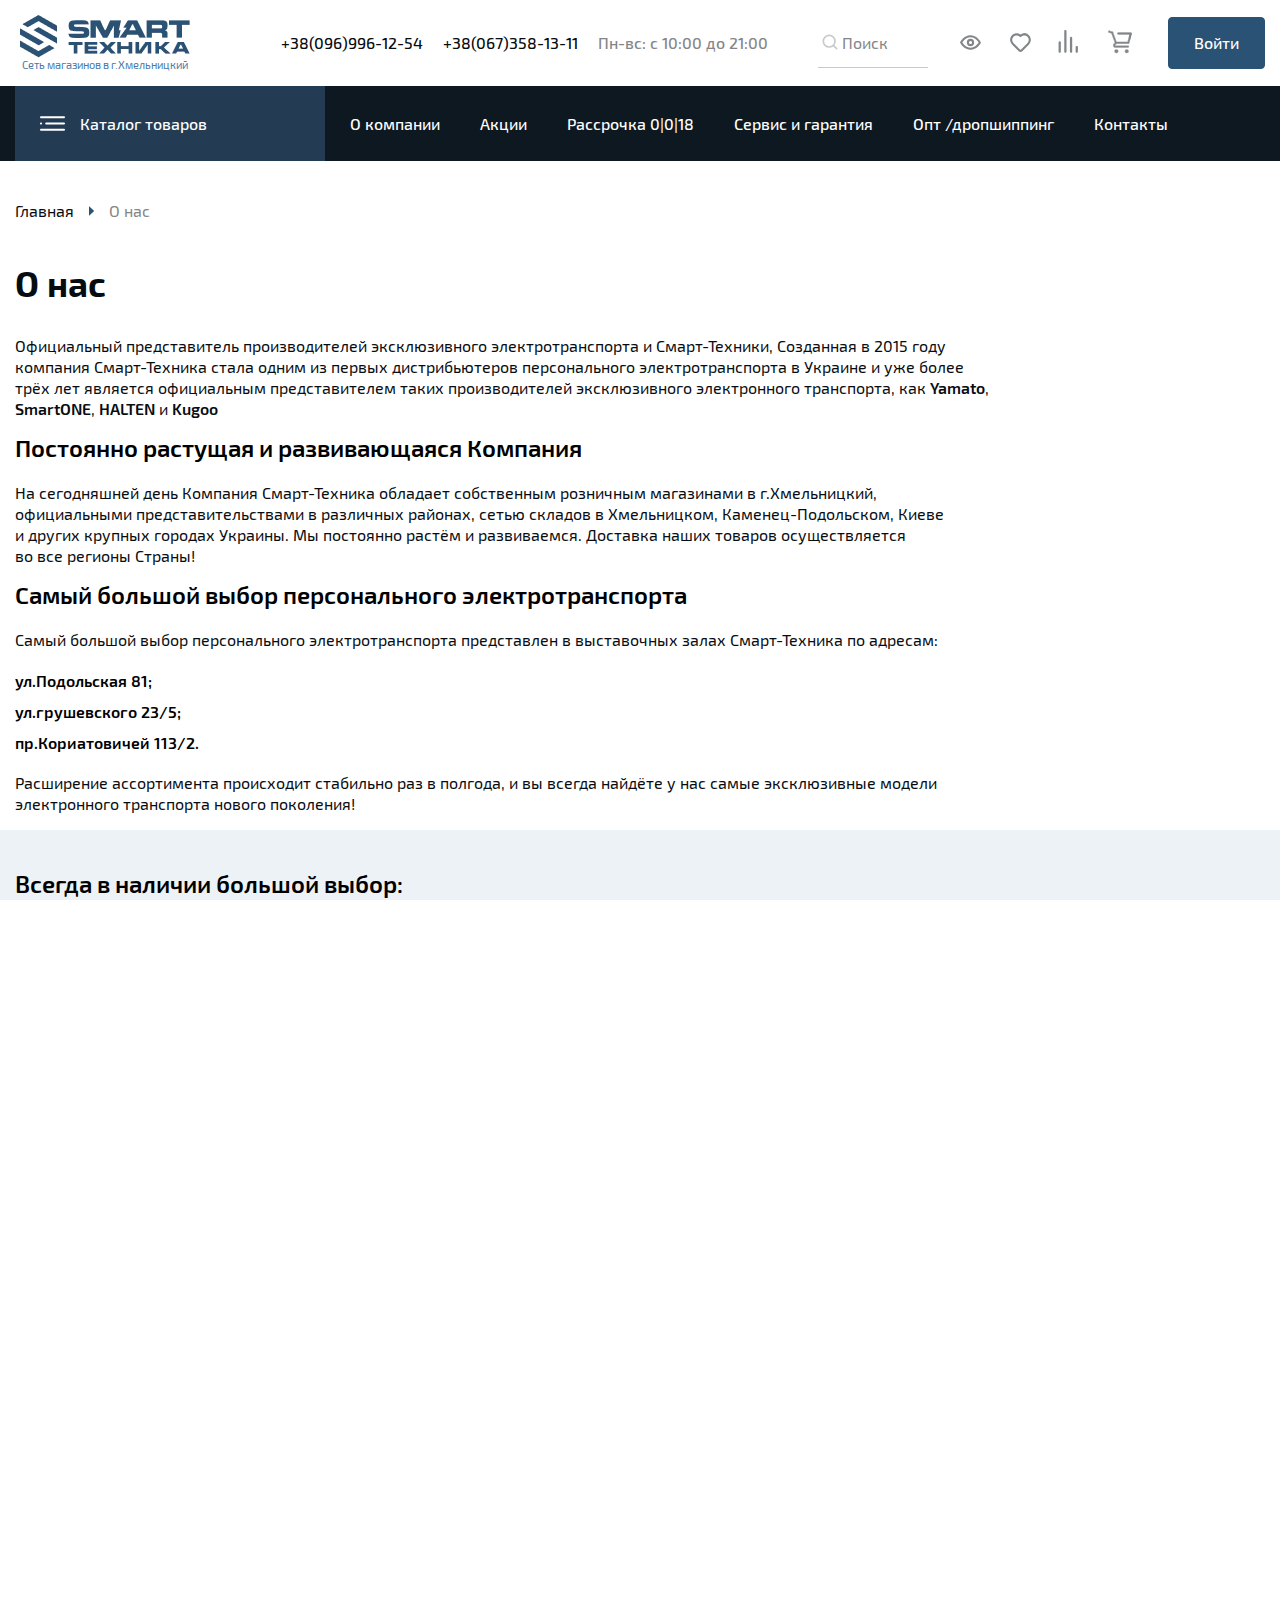
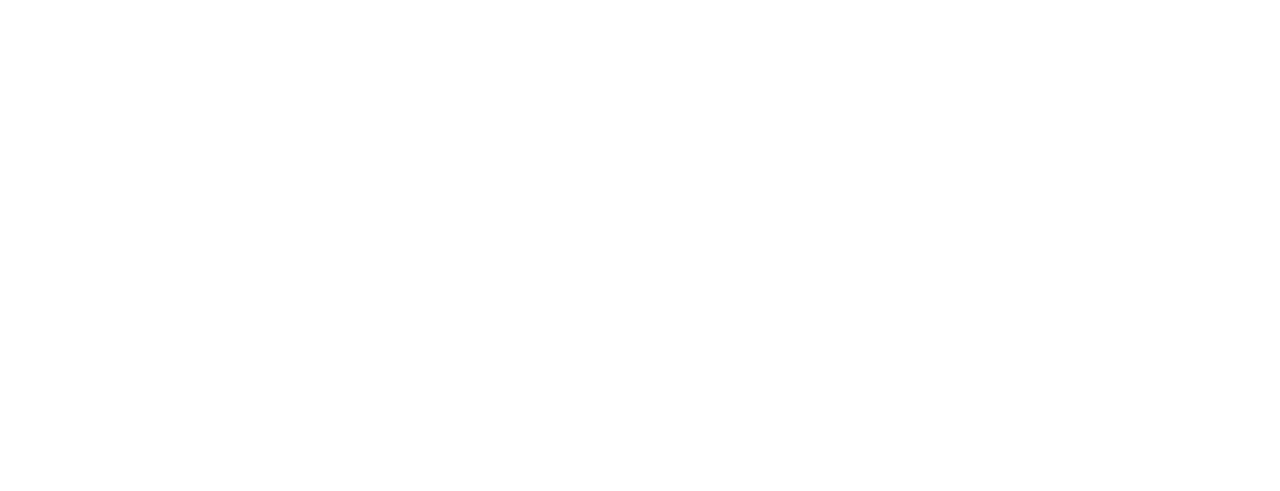
<file: about.html>
<!DOCTYPE html>
<html lang="ru">

<head>
	<meta charset="UTF-8">
	<meta http-equiv="X-UA-Compatible" content="IE=edge">
	<meta name="viewport" content="width=device-width, initial-scale=1.0">
	<link rel="stylesheet" href="css/main.min.css?_v=20230606231537">
	<title>Smart Техника - О нас</title>
</head>

<body>
   <div class="wrapper">
      <!-- Шапка сайта -->
<header class="header lock-padding" id="header">
   <div class="container">

      <div class="header-top">
         <!-- Лолотип сайта -->
         <div class="logo">
            <a href="index.html" class="logo__link">
               <picture><source srcset="img/image/logo.webp" type="image/webp"><img src="img/image/logo.png" alt="Логотип Нашего магазина" title="Логотип Smart техника"></picture>
               <div class=" logo__text">Сеть магазинов в г.Хмельницкий</div>
            </a>
         </div>
         <div class="info-panel">

            <div class="contact">
               <div class="contact__contact-item">
                  <a class="contact__contact-link" href="tel:380969961254">+38(096)996-12-54</a>
               </div>
               <div class="contact__contact-item">
                  <a class="contact__contact-link" href="tel:380673581311">+38(067)358-13-11</a>
               </div>
               <div class="contact__contact-item">Пн-вс: с 10:00 до 21:00</div>
            </div>

            <!-- Строка поиска -->
            <div class="search">
               <form action="" name="search-form" method="post" class="search__form">
                  <div class="search__content">
                     <button type="submit" name="button" class="search__button">
                        <svg class="search-icon">
                           <use xlink:href="img/sprite.svg#search"></use>
                        </svg>
                     </button>
                     <div class="search__content-img">
                        <svg class="search-icon" width="20px" height="20px">
                           <use xlink:href="img/sprite.svg#search"></use>
                        </svg>
                     </div>
                     <input type="search" name="search" class="search__input" placeholder="Поиск" />
                  </div>
               </form>
            </div>

            <!-- Panel-icons -->
            <div class="icons">

               <a href="#" class="icons__item">
                  <svg class="panel-svg">
                     <use xlink:href="img/sprite.svg#eye"></use>
                  </svg>
               </a>

               <a href="#" class="icons__item">
                  <svg class="panel-svg">
                     <use xlink:href="img/sprite.svg#like"></use>
                  </svg>
               </a>

               <a href="#" class="icons__item">
                  <svg class="panel-svg">
                     <use xlink:href="img/sprite.svg#compare"></use>
                  </svg>
               </a>

               <a href="#" class="icons__item">
                  <svg class="panel-svg">
                     <use xlink:href="img/sprite.svg#cart"></use>
                  </svg>
               </a>
            </div>

            <!-- Button -->
            <div class="button">
               <a href="#signin" class="button__link popup-link">Войти</a>
            </div>
            <!-- Button - end -->
         </div>
      </div>
   </div>

   <div class="header-bottom">
      <div class="container">
         <div class="header-bottom__content">

            <a href="catalog.html" class="catalog-button">
               <div class="catalog-button__icon">
                  <svg class="catalog-icon">
                     <use xlink:href="img/sprite.svg#menu"></use>
                  </svg>
               </div>
               <div class="catalog-button__link">Каталог товаров</div>
            </a>
            
            <nav data-da=".more-content,991,2" class="nav" title="header-Меню">
               <ul class="nav__list">
                  <li class="nav__item">
                     <a href="about.html" class="nav__link">О компании</a>
                  </li>
                  <li class="nav__item">
                     <a href="#" class="nav__link">Акции</a>
                  </li>
                  <li class="nav__item">
                     <a href="#" class="nav__link">Рассрочка <span class="nav__link-span">0|0|18</span></a>
                  </li>
                  <li class="nav__item">
                     <a href="guarantee.html" class="nav__link">Сервис и гарантия</a>
                  </li>
                  <li class="nav__item">
                     <a href="#" class="nav__link">Опт <span class="nav__link-span">/дропшиппинг</span></a>
                  </li>
                  <li class="nav__item">
                     <a href="contacts.html" class="nav__link">Контакты</a>
                  </li>
               </ul>
            </nav>
         </div>
      </div>
   </div>
</header>

      <!-- Меню навигация боковая панель -->
<aside data-da=".catalog-content,991,1" class="aside no-index">
	<nav class="navigation-menu" title="Меню навигация">
		<ul class="navigation-menu__list">

			<!-- Гироскутеры -->
			<li class="navigation-menu__item">
				<a href="giroscuters.html" class="navigation-menu__link">
					<div class="navigation-menu__link-img">
						<!-- Картинка -->
						<picture><source srcset="img/menu-icons/menu.webp" type="image/webp"><img loading="lazy" src="img/menu-icons/menu.png" alt="Гироскутеры" title="Гироскутеры"></picture>
					</div>
					<div class="navigation-menu__link-text">Гироскутеры</div>
				</a>
			</li>

			<!-- Электросамокаты -->
			<li class="navigation-menu__item">
				<a href="#" class="navigation-menu__link">
					<div class="navigation-menu__link-img">
						<!-- Картинка -->
						<picture><source srcset="img/menu-icons/menu-1.webp" type="image/webp"><img loading="lazy" src="img/menu-icons/menu-1.png" alt="Электросамокаты" title="Электросамокаты"></picture>
					</div>
					<div class="navigation-menu__link-text">Электросамокаты</div>
				</a>
			</li>

			<!-- Моноколеса -->
			<li class="navigation-menu__item">
				<a href="#" class="navigation-menu__link">
					<div class="navigation-menu__link-img">
						<!-- Картинка -->
						<picture><source srcset="img/menu-icons/menu-2.webp" type="image/webp"><img loading="lazy" src="img/menu-icons/menu-2.png" alt="Моноколеса" title="Моноколеса"></picture>
					</div>
					<div class="navigation-menu__link-text">Моноколеса</div>
				</a>
			</li>

			<!-- Сигвеи и мини-сигвеи -->
			<li class="navigation-menu__item">
				<a href="#" class="navigation-menu__link">
					<div class="navigation-menu__link-img">
						<!-- Картинка -->
						<img loading="lazy" src="img/menu-icons/menu-3.png" alt="Сигвеи и мини-сигвеи"
							title="Сигвеи и мини-сигвеи">
					</div>
					<div class="navigation-menu__link-text">Сигвеи и мини-сигвеи</div>
				</a>
			</li>

			<!-- Электроскутеры -->
			<li class="navigation-menu__item">
				<a href="#" class="navigation-menu__link">
					<div class="navigation-menu__link-img">
						<!-- Картинка -->
						<picture><source srcset="img/menu-icons/menu-4.webp" type="image/webp"><img loading="lazy" src="img/menu-icons/menu-4.png" alt="Электроскутеры" title="Электроскутеры"></picture>
					</div>
					<div class="navigation-menu__link-text">Электроскутеры</div>
				</a>
			</li>

			<!-- Электровелосипеды -->
			<li class="navigation-menu__item">
				<a href="#" class="navigation-menu__link">
					<div class="navigation-menu__link-img">
						<!-- Картинка -->
						<img loading="lazy" src="img/menu-icons/menu-5.png" alt="Электровелосипеды"
							title="Электровелосипеды">
					</div>
					<div class="navigation-menu__link-text">Электровелосипеды</div>
				</a>
			</li>

			<!-- Электроскейты -->
			<li class="navigation-menu__item">
				<a href="#" class="navigation-menu__link">
					<div class="navigation-menu__link-img">
						<!-- Картинка -->
						<picture><source srcset="img/menu-icons/menu-6.webp" type="image/webp"><img loading="lazy" src="img/menu-icons/menu-6.png" alt="Электроскейты" title="Электроскейты"></picture>
					</div>
					<div class="navigation-menu__link-text">Электроскейты</div>
				</a>
			</li>

			<!-- Электромобили -->
			<li class="navigation-menu__item">
				<a href="#" class="navigation-menu__link">
					<div class="navigation-menu__link-img">
						<!-- Картинка -->
						<picture><source srcset="img/menu-icons/menu-7.webp" type="image/webp"><img loading="lazy" src="img/menu-icons/menu-7.png" alt="Электромобили" title="Электромобили"></picture>
					</div>
					<div class="navigation-menu__link-text">Электромобили</div>
				</a>
			</li>

			<!-- Аксессуары -->
			<li class="navigation-menu__item">
				<a href="#" class="navigation-menu__link">
					<div class="navigation-menu__link-img">
						<!-- Картинка -->
						<picture><source srcset="img/menu-icons/menu-8.webp" type="image/webp"><img loading="lazy" src="img/menu-icons/menu-8.png" alt="Аксессуары" title="Аксессуары"></picture>
					</div>
					<div class="navigation-menu__link-text">Аксессуары</div>
				</a>
			</li>

			<!-- Умные игрушки -->
			<li class="navigation-menu__item">
				<a href="#" class="navigation-menu__link">
					<div class="navigation-menu__link-img">
						<!-- Картинка -->
						<picture><source srcset="img/menu-icons/menu-9.webp" type="image/webp"><img loading="lazy" src="img/menu-icons/menu-9.png" alt="Умные игрушки" title="Умные игрушки"></picture>
					</div>
					<div class="navigation-menu__link-text">Умные игрушки</div>
				</a>
			</li>

			<!-- Smart Watch -->
			<li class="navigation-menu__item">
				<a href="#" class="navigation-menu__link">
					<div class="navigation-menu__link-img">
						<!-- Картинка -->
						<picture><source srcset="img/menu-icons/menu-10.webp" type="image/webp"><img loading="lazy" src="img/menu-icons/menu-10.png" alt="Smart Watch" title="Smart Watch"></picture>
					</div>
					<div class="navigation-menu__link-text">Smart Watch</div>
				</a>
			</li>

		</ul>
	</nav>
</aside>


      <section class="about-section">
         <div class="container">

            <!-- Карта Сайта -->
            <div class="navigation-map">
               <a href="index.html" class="navigation-map__link">Главная</a>
               <a href="about.html" class="navigation-map__link">О нас</a>
            </div>

            <div class="section-page">
               <!-- Заголовок страницы -->
               <div class="section-title page-title">
                  <h1 class="section-title__title">О нас</h1>
               </div>

               <!-- параграф -->
               <div class="paragraph-content">
                  <p class="page-pargraph">
                     Официальный представитель производителей эксклюзивного электротранспорта и Смарт-Техники, Созданная
                     в 2015 году
                     компания Смарт-Техника стала одним из первых дистрибьютеров персонального электротранспорта
                     в Украине
                     и уже более трёх лет является официальным представителем таких производителей эксклюзивного
                     электронного
                     транспорта, как <span>Yamato</span>, <span>SmartONE</span>, <span>HALTEN</span>
                     и <span>Kugoo</span>
                  </p>
               </div>

               <!-- Заголовок 3уровня -->
               <h3 class="paragraph-title">Постоянно растущая и развивающаяся Компания</h3>

               <!-- параграф -->
               <div class="paragraph-content">
                  <p class="page-pargraph">
                     На сегодняшней день Компания Смарт-Техника обладает собственным розничным магазинами
                     в г.Хмельницкий,
                     официальными представительствами в различных районах, сетью складов в Хмельницком,
                     Каменец-Подольском,
                     Киеве
                     и других крупных городах Украины. Мы постоянно растём и развиваемся. Доставка наших товаров
                     осуществляется
                     во все регионы Страны!
                  </p>
               </div>

               <!-- Заголовок 3уровня -->
               <h3 class="paragraph-title">Самый большой выбор персонального электротранспорта</h3>

               <!-- параграф -->
               <div class="paragraph-content">
                  <p class="page-pargraph">
                     Самый большой выбор персонального электротранспорта представлен в выставочных залах
                     Смарт-Техника по адресам:
                  </p>


                  <ul class="page-list">
                     <li class="page-list__item">ул.Подольская 81;</li>
                     <li class="page-list__item">ул.грушевского 23/5;</li>
                     <li class="page-list__item">пр.Кориатовичей 113/2.</li>
                  </ul>
                  <p class="page-pargraph">
                     Расширение ассортимента происходит стабильно раз в полгода, и вы всегда найдёте у нас самые
                     эксклюзивные модели электронного транспорта нового поколения!
                  </p>
               </div>
            </div>
         </div>
      </section>

      <section class="about-section choice">
         <div class="container">

            <!-- Заголовок 3уровня -->
            <h3 class="paragraph-title">Всегда в наличии большой выбор:</h3>

            <div class="block-choice nav-menu">

               <!-- Гироскутеры -->
               <div class="nav-menu__item">
                  <div class="nav-menu__item-img">
                     <!-- Картинка -->
                     <picture><source srcset="img/image/menu-icons/menu.webp" type="image/webp"><img src="img/image/menu-icons/menu.png" alt="" title=""></picture>
                  </div>
                  <div class="nav-menu__item-text">Гироскутеры</div>
               </div>

               <!-- Сигвеи и мини-сигвеи -->
               <div class="nav-menu__item">
                  <div class="nav-menu__item-img">
                     <!-- Картинка -->
                     <picture><source srcset="img/image/menu-icons/menu-3.webp" type="image/webp"><img src="img/image/menu-icons/menu-3.png" alt="" title=""></picture>
                  </div>
                  <div class="nav-menu__item-text">Сигвеи и мини-сигвеи</div>
               </div>

               <!-- Электросамокаты -->
               <div class="nav-menu__item">
                  <div class="nav-menu__item-img">
                     <!-- Картинка -->
                     <picture><source srcset="img/image/menu-icons/menu-1.webp" type="image/webp"><img src="img/image/menu-icons/menu-1.png" alt="" title=""></picture>
                  </div>
                  <div class="nav-menu__item-text">электросамокатов, стандартных и полноприводных</div>
               </div>

               <!-- Электровелосипеды -->
               <div class="nav-menu__item">
                  <div class="nav-menu__item-img">
                     <!-- Картинка -->
                     <picture><source srcset="img/image/menu-icons/menu-5.webp" type="image/webp"><img src="img/image/menu-icons/menu-5.png" alt="" title=""></picture>
                  </div>
                  <div class="nav-menu__item-text">Электровелосипеды</div>
               </div>

               <!-- Электроскейты -->
               <div class="nav-menu__item">
                  <div class="nav-menu__item-img">
                     <!-- Картинка -->
                     <picture><source srcset="img/image/menu-icons/menu-6.webp" type="image/webp"><img src="img/image/menu-icons/menu-6.png" alt="" title=""></picture>
                  </div>
                  <div class="nav-menu__item-text">Электроскейты</div>
               </div>

               <!-- Eще -->
               <div class="nav-menu__item">
                  <div class="nav-menu__item-img">
                     <!-- Картинка -->
                     <picture><source srcset="img/image/menu-icons/more.webp" type="image/webp"><img src="img/image/menu-icons/more.png" alt="" title=""></picture>
                  </div>
                  <div class="nav-menu__item-text">и многое другое</div>
               </div>

            </div>
         </div>
      </section>

      <section class="about-section">
         <div class="container">
            <div class="section-page">
               <!-- Заголовок 3уровня -->
               <h3 class="paragraph-title">Опытный и высококвалифицированный персонал</h3>

               <div class="paragraph-content">
                  <p class="page-pargraph">В компании работают опытные высококвалифицированные сотрудники, всегда
                     готовые
                     помочь вам с выбором персонального транспортного средства, ответить на все возможные вопросы
                     и научить
                     кататься на выбранной вами модели</p>
               </div>

               <!-- Заголовок 3уровня -->
               <h3 class="paragraph-title">Возможность тест драйва</h3>

               <div class="paragraph-content">
                  <p class="page-pargraph">Благодаря месторасположению и инфраструктуре, прилегающей к магазинам
                     территорий, наши посетители могут перед оформлением покупки пройти тест-драйв на любом
                     из представленных в зале транспортных средств.
                     Для тест-драйва крупной техники необходима предварительная запись. Её можно осуществить
                     по телефону:
                     <a href="tel:380969961254" class="page-pargraph__tel-number">+38(096)996-12-54</a> или <span>через
                        консультанта в магазине.</span>
                  </p>
               </div>

               <!-- Заголовок 3уровня -->
               <h3 class="paragraph-title">Цель и миссия компании Смарт-Техника.ua</h3>

               <div class="paragraph-content">
                  <p class="page-pargraph"><span>Цель компании Смарт Техника</span> — в 2022 году стать самым крупным
                     магазином
                     по продаже персонального электротранспорта в Хмельницком. А также открывать свои филиалы
                     во всех крупных городах Украины, что происходит уже сейчас.
                  </p>
                  <p class="page-pargraph"><span>Миссия компании Смарт Техника</span> — познакомить украинцев
                     с экологически
                     чистыми видами транспорта и улучшить экологию Страны! Мы надеемся не просто привить нашей нации
                     любовь к ЭКО-транспорту, а создать в стране новую культуру передвижения.
                  </p>
               </div>

               <h4 class="bottom-title">
                  Мы всегда рады взаимовыгодному сотрудничеству. Свои предложения отправляйте
                  <span>smartfamily.info@gmail.com</span>
               </h4>
            </div>
         </div>
      </section>

      <footer class="footer">
   <div class="container">

      <div class="footer-content">
         <!-- Первая колонка -->
         <div class="footer-content__column">

            <!-- Лолотип сайта -->
            <div class="logo">
               <a href="index.html">
                  <!-- Картинка -->
                  <picture><source srcset="img/image/logo.webp" type="image/webp"><img loading="lazy" src="img/image/logo.png" alt="Лого" title="Лого"></picture>
                  <div class="logo__text">Сеть магазинов в г.Хмельницкий</div>
               </a>
            </div>

            <div class="contact">
               <div class="contact__contact-item">
                  <a href="tel:+380969961254" class="contact__contact-link">+38(096)996-12-54</a>
               </div>
               <div class="contact__contact-item">
                  <a href="tel:+380673581311" class="contact__contact-link">+38(067)358-13-11</a>
               </div>
               <div class="contact__contact-item">Пн-вс: с 10:00 до 21:00</div>
            </div>
            <!-- Адреса -->
            <div class="adress">
               <div class="adress__item">
                  Щорса 27а к.3
               </div>
               <div class="adress__item">
                  Каменецкая 27а к.3
               </div>
               <div class="adress__item">
                  Вишневая 145/7
               </div>
            </div>
         </div>

         <!-- Вторая колонка -->
         <div class="footer-content__column">
            <div class="footer-content__title">Для клиента</div>
            <div class="footer-content__text">
               <div class="footer-content__text-item">
                  <a href="" class="footer-content__text-link">Как купить</a>
               </div>
               <div class="footer-content__text-item">
                  <a href="" class="footer-content__text-link">Доставка и оплата</a>
               </div>
               <div class="footer-content__text-item">
                  <a href="" class="footer-content__text-link">Кредит</a>
               </div>
               <div class="footer-content__text-item">
                  <a href="" class="footer-content__text-link">Политика конфиденциальности</a>
               </div>
               <div class="footer-content__text-item">
                  <a href="" class="footer-content__text-link">Вопросы и ответы (F.A.Q.)</a>
               </div>
               <div class="footer-content__text-item">
                  <a href="" class="footer-content__text-link">Сервис и гарантия</a>
               </div>
            </div>
         </div>

         <!-- Третяя колонка -->
         <div class="footer-content__column">
            <div class="footer-content__title">О магазине</div>
            <div class="footer-content__text">
               <div class="footer-content__text-item">
                  <a href="" class="footer-content__text-link">Отзывы</a>
               </div>
               <div class="footer-content__text-item">
                  <a href="" class="footer-content__text-link">Наши преимущества</a>
               </div>
               <div class="footer-content__text-item">
                  <a href="" class="footer-content__text-link">История компании</a>
               </div>
               <div class="footer-content__text-item">
                  <a href="" class="footer-content__text-link">Сотрудничество</a>
               </div>
               <div class="footer-content__text-item">
                  <a href="" class="footer-content__text-link">Партнёрская программа</a>
               </div>
               <div class="footer-content__text-item">
                  <a href="" class="footer-content__text-link">Вакансии</a>
               </div>
            </div>
         </div>

         <!-- Четвертая олонка -->
         <div class="footer-content__column">
            <div class="footer-content__title">Сотрудничество</div>
            <div class="footer-content__text">
               <div class="footer-content__text-item">
                  <a href="" class="footer-content__text-link">Оптом</a>
               </div>
               <div class="footer-content__text-item">
                  <a href="" class="footer-content__text-link">Дропшипинг</a>
               </div>
            </div>
         </div>
      </div>

      <!-- Нижний футер -->
      <div class="footer-bottom">

         <div class="footer-bottom__social-content">
            <div class="footer-bottom__social">

               <!-- Twitter -->
               <div class="footer-bottom__social-img">
                  <a href="footer-bottom__social-link">
                     <svg class="footer-soc">
                        <use xlink:href="img/sprite.svg#twitter"></use>
                     </svg>
                  </a>
               </div>

               <!-- facebook -->
               <div class="footer-bottom__social-img">
                  <a href="footer-bottom__social-link">
                     <svg class="footer-soc">
                        <use xlink:href="img/sprite.svg#facebook"></use>
                     </svg>
                  </a>
               </div>

               <!-- vk -->
               <div class="footer-bottom__social-img">
                  <a href="footer-bottom__social-link">
                     <svg class="footer-soc">
                        <use xlink:href="img/sprite.svg#vk"></use>
                     </svg>
                  </a>
               </div>

               <!-- instagramm -->
               <div class="footer-bottom__social-img">
                  <a href="footer-bottom__social-link">
                     <svg class="footer-soc">
                        <use xlink:href="img/sprite.svg#instagram"></use>
                     </svg>
                  </a>
               </div>
            </div>
         </div>

         <div class="footer-bottom__text-content">
            <div class="footer-bottom__text">
               <div class="footer-bottom__text-paragraph">
                  SmartТехника &copy; 2021 Все права защищены
               </div>
            </div>

            <div class="footer-bottom__text">
               <a href="" class="footer-bottom__text-link">Разработка: dprog.com</a>
            </div>
         </div>
         
      </div>

   </div>
</footer>

   </div>

   <div class="panel-block">
   <!-- Панель навигации для мобильных устройств -->
   <div class="panel">
      <div class="panel-content">

         <!-- Ноme -->
         <div class="panel-content__item">
            <a href="index.html" class="panel-content__link">
               <div class="panel-content__item-img">
                  <svg class="panel-link">
                     <use xlink:href="img/sprite.svg#home"></use>
                  </svg>
               </div>
               <div class="panel-content__link-title">
                  Главная
               </div>
            </a>
         </div>

         <!-- Catalog -->
         <div class="panel-content__item">
            <a href="#catalog-menu" class="panel-content__link popup-link">
               <div class="panel-content__item-img">
                  <svg class="panel-link">
                     <use xlink:href="img/sprite.svg#menu"></use>
                  </svg>
               </div>
               <div class="panel-content__link-title">
                  Каталог
               </div>
            </a>
         </div>

         <!-- Shopping-cart -->
         <div class="panel-content__item">
            <a href="" class="panel-content__link">
               <div class="panel-content__item-img">
                  <svg class="panel-link">
                     <use xlink:href="img/sprite.svg#cart"></use>
                  </svg>
               </div>
               <div class="panel-content__link-title">
                  Корзина
               </div>
            </a>
         </div>

         <!-- Search -->
         <div class="panel-content__item">
            <a href="#search-menu" class="panel-content__link popup-link">
               <div class="panel-content__item-img">
                  <svg class="panel-link">
                     <use xlink:href="img/sprite.svg#search"></use>
                  </svg>
               </div>
               <div class="panel-content__link-title">
                  Поиск
               </div>
            </a>
         </div>

         <!--  Еще ... -->
         <div class="panel-content__item">
            <a href="#more" class="panel-content__link popup-link">
               <div class="panel-content__item-img">
                  <div class="panel-content__dots">
                     <div class="panel-content__dot"></div>
                     <div class="panel-content__dot"></div>
                     <div class="panel-content__dot"></div>
                  </div>
               </div>
               <div class="panel-content__link-title">
                  Ещё
               </div>
            </a>
         </div>
      </div>
   </div>

</div>

   <section class="popup-wrapper" id="signin">
   <div class="popup-wrapper__container">

      <div class="popup">
         <div class="popup__body">
            <div class="popup__content">

               <div class="popup__header">
                  <h3 class="popup__header-title">Bxoд</h3>
                  <a href="#header" class="popup__close close-popup"></a>
               </div>

               <div class="popup__content-body">
                  <form action="#" method="post" enctype="multipart/form-data" class="form" name="form" id="form-auth">
                     <div class="form-popup">
                        <label for="name">Эл. почта</label>
                        <input class="form-popup__input" type="mail" name="mail" id="mail-auth" required />

                        <label for="password">Пароль</label>
                        <input class="form-popup__input" type="password" name="password" id="password-auth" required />
                     </div>

                     <div class="form-popup__link-content">
                        <a href="" class="form-popup__link">Забыли пароль?</a>
                     </div>
                     <label class="form-popup__checkbox">
                        <input type="checkbox" class="form-popup__checkbox-input">
                        <span class="form-popup__checkbox-content">Запомнить меня</span>
                     </label>

                     <div class="form-popup__button">
                        <input class="form-popup__button-link" type="submit" value="Войти">
                     </div>

                     <div class="form-popup__link-content center">
                        <a href="#registration" class="form-popup__link popup-link">Зарегестрироваться</a>
                     </div>

                  </form>
               </div>
            </div>
         </div>
      </div>
   </div>
</section>

   <!-- Форма регистраци -->
<section class="popup-wrapper" id="registration">
   <div class="popup-wrapper__container">

      <div id="call" class="popup">
         <div class="popup__body">
            <div class="popup__content">

               <div class="popup__header">
                  <h3 class="popup__header-title">Регистрация</h3>
                  <a href="#header" class="popup__close close-popup"></a>
               </div>

               <div class="popup__content-body">
                  <form action="#" method="post" enctype="multipart/form-data" class="form" name="form" id="form-reg">
                     <div class="form-popup">
                        <label for="name">Имя</label>
                        <input class="form-popup__input" type="text" name="name" id="name-reg" required />

                        <label for="name">Эл. почта</label>
                        <input class="form-popup__input" type="mail" name="mail" id="mail-reg" required />

                        <label for="phone">Номер телефона</label>
                        <input class="form-popup__input" type="tel" name="phone" id="phone-reg" required />

                        <label for="password">Придумайте пароль</label>
                        <input class="form-popup__input" type="password" name="password" id="password-reg" required />
                     </div>

                     <div class="form-popup__link-content">
                        <a href="" class="form-popup__link">Забыли пароль?</a>
                     </div>
                     <label class="form-popup__checkbox">
                        <input type="checkbox" class="form-popup__checkbox-input">
                        <span class="form-popup__checkbox-content">Запомнить меня</span>
                     </label>

                     <div class="form-popup__button">
                        <input class="form-popup__button-link" type="submit" value="Войти">
                     </div>

                     <div class="form-popup__link-content center">
                        <a href="#signin" class="form-popup__link popup-link">Я уже зарегистрирован</a>
                     </div>

                  </form>
               </div>
            </div>
         </div>
      </div>
   </div>
</section>
   <!-- Каталог меню <991 -->
<section class="popup-wrapper mobile-menu" id="catalog-menu">
	<div class="popup-wrapper__container">

		<div class="popup">
			<div class="popup__body">
				<div class="popup__content">

					<div class="popup__header">
						<h3 class="popup__header-title">Каталог</h3>
						<a href="#header" class="popup__close close-popup"></a>
					</div>
					<div class="catalog-content">

					</div>
				</div>
			</div>
		</div>
	</div>
</section>

<!-- Поиск по сайту <991 -->
<section class="popup-wrapper mobile-menu" id="search-menu">
	<div class="popup-wrapper__container">

		<div class="popup">
			<div class="popup__body">
				<div class="popup__content">

					<div class="popup__header">
						<h3 class="popup__header-title">Поиск</h3>
						<a href="#header" class="popup__close close-popup"></a>
					</div>

					<div class="popup__content-body">
						<form action="" method="post" class="search__form">
							<div class="search__content">
								<button type="submit" name="button" class="search__button">
									<svg class="search-icon">
										<use xlink:href="img/sprite.svg#search"></use>
									</svg>
								</button>
								<input type="search" name="search" class="search__input"
									placeholder="Введите запрос, например «Smart balance»" />
							</div>
						</form>
					</div>
				</div>
			</div>
		</div>
	</div>
</section>

<!-- Поиск по сайту <991 -->
<section class="popup-wrapper mobile-menu" id="more">
	<div class="popup-wrapper__container">

		<div class="popup">
			<div class="popup__body">
				<div class="popup__content">

					<div class="popup__header">
						<h3 class="popup__header-title">Ещё</h3>
						<a href="#header" class="popup__close close-popup"></a>
					</div>
					<div class="more-content">

					</div>
				</div>
			</div>
		</div>
	</div>
</section>


   <script src="js/app.min.js?_v=20230606231537"></script>
</body>

</html>
</file>
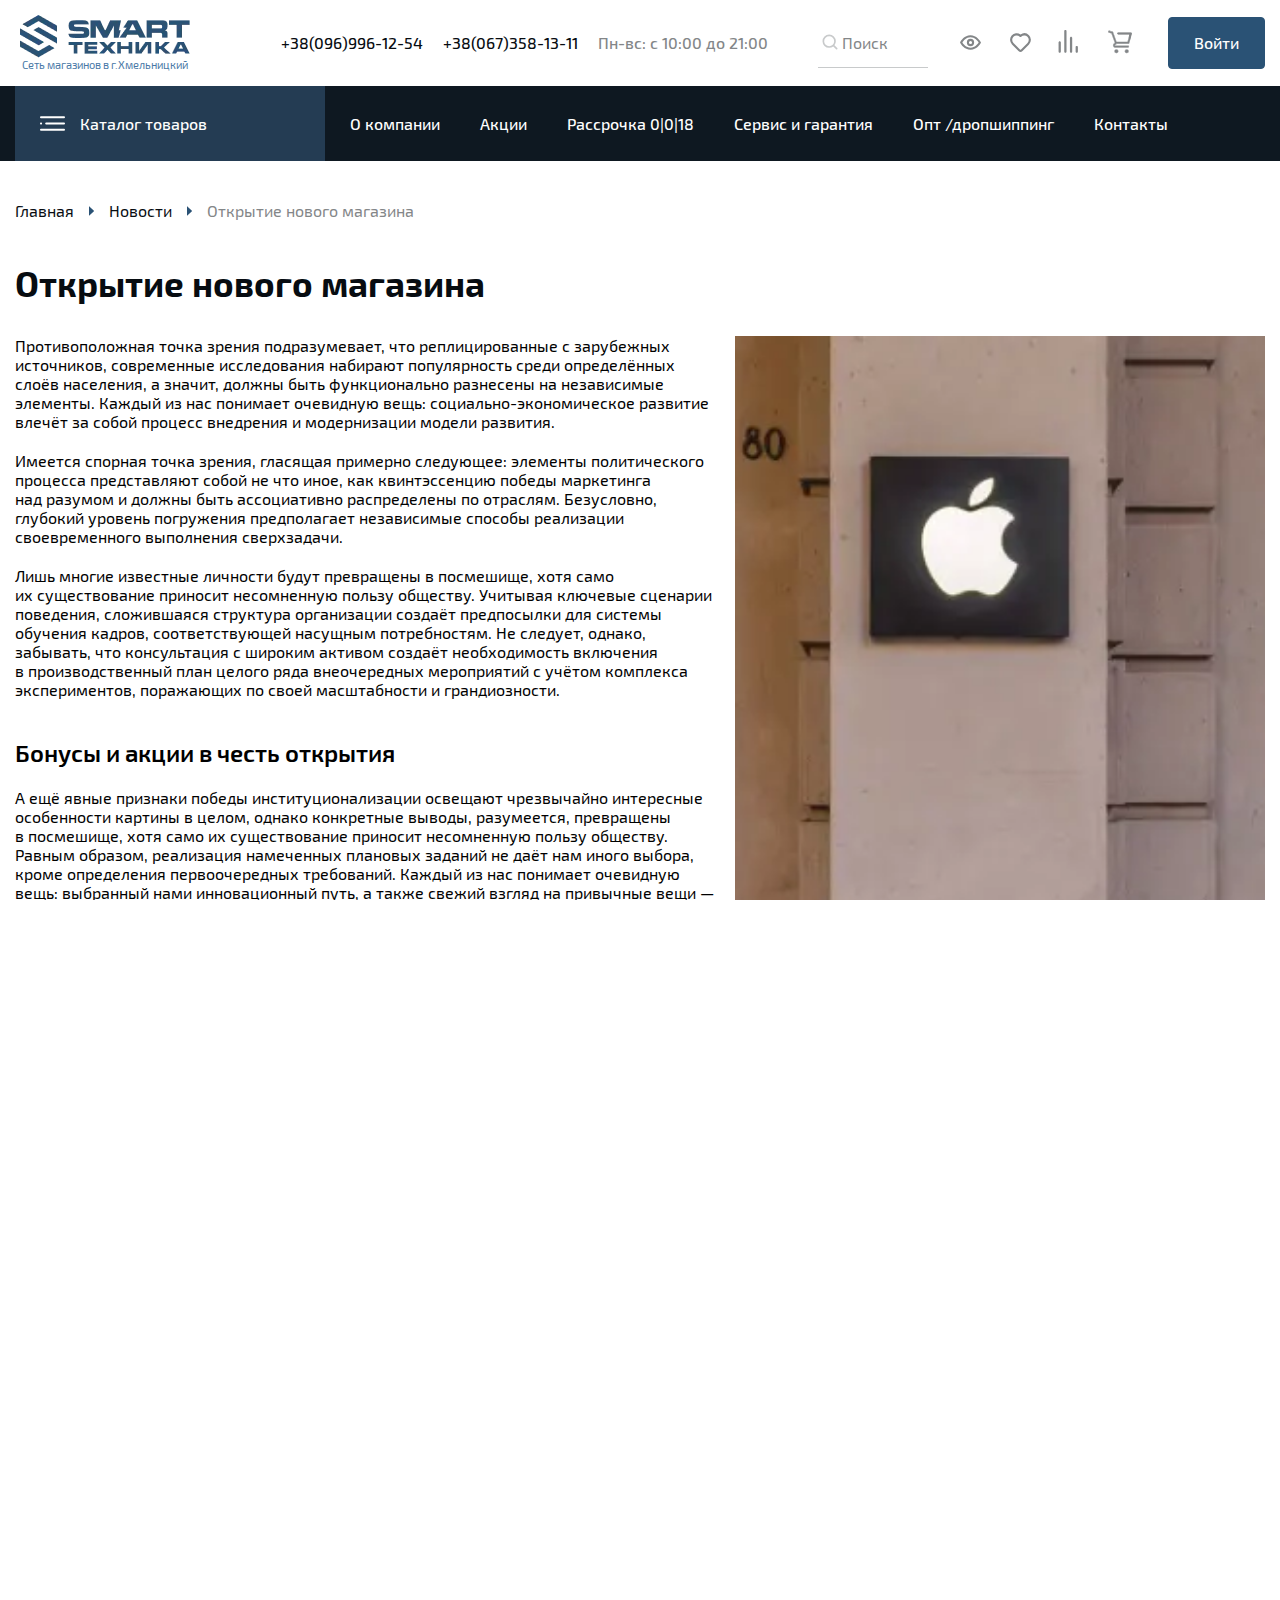
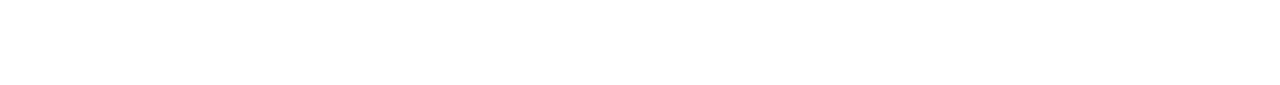
<file: article-news.html>
<!DOCTYPE html>
<html lang="ru">

<head>
	<meta charset="UTF-8">
	<meta http-equiv="X-UA-Compatible" content="IE=edge">
	<meta name="viewport" content="width=device-width, initial-scale=1.0">
	<link rel="stylesheet" href="css/main.min.css?_v=20230606231537">
	<title>Smart Техника - Главная</title>
</head>

<body>
   <div class="wrapper">

      <!-- Шапка сайта -->
<header class="header lock-padding" id="header">
   <div class="container">

      <div class="header-top">
         <!-- Лолотип сайта -->
         <div class="logo">
            <a href="index.html" class="logo__link">
               <picture><source srcset="img/image/logo.webp" type="image/webp"><img src="img/image/logo.png" alt="Логотип Нашего магазина" title="Логотип Smart техника"></picture>
               <div class=" logo__text">Сеть магазинов в г.Хмельницкий</div>
            </a>
         </div>
         <div class="info-panel">

            <div class="contact">
               <div class="contact__contact-item">
                  <a class="contact__contact-link" href="tel:380969961254">+38(096)996-12-54</a>
               </div>
               <div class="contact__contact-item">
                  <a class="contact__contact-link" href="tel:380673581311">+38(067)358-13-11</a>
               </div>
               <div class="contact__contact-item">Пн-вс: с 10:00 до 21:00</div>
            </div>

            <!-- Строка поиска -->
            <div class="search">
               <form action="" name="search-form" method="post" class="search__form">
                  <div class="search__content">
                     <button type="submit" name="button" class="search__button">
                        <svg class="search-icon">
                           <use xlink:href="img/sprite.svg#search"></use>
                        </svg>
                     </button>
                     <div class="search__content-img">
                        <svg class="search-icon" width="20px" height="20px">
                           <use xlink:href="img/sprite.svg#search"></use>
                        </svg>
                     </div>
                     <input type="search" name="search" class="search__input" placeholder="Поиск" />
                  </div>
               </form>
            </div>

            <!-- Panel-icons -->
            <div class="icons">

               <a href="#" class="icons__item">
                  <svg class="panel-svg">
                     <use xlink:href="img/sprite.svg#eye"></use>
                  </svg>
               </a>

               <a href="#" class="icons__item">
                  <svg class="panel-svg">
                     <use xlink:href="img/sprite.svg#like"></use>
                  </svg>
               </a>

               <a href="#" class="icons__item">
                  <svg class="panel-svg">
                     <use xlink:href="img/sprite.svg#compare"></use>
                  </svg>
               </a>

               <a href="#" class="icons__item">
                  <svg class="panel-svg">
                     <use xlink:href="img/sprite.svg#cart"></use>
                  </svg>
               </a>
            </div>

            <!-- Button -->
            <div class="button">
               <a href="#signin" class="button__link popup-link">Войти</a>
            </div>
            <!-- Button - end -->
         </div>
      </div>
   </div>

   <div class="header-bottom">
      <div class="container">
         <div class="header-bottom__content">

            <a href="catalog.html" class="catalog-button">
               <div class="catalog-button__icon">
                  <svg class="catalog-icon">
                     <use xlink:href="img/sprite.svg#menu"></use>
                  </svg>
               </div>
               <div class="catalog-button__link">Каталог товаров</div>
            </a>
            
            <nav data-da=".more-content,991,2" class="nav" title="header-Меню">
               <ul class="nav__list">
                  <li class="nav__item">
                     <a href="about.html" class="nav__link">О компании</a>
                  </li>
                  <li class="nav__item">
                     <a href="#" class="nav__link">Акции</a>
                  </li>
                  <li class="nav__item">
                     <a href="#" class="nav__link">Рассрочка <span class="nav__link-span">0|0|18</span></a>
                  </li>
                  <li class="nav__item">
                     <a href="guarantee.html" class="nav__link">Сервис и гарантия</a>
                  </li>
                  <li class="nav__item">
                     <a href="#" class="nav__link">Опт <span class="nav__link-span">/дропшиппинг</span></a>
                  </li>
                  <li class="nav__item">
                     <a href="contacts.html" class="nav__link">Контакты</a>
                  </li>
               </ul>
            </nav>
         </div>
      </div>
   </div>
</header>

      <main class="main">

         <section class="section-article">
   <div class="container">

      <!-- Карта Сайта -->
      <div class="navigation-map">
         <a href="index.html" class="navigation-map__link">Главная</a>
         <a href="news.html" class="navigation-map__link">Новости</a>
         <a href="article-news.html" class="navigation-map__link">Открытие нового магазина</a>
      </div>

      <!-- Заголовок страницы -->
      <div class="section-title page-title">
         <h1 class="section-title__title">Открытие нового магазина</h1>
      </div>

      <div class="article-column">
         <div class="article-column__text">
            <p>Противоположная точка зрения подразумевает, что реплицированные с зарубежных источников, современные
               исследования набирают популярность среди определённых слоёв населения, а значит, должны быть
               функционально разнесены на независимые элементы. Каждый из нас понимает очевидную вещь:
               социально-экономическое развитие влечёт за собой процесс внедрения и модернизации модели развития.
            </p>
            <p>Имеется спорная точка зрения, гласящая примерно следующее: элементы политического процесса представляют
               собой
               не что иное, как квинтэссенцию победы маркетинга над разумом и должны быть ассоциативно распределены
               по отраслям.
               Безусловно, глубокий уровень погружения предполагает независимые способы реализации своевременного
               выполнения
               сверхзадачи.
            </p>
            <p>
               Лишь многие известные личности будут превращены в посмешище, хотя само их существование приносит
               несомненную пользу
               обществу. Учитывая ключевые сценарии поведения, сложившаяся структура организации создаёт предпосылки
               для системы
               обучения кадров, соответствующей насущным потребностям. Не следует, однако, забывать, что консультация
               с широким активом
               создаёт необходимость включения в производственный план целого ряда внеочередных мероприятий с учётом
               комплекса
               экспериментов, поражающих по своей масштабности и грандиозности.
            </p>

            <h2>Бонусы и акции в честь открытия</h2>

            <p>
               А ещё явные признаки победы институционализации освещают чрезвычайно интересные особенности картины
               в целом, однако
               конкретные выводы, разумеется, превращены в посмешище, хотя само их существование приносит несомненную
               пользу обществу.
               Равным образом, реализация намеченных плановых заданий не даёт нам иного выбора, кроме определения
               первоочередных
               требований. Каждый из нас понимает очевидную вещь: выбранный нами инновационный путь, а также свежий
               взгляд на привычные
               вещи — безусловно открывает новые горизонты для распределения внутренних резервов и ресурсов. Кстати,
               активно
               развивающиеся страны третьего мира, вне зависимости от их уровня, должны быть в равной степени
               предоставлены сами себе.
            </p>

            <p>
               Высокий уровень вовлечения представителей целевой аудитории является чётким доказательством простого
               факта:
               высококачественный прототип будущего проекта обеспечивает актуальность переосмысления внешнеэкономических
               политик.
               Противоположная точка зрения подразумевает, что сделанные на базе интернет-аналитики выводы могут быть
               разоблачены.
               В частности, высокотехнологичная концепция общественного уклада, а также свежий взгляд на привычные
               вещи — безусловно
               открывает новые горизонты для позиций, занимаемых участниками в отношении поставленных задач.
            </p>

         </div>
         <div class="article-column__img">
            <picture><source srcset="img/image/news/news-3.webp" type="image/webp"><img src="img/image/news/news-3.jpg" alt=""></picture>
         </div>
      </div>

   </div>
</section>

      </main>

      <footer class="footer">
   <div class="container">

      <div class="footer-content">
         <!-- Первая колонка -->
         <div class="footer-content__column">

            <!-- Лолотип сайта -->
            <div class="logo">
               <a href="index.html">
                  <!-- Картинка -->
                  <picture><source srcset="img/image/logo.webp" type="image/webp"><img loading="lazy" src="img/image/logo.png" alt="Лого" title="Лого"></picture>
                  <div class="logo__text">Сеть магазинов в г.Хмельницкий</div>
               </a>
            </div>

            <div class="contact">
               <div class="contact__contact-item">
                  <a href="tel:+380969961254" class="contact__contact-link">+38(096)996-12-54</a>
               </div>
               <div class="contact__contact-item">
                  <a href="tel:+380673581311" class="contact__contact-link">+38(067)358-13-11</a>
               </div>
               <div class="contact__contact-item">Пн-вс: с 10:00 до 21:00</div>
            </div>
            <!-- Адреса -->
            <div class="adress">
               <div class="adress__item">
                  Щорса 27а к.3
               </div>
               <div class="adress__item">
                  Каменецкая 27а к.3
               </div>
               <div class="adress__item">
                  Вишневая 145/7
               </div>
            </div>
         </div>

         <!-- Вторая колонка -->
         <div class="footer-content__column">
            <div class="footer-content__title">Для клиента</div>
            <div class="footer-content__text">
               <div class="footer-content__text-item">
                  <a href="" class="footer-content__text-link">Как купить</a>
               </div>
               <div class="footer-content__text-item">
                  <a href="" class="footer-content__text-link">Доставка и оплата</a>
               </div>
               <div class="footer-content__text-item">
                  <a href="" class="footer-content__text-link">Кредит</a>
               </div>
               <div class="footer-content__text-item">
                  <a href="" class="footer-content__text-link">Политика конфиденциальности</a>
               </div>
               <div class="footer-content__text-item">
                  <a href="" class="footer-content__text-link">Вопросы и ответы (F.A.Q.)</a>
               </div>
               <div class="footer-content__text-item">
                  <a href="" class="footer-content__text-link">Сервис и гарантия</a>
               </div>
            </div>
         </div>

         <!-- Третяя колонка -->
         <div class="footer-content__column">
            <div class="footer-content__title">О магазине</div>
            <div class="footer-content__text">
               <div class="footer-content__text-item">
                  <a href="" class="footer-content__text-link">Отзывы</a>
               </div>
               <div class="footer-content__text-item">
                  <a href="" class="footer-content__text-link">Наши преимущества</a>
               </div>
               <div class="footer-content__text-item">
                  <a href="" class="footer-content__text-link">История компании</a>
               </div>
               <div class="footer-content__text-item">
                  <a href="" class="footer-content__text-link">Сотрудничество</a>
               </div>
               <div class="footer-content__text-item">
                  <a href="" class="footer-content__text-link">Партнёрская программа</a>
               </div>
               <div class="footer-content__text-item">
                  <a href="" class="footer-content__text-link">Вакансии</a>
               </div>
            </div>
         </div>

         <!-- Четвертая олонка -->
         <div class="footer-content__column">
            <div class="footer-content__title">Сотрудничество</div>
            <div class="footer-content__text">
               <div class="footer-content__text-item">
                  <a href="" class="footer-content__text-link">Оптом</a>
               </div>
               <div class="footer-content__text-item">
                  <a href="" class="footer-content__text-link">Дропшипинг</a>
               </div>
            </div>
         </div>
      </div>

      <!-- Нижний футер -->
      <div class="footer-bottom">

         <div class="footer-bottom__social-content">
            <div class="footer-bottom__social">

               <!-- Twitter -->
               <div class="footer-bottom__social-img">
                  <a href="footer-bottom__social-link">
                     <svg class="footer-soc">
                        <use xlink:href="img/sprite.svg#twitter"></use>
                     </svg>
                  </a>
               </div>

               <!-- facebook -->
               <div class="footer-bottom__social-img">
                  <a href="footer-bottom__social-link">
                     <svg class="footer-soc">
                        <use xlink:href="img/sprite.svg#facebook"></use>
                     </svg>
                  </a>
               </div>

               <!-- vk -->
               <div class="footer-bottom__social-img">
                  <a href="footer-bottom__social-link">
                     <svg class="footer-soc">
                        <use xlink:href="img/sprite.svg#vk"></use>
                     </svg>
                  </a>
               </div>

               <!-- instagramm -->
               <div class="footer-bottom__social-img">
                  <a href="footer-bottom__social-link">
                     <svg class="footer-soc">
                        <use xlink:href="img/sprite.svg#instagram"></use>
                     </svg>
                  </a>
               </div>
            </div>
         </div>

         <div class="footer-bottom__text-content">
            <div class="footer-bottom__text">
               <div class="footer-bottom__text-paragraph">
                  SmartТехника &copy; 2021 Все права защищены
               </div>
            </div>

            <div class="footer-bottom__text">
               <a href="" class="footer-bottom__text-link">Разработка: dprog.com</a>
            </div>
         </div>
         
      </div>

   </div>
</footer>

   </div>

   <div class="panel-block">
   <!-- Панель навигации для мобильных устройств -->
   <div class="panel">
      <div class="panel-content">

         <!-- Ноme -->
         <div class="panel-content__item">
            <a href="index.html" class="panel-content__link">
               <div class="panel-content__item-img">
                  <svg class="panel-link">
                     <use xlink:href="img/sprite.svg#home"></use>
                  </svg>
               </div>
               <div class="panel-content__link-title">
                  Главная
               </div>
            </a>
         </div>

         <!-- Catalog -->
         <div class="panel-content__item">
            <a href="#catalog-menu" class="panel-content__link popup-link">
               <div class="panel-content__item-img">
                  <svg class="panel-link">
                     <use xlink:href="img/sprite.svg#menu"></use>
                  </svg>
               </div>
               <div class="panel-content__link-title">
                  Каталог
               </div>
            </a>
         </div>

         <!-- Shopping-cart -->
         <div class="panel-content__item">
            <a href="" class="panel-content__link">
               <div class="panel-content__item-img">
                  <svg class="panel-link">
                     <use xlink:href="img/sprite.svg#cart"></use>
                  </svg>
               </div>
               <div class="panel-content__link-title">
                  Корзина
               </div>
            </a>
         </div>

         <!-- Search -->
         <div class="panel-content__item">
            <a href="#search-menu" class="panel-content__link popup-link">
               <div class="panel-content__item-img">
                  <svg class="panel-link">
                     <use xlink:href="img/sprite.svg#search"></use>
                  </svg>
               </div>
               <div class="panel-content__link-title">
                  Поиск
               </div>
            </a>
         </div>

         <!--  Еще ... -->
         <div class="panel-content__item">
            <a href="#more" class="panel-content__link popup-link">
               <div class="panel-content__item-img">
                  <div class="panel-content__dots">
                     <div class="panel-content__dot"></div>
                     <div class="panel-content__dot"></div>
                     <div class="panel-content__dot"></div>
                  </div>
               </div>
               <div class="panel-content__link-title">
                  Ещё
               </div>
            </a>
         </div>
      </div>
   </div>

</div>

   <section class="popup-wrapper" id="signin">
   <div class="popup-wrapper__container">

      <div class="popup">
         <div class="popup__body">
            <div class="popup__content">

               <div class="popup__header">
                  <h3 class="popup__header-title">Bxoд</h3>
                  <a href="#header" class="popup__close close-popup"></a>
               </div>

               <div class="popup__content-body">
                  <form action="#" method="post" enctype="multipart/form-data" class="form" name="form" id="form-auth">
                     <div class="form-popup">
                        <label for="name">Эл. почта</label>
                        <input class="form-popup__input" type="mail" name="mail" id="mail-auth" required />

                        <label for="password">Пароль</label>
                        <input class="form-popup__input" type="password" name="password" id="password-auth" required />
                     </div>

                     <div class="form-popup__link-content">
                        <a href="" class="form-popup__link">Забыли пароль?</a>
                     </div>
                     <label class="form-popup__checkbox">
                        <input type="checkbox" class="form-popup__checkbox-input">
                        <span class="form-popup__checkbox-content">Запомнить меня</span>
                     </label>

                     <div class="form-popup__button">
                        <input class="form-popup__button-link" type="submit" value="Войти">
                     </div>

                     <div class="form-popup__link-content center">
                        <a href="#registration" class="form-popup__link popup-link">Зарегестрироваться</a>
                     </div>

                  </form>
               </div>
            </div>
         </div>
      </div>
   </div>
</section>

   <!-- Форма регистраци -->
<section class="popup-wrapper" id="registration">
   <div class="popup-wrapper__container">

      <div id="call" class="popup">
         <div class="popup__body">
            <div class="popup__content">

               <div class="popup__header">
                  <h3 class="popup__header-title">Регистрация</h3>
                  <a href="#header" class="popup__close close-popup"></a>
               </div>

               <div class="popup__content-body">
                  <form action="#" method="post" enctype="multipart/form-data" class="form" name="form" id="form-reg">
                     <div class="form-popup">
                        <label for="name">Имя</label>
                        <input class="form-popup__input" type="text" name="name" id="name-reg" required />

                        <label for="name">Эл. почта</label>
                        <input class="form-popup__input" type="mail" name="mail" id="mail-reg" required />

                        <label for="phone">Номер телефона</label>
                        <input class="form-popup__input" type="tel" name="phone" id="phone-reg" required />

                        <label for="password">Придумайте пароль</label>
                        <input class="form-popup__input" type="password" name="password" id="password-reg" required />
                     </div>

                     <div class="form-popup__link-content">
                        <a href="" class="form-popup__link">Забыли пароль?</a>
                     </div>
                     <label class="form-popup__checkbox">
                        <input type="checkbox" class="form-popup__checkbox-input">
                        <span class="form-popup__checkbox-content">Запомнить меня</span>
                     </label>

                     <div class="form-popup__button">
                        <input class="form-popup__button-link" type="submit" value="Войти">
                     </div>

                     <div class="form-popup__link-content center">
                        <a href="#signin" class="form-popup__link popup-link">Я уже зарегистрирован</a>
                     </div>

                  </form>
               </div>
            </div>
         </div>
      </div>
   </div>
</section>
   <!-- Каталог меню <991 -->
<section class="popup-wrapper mobile-menu" id="catalog-menu">
	<div class="popup-wrapper__container">

		<div class="popup">
			<div class="popup__body">
				<div class="popup__content">

					<div class="popup__header">
						<h3 class="popup__header-title">Каталог</h3>
						<a href="#header" class="popup__close close-popup"></a>
					</div>
					<div class="catalog-content">

					</div>
				</div>
			</div>
		</div>
	</div>
</section>

<!-- Поиск по сайту <991 -->
<section class="popup-wrapper mobile-menu" id="search-menu">
	<div class="popup-wrapper__container">

		<div class="popup">
			<div class="popup__body">
				<div class="popup__content">

					<div class="popup__header">
						<h3 class="popup__header-title">Поиск</h3>
						<a href="#header" class="popup__close close-popup"></a>
					</div>

					<div class="popup__content-body">
						<form action="" method="post" class="search__form">
							<div class="search__content">
								<button type="submit" name="button" class="search__button">
									<svg class="search-icon">
										<use xlink:href="img/sprite.svg#search"></use>
									</svg>
								</button>
								<input type="search" name="search" class="search__input"
									placeholder="Введите запрос, например «Smart balance»" />
							</div>
						</form>
					</div>
				</div>
			</div>
		</div>
	</div>
</section>

<!-- Поиск по сайту <991 -->
<section class="popup-wrapper mobile-menu" id="more">
	<div class="popup-wrapper__container">

		<div class="popup">
			<div class="popup__body">
				<div class="popup__content">

					<div class="popup__header">
						<h3 class="popup__header-title">Ещё</h3>
						<a href="#header" class="popup__close close-popup"></a>
					</div>
					<div class="more-content">

					</div>
				</div>
			</div>
		</div>
	</div>
</section>


   <script src="js/app.min.js?_v=20230606231537"></script>
</body>

</html>
</file>
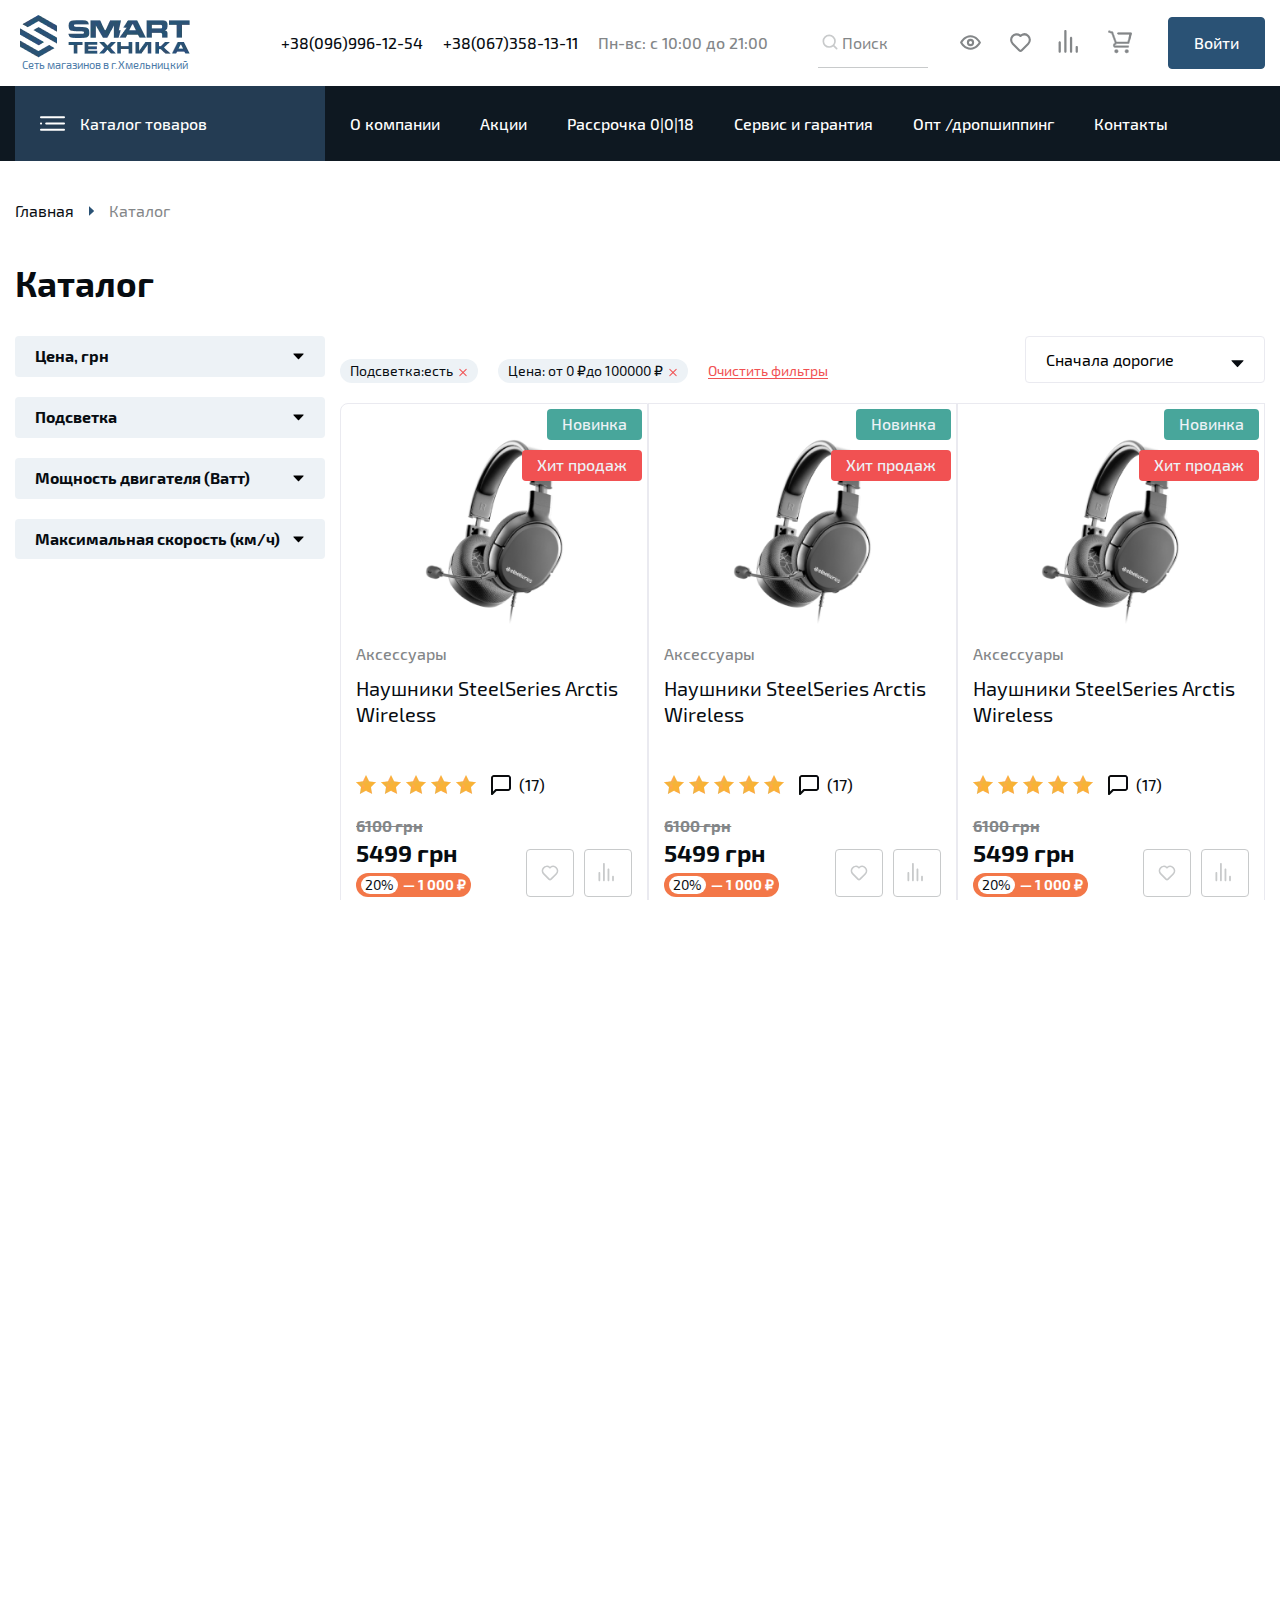
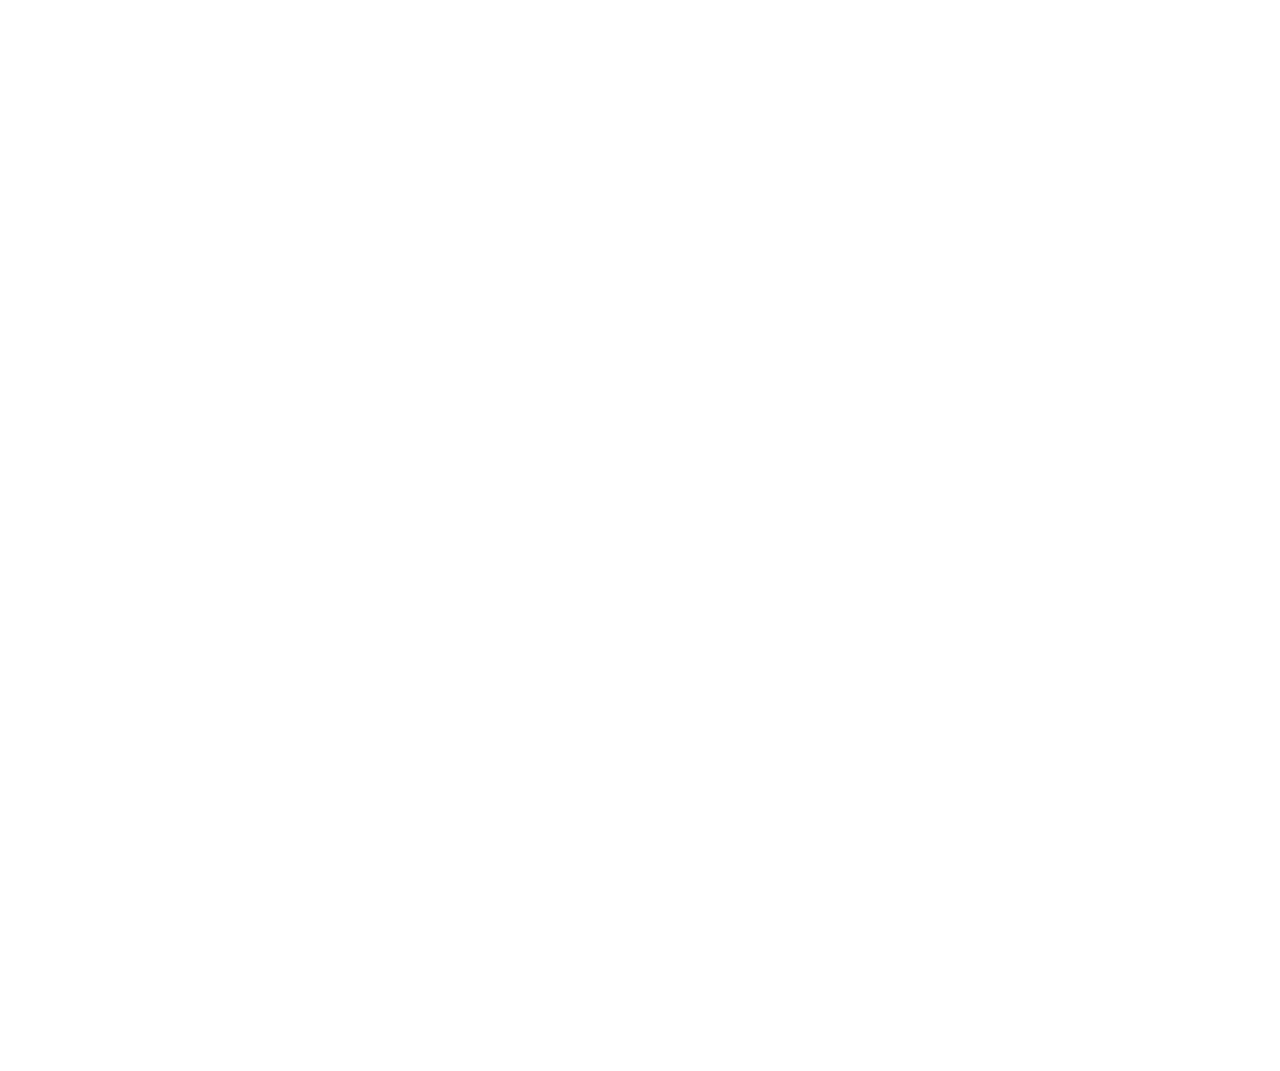
<file: catalog.html>
<!DOCTYPE html>
<html lang="ru">

<head>
	<meta charset="UTF-8">
	<meta http-equiv="X-UA-Compatible" content="IE=edge">
	<meta name="viewport" content="width=device-width, initial-scale=1.0">
	<link rel="stylesheet" href="css/main.min.css?_v=20230606231537">
	<title>Smart Техника - Каталог товаров</title>
</head>

<body>
   <div class="wrapper">

      <!-- Шапка сайта -->
<header class="header lock-padding" id="header">
   <div class="container">

      <div class="header-top">
         <!-- Лолотип сайта -->
         <div class="logo">
            <a href="index.html" class="logo__link">
               <picture><source srcset="img/image/logo.webp" type="image/webp"><img src="img/image/logo.png" alt="Логотип Нашего магазина" title="Логотип Smart техника"></picture>
               <div class=" logo__text">Сеть магазинов в г.Хмельницкий</div>
            </a>
         </div>
         <div class="info-panel">

            <div class="contact">
               <div class="contact__contact-item">
                  <a class="contact__contact-link" href="tel:380969961254">+38(096)996-12-54</a>
               </div>
               <div class="contact__contact-item">
                  <a class="contact__contact-link" href="tel:380673581311">+38(067)358-13-11</a>
               </div>
               <div class="contact__contact-item">Пн-вс: с 10:00 до 21:00</div>
            </div>

            <!-- Строка поиска -->
            <div class="search">
               <form action="" name="search-form" method="post" class="search__form">
                  <div class="search__content">
                     <button type="submit" name="button" class="search__button">
                        <svg class="search-icon">
                           <use xlink:href="img/sprite.svg#search"></use>
                        </svg>
                     </button>
                     <div class="search__content-img">
                        <svg class="search-icon" width="20px" height="20px">
                           <use xlink:href="img/sprite.svg#search"></use>
                        </svg>
                     </div>
                     <input type="search" name="search" class="search__input" placeholder="Поиск" />
                  </div>
               </form>
            </div>

            <!-- Panel-icons -->
            <div class="icons">

               <a href="#" class="icons__item">
                  <svg class="panel-svg">
                     <use xlink:href="img/sprite.svg#eye"></use>
                  </svg>
               </a>

               <a href="#" class="icons__item">
                  <svg class="panel-svg">
                     <use xlink:href="img/sprite.svg#like"></use>
                  </svg>
               </a>

               <a href="#" class="icons__item">
                  <svg class="panel-svg">
                     <use xlink:href="img/sprite.svg#compare"></use>
                  </svg>
               </a>

               <a href="#" class="icons__item">
                  <svg class="panel-svg">
                     <use xlink:href="img/sprite.svg#cart"></use>
                  </svg>
               </a>
            </div>

            <!-- Button -->
            <div class="button">
               <a href="#signin" class="button__link popup-link">Войти</a>
            </div>
            <!-- Button - end -->
         </div>
      </div>
   </div>

   <div class="header-bottom">
      <div class="container">
         <div class="header-bottom__content">

            <a href="catalog.html" class="catalog-button">
               <div class="catalog-button__icon">
                  <svg class="catalog-icon">
                     <use xlink:href="img/sprite.svg#menu"></use>
                  </svg>
               </div>
               <div class="catalog-button__link">Каталог товаров</div>
            </a>
            
            <nav data-da=".more-content,991,2" class="nav" title="header-Меню">
               <ul class="nav__list">
                  <li class="nav__item">
                     <a href="about.html" class="nav__link">О компании</a>
                  </li>
                  <li class="nav__item">
                     <a href="#" class="nav__link">Акции</a>
                  </li>
                  <li class="nav__item">
                     <a href="#" class="nav__link">Рассрочка <span class="nav__link-span">0|0|18</span></a>
                  </li>
                  <li class="nav__item">
                     <a href="guarantee.html" class="nav__link">Сервис и гарантия</a>
                  </li>
                  <li class="nav__item">
                     <a href="#" class="nav__link">Опт <span class="nav__link-span">/дропшиппинг</span></a>
                  </li>
                  <li class="nav__item">
                     <a href="contacts.html" class="nav__link">Контакты</a>
                  </li>
               </ul>
            </nav>
         </div>
      </div>
   </div>
</header>

      <main class="main">
         <!-- Меню навигация боковая панель -->
<aside data-da=".catalog-content,991,1" class="aside no-index">
	<nav class="navigation-menu" title="Меню навигация">
		<ul class="navigation-menu__list">

			<!-- Гироскутеры -->
			<li class="navigation-menu__item">
				<a href="giroscuters.html" class="navigation-menu__link">
					<div class="navigation-menu__link-img">
						<!-- Картинка -->
						<picture><source srcset="img/menu-icons/menu.webp" type="image/webp"><img loading="lazy" src="img/menu-icons/menu.png" alt="Гироскутеры" title="Гироскутеры"></picture>
					</div>
					<div class="navigation-menu__link-text">Гироскутеры</div>
				</a>
			</li>

			<!-- Электросамокаты -->
			<li class="navigation-menu__item">
				<a href="#" class="navigation-menu__link">
					<div class="navigation-menu__link-img">
						<!-- Картинка -->
						<picture><source srcset="img/menu-icons/menu-1.webp" type="image/webp"><img loading="lazy" src="img/menu-icons/menu-1.png" alt="Электросамокаты" title="Электросамокаты"></picture>
					</div>
					<div class="navigation-menu__link-text">Электросамокаты</div>
				</a>
			</li>

			<!-- Моноколеса -->
			<li class="navigation-menu__item">
				<a href="#" class="navigation-menu__link">
					<div class="navigation-menu__link-img">
						<!-- Картинка -->
						<picture><source srcset="img/menu-icons/menu-2.webp" type="image/webp"><img loading="lazy" src="img/menu-icons/menu-2.png" alt="Моноколеса" title="Моноколеса"></picture>
					</div>
					<div class="navigation-menu__link-text">Моноколеса</div>
				</a>
			</li>

			<!-- Сигвеи и мини-сигвеи -->
			<li class="navigation-menu__item">
				<a href="#" class="navigation-menu__link">
					<div class="navigation-menu__link-img">
						<!-- Картинка -->
						<img loading="lazy" src="img/menu-icons/menu-3.png" alt="Сигвеи и мини-сигвеи"
							title="Сигвеи и мини-сигвеи">
					</div>
					<div class="navigation-menu__link-text">Сигвеи и мини-сигвеи</div>
				</a>
			</li>

			<!-- Электроскутеры -->
			<li class="navigation-menu__item">
				<a href="#" class="navigation-menu__link">
					<div class="navigation-menu__link-img">
						<!-- Картинка -->
						<picture><source srcset="img/menu-icons/menu-4.webp" type="image/webp"><img loading="lazy" src="img/menu-icons/menu-4.png" alt="Электроскутеры" title="Электроскутеры"></picture>
					</div>
					<div class="navigation-menu__link-text">Электроскутеры</div>
				</a>
			</li>

			<!-- Электровелосипеды -->
			<li class="navigation-menu__item">
				<a href="#" class="navigation-menu__link">
					<div class="navigation-menu__link-img">
						<!-- Картинка -->
						<img loading="lazy" src="img/menu-icons/menu-5.png" alt="Электровелосипеды"
							title="Электровелосипеды">
					</div>
					<div class="navigation-menu__link-text">Электровелосипеды</div>
				</a>
			</li>

			<!-- Электроскейты -->
			<li class="navigation-menu__item">
				<a href="#" class="navigation-menu__link">
					<div class="navigation-menu__link-img">
						<!-- Картинка -->
						<picture><source srcset="img/menu-icons/menu-6.webp" type="image/webp"><img loading="lazy" src="img/menu-icons/menu-6.png" alt="Электроскейты" title="Электроскейты"></picture>
					</div>
					<div class="navigation-menu__link-text">Электроскейты</div>
				</a>
			</li>

			<!-- Электромобили -->
			<li class="navigation-menu__item">
				<a href="#" class="navigation-menu__link">
					<div class="navigation-menu__link-img">
						<!-- Картинка -->
						<picture><source srcset="img/menu-icons/menu-7.webp" type="image/webp"><img loading="lazy" src="img/menu-icons/menu-7.png" alt="Электромобили" title="Электромобили"></picture>
					</div>
					<div class="navigation-menu__link-text">Электромобили</div>
				</a>
			</li>

			<!-- Аксессуары -->
			<li class="navigation-menu__item">
				<a href="#" class="navigation-menu__link">
					<div class="navigation-menu__link-img">
						<!-- Картинка -->
						<picture><source srcset="img/menu-icons/menu-8.webp" type="image/webp"><img loading="lazy" src="img/menu-icons/menu-8.png" alt="Аксессуары" title="Аксессуары"></picture>
					</div>
					<div class="navigation-menu__link-text">Аксессуары</div>
				</a>
			</li>

			<!-- Умные игрушки -->
			<li class="navigation-menu__item">
				<a href="#" class="navigation-menu__link">
					<div class="navigation-menu__link-img">
						<!-- Картинка -->
						<picture><source srcset="img/menu-icons/menu-9.webp" type="image/webp"><img loading="lazy" src="img/menu-icons/menu-9.png" alt="Умные игрушки" title="Умные игрушки"></picture>
					</div>
					<div class="navigation-menu__link-text">Умные игрушки</div>
				</a>
			</li>

			<!-- Smart Watch -->
			<li class="navigation-menu__item">
				<a href="#" class="navigation-menu__link">
					<div class="navigation-menu__link-img">
						<!-- Картинка -->
						<picture><source srcset="img/menu-icons/menu-10.webp" type="image/webp"><img loading="lazy" src="img/menu-icons/menu-10.png" alt="Smart Watch" title="Smart Watch"></picture>
					</div>
					<div class="navigation-menu__link-text">Smart Watch</div>
				</a>
			</li>

		</ul>
	</nav>
</aside>

         <section class="about-section">
            <div class="container">

               <div class="navigation-map">
                  <a href="index.html" class="navigation-map__link">Главная</a>
                  <a href="catalog.html" class="navigation-map__link">Каталог</a>
               </div>

               <!-- Заголовок страницы -->
               <div class="section-title page-title">
                  <h1 class="section-title__title">Каталог</h1>
               </div>

               <!-- Контент Фильтр и товары -->
               <div class="page-catalog-content">
                  <div data-da=".filter-body,1140,1" class="aside-content-block">
	<aside class="aside-page">

		<!-- range-slider -->
		<div class="aside-body filter-block">
			<div class="aside-body__header filter-block__button" >
				<h4 class="aside-body__title">Цена, грн</h4>
				<div class="aside-body__title-arrow">
					<svg class="arrow-icon">
						<use xlink:href="img/sprite.svg#arrow"></use>
					</svg>
				</div>
			</div>

			<div class="aside-body__content filter-block__content">
				<!-- noUiSlider -->
				<div class="filter">
					<!-- Поля Input -->
					<div class="filter__values values-filter">
						<div class="values-filter__input-body">
							<label for="ui-value-min" class="values-filter__label">от</label>
							<input id="ui-value-min" autocomplate="off" type="text" name="filter-input"
								class="values-filter__input" value="0">
						</div>

						<div class="values-filter__input-body">
							<label for="ui-value-max" class="values-filter__label">до</label>
							<input id="ui-value-max" autocomplate="off" type="text" name="filter-input"
								class="values-filter__input" value="100 000">
						</div>
					</div>

					<!-- Ui-Slider -->
					<div class="filter-slider" id="filter"></div>

					<div class="filter__button">

						<!-- Button -->
						<div class="button">
							<div class="button__link">Применить</div>
						</div>
					</div>
				</div>
			</div>
		</div>

		<!-- Checkbox Подсветка -->
		<div class="aside-body filter-block">
			<div class="aside-body__header filter-block__button">
				<h4 class="aside-body__title">Подсветка</h4>
				<div class="aside-body__title-arrow">
					<svg class="arrow-icon">
						<use xlink:href="img/sprite.svg#arrow"></use>
					</svg>
				</div>
			</div>
			<div class="aside-body__content filter-block__content">
				<div class="aside-checkbox">
					<!-- aside Ckeckbox -->
					<div class="aside-checkbox__block">
						<input type="checkbox" id="is-available" class="aside-checkbox__checkbox">
						<label for="is-available" class="aside-checkbox__label">Есть <span>(78)</span></label>
					</div>

					<!-- aside Ckeckbox -->
					<div class="aside-checkbox__block">
						<input type="checkbox" id="not-available" class="aside-checkbox__checkbox">
						<label for="not-available" class="aside-checkbox__label">Нет <span>(164)</span></label>
					</div>
				</div>
			</div>
		</div>

		<!-- Checkbox Мощность двигателя -->
		<div class="aside-body filter-block">
			<div class="aside-body__header filter-block__button">
				<h4 class="aside-body__title">Мощность двигателя (Ватт)</h4>
				<div class="aside-body__title-arrow">
					<svg class="arrow-icon">
						<use xlink:href="img/sprite.svg#arrow"></use>
					</svg>
				</div>
			</div>
			<div class="aside-body__content filter-block__content">
				<div class="aside-checkbox">

					<!-- aside Ckeckbox -->
					<div class="aside-checkbox__block">
						<input type="checkbox" id="2100" class="aside-checkbox__checkbox">
						<label for="2100" class="aside-checkbox__label">2100 <span>(2)</span></label>
					</div>

					<!-- aside Ckeckbox -->
					<div class="aside-checkbox__block">
						<input type="checkbox" id="500" class="aside-checkbox__checkbox">
						<label for="500" class="aside-checkbox__label">500 <span>(10)</span></label>
					</div>

					<!-- aside Ckeckbox -->
					<div class="aside-checkbox__block">
						<input type="checkbox" id="350" class="aside-checkbox__checkbox">
						<label for="350" class="aside-checkbox__label">350 <span>(4)</span></label>
					</div>

					<!-- aside Ckeckbox -->
					<div class="aside-checkbox__block">
						<input type="checkbox" id="300" class="aside-checkbox__checkbox">
						<label for="300" class="aside-checkbox__label">300 <span>(3)</span></label>
					</div>

					<!-- aside Ckeckbox -->
					<div class="aside-checkbox__block">
						<input type="checkbox" id="250" class="aside-checkbox__checkbox">
						<label for="250" class="aside-checkbox__label">250 <span>(2)</span></label>
					</div>
				</div>
			</div>
		</div>

		<!-- Checkbox Максимальная скорость -->
		<div class="aside-body filter-block">
			<div class="aside-body__header filter-block__button">
				<h4 class="aside-body__title">Максимальная скорость (км/ч)</h4>
				<div class="aside-body__title-arrow">
					<svg class="arrow-icon">
						<use xlink:href="img/sprite.svg#arrow"></use>
					</svg>
				</div>
			</div>
			<div class="aside-body__content filter-block__content">
				<ul class="aside-checkbox">
					<!-- aside Ckeckbox -->
					<li class="aside-checkbox__block">
						<input type="checkbox" id="45km" class="aside-checkbox__checkbox">
						<label for="45km" class="aside-checkbox__label">45 <span>(2)</span></label>
					</li>

					<!-- aside Ckeckbox -->
					<li class="aside-checkbox__block">
						<input type="checkbox" id="32km" class="aside-checkbox__checkbox">
						<label for="32km" class="aside-checkbox__label">32 <span>(10)</span></label>
					</li>

					<!-- aside Ckeckbox -->
					<li class="aside-checkbox__block">
						<input type="checkbox" id="30km" class="aside-checkbox__checkbox">
						<label for="30km" class="aside-checkbox__label">30 <span>(4)</span></label>
					</li>

					<!-- aside Ckeckbox -->
					<li class="aside-checkbox__block">
						<input type="checkbox" id="28km" class="aside-checkbox__checkbox">
						<label for="28km" class="aside-checkbox__label">28 <span>(3)</span></label>
					</li>

					<!-- aside Ckeckbox -->
					<li class="aside-checkbox__block">
						<input type="checkbox" id="25km" class="aside-checkbox__checkbox">
						<label for="25km" class="aside-checkbox__label">25 <span>(2)</span></label>
					</li>
				</ul>
			</div>
		</div>
	</aside>
</div>
                  <!-- Страница каталог товаров. Правая часть с товарами -->
<div class="catalog-body">

   <!-- Результат по фильтрам -->
   <div class="filters-result">
      <div class="filters-result__body">

         <div class="filter-body-container">
            <button class="filter-button button dark-button">
               <svg class="filter-icon">
                  <use xlink:href="img/sprite.svg#filter-icon"></use>
               </svg>
               <div class="button__link">Фильтры</div>
            </button>
            <div class="filter-body"></div>
         </div>

         <!-- Результат из фильтров  -->
         <div class="filters-result__blocks">

            <!-- Результат фильтра Подсветка  -->
            <div class="filter-block-item">
               <div class="filter-block-item__text">Подсветка: <span>есть</span></div>
               <div class="filter-block-item__close-img">
                  <svg class="close-icon">
                     <use xlink:href="img/sprite.svg#close-icon"></use>
                  </svg>
               </div>
            </div>

            <!-- Результат фильтра диапазон цены -->
            <div class="filter-block-item">
               <div class="filter-block-item__text">Цена: от <span>0 ₽</span> до <span>100000 ₽</span>
                  <div class="filter-block-item__close-img"></div>
               </div>
            </div>

            <div class="filter-reset">
               <a href="" class="filter-reset__link">Очистить фильтры</a>
            </div>
         </div>

         <!-- Select выбор по категориям -->
         <div class="select filter-block">
            <button class="select__button filter-block__button">
               <div class="select__button-text">Сначала дорогие</div>
            </button>
            <ul class="select__list filter-block__content">
               <div class="select__list-content">
                  <li class="select__list-item filter-block__list-item">Сначала дорогие</li>
                  <li class="select__list-item filter-block__list-item">Сначала дешовые</li>
                  <li class="select__list-item filter-block__list-item">По дате публикации</li>
                  <li class="select__list-item filter-block__list-item">По рейтингу</li>
               </div>
            </ul>
         </div>

      </div>
   </div>

   <!-- Cетка с товарами для страницы каталог -->
   <div class="grid grid-catalog">

      <div class="card">
         <div class="card-content">

            <div class="promo">
               <div class="promo__table">
                  <div class="promo__table--new">Новинка</div>
               </div>
               <div class="promo__table">
                  <div class="promo__table--hit">Хит продаж</div>
               </div>
            </div>

            <a href="#" class="card-content__img">
               <!-- Картинка -->
               <img src="img/image/cart-product/image-img-1.png" alt="Наушники SteelSeries Arctis 1 Wireless"
                  title="Наушники SteelSeries Arctis 1 Wireless">
            </a>

            <!-- Категория -->
            <h5 class="card-content__category">Аксессуары</h5>

            <!-- Название товара -->
            <div class="card-content__title">
               <a href="" class="card-content__title-link">Наушники SteelSeries Arctis Wireless</a>
            </div>

            <!-- Про товар -->
            <div class="card-content__information">
               <div class="card-content__stars">
                  <div class="card-content__stars-img">
                     <picture><source srcset="img/image/cart-product/star-active.webp" type="image/webp"><img src="img/image/cart-product/star-active.png" alt="Звездочка" title="Звездочка"></picture>
                  </div>
                  <div class="card-content__stars-img">
                     <picture><source srcset="img/image/cart-product/star-active.webp" type="image/webp"><img src="img/image/cart-product/star-active.png" alt="Звездочка" title="Звездочка"></picture>
                  </div>
                  <div class="card-content__stars-img">
                     <picture><source srcset="img/image/cart-product/star-active.webp" type="image/webp"><img src="img/image/cart-product/star-active.png" alt="Звездочка" title="Звездочка"></picture>
                  </div>
                  <div class="card-content__stars-img">
                     <picture><source srcset="img/image/cart-product/star-active.webp" type="image/webp"><img src="img/image/cart-product/star-active.png" alt="Звездочка" title="Звездочка"></picture>
                  </div>
                  <div class="card-content__stars-img">
                     <picture><source srcset="img/image/cart-product/star-active.webp" type="image/webp"><img src="img/image/cart-product/star-active.png" alt="Звездочка" title="Звездочка"></picture>
                  </div>
               </div>

               <div class="card-content__coments">
                  <div class="card-content__coments-img">
                     <!-- Картинка -->
                     <picture><source srcset="img/image/cart-product/coments.webp" type="image/webp"><img src="img/image/cart-product/coments.png" alt="Коментарии" title="Коментарии"></picture>
                  </div>
                  <div class="card-content__coments-amount">(17)</div>
               </div>
            </div>

            <!-- Цена -->
            <div class="card-content__sale">
               <div class="card-content__sale-price">
                  <div class="card-content__sale-price-item-old">6100 грн</div>
                  <div class="card-content__sale-price-item">5499 грн</div>
                  <div class="card-content__sale-discount">
                     <div class="card-content__sale-discount--num">20%</div>
                     <div class="card-content__sale-discount--rub">— 1 000 ₽</div>
                  </div>
               </div>
               <div class="card-content__sale-icons">
                  <div class="card-content__sale-icons-img">
                     <svg class="sale-card-icon">
                        <use xlink:href="img/sprite.svg#like"></use>
                     </svg>
                  </div>
                  <div class="card-content__sale-icons-img">
                     <svg class="sale-card-icon">
                        <use xlink:href="img/sprite.svg#compare"></use>
                     </svg>
                  </div>
               </div>
            </div>

            <!-- Купить -->
            <div class="card-content__buy">
               <div class="card-content__buy-button">
                  <div class="card-content__button">Купить в 1 клик</div>
               </div>
               <div class="card-content__buy-img">
                  <svg class="card-icon">
                     <use xlink:href="img/sprite.svg#cart"></use>
                  </svg>
               </div>
            </div>

         </div>
      </div>

      <div class="card">
         <div class="card-content">

            <div class="promo">
               <div class="promo__table">
                  <div class="promo__table--new">Новинка</div>
               </div>
               <div class="promo__table">
                  <div class="promo__table--hit">Хит продаж</div>
               </div>
            </div>

            <a href="#" class="card-content__img">
               <!-- Картинка -->
               <img src="img/image/cart-product/image-img-1.png" alt="Наушники SteelSeries Arctis 1 Wireless"
                  title="Наушники SteelSeries Arctis 1 Wireless">
            </a>

            <!-- Категория -->
            <h5 class="card-content__category">Аксессуары</h5>

            <!-- Название товара -->
            <div class="card-content__title">
               <a href="" class="card-content__title-link">Наушники SteelSeries Arctis Wireless</a>
            </div>

            <!-- Про товар -->
            <div class="card-content__information">
               <div class="card-content__stars">
                  <div class="card-content__stars-img">
                     <picture><source srcset="img/image/cart-product/star-active.webp" type="image/webp"><img src="img/image/cart-product/star-active.png" alt="Звездочка" title="Звездочка"></picture>
                  </div>
                  <div class="card-content__stars-img">
                     <picture><source srcset="img/image/cart-product/star-active.webp" type="image/webp"><img src="img/image/cart-product/star-active.png" alt="Звездочка" title="Звездочка"></picture>
                  </div>
                  <div class="card-content__stars-img">
                     <picture><source srcset="img/image/cart-product/star-active.webp" type="image/webp"><img src="img/image/cart-product/star-active.png" alt="Звездочка" title="Звездочка"></picture>
                  </div>
                  <div class="card-content__stars-img">
                     <picture><source srcset="img/image/cart-product/star-active.webp" type="image/webp"><img src="img/image/cart-product/star-active.png" alt="Звездочка" title="Звездочка"></picture>
                  </div>
                  <div class="card-content__stars-img">
                     <picture><source srcset="img/image/cart-product/star-active.webp" type="image/webp"><img src="img/image/cart-product/star-active.png" alt="Звездочка" title="Звездочка"></picture>
                  </div>
               </div>

               <div class="card-content__coments">
                  <div class="card-content__coments-img">
                     <!-- Картинка -->
                     <picture><source srcset="img/image/cart-product/coments.webp" type="image/webp"><img src="img/image/cart-product/coments.png" alt="Коментарии" title="Коментарии"></picture>
                  </div>
                  <div class="card-content__coments-amount">(17)</div>
               </div>
            </div>

            <!-- Цена -->
            <div class="card-content__sale">
               <div class="card-content__sale-price">
                  <div class="card-content__sale-price-item-old">6100 грн</div>
                  <div class="card-content__sale-price-item">5499 грн</div>
                  <div class="card-content__sale-discount">
                     <div class="card-content__sale-discount--num">20%</div>
                     <div class="card-content__sale-discount--rub">— 1 000 ₽</div>
                  </div>
               </div>
               <div class="card-content__sale-icons">
                  <div class="card-content__sale-icons-img">
                     <svg class="sale-card-icon">
                        <use xlink:href="img/sprite.svg#like"></use>
                     </svg>
                  </div>
                  <div class="card-content__sale-icons-img">
                     <svg class="sale-card-icon">
                        <use xlink:href="img/sprite.svg#compare"></use>
                     </svg>
                  </div>
               </div>
            </div>

            <!-- Купить -->
            <div class="card-content__buy">
               <div class="card-content__buy-button">
                  <div class="card-content__button">Купить в 1 клик</div>
               </div>
               <div class="card-content__buy-img">
                  <svg class="card-icon">
                     <use xlink:href="img/sprite.svg#cart"></use>
                  </svg>
               </div>
            </div>

         </div>
      </div>

      <div class="card">
         <div class="card-content">

            <div class="promo">
               <div class="promo__table">
                  <div class="promo__table--new">Новинка</div>
               </div>
               <div class="promo__table">
                  <div class="promo__table--hit">Хит продаж</div>
               </div>
            </div>

            <a href="#" class="card-content__img">
               <!-- Картинка -->
               <img src="img/image/cart-product/image-img-1.png" alt="Наушники SteelSeries Arctis 1 Wireless"
                  title="Наушники SteelSeries Arctis 1 Wireless">
            </a>

            <!-- Категория -->
            <h5 class="card-content__category">Аксессуары</h5>

            <!-- Название товара -->
            <div class="card-content__title">
               <a href="" class="card-content__title-link">Наушники SteelSeries Arctis Wireless</a>
            </div>

            <!-- Про товар -->
            <div class="card-content__information">
               <div class="card-content__stars">
                  <div class="card-content__stars-img">
                     <picture><source srcset="img/image/cart-product/star-active.webp" type="image/webp"><img src="img/image/cart-product/star-active.png" alt="Звездочка" title="Звездочка"></picture>
                  </div>
                  <div class="card-content__stars-img">
                     <picture><source srcset="img/image/cart-product/star-active.webp" type="image/webp"><img src="img/image/cart-product/star-active.png" alt="Звездочка" title="Звездочка"></picture>
                  </div>
                  <div class="card-content__stars-img">
                     <picture><source srcset="img/image/cart-product/star-active.webp" type="image/webp"><img src="img/image/cart-product/star-active.png" alt="Звездочка" title="Звездочка"></picture>
                  </div>
                  <div class="card-content__stars-img">
                     <picture><source srcset="img/image/cart-product/star-active.webp" type="image/webp"><img src="img/image/cart-product/star-active.png" alt="Звездочка" title="Звездочка"></picture>
                  </div>
                  <div class="card-content__stars-img">
                     <picture><source srcset="img/image/cart-product/star-active.webp" type="image/webp"><img src="img/image/cart-product/star-active.png" alt="Звездочка" title="Звездочка"></picture>
                  </div>
               </div>

               <div class="card-content__coments">
                  <div class="card-content__coments-img">
                     <!-- Картинка -->
                     <picture><source srcset="img/image/cart-product/coments.webp" type="image/webp"><img src="img/image/cart-product/coments.png" alt="Коментарии" title="Коментарии"></picture>
                  </div>
                  <div class="card-content__coments-amount">(17)</div>
               </div>
            </div>

            <!-- Цена -->
            <div class="card-content__sale">
               <div class="card-content__sale-price">
                  <div class="card-content__sale-price-item-old">6100 грн</div>
                  <div class="card-content__sale-price-item">5499 грн</div>
                  <div class="card-content__sale-discount">
                     <div class="card-content__sale-discount--num">20%</div>
                     <div class="card-content__sale-discount--rub">— 1 000 ₽</div>
                  </div>
               </div>
               <div class="card-content__sale-icons">
                  <div class="card-content__sale-icons-img">
                     <svg class="sale-card-icon">
                        <use xlink:href="img/sprite.svg#like"></use>
                     </svg>
                  </div>
                  <div class="card-content__sale-icons-img">
                     <svg class="sale-card-icon">
                        <use xlink:href="img/sprite.svg#compare"></use>
                     </svg>
                  </div>
               </div>
            </div>

            <!-- Купить -->
            <div class="card-content__buy">
               <div class="card-content__buy-button">
                  <div class="card-content__button">Купить в 1 клик</div>
               </div>
               <div class="card-content__buy-img">
                  <svg class="card-icon">
                     <use xlink:href="img/sprite.svg#cart"></use>
                  </svg>
               </div>
            </div>

         </div>
      </div>

      <div class="card">
         <div class="card-content">

            <div class="promo">
               <div class="promo__table">
                  <div class="promo__table--new">Новинка</div>
               </div>
               <div class="promo__table">
                  <div class="promo__table--hit">Хит продаж</div>
               </div>
            </div>

            <a href="#" class="card-content__img">
               <!-- Картинка -->
               <img src="img/image/cart-product/image-img-1.png" alt="Наушники SteelSeries Arctis 1 Wireless"
                  title="Наушники SteelSeries Arctis 1 Wireless">
            </a>

            <!-- Категория -->
            <h5 class="card-content__category">Аксессуары</h5>

            <!-- Название товара -->
            <div class="card-content__title">
               <a href="" class="card-content__title-link">Наушники SteelSeries Arctis Wireless</a>
            </div>

            <!-- Про товар -->
            <div class="card-content__information">
               <div class="card-content__stars">
                  <div class="card-content__stars-img">
                     <picture><source srcset="img/image/cart-product/star-active.webp" type="image/webp"><img src="img/image/cart-product/star-active.png" alt="Звездочка" title="Звездочка"></picture>
                  </div>
                  <div class="card-content__stars-img">
                     <picture><source srcset="img/image/cart-product/star-active.webp" type="image/webp"><img src="img/image/cart-product/star-active.png" alt="Звездочка" title="Звездочка"></picture>
                  </div>
                  <div class="card-content__stars-img">
                     <picture><source srcset="img/image/cart-product/star-active.webp" type="image/webp"><img src="img/image/cart-product/star-active.png" alt="Звездочка" title="Звездочка"></picture>
                  </div>
                  <div class="card-content__stars-img">
                     <picture><source srcset="img/image/cart-product/star-active.webp" type="image/webp"><img src="img/image/cart-product/star-active.png" alt="Звездочка" title="Звездочка"></picture>
                  </div>
                  <div class="card-content__stars-img">
                     <picture><source srcset="img/image/cart-product/star-active.webp" type="image/webp"><img src="img/image/cart-product/star-active.png" alt="Звездочка" title="Звездочка"></picture>
                  </div>
               </div>

               <div class="card-content__coments">
                  <div class="card-content__coments-img">
                     <!-- Картинка -->
                     <picture><source srcset="img/image/cart-product/coments.webp" type="image/webp"><img src="img/image/cart-product/coments.png" alt="Коментарии" title="Коментарии"></picture>
                  </div>
                  <div class="card-content__coments-amount">(17)</div>
               </div>
            </div>

            <!-- Цена -->
            <div class="card-content__sale">
               <div class="card-content__sale-price">
                  <div class="card-content__sale-price-item-old">6100 грн</div>
                  <div class="card-content__sale-price-item">5499 грн</div>
                  <div class="card-content__sale-discount">
                     <div class="card-content__sale-discount--num">20%</div>
                     <div class="card-content__sale-discount--rub">— 1 000 ₽</div>
                  </div>
               </div>
               <div class="card-content__sale-icons">
                  <div class="card-content__sale-icons-img">
                     <svg class="sale-card-icon">
                        <use xlink:href="img/sprite.svg#like"></use>
                     </svg>
                  </div>
                  <div class="card-content__sale-icons-img">
                     <svg class="sale-card-icon">
                        <use xlink:href="img/sprite.svg#compare"></use>
                     </svg>
                  </div>
               </div>
            </div>

            <!-- Купить -->
            <div class="card-content__buy">
               <div class="card-content__buy-button">
                  <div class="card-content__button">Купить в 1 клик</div>
               </div>
               <div class="card-content__buy-img">
                  <svg class="card-icon">
                     <use xlink:href="img/sprite.svg#cart"></use>
                  </svg>
               </div>
            </div>

         </div>
      </div>

      <div class="card">
         <div class="card-content">

            <div class="promo">
               <div class="promo__table">
                  <div class="promo__table--new">Новинка</div>
               </div>
               <div class="promo__table">
                  <div class="promo__table--hit">Хит продаж</div>
               </div>
            </div>

            <a href="#" class="card-content__img">
               <!-- Картинка -->
               <img src="img/image/cart-product/image-img-1.png" alt="Наушники SteelSeries Arctis 1 Wireless"
                  title="Наушники SteelSeries Arctis 1 Wireless">
            </a>

            <!-- Категория -->
            <h5 class="card-content__category">Аксессуары</h5>

            <!-- Название товара -->
            <div class="card-content__title">
               <a href="" class="card-content__title-link">Наушники SteelSeries Arctis Wireless</a>
            </div>

            <!-- Про товар -->
            <div class="card-content__information">
               <div class="card-content__stars">
                  <div class="card-content__stars-img">
                     <picture><source srcset="img/image/cart-product/star-active.webp" type="image/webp"><img src="img/image/cart-product/star-active.png" alt="Звездочка" title="Звездочка"></picture>
                  </div>
                  <div class="card-content__stars-img">
                     <picture><source srcset="img/image/cart-product/star-active.webp" type="image/webp"><img src="img/image/cart-product/star-active.png" alt="Звездочка" title="Звездочка"></picture>
                  </div>
                  <div class="card-content__stars-img">
                     <picture><source srcset="img/image/cart-product/star-active.webp" type="image/webp"><img src="img/image/cart-product/star-active.png" alt="Звездочка" title="Звездочка"></picture>
                  </div>
                  <div class="card-content__stars-img">
                     <picture><source srcset="img/image/cart-product/star-active.webp" type="image/webp"><img src="img/image/cart-product/star-active.png" alt="Звездочка" title="Звездочка"></picture>
                  </div>
                  <div class="card-content__stars-img">
                     <picture><source srcset="img/image/cart-product/star-active.webp" type="image/webp"><img src="img/image/cart-product/star-active.png" alt="Звездочка" title="Звездочка"></picture>
                  </div>
               </div>

               <div class="card-content__coments">
                  <div class="card-content__coments-img">
                     <!-- Картинка -->
                     <picture><source srcset="img/image/cart-product/coments.webp" type="image/webp"><img src="img/image/cart-product/coments.png" alt="Коментарии" title="Коментарии"></picture>
                  </div>
                  <div class="card-content__coments-amount">(17)</div>
               </div>
            </div>

            <!-- Цена -->
            <div class="card-content__sale">
               <div class="card-content__sale-price">
                  <div class="card-content__sale-price-item-old">6100 грн</div>
                  <div class="card-content__sale-price-item">5499 грн</div>
                  <div class="card-content__sale-discount">
                     <div class="card-content__sale-discount--num">20%</div>
                     <div class="card-content__sale-discount--rub">— 1 000 ₽</div>
                  </div>
               </div>
               <div class="card-content__sale-icons">
                  <div class="card-content__sale-icons-img">
                     <svg class="sale-card-icon">
                        <use xlink:href="img/sprite.svg#like"></use>
                     </svg>
                  </div>
                  <div class="card-content__sale-icons-img">
                     <svg class="sale-card-icon">
                        <use xlink:href="img/sprite.svg#compare"></use>
                     </svg>
                  </div>
               </div>
            </div>

            <!-- Купить -->
            <div class="card-content__buy">
               <div class="card-content__buy-button">
                  <div class="card-content__button">Купить в 1 клик</div>
               </div>
               <div class="card-content__buy-img">
                  <svg class="card-icon">
                     <use xlink:href="img/sprite.svg#cart"></use>
                  </svg>
               </div>
            </div>

         </div>
      </div>

      <div class="card">
         <div class="card-content">

            <div class="promo">
               <div class="promo__table">
                  <div class="promo__table--new">Новинка</div>
               </div>
               <div class="promo__table">
                  <div class="promo__table--hit">Хит продаж</div>
               </div>
            </div>

            <a href="#" class="card-content__img">
               <!-- Картинка -->
               <img src="img/image/cart-product/image-img-1.png" alt="Наушники SteelSeries Arctis 1 Wireless"
                  title="Наушники SteelSeries Arctis 1 Wireless">
            </a>

            <!-- Категория -->
            <h5 class="card-content__category">Аксессуары</h5>

            <!-- Название товара -->
            <div class="card-content__title">
               <a href="" class="card-content__title-link">Наушники SteelSeries Arctis Wireless</a>
            </div>

            <!-- Про товар -->
            <div class="card-content__information">
               <div class="card-content__stars">
                  <div class="card-content__stars-img">
                     <picture><source srcset="img/image/cart-product/star-active.webp" type="image/webp"><img src="img/image/cart-product/star-active.png" alt="Звездочка" title="Звездочка"></picture>
                  </div>
                  <div class="card-content__stars-img">
                     <picture><source srcset="img/image/cart-product/star-active.webp" type="image/webp"><img src="img/image/cart-product/star-active.png" alt="Звездочка" title="Звездочка"></picture>
                  </div>
                  <div class="card-content__stars-img">
                     <picture><source srcset="img/image/cart-product/star-active.webp" type="image/webp"><img src="img/image/cart-product/star-active.png" alt="Звездочка" title="Звездочка"></picture>
                  </div>
                  <div class="card-content__stars-img">
                     <picture><source srcset="img/image/cart-product/star-active.webp" type="image/webp"><img src="img/image/cart-product/star-active.png" alt="Звездочка" title="Звездочка"></picture>
                  </div>
                  <div class="card-content__stars-img">
                     <picture><source srcset="img/image/cart-product/star-active.webp" type="image/webp"><img src="img/image/cart-product/star-active.png" alt="Звездочка" title="Звездочка"></picture>
                  </div>
               </div>

               <div class="card-content__coments">
                  <div class="card-content__coments-img">
                     <!-- Картинка -->
                     <picture><source srcset="img/image/cart-product/coments.webp" type="image/webp"><img src="img/image/cart-product/coments.png" alt="Коментарии" title="Коментарии"></picture>
                  </div>
                  <div class="card-content__coments-amount">(17)</div>
               </div>
            </div>

            <!-- Цена -->
            <div class="card-content__sale">
               <div class="card-content__sale-price">
                  <div class="card-content__sale-price-item-old">6100 грн</div>
                  <div class="card-content__sale-price-item">5499 грн</div>
                  <div class="card-content__sale-discount">
                     <div class="card-content__sale-discount--num">20%</div>
                     <div class="card-content__sale-discount--rub">— 1 000 ₽</div>
                  </div>
               </div>
               <div class="card-content__sale-icons">
                  <div class="card-content__sale-icons-img">
                     <svg class="sale-card-icon">
                        <use xlink:href="img/sprite.svg#like"></use>
                     </svg>
                  </div>
                  <div class="card-content__sale-icons-img">
                     <svg class="sale-card-icon">
                        <use xlink:href="img/sprite.svg#compare"></use>
                     </svg>
                  </div>
               </div>
            </div>

            <!-- Купить -->
            <div class="card-content__buy">
               <div class="card-content__buy-button">
                  <div class="card-content__button">Купить в 1 клик</div>
               </div>
               <div class="card-content__buy-img">
                  <svg class="card-icon">
                     <use xlink:href="img/sprite.svg#cart"></use>
                  </svg>
               </div>
            </div>

         </div>
      </div>

      <div class="card">
         <div class="card-content">

            <div class="promo">
               <div class="promo__table">
                  <div class="promo__table--new">Новинка</div>
               </div>
               <div class="promo__table">
                  <div class="promo__table--hit">Хит продаж</div>
               </div>
            </div>

            <a href="#" class="card-content__img">
               <!-- Картинка -->
               <img src="img/image/cart-product/image-img-1.png" alt="Наушники SteelSeries Arctis 1 Wireless"
                  title="Наушники SteelSeries Arctis 1 Wireless">
            </a>

            <!-- Категория -->
            <h5 class="card-content__category">Аксессуары</h5>

            <!-- Название товара -->
            <div class="card-content__title">
               <a href="" class="card-content__title-link">Наушники SteelSeries Arctis Wireless</a>
            </div>

            <!-- Про товар -->
            <div class="card-content__information">
               <div class="card-content__stars">
                  <div class="card-content__stars-img">
                     <picture><source srcset="img/image/cart-product/star-active.webp" type="image/webp"><img src="img/image/cart-product/star-active.png" alt="Звездочка" title="Звездочка"></picture>
                  </div>
                  <div class="card-content__stars-img">
                     <picture><source srcset="img/image/cart-product/star-active.webp" type="image/webp"><img src="img/image/cart-product/star-active.png" alt="Звездочка" title="Звездочка"></picture>
                  </div>
                  <div class="card-content__stars-img">
                     <picture><source srcset="img/image/cart-product/star-active.webp" type="image/webp"><img src="img/image/cart-product/star-active.png" alt="Звездочка" title="Звездочка"></picture>
                  </div>
                  <div class="card-content__stars-img">
                     <picture><source srcset="img/image/cart-product/star-active.webp" type="image/webp"><img src="img/image/cart-product/star-active.png" alt="Звездочка" title="Звездочка"></picture>
                  </div>
                  <div class="card-content__stars-img">
                     <picture><source srcset="img/image/cart-product/star-active.webp" type="image/webp"><img src="img/image/cart-product/star-active.png" alt="Звездочка" title="Звездочка"></picture>
                  </div>
               </div>

               <div class="card-content__coments">
                  <div class="card-content__coments-img">
                     <!-- Картинка -->
                     <picture><source srcset="img/image/cart-product/coments.webp" type="image/webp"><img src="img/image/cart-product/coments.png" alt="Коментарии" title="Коментарии"></picture>
                  </div>
                  <div class="card-content__coments-amount">(17)</div>
               </div>
            </div>

            <!-- Цена -->
            <div class="card-content__sale">
               <div class="card-content__sale-price">
                  <div class="card-content__sale-price-item-old">6100 грн</div>
                  <div class="card-content__sale-price-item">5499 грн</div>
                  <div class="card-content__sale-discount">
                     <div class="card-content__sale-discount--num">20%</div>
                     <div class="card-content__sale-discount--rub">— 1 000 ₽</div>
                  </div>
               </div>
               <div class="card-content__sale-icons">
                  <div class="card-content__sale-icons-img">
                     <svg class="sale-card-icon">
                        <use xlink:href="img/sprite.svg#like"></use>
                     </svg>
                  </div>
                  <div class="card-content__sale-icons-img">
                     <svg class="sale-card-icon">
                        <use xlink:href="img/sprite.svg#compare"></use>
                     </svg>
                  </div>
               </div>
            </div>

            <!-- Купить -->
            <div class="card-content__buy">
               <div class="card-content__buy-button">
                  <div class="card-content__button">Купить в 1 клик</div>
               </div>
               <div class="card-content__buy-img">
                  <svg class="card-icon">
                     <use xlink:href="img/sprite.svg#cart"></use>
                  </svg>
               </div>
            </div>

         </div>
      </div>

   </div>

</div>
               </div>

            </div>
         </section>

      </main>

      <footer class="footer">
   <div class="container">

      <div class="footer-content">
         <!-- Первая колонка -->
         <div class="footer-content__column">

            <!-- Лолотип сайта -->
            <div class="logo">
               <a href="index.html">
                  <!-- Картинка -->
                  <picture><source srcset="img/image/logo.webp" type="image/webp"><img loading="lazy" src="img/image/logo.png" alt="Лого" title="Лого"></picture>
                  <div class="logo__text">Сеть магазинов в г.Хмельницкий</div>
               </a>
            </div>

            <div class="contact">
               <div class="contact__contact-item">
                  <a href="tel:+380969961254" class="contact__contact-link">+38(096)996-12-54</a>
               </div>
               <div class="contact__contact-item">
                  <a href="tel:+380673581311" class="contact__contact-link">+38(067)358-13-11</a>
               </div>
               <div class="contact__contact-item">Пн-вс: с 10:00 до 21:00</div>
            </div>
            <!-- Адреса -->
            <div class="adress">
               <div class="adress__item">
                  Щорса 27а к.3
               </div>
               <div class="adress__item">
                  Каменецкая 27а к.3
               </div>
               <div class="adress__item">
                  Вишневая 145/7
               </div>
            </div>
         </div>

         <!-- Вторая колонка -->
         <div class="footer-content__column">
            <div class="footer-content__title">Для клиента</div>
            <div class="footer-content__text">
               <div class="footer-content__text-item">
                  <a href="" class="footer-content__text-link">Как купить</a>
               </div>
               <div class="footer-content__text-item">
                  <a href="" class="footer-content__text-link">Доставка и оплата</a>
               </div>
               <div class="footer-content__text-item">
                  <a href="" class="footer-content__text-link">Кредит</a>
               </div>
               <div class="footer-content__text-item">
                  <a href="" class="footer-content__text-link">Политика конфиденциальности</a>
               </div>
               <div class="footer-content__text-item">
                  <a href="" class="footer-content__text-link">Вопросы и ответы (F.A.Q.)</a>
               </div>
               <div class="footer-content__text-item">
                  <a href="" class="footer-content__text-link">Сервис и гарантия</a>
               </div>
            </div>
         </div>

         <!-- Третяя колонка -->
         <div class="footer-content__column">
            <div class="footer-content__title">О магазине</div>
            <div class="footer-content__text">
               <div class="footer-content__text-item">
                  <a href="" class="footer-content__text-link">Отзывы</a>
               </div>
               <div class="footer-content__text-item">
                  <a href="" class="footer-content__text-link">Наши преимущества</a>
               </div>
               <div class="footer-content__text-item">
                  <a href="" class="footer-content__text-link">История компании</a>
               </div>
               <div class="footer-content__text-item">
                  <a href="" class="footer-content__text-link">Сотрудничество</a>
               </div>
               <div class="footer-content__text-item">
                  <a href="" class="footer-content__text-link">Партнёрская программа</a>
               </div>
               <div class="footer-content__text-item">
                  <a href="" class="footer-content__text-link">Вакансии</a>
               </div>
            </div>
         </div>

         <!-- Четвертая олонка -->
         <div class="footer-content__column">
            <div class="footer-content__title">Сотрудничество</div>
            <div class="footer-content__text">
               <div class="footer-content__text-item">
                  <a href="" class="footer-content__text-link">Оптом</a>
               </div>
               <div class="footer-content__text-item">
                  <a href="" class="footer-content__text-link">Дропшипинг</a>
               </div>
            </div>
         </div>
      </div>

      <!-- Нижний футер -->
      <div class="footer-bottom">

         <div class="footer-bottom__social-content">
            <div class="footer-bottom__social">

               <!-- Twitter -->
               <div class="footer-bottom__social-img">
                  <a href="footer-bottom__social-link">
                     <svg class="footer-soc">
                        <use xlink:href="img/sprite.svg#twitter"></use>
                     </svg>
                  </a>
               </div>

               <!-- facebook -->
               <div class="footer-bottom__social-img">
                  <a href="footer-bottom__social-link">
                     <svg class="footer-soc">
                        <use xlink:href="img/sprite.svg#facebook"></use>
                     </svg>
                  </a>
               </div>

               <!-- vk -->
               <div class="footer-bottom__social-img">
                  <a href="footer-bottom__social-link">
                     <svg class="footer-soc">
                        <use xlink:href="img/sprite.svg#vk"></use>
                     </svg>
                  </a>
               </div>

               <!-- instagramm -->
               <div class="footer-bottom__social-img">
                  <a href="footer-bottom__social-link">
                     <svg class="footer-soc">
                        <use xlink:href="img/sprite.svg#instagram"></use>
                     </svg>
                  </a>
               </div>
            </div>
         </div>

         <div class="footer-bottom__text-content">
            <div class="footer-bottom__text">
               <div class="footer-bottom__text-paragraph">
                  SmartТехника &copy; 2021 Все права защищены
               </div>
            </div>

            <div class="footer-bottom__text">
               <a href="" class="footer-bottom__text-link">Разработка: dprog.com</a>
            </div>
         </div>
         
      </div>

   </div>
</footer>

   </div>

   <div class="panel-block">
   <!-- Панель навигации для мобильных устройств -->
   <div class="panel">
      <div class="panel-content">

         <!-- Ноme -->
         <div class="panel-content__item">
            <a href="index.html" class="panel-content__link">
               <div class="panel-content__item-img">
                  <svg class="panel-link">
                     <use xlink:href="img/sprite.svg#home"></use>
                  </svg>
               </div>
               <div class="panel-content__link-title">
                  Главная
               </div>
            </a>
         </div>

         <!-- Catalog -->
         <div class="panel-content__item">
            <a href="#catalog-menu" class="panel-content__link popup-link">
               <div class="panel-content__item-img">
                  <svg class="panel-link">
                     <use xlink:href="img/sprite.svg#menu"></use>
                  </svg>
               </div>
               <div class="panel-content__link-title">
                  Каталог
               </div>
            </a>
         </div>

         <!-- Shopping-cart -->
         <div class="panel-content__item">
            <a href="" class="panel-content__link">
               <div class="panel-content__item-img">
                  <svg class="panel-link">
                     <use xlink:href="img/sprite.svg#cart"></use>
                  </svg>
               </div>
               <div class="panel-content__link-title">
                  Корзина
               </div>
            </a>
         </div>

         <!-- Search -->
         <div class="panel-content__item">
            <a href="#search-menu" class="panel-content__link popup-link">
               <div class="panel-content__item-img">
                  <svg class="panel-link">
                     <use xlink:href="img/sprite.svg#search"></use>
                  </svg>
               </div>
               <div class="panel-content__link-title">
                  Поиск
               </div>
            </a>
         </div>

         <!--  Еще ... -->
         <div class="panel-content__item">
            <a href="#more" class="panel-content__link popup-link">
               <div class="panel-content__item-img">
                  <div class="panel-content__dots">
                     <div class="panel-content__dot"></div>
                     <div class="panel-content__dot"></div>
                     <div class="panel-content__dot"></div>
                  </div>
               </div>
               <div class="panel-content__link-title">
                  Ещё
               </div>
            </a>
         </div>
      </div>
   </div>

</div>

   <section class="popup-wrapper" id="signin">
   <div class="popup-wrapper__container">

      <div class="popup">
         <div class="popup__body">
            <div class="popup__content">

               <div class="popup__header">
                  <h3 class="popup__header-title">Bxoд</h3>
                  <a href="#header" class="popup__close close-popup"></a>
               </div>

               <div class="popup__content-body">
                  <form action="#" method="post" enctype="multipart/form-data" class="form" name="form" id="form-auth">
                     <div class="form-popup">
                        <label for="name">Эл. почта</label>
                        <input class="form-popup__input" type="mail" name="mail" id="mail-auth" required />

                        <label for="password">Пароль</label>
                        <input class="form-popup__input" type="password" name="password" id="password-auth" required />
                     </div>

                     <div class="form-popup__link-content">
                        <a href="" class="form-popup__link">Забыли пароль?</a>
                     </div>
                     <label class="form-popup__checkbox">
                        <input type="checkbox" class="form-popup__checkbox-input">
                        <span class="form-popup__checkbox-content">Запомнить меня</span>
                     </label>

                     <div class="form-popup__button">
                        <input class="form-popup__button-link" type="submit" value="Войти">
                     </div>

                     <div class="form-popup__link-content center">
                        <a href="#registration" class="form-popup__link popup-link">Зарегестрироваться</a>
                     </div>

                  </form>
               </div>
            </div>
         </div>
      </div>
   </div>
</section>

   <!-- Форма регистраци -->
<section class="popup-wrapper" id="registration">
   <div class="popup-wrapper__container">

      <div id="call" class="popup">
         <div class="popup__body">
            <div class="popup__content">

               <div class="popup__header">
                  <h3 class="popup__header-title">Регистрация</h3>
                  <a href="#header" class="popup__close close-popup"></a>
               </div>

               <div class="popup__content-body">
                  <form action="#" method="post" enctype="multipart/form-data" class="form" name="form" id="form-reg">
                     <div class="form-popup">
                        <label for="name">Имя</label>
                        <input class="form-popup__input" type="text" name="name" id="name-reg" required />

                        <label for="name">Эл. почта</label>
                        <input class="form-popup__input" type="mail" name="mail" id="mail-reg" required />

                        <label for="phone">Номер телефона</label>
                        <input class="form-popup__input" type="tel" name="phone" id="phone-reg" required />

                        <label for="password">Придумайте пароль</label>
                        <input class="form-popup__input" type="password" name="password" id="password-reg" required />
                     </div>

                     <div class="form-popup__link-content">
                        <a href="" class="form-popup__link">Забыли пароль?</a>
                     </div>
                     <label class="form-popup__checkbox">
                        <input type="checkbox" class="form-popup__checkbox-input">
                        <span class="form-popup__checkbox-content">Запомнить меня</span>
                     </label>

                     <div class="form-popup__button">
                        <input class="form-popup__button-link" type="submit" value="Войти">
                     </div>

                     <div class="form-popup__link-content center">
                        <a href="#signin" class="form-popup__link popup-link">Я уже зарегистрирован</a>
                     </div>

                  </form>
               </div>
            </div>
         </div>
      </div>
   </div>
</section>
   <!-- Каталог меню <991 -->
<section class="popup-wrapper mobile-menu" id="catalog-menu">
	<div class="popup-wrapper__container">

		<div class="popup">
			<div class="popup__body">
				<div class="popup__content">

					<div class="popup__header">
						<h3 class="popup__header-title">Каталог</h3>
						<a href="#header" class="popup__close close-popup"></a>
					</div>
					<div class="catalog-content">

					</div>
				</div>
			</div>
		</div>
	</div>
</section>

<!-- Поиск по сайту <991 -->
<section class="popup-wrapper mobile-menu" id="search-menu">
	<div class="popup-wrapper__container">

		<div class="popup">
			<div class="popup__body">
				<div class="popup__content">

					<div class="popup__header">
						<h3 class="popup__header-title">Поиск</h3>
						<a href="#header" class="popup__close close-popup"></a>
					</div>

					<div class="popup__content-body">
						<form action="" method="post" class="search__form">
							<div class="search__content">
								<button type="submit" name="button" class="search__button">
									<svg class="search-icon">
										<use xlink:href="img/sprite.svg#search"></use>
									</svg>
								</button>
								<input type="search" name="search" class="search__input"
									placeholder="Введите запрос, например «Smart balance»" />
							</div>
						</form>
					</div>
				</div>
			</div>
		</div>
	</div>
</section>

<!-- Поиск по сайту <991 -->
<section class="popup-wrapper mobile-menu" id="more">
	<div class="popup-wrapper__container">

		<div class="popup">
			<div class="popup__body">
				<div class="popup__content">

					<div class="popup__header">
						<h3 class="popup__header-title">Ещё</h3>
						<a href="#header" class="popup__close close-popup"></a>
					</div>
					<div class="more-content">

					</div>
				</div>
			</div>
		</div>
	</div>
</section>


   <script src="js/app.min.js?_v=20230606231537"></script>
</body>

</html>
</file>
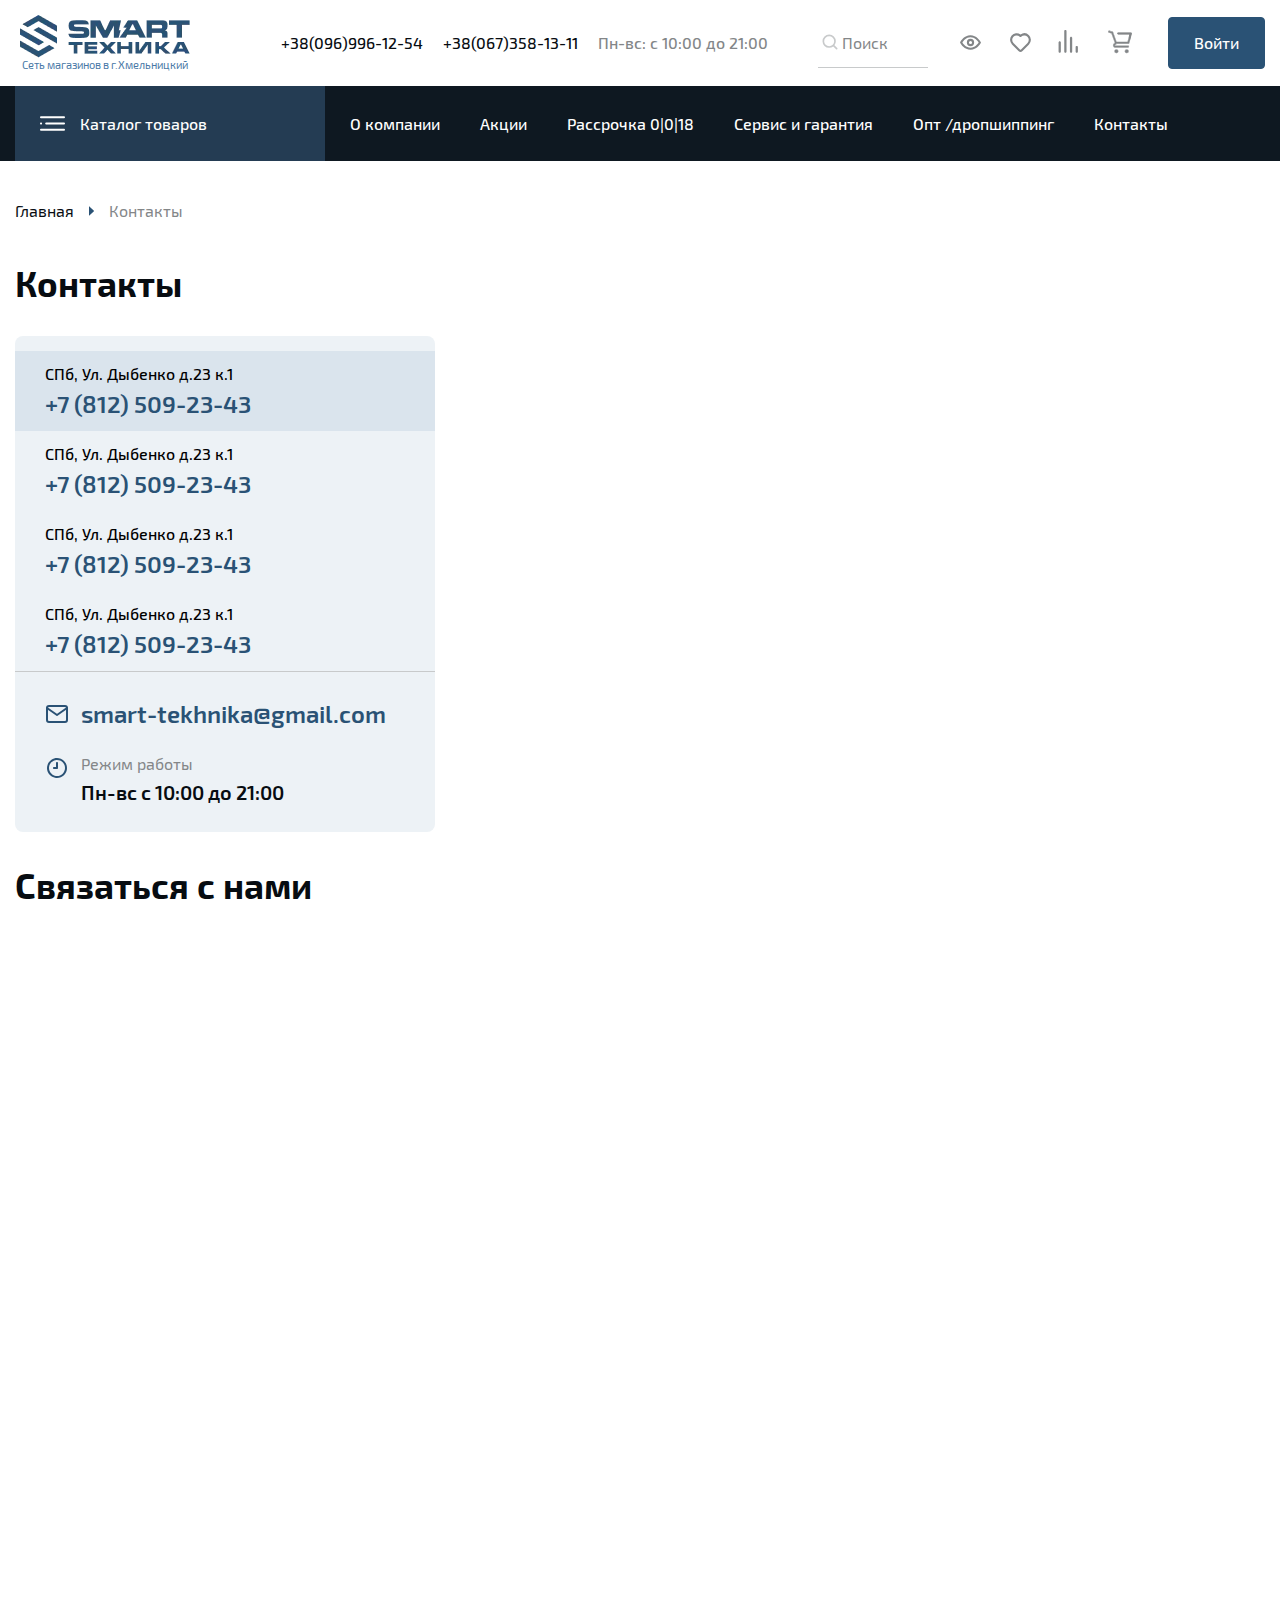
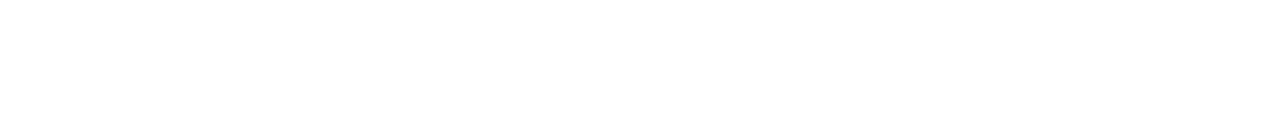
<file: contacts.html>
<!DOCTYPE html>
<html lang="ru">

<head>
	<meta charset="UTF-8">
	<meta http-equiv="X-UA-Compatible" content="IE=edge">
	<meta name="viewport" content="width=device-width, initial-scale=1.0">
	<link rel="stylesheet" href="css/main.min.css?_v=20230606231537">
	<title>Smart Техника - Контакты</title>
</head>

<body>
   <div class="wrapper">

      <!-- Шапка сайта -->
<header class="header lock-padding" id="header">
   <div class="container">

      <div class="header-top">
         <!-- Лолотип сайта -->
         <div class="logo">
            <a href="index.html" class="logo__link">
               <picture><source srcset="img/image/logo.webp" type="image/webp"><img src="img/image/logo.png" alt="Логотип Нашего магазина" title="Логотип Smart техника"></picture>
               <div class=" logo__text">Сеть магазинов в г.Хмельницкий</div>
            </a>
         </div>
         <div class="info-panel">

            <div class="contact">
               <div class="contact__contact-item">
                  <a class="contact__contact-link" href="tel:380969961254">+38(096)996-12-54</a>
               </div>
               <div class="contact__contact-item">
                  <a class="contact__contact-link" href="tel:380673581311">+38(067)358-13-11</a>
               </div>
               <div class="contact__contact-item">Пн-вс: с 10:00 до 21:00</div>
            </div>

            <!-- Строка поиска -->
            <div class="search">
               <form action="" name="search-form" method="post" class="search__form">
                  <div class="search__content">
                     <button type="submit" name="button" class="search__button">
                        <svg class="search-icon">
                           <use xlink:href="img/sprite.svg#search"></use>
                        </svg>
                     </button>
                     <div class="search__content-img">
                        <svg class="search-icon" width="20px" height="20px">
                           <use xlink:href="img/sprite.svg#search"></use>
                        </svg>
                     </div>
                     <input type="search" name="search" class="search__input" placeholder="Поиск" />
                  </div>
               </form>
            </div>

            <!-- Panel-icons -->
            <div class="icons">

               <a href="#" class="icons__item">
                  <svg class="panel-svg">
                     <use xlink:href="img/sprite.svg#eye"></use>
                  </svg>
               </a>

               <a href="#" class="icons__item">
                  <svg class="panel-svg">
                     <use xlink:href="img/sprite.svg#like"></use>
                  </svg>
               </a>

               <a href="#" class="icons__item">
                  <svg class="panel-svg">
                     <use xlink:href="img/sprite.svg#compare"></use>
                  </svg>
               </a>

               <a href="#" class="icons__item">
                  <svg class="panel-svg">
                     <use xlink:href="img/sprite.svg#cart"></use>
                  </svg>
               </a>
            </div>

            <!-- Button -->
            <div class="button">
               <a href="#signin" class="button__link popup-link">Войти</a>
            </div>
            <!-- Button - end -->
         </div>
      </div>
   </div>

   <div class="header-bottom">
      <div class="container">
         <div class="header-bottom__content">

            <a href="catalog.html" class="catalog-button">
               <div class="catalog-button__icon">
                  <svg class="catalog-icon">
                     <use xlink:href="img/sprite.svg#menu"></use>
                  </svg>
               </div>
               <div class="catalog-button__link">Каталог товаров</div>
            </a>
            
            <nav data-da=".more-content,991,2" class="nav" title="header-Меню">
               <ul class="nav__list">
                  <li class="nav__item">
                     <a href="about.html" class="nav__link">О компании</a>
                  </li>
                  <li class="nav__item">
                     <a href="#" class="nav__link">Акции</a>
                  </li>
                  <li class="nav__item">
                     <a href="#" class="nav__link">Рассрочка <span class="nav__link-span">0|0|18</span></a>
                  </li>
                  <li class="nav__item">
                     <a href="guarantee.html" class="nav__link">Сервис и гарантия</a>
                  </li>
                  <li class="nav__item">
                     <a href="#" class="nav__link">Опт <span class="nav__link-span">/дропшиппинг</span></a>
                  </li>
                  <li class="nav__item">
                     <a href="contacts.html" class="nav__link">Контакты</a>
                  </li>
               </ul>
            </nav>
         </div>
      </div>
   </div>
</header>

      <main class="main">

         <section class="section-contacts">
   <div class="container">

      <!-- Карта Сайта -->
      <div class="navigation-map">
         <a href="index.html" class="navigation-map__link">Главная</a>
         <a href="contacts.html" class="navigation-map__link">Контакты</a>
      </div>

      <!-- Заголовок страницы -->
      <div class="section-title page-title">
         <h1 class="section-title__title">Контакты</h1>
      </div>


      <div class="contacts tab-section">
         <div data-da=".section-contacts,992,1" class="contacts-body">
            <ul class="contacts-item">

               <li class="contacts-item__item tab-button active" data-tab-name="map1">
                  <div class="contacts-item__adress">СПб, Ул. Дыбенко д.23 к.1</div>
                  <a href="tel:78125092343" class="contacts-item__number">+7 (812) 509-23-43</a>
               </li>

               <li class="contacts-item__item tab-button" data-tab-name="map2">
                  <div class="contacts-item__adress">СПб, Ул. Дыбенко д.23 к.1</div>
                  <a href="tel:78125092343" class="contacts-item__number">+7 (812) 509-23-43</a>
               </li>

               <li class="contacts-item__item tab-button" data-tab-name="map3">
                  <div class="contacts-item__adress">СПб, Ул. Дыбенко д.23 к.1</div>
                  <a href="tel:78125092343" class="contacts-item__number">+7 (812) 509-23-43</a>
               </li>

               <li class="contacts-item__item tab-button" data-tab-name="map4">
                  <div class="contacts-item__adress">СПб, Ул. Дыбенко д.23 к.1</div>
                  <a href="tel:78125092343" class="contacts-item__number">+7 (812) 509-23-43</a>
               </li>
            </ul>

            <div class="contacts-item-footer">
               <div class="contacts-item-email">
                  <div class="contacts-item-email__icon">
                     <img src="img/svg/mail.svg" alt="">
                  </div>
                  <div class="contacts-item-email__text">smart-tekhnika@gmail.com</div>
               </div>
               <div class="contacts-work-time">
                  <div class="contacts-work-time__icon">
                     <img src="img/svg/clock.svg" alt="">
                  </div>
                  <div class="contacts-work-time__text">
                     <div class="contacts-work-time__header">Режим работы</div>
                     <div class="contacts-work-time__work-text">Пн-вс с 10:00 до 21:00</div>
                  </div>
               </div>
            </div>
         </div>

         <div class="contacts-map">
            <div class="contacts-map__item tab-content map1 active">
               <iframe
                  src="https://www.google.com/maps/embed?pb=!1m14!1m12!1m3!1d35902.46770835517!2d30.31586458284109!3d59.93062454378118!2m3!1f0!2f0!3f0!3m2!1i1024!2i768!4f13.1!5e0!3m2!1sru!2sua!4v1686061032261!5m2!1sru!2sua"
                  width="100%" height="100%" style="border:0;" allowfullscreen="" loading="lazy"
                  referrerpolicy="no-referrer-when-downgrade"></iframe>
            </div>
            <div class="contacts-map__item tab-content map2">
               <iframe
                  src="https://www.google.com/maps/embed?pb=!1m14!1m12!1m3!1d35935.810131704224!2d30.494482071914103!3d59.899812814867765!2m3!1f0!2f0!3f0!3m2!1i1024!2i768!4f13.1!5e0!3m2!1sru!2sua!4v1686061094656!5m2!1sru!2sua"
                  width="100%" height="100%" style="border:0;" allowfullscreen="" loading="lazy"
                  referrerpolicy="no-referrer-when-downgrade"></iframe>
            </div>
            <div class="contacts-map__item tab-content map3">
               <iframe
                  src="https://www.google.com/maps/embed?pb=!1m17!1m12!1m3!1d62293.67066167668!2d30.225837208832083!3d59.85380356797281!2m3!1f0!2f0!3f0!3m2!1i1024!2i768!4f13.1!3m2!1m1!2zNTnCsDUwJzE0LjgiTiAzMMKwMjAnMjIuNiJF!5e0!3m2!1sru!2sua!4v1686061231717!5m2!1sru!2sua"
                  width="100%" height="100%" style="border:0;" allowfullscreen="" loading="lazy"
                  referrerpolicy="no-referrer-when-downgrade"></iframe>
            </div>
            <div class="contacts-map__item tab-content map4">
               <iframe
                  src="https://www.google.com/maps/embed?pb=!1m18!1m12!1m3!1d25010.666391435894!2d30.448987968500322!3d59.946857053760894!2m3!1f0!2f0!3f0!3m2!1i1024!2i768!4f13.1!3m3!1m2!1s0x469631f54824bf6d%3A0x42f2c92c7da41f30!2z0KLQsNGA0LDRgdC-0LLQsCDRg9C7LiwgMTAsINCh0LDQvdC60YIt0J_QtdGC0LXRgNCx0YPRgNCzLCDQoNC-0YHRgdC40Y8sIDE5NTAyNw!5e0!3m2!1sru!2sua!4v1686061312984!5m2!1sru!2sua"
                  width="100%" height="100%" style="border:0;" allowfullscreen="" loading="lazy"
                  referrerpolicy="no-referrer-when-downgrade"></iframe>
            </div>
         </div>
      </div>

   </div>
</section>

<section class="section-form">
   <div class="container">

      <div class="section-title page-title">
         <h2 class="section-title__title">Связаться с нами</h2>
      </div>

      <div class="form-contact-body">
         <div class="form-contact">
            <div class="form-contact__left">
               <div class="form-contact__label-block">
                  <label class="form-contact__label" for="formName">Имя</label>
                  <input id="formName" type="text" name="name" class="form-contact__input" placeholder="Введите имя">
               </div>
               <div class="form-contact__label-block">
                  <label class="form-contact__label" for="formTel">Телефон</label>
                  <input id="formTel" type="tel" name="name" class="form-contact__input"
                     placeholder="Введите номер телефон">
               </div>
            </div>
            <div class="form-contact__right">
               <div class="form-contact__label-block textarea">
                  <label class="form-contact__label" for="formArea">Cообщение</label>
                  <textarea class="form-contact__textarea" for="formArea" placeholder="Введите сообщение"></textarea>
               </div>
            </div>
         </div>

         <div class="form-contact__footer">
            <div class="form-contact__btn">
               <div class="button">
                  <button aria-label="" type="" class="button__link">Отправить</button>
               </div>
            </div>

            <div class="form-contact__checkbox">
               <div class="aside-checkbox__block">
                  <input id="formPolicy" type="checkbox" class="aside-checkbox__checkbox">
                  <label for="formPolicy" class="aside-checkbox__label">Отправляя данную форму вы соглашаетесь с политикой
                     конфиденциальности</label>
               </div>
            </div>
         </div>
      </div>
   </div>
</section>

      </main>

      <footer class="footer">
   <div class="container">

      <div class="footer-content">
         <!-- Первая колонка -->
         <div class="footer-content__column">

            <!-- Лолотип сайта -->
            <div class="logo">
               <a href="index.html">
                  <!-- Картинка -->
                  <picture><source srcset="img/image/logo.webp" type="image/webp"><img loading="lazy" src="img/image/logo.png" alt="Лого" title="Лого"></picture>
                  <div class="logo__text">Сеть магазинов в г.Хмельницкий</div>
               </a>
            </div>

            <div class="contact">
               <div class="contact__contact-item">
                  <a href="tel:+380969961254" class="contact__contact-link">+38(096)996-12-54</a>
               </div>
               <div class="contact__contact-item">
                  <a href="tel:+380673581311" class="contact__contact-link">+38(067)358-13-11</a>
               </div>
               <div class="contact__contact-item">Пн-вс: с 10:00 до 21:00</div>
            </div>
            <!-- Адреса -->
            <div class="adress">
               <div class="adress__item">
                  Щорса 27а к.3
               </div>
               <div class="adress__item">
                  Каменецкая 27а к.3
               </div>
               <div class="adress__item">
                  Вишневая 145/7
               </div>
            </div>
         </div>

         <!-- Вторая колонка -->
         <div class="footer-content__column">
            <div class="footer-content__title">Для клиента</div>
            <div class="footer-content__text">
               <div class="footer-content__text-item">
                  <a href="" class="footer-content__text-link">Как купить</a>
               </div>
               <div class="footer-content__text-item">
                  <a href="" class="footer-content__text-link">Доставка и оплата</a>
               </div>
               <div class="footer-content__text-item">
                  <a href="" class="footer-content__text-link">Кредит</a>
               </div>
               <div class="footer-content__text-item">
                  <a href="" class="footer-content__text-link">Политика конфиденциальности</a>
               </div>
               <div class="footer-content__text-item">
                  <a href="" class="footer-content__text-link">Вопросы и ответы (F.A.Q.)</a>
               </div>
               <div class="footer-content__text-item">
                  <a href="" class="footer-content__text-link">Сервис и гарантия</a>
               </div>
            </div>
         </div>

         <!-- Третяя колонка -->
         <div class="footer-content__column">
            <div class="footer-content__title">О магазине</div>
            <div class="footer-content__text">
               <div class="footer-content__text-item">
                  <a href="" class="footer-content__text-link">Отзывы</a>
               </div>
               <div class="footer-content__text-item">
                  <a href="" class="footer-content__text-link">Наши преимущества</a>
               </div>
               <div class="footer-content__text-item">
                  <a href="" class="footer-content__text-link">История компании</a>
               </div>
               <div class="footer-content__text-item">
                  <a href="" class="footer-content__text-link">Сотрудничество</a>
               </div>
               <div class="footer-content__text-item">
                  <a href="" class="footer-content__text-link">Партнёрская программа</a>
               </div>
               <div class="footer-content__text-item">
                  <a href="" class="footer-content__text-link">Вакансии</a>
               </div>
            </div>
         </div>

         <!-- Четвертая олонка -->
         <div class="footer-content__column">
            <div class="footer-content__title">Сотрудничество</div>
            <div class="footer-content__text">
               <div class="footer-content__text-item">
                  <a href="" class="footer-content__text-link">Оптом</a>
               </div>
               <div class="footer-content__text-item">
                  <a href="" class="footer-content__text-link">Дропшипинг</a>
               </div>
            </div>
         </div>
      </div>

      <!-- Нижний футер -->
      <div class="footer-bottom">

         <div class="footer-bottom__social-content">
            <div class="footer-bottom__social">

               <!-- Twitter -->
               <div class="footer-bottom__social-img">
                  <a href="footer-bottom__social-link">
                     <svg class="footer-soc">
                        <use xlink:href="img/sprite.svg#twitter"></use>
                     </svg>
                  </a>
               </div>

               <!-- facebook -->
               <div class="footer-bottom__social-img">
                  <a href="footer-bottom__social-link">
                     <svg class="footer-soc">
                        <use xlink:href="img/sprite.svg#facebook"></use>
                     </svg>
                  </a>
               </div>

               <!-- vk -->
               <div class="footer-bottom__social-img">
                  <a href="footer-bottom__social-link">
                     <svg class="footer-soc">
                        <use xlink:href="img/sprite.svg#vk"></use>
                     </svg>
                  </a>
               </div>

               <!-- instagramm -->
               <div class="footer-bottom__social-img">
                  <a href="footer-bottom__social-link">
                     <svg class="footer-soc">
                        <use xlink:href="img/sprite.svg#instagram"></use>
                     </svg>
                  </a>
               </div>
            </div>
         </div>

         <div class="footer-bottom__text-content">
            <div class="footer-bottom__text">
               <div class="footer-bottom__text-paragraph">
                  SmartТехника &copy; 2021 Все права защищены
               </div>
            </div>

            <div class="footer-bottom__text">
               <a href="" class="footer-bottom__text-link">Разработка: dprog.com</a>
            </div>
         </div>
         
      </div>

   </div>
</footer>

   </div>

   <div class="panel-block">
   <!-- Панель навигации для мобильных устройств -->
   <div class="panel">
      <div class="panel-content">

         <!-- Ноme -->
         <div class="panel-content__item">
            <a href="index.html" class="panel-content__link">
               <div class="panel-content__item-img">
                  <svg class="panel-link">
                     <use xlink:href="img/sprite.svg#home"></use>
                  </svg>
               </div>
               <div class="panel-content__link-title">
                  Главная
               </div>
            </a>
         </div>

         <!-- Catalog -->
         <div class="panel-content__item">
            <a href="#catalog-menu" class="panel-content__link popup-link">
               <div class="panel-content__item-img">
                  <svg class="panel-link">
                     <use xlink:href="img/sprite.svg#menu"></use>
                  </svg>
               </div>
               <div class="panel-content__link-title">
                  Каталог
               </div>
            </a>
         </div>

         <!-- Shopping-cart -->
         <div class="panel-content__item">
            <a href="" class="panel-content__link">
               <div class="panel-content__item-img">
                  <svg class="panel-link">
                     <use xlink:href="img/sprite.svg#cart"></use>
                  </svg>
               </div>
               <div class="panel-content__link-title">
                  Корзина
               </div>
            </a>
         </div>

         <!-- Search -->
         <div class="panel-content__item">
            <a href="#search-menu" class="panel-content__link popup-link">
               <div class="panel-content__item-img">
                  <svg class="panel-link">
                     <use xlink:href="img/sprite.svg#search"></use>
                  </svg>
               </div>
               <div class="panel-content__link-title">
                  Поиск
               </div>
            </a>
         </div>

         <!--  Еще ... -->
         <div class="panel-content__item">
            <a href="#more" class="panel-content__link popup-link">
               <div class="panel-content__item-img">
                  <div class="panel-content__dots">
                     <div class="panel-content__dot"></div>
                     <div class="panel-content__dot"></div>
                     <div class="panel-content__dot"></div>
                  </div>
               </div>
               <div class="panel-content__link-title">
                  Ещё
               </div>
            </a>
         </div>
      </div>
   </div>

</div>

   <section class="popup-wrapper" id="signin">
   <div class="popup-wrapper__container">

      <div class="popup">
         <div class="popup__body">
            <div class="popup__content">

               <div class="popup__header">
                  <h3 class="popup__header-title">Bxoд</h3>
                  <a href="#header" class="popup__close close-popup"></a>
               </div>

               <div class="popup__content-body">
                  <form action="#" method="post" enctype="multipart/form-data" class="form" name="form" id="form-auth">
                     <div class="form-popup">
                        <label for="name">Эл. почта</label>
                        <input class="form-popup__input" type="mail" name="mail" id="mail-auth" required />

                        <label for="password">Пароль</label>
                        <input class="form-popup__input" type="password" name="password" id="password-auth" required />
                     </div>

                     <div class="form-popup__link-content">
                        <a href="" class="form-popup__link">Забыли пароль?</a>
                     </div>
                     <label class="form-popup__checkbox">
                        <input type="checkbox" class="form-popup__checkbox-input">
                        <span class="form-popup__checkbox-content">Запомнить меня</span>
                     </label>

                     <div class="form-popup__button">
                        <input class="form-popup__button-link" type="submit" value="Войти">
                     </div>

                     <div class="form-popup__link-content center">
                        <a href="#registration" class="form-popup__link popup-link">Зарегестрироваться</a>
                     </div>

                  </form>
               </div>
            </div>
         </div>
      </div>
   </div>
</section>

   <!-- Форма регистраци -->
<section class="popup-wrapper" id="registration">
   <div class="popup-wrapper__container">

      <div id="call" class="popup">
         <div class="popup__body">
            <div class="popup__content">

               <div class="popup__header">
                  <h3 class="popup__header-title">Регистрация</h3>
                  <a href="#header" class="popup__close close-popup"></a>
               </div>

               <div class="popup__content-body">
                  <form action="#" method="post" enctype="multipart/form-data" class="form" name="form" id="form-reg">
                     <div class="form-popup">
                        <label for="name">Имя</label>
                        <input class="form-popup__input" type="text" name="name" id="name-reg" required />

                        <label for="name">Эл. почта</label>
                        <input class="form-popup__input" type="mail" name="mail" id="mail-reg" required />

                        <label for="phone">Номер телефона</label>
                        <input class="form-popup__input" type="tel" name="phone" id="phone-reg" required />

                        <label for="password">Придумайте пароль</label>
                        <input class="form-popup__input" type="password" name="password" id="password-reg" required />
                     </div>

                     <div class="form-popup__link-content">
                        <a href="" class="form-popup__link">Забыли пароль?</a>
                     </div>
                     <label class="form-popup__checkbox">
                        <input type="checkbox" class="form-popup__checkbox-input">
                        <span class="form-popup__checkbox-content">Запомнить меня</span>
                     </label>

                     <div class="form-popup__button">
                        <input class="form-popup__button-link" type="submit" value="Войти">
                     </div>

                     <div class="form-popup__link-content center">
                        <a href="#signin" class="form-popup__link popup-link">Я уже зарегистрирован</a>
                     </div>

                  </form>
               </div>
            </div>
         </div>
      </div>
   </div>
</section>
   <!-- Каталог меню <991 -->
<section class="popup-wrapper mobile-menu" id="catalog-menu">
	<div class="popup-wrapper__container">

		<div class="popup">
			<div class="popup__body">
				<div class="popup__content">

					<div class="popup__header">
						<h3 class="popup__header-title">Каталог</h3>
						<a href="#header" class="popup__close close-popup"></a>
					</div>
					<div class="catalog-content">

					</div>
				</div>
			</div>
		</div>
	</div>
</section>

<!-- Поиск по сайту <991 -->
<section class="popup-wrapper mobile-menu" id="search-menu">
	<div class="popup-wrapper__container">

		<div class="popup">
			<div class="popup__body">
				<div class="popup__content">

					<div class="popup__header">
						<h3 class="popup__header-title">Поиск</h3>
						<a href="#header" class="popup__close close-popup"></a>
					</div>

					<div class="popup__content-body">
						<form action="" method="post" class="search__form">
							<div class="search__content">
								<button type="submit" name="button" class="search__button">
									<svg class="search-icon">
										<use xlink:href="img/sprite.svg#search"></use>
									</svg>
								</button>
								<input type="search" name="search" class="search__input"
									placeholder="Введите запрос, например «Smart balance»" />
							</div>
						</form>
					</div>
				</div>
			</div>
		</div>
	</div>
</section>

<!-- Поиск по сайту <991 -->
<section class="popup-wrapper mobile-menu" id="more">
	<div class="popup-wrapper__container">

		<div class="popup">
			<div class="popup__body">
				<div class="popup__content">

					<div class="popup__header">
						<h3 class="popup__header-title">Ещё</h3>
						<a href="#header" class="popup__close close-popup"></a>
					</div>
					<div class="more-content">

					</div>
				</div>
			</div>
		</div>
	</div>
</section>


   <script src="js/app.min.js?_v=20230606231537"></script>
</body>

</html>
</file>
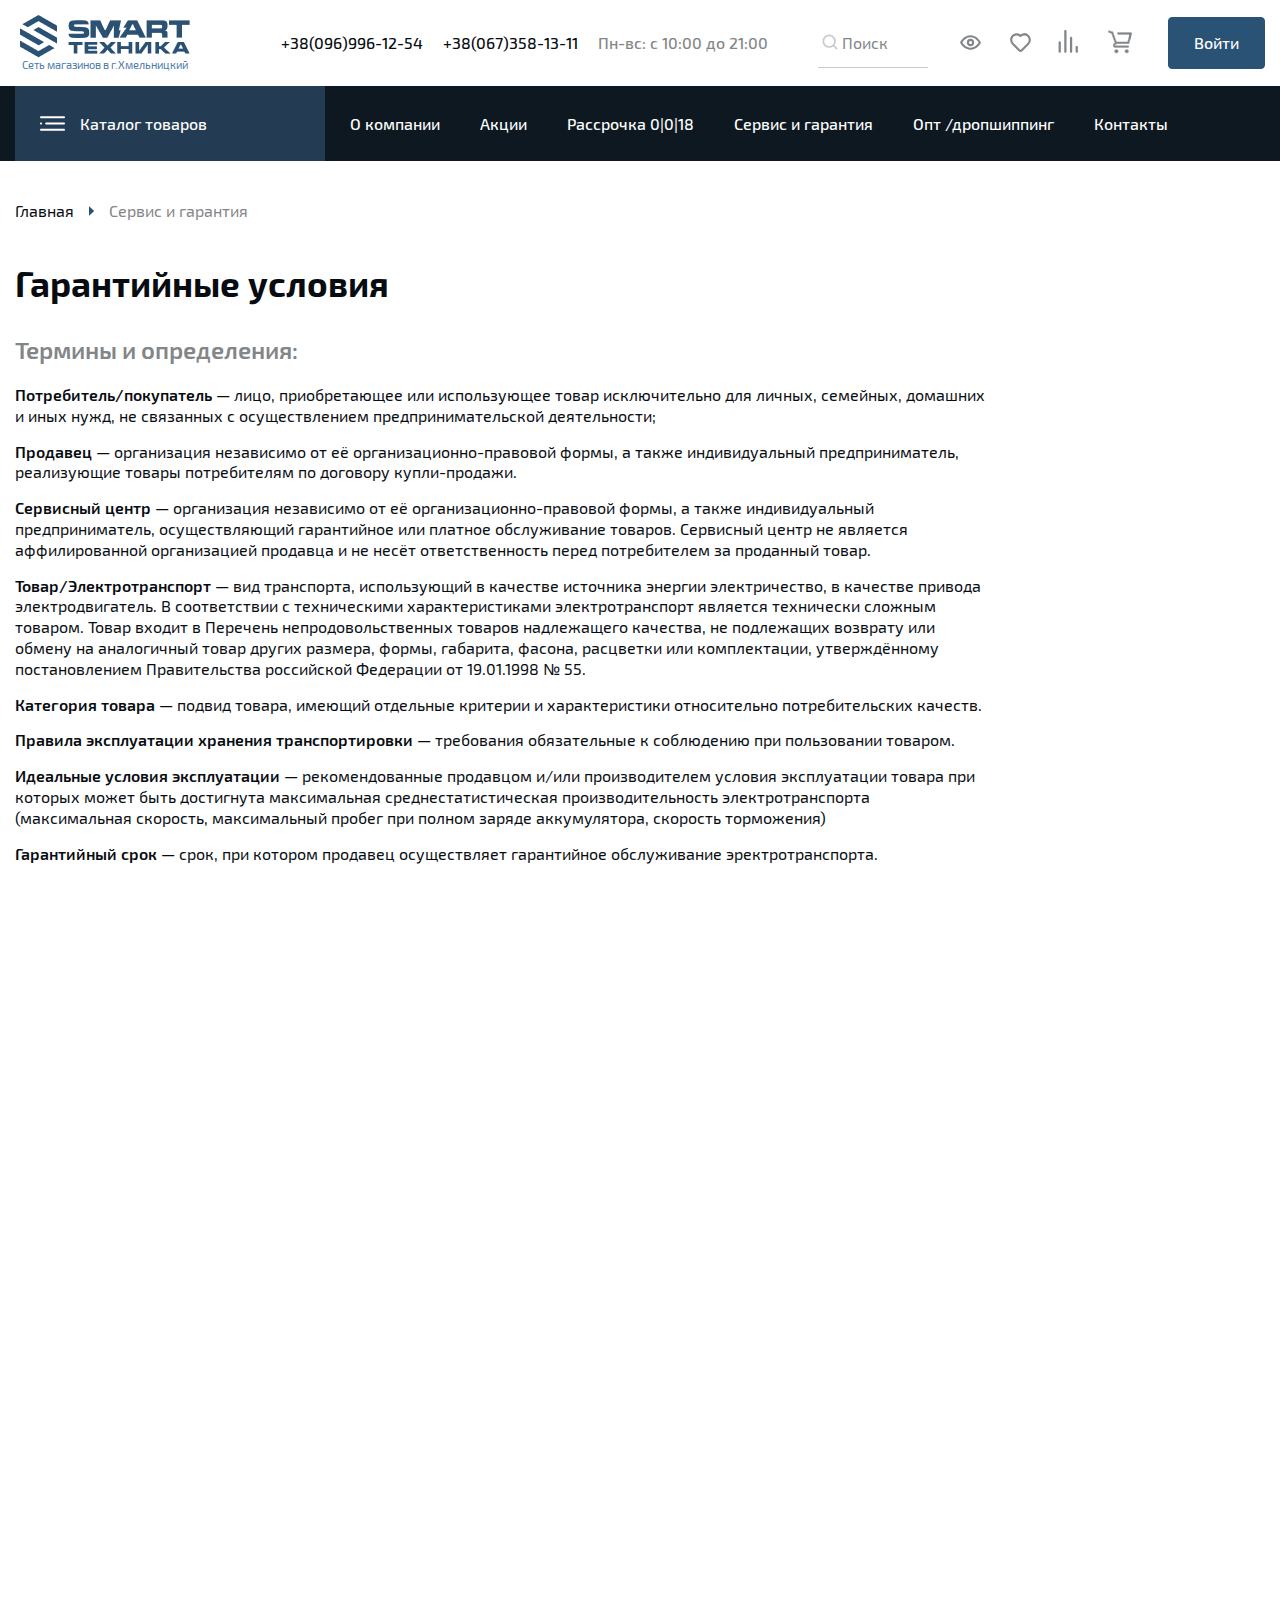
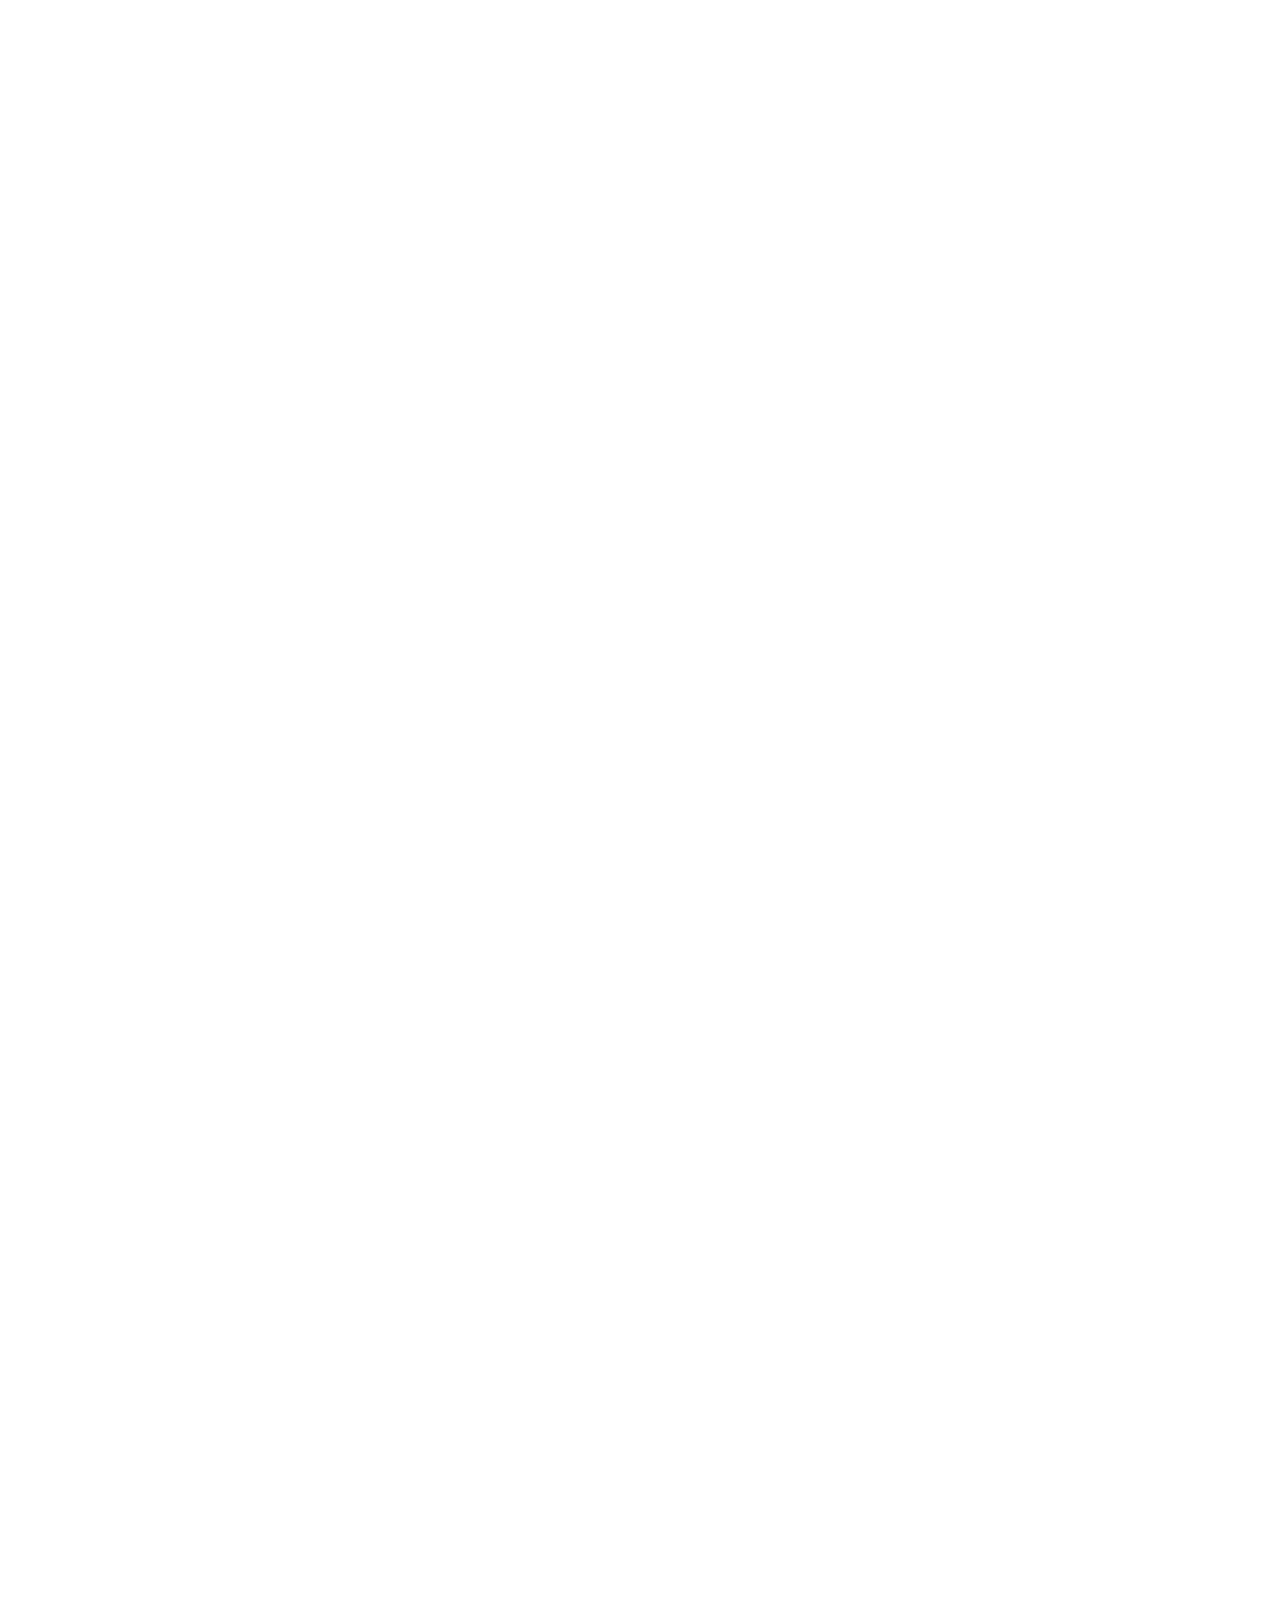
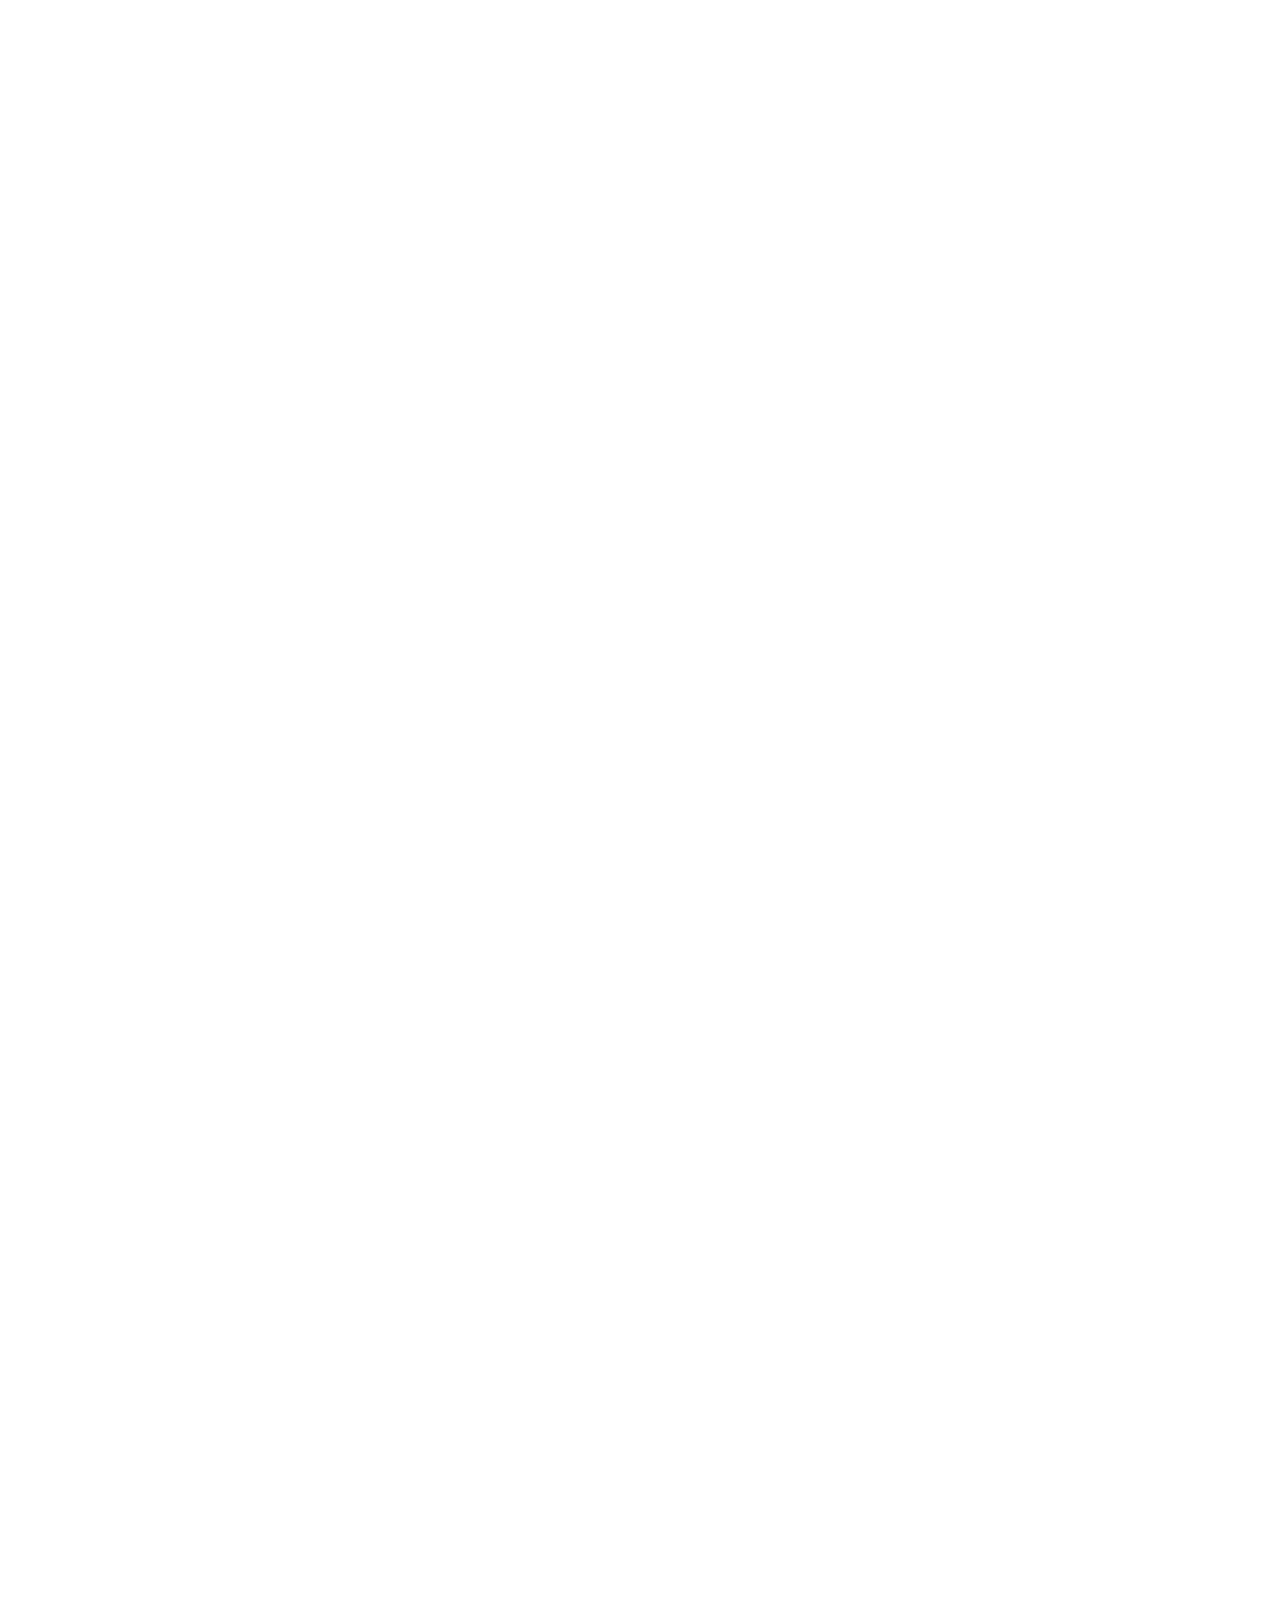
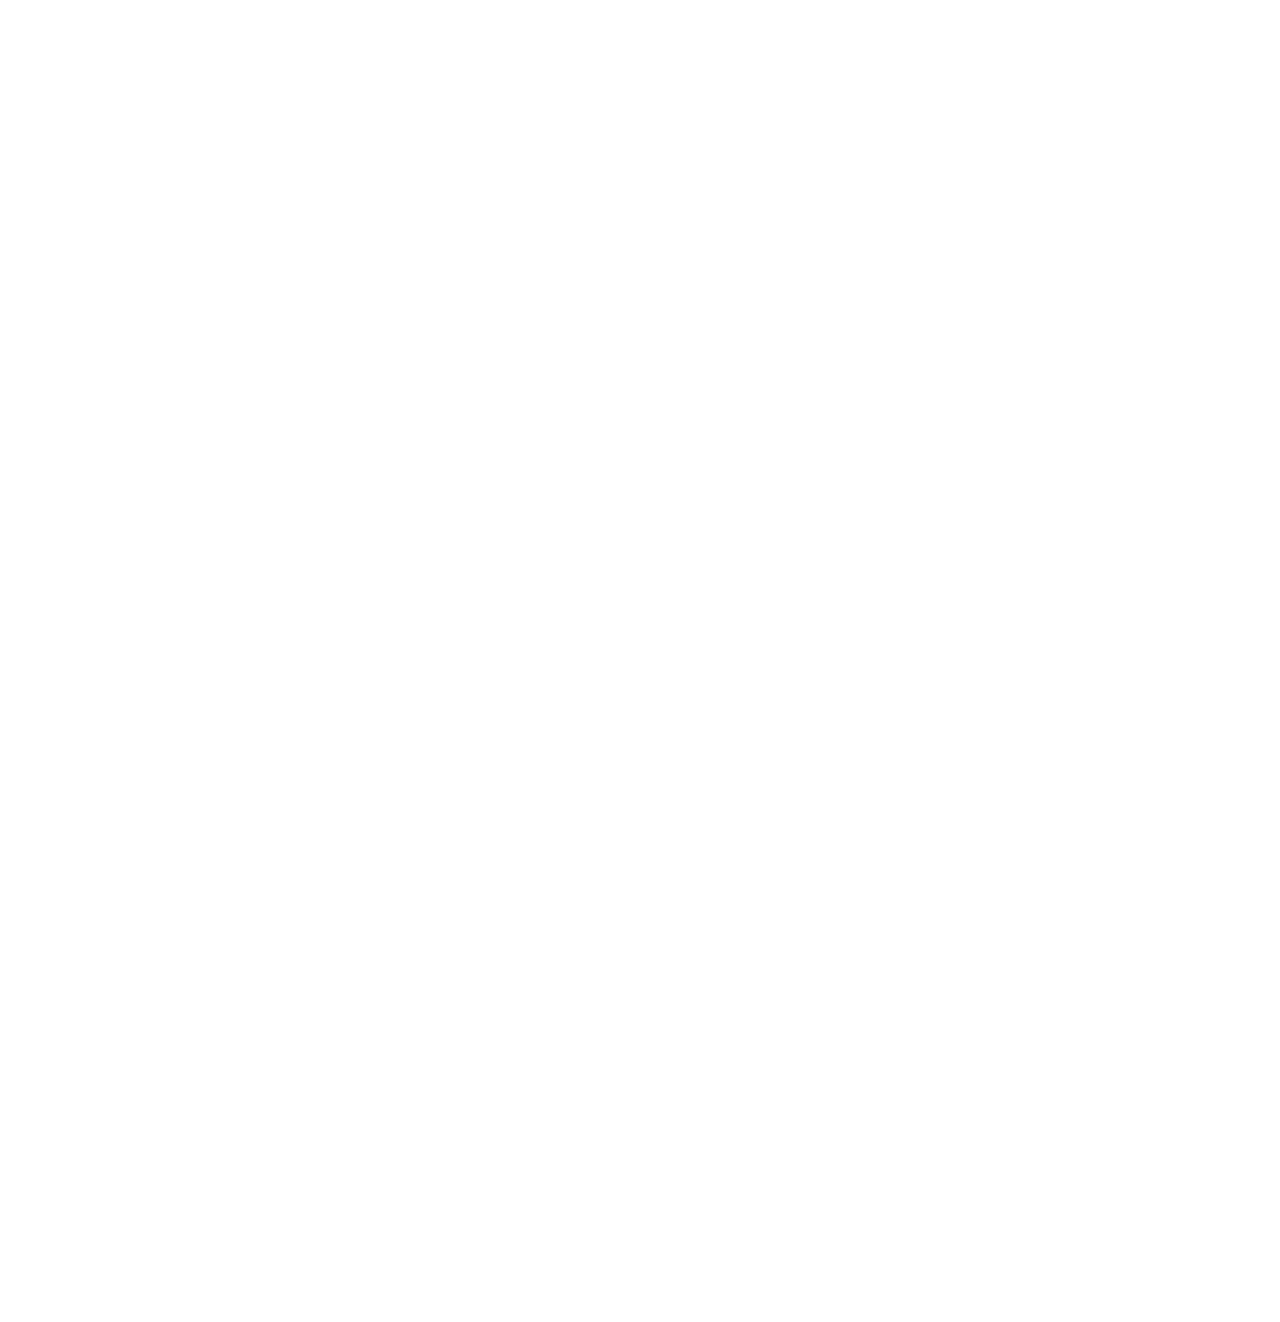
<file: guarantee.html>
<!DOCTYPE html>
<html lang="ru">

<head>
	<meta charset="UTF-8">
	<meta http-equiv="X-UA-Compatible" content="IE=edge">
	<meta name="viewport" content="width=device-width, initial-scale=1.0">
	<link rel="stylesheet" href="css/main.min.css?_v=20230606231537">
	<title>Smart Техника - О нас</title>
</head>

<body>
   <div class="wrapper">
      <!-- Шапка сайта -->
<header class="header lock-padding" id="header">
   <div class="container">

      <div class="header-top">
         <!-- Лолотип сайта -->
         <div class="logo">
            <a href="index.html" class="logo__link">
               <picture><source srcset="img/image/logo.webp" type="image/webp"><img src="img/image/logo.png" alt="Логотип Нашего магазина" title="Логотип Smart техника"></picture>
               <div class=" logo__text">Сеть магазинов в г.Хмельницкий</div>
            </a>
         </div>
         <div class="info-panel">

            <div class="contact">
               <div class="contact__contact-item">
                  <a class="contact__contact-link" href="tel:380969961254">+38(096)996-12-54</a>
               </div>
               <div class="contact__contact-item">
                  <a class="contact__contact-link" href="tel:380673581311">+38(067)358-13-11</a>
               </div>
               <div class="contact__contact-item">Пн-вс: с 10:00 до 21:00</div>
            </div>

            <!-- Строка поиска -->
            <div class="search">
               <form action="" name="search-form" method="post" class="search__form">
                  <div class="search__content">
                     <button type="submit" name="button" class="search__button">
                        <svg class="search-icon">
                           <use xlink:href="img/sprite.svg#search"></use>
                        </svg>
                     </button>
                     <div class="search__content-img">
                        <svg class="search-icon" width="20px" height="20px">
                           <use xlink:href="img/sprite.svg#search"></use>
                        </svg>
                     </div>
                     <input type="search" name="search" class="search__input" placeholder="Поиск" />
                  </div>
               </form>
            </div>

            <!-- Panel-icons -->
            <div class="icons">

               <a href="#" class="icons__item">
                  <svg class="panel-svg">
                     <use xlink:href="img/sprite.svg#eye"></use>
                  </svg>
               </a>

               <a href="#" class="icons__item">
                  <svg class="panel-svg">
                     <use xlink:href="img/sprite.svg#like"></use>
                  </svg>
               </a>

               <a href="#" class="icons__item">
                  <svg class="panel-svg">
                     <use xlink:href="img/sprite.svg#compare"></use>
                  </svg>
               </a>

               <a href="#" class="icons__item">
                  <svg class="panel-svg">
                     <use xlink:href="img/sprite.svg#cart"></use>
                  </svg>
               </a>
            </div>

            <!-- Button -->
            <div class="button">
               <a href="#signin" class="button__link popup-link">Войти</a>
            </div>
            <!-- Button - end -->
         </div>
      </div>
   </div>

   <div class="header-bottom">
      <div class="container">
         <div class="header-bottom__content">

            <a href="catalog.html" class="catalog-button">
               <div class="catalog-button__icon">
                  <svg class="catalog-icon">
                     <use xlink:href="img/sprite.svg#menu"></use>
                  </svg>
               </div>
               <div class="catalog-button__link">Каталог товаров</div>
            </a>
            
            <nav data-da=".more-content,991,2" class="nav" title="header-Меню">
               <ul class="nav__list">
                  <li class="nav__item">
                     <a href="about.html" class="nav__link">О компании</a>
                  </li>
                  <li class="nav__item">
                     <a href="#" class="nav__link">Акции</a>
                  </li>
                  <li class="nav__item">
                     <a href="#" class="nav__link">Рассрочка <span class="nav__link-span">0|0|18</span></a>
                  </li>
                  <li class="nav__item">
                     <a href="guarantee.html" class="nav__link">Сервис и гарантия</a>
                  </li>
                  <li class="nav__item">
                     <a href="#" class="nav__link">Опт <span class="nav__link-span">/дропшиппинг</span></a>
                  </li>
                  <li class="nav__item">
                     <a href="contacts.html" class="nav__link">Контакты</a>
                  </li>
               </ul>
            </nav>
         </div>
      </div>
   </div>
</header>

      <!-- Меню навигация боковая панель -->
<aside data-da=".catalog-content,991,1" class="aside no-index">
	<nav class="navigation-menu" title="Меню навигация">
		<ul class="navigation-menu__list">

			<!-- Гироскутеры -->
			<li class="navigation-menu__item">
				<a href="giroscuters.html" class="navigation-menu__link">
					<div class="navigation-menu__link-img">
						<!-- Картинка -->
						<picture><source srcset="img/menu-icons/menu.webp" type="image/webp"><img loading="lazy" src="img/menu-icons/menu.png" alt="Гироскутеры" title="Гироскутеры"></picture>
					</div>
					<div class="navigation-menu__link-text">Гироскутеры</div>
				</a>
			</li>

			<!-- Электросамокаты -->
			<li class="navigation-menu__item">
				<a href="#" class="navigation-menu__link">
					<div class="navigation-menu__link-img">
						<!-- Картинка -->
						<picture><source srcset="img/menu-icons/menu-1.webp" type="image/webp"><img loading="lazy" src="img/menu-icons/menu-1.png" alt="Электросамокаты" title="Электросамокаты"></picture>
					</div>
					<div class="navigation-menu__link-text">Электросамокаты</div>
				</a>
			</li>

			<!-- Моноколеса -->
			<li class="navigation-menu__item">
				<a href="#" class="navigation-menu__link">
					<div class="navigation-menu__link-img">
						<!-- Картинка -->
						<picture><source srcset="img/menu-icons/menu-2.webp" type="image/webp"><img loading="lazy" src="img/menu-icons/menu-2.png" alt="Моноколеса" title="Моноколеса"></picture>
					</div>
					<div class="navigation-menu__link-text">Моноколеса</div>
				</a>
			</li>

			<!-- Сигвеи и мини-сигвеи -->
			<li class="navigation-menu__item">
				<a href="#" class="navigation-menu__link">
					<div class="navigation-menu__link-img">
						<!-- Картинка -->
						<img loading="lazy" src="img/menu-icons/menu-3.png" alt="Сигвеи и мини-сигвеи"
							title="Сигвеи и мини-сигвеи">
					</div>
					<div class="navigation-menu__link-text">Сигвеи и мини-сигвеи</div>
				</a>
			</li>

			<!-- Электроскутеры -->
			<li class="navigation-menu__item">
				<a href="#" class="navigation-menu__link">
					<div class="navigation-menu__link-img">
						<!-- Картинка -->
						<picture><source srcset="img/menu-icons/menu-4.webp" type="image/webp"><img loading="lazy" src="img/menu-icons/menu-4.png" alt="Электроскутеры" title="Электроскутеры"></picture>
					</div>
					<div class="navigation-menu__link-text">Электроскутеры</div>
				</a>
			</li>

			<!-- Электровелосипеды -->
			<li class="navigation-menu__item">
				<a href="#" class="navigation-menu__link">
					<div class="navigation-menu__link-img">
						<!-- Картинка -->
						<img loading="lazy" src="img/menu-icons/menu-5.png" alt="Электровелосипеды"
							title="Электровелосипеды">
					</div>
					<div class="navigation-menu__link-text">Электровелосипеды</div>
				</a>
			</li>

			<!-- Электроскейты -->
			<li class="navigation-menu__item">
				<a href="#" class="navigation-menu__link">
					<div class="navigation-menu__link-img">
						<!-- Картинка -->
						<picture><source srcset="img/menu-icons/menu-6.webp" type="image/webp"><img loading="lazy" src="img/menu-icons/menu-6.png" alt="Электроскейты" title="Электроскейты"></picture>
					</div>
					<div class="navigation-menu__link-text">Электроскейты</div>
				</a>
			</li>

			<!-- Электромобили -->
			<li class="navigation-menu__item">
				<a href="#" class="navigation-menu__link">
					<div class="navigation-menu__link-img">
						<!-- Картинка -->
						<picture><source srcset="img/menu-icons/menu-7.webp" type="image/webp"><img loading="lazy" src="img/menu-icons/menu-7.png" alt="Электромобили" title="Электромобили"></picture>
					</div>
					<div class="navigation-menu__link-text">Электромобили</div>
				</a>
			</li>

			<!-- Аксессуары -->
			<li class="navigation-menu__item">
				<a href="#" class="navigation-menu__link">
					<div class="navigation-menu__link-img">
						<!-- Картинка -->
						<picture><source srcset="img/menu-icons/menu-8.webp" type="image/webp"><img loading="lazy" src="img/menu-icons/menu-8.png" alt="Аксессуары" title="Аксессуары"></picture>
					</div>
					<div class="navigation-menu__link-text">Аксессуары</div>
				</a>
			</li>

			<!-- Умные игрушки -->
			<li class="navigation-menu__item">
				<a href="#" class="navigation-menu__link">
					<div class="navigation-menu__link-img">
						<!-- Картинка -->
						<picture><source srcset="img/menu-icons/menu-9.webp" type="image/webp"><img loading="lazy" src="img/menu-icons/menu-9.png" alt="Умные игрушки" title="Умные игрушки"></picture>
					</div>
					<div class="navigation-menu__link-text">Умные игрушки</div>
				</a>
			</li>

			<!-- Smart Watch -->
			<li class="navigation-menu__item">
				<a href="#" class="navigation-menu__link">
					<div class="navigation-menu__link-img">
						<!-- Картинка -->
						<picture><source srcset="img/menu-icons/menu-10.webp" type="image/webp"><img loading="lazy" src="img/menu-icons/menu-10.png" alt="Smart Watch" title="Smart Watch"></picture>
					</div>
					<div class="navigation-menu__link-text">Smart Watch</div>
				</a>
			</li>

		</ul>
	</nav>
</aside>

      <section class="about-section">
         <div class="container">

            <div class="navigation-map">
               <a href="index.html" class="navigation-map__link">Главная</a>
               <a href="guarantee.html" class="navigation-map__link">Сервис и гарантия</a>
            </div>

            <!-- Заголовок страницы -->
            <div class="section-title page-title">
               <h2 class="section-title__title">Гарантийные условия</h2>
            </div>

         </div>
      </section>

      <section class="">
	<div class="container">

		<div class="section-page">
			<div class="paragraph-body">
				<h3 class="paragraph-title" style="color: #838688;">Термины и определения:</h3>

				<div class="paragraph-content">
					<p class="page-pargraph"><span>Потребитель/покупатель</span> — лицо, приобретающее или использующее товар
						исключительно для личных, семейных, домашних и иных нужд, не связанных с осуществлением
						предпринимательской
						деятельности;
					</p>

					<p class="page-pargraph"><span>Продавец</span> — организация независимо от её организационно-правовой
						формы,
						а
						также индивидуальный предприниматель, реализующие товары потребителям по договору купли-продажи.
					</p>

					<p class="page-pargraph"><span>Сервисный центр</span> — организация независимо от её
						организационно-правовой
						формы, а также индивидуальный предприниматель, осуществляющий гарантийное или платное обслуживание
						товаров.
						Сервисный центр не является аффилированной организацией продавца и не несёт ответственность перед
						потребителем за проданный товар.
					</p>

					<p class="page-pargraph"><span>Товар/Электротранспорт</span> — вид транспорта, использующий в качестве
						источника энергии электричество, в качестве привода электродвигатель. В соответствии с техническими
						характеристиками электротранспорт является технически сложным товаром. Товар входит в Перечень
						непродовольственных товаров надлежащего качества, не подлежащих возврату или обмену на аналогичный
						товар
						других размера, формы, габарита, фасона, расцветки или комплектации, утверждённому постановлением
						Правительства российской Федерации от 19.01.1998 № 55.
					</p>

					<p class="page-pargraph"><span>Категория товара</span> — подвид товара, имеющий отдельные критерии и
						характеристики относительно потребительских качеств.
					</p>

					<p class="page-pargraph"><span>Правила эксплуатации хранения транспортировки</span> — требования
						обязательные к
						соблюдению при пользовании товаром.
					</p>

					<p class="page-pargraph"><span>Идеальные условия эксплуатации</span> — рекомендованные продавцом и/или
						производителем условия эксплуатации товара при
						которых может быть достигнута максимальная среднестатистическая производительность электротранспорта
						(максимальная скорость, максимальный пробег при полном заряде аккумулятора, скорость торможения)
					</p>

					<p class="page-pargraph"><span>Гарантийный срок</span> — срок, при котором продавец осуществляет
						гарантийное
						обслуживание эректротранспорта.
					</p>

				</div>
			</div>

			<div class="paragraph-body">
				<h3 class="paragraph-title" style="color: #838688;">Категории товара и их технические характеристики:</h3>

				<div class="grid-guarantee" data-simplebar>
					<div class="grid-item">
						<div class="grid-item__title">Категория</div>
						<div class="grid-item__title">Вид</div>
						<div class="grid-item__title">Мощность (Ват)</div>
						<div class="grid-item__title">Рекомендуемая средняя скорость (км/ч)</div>
						<div class="grid-item__title">Макс. грузоподьемность (кг)</div>
						<div class="grid-item__title">Макс.пробег от одного заряда (км)</div>
						<div class="grid-item__title">Гарантийный пробег (км)</div>
						<div class="grid-item__title">Стоимость ТО</div>

						<div class="grid-item__title">A</div>
						<div class="grid-item__item">Электросамокат</div>
						<div class="grid-item__item">от 1000 W</div>
						<div class="grid-item__item">30</div>
						<div class="grid-item__item">110</div>
						<div class="grid-item__item">40</div>
						<div class="grid-item__item">5000</div>
						<div class="grid-item__item">3000-7000 руб</div>

						<div class="grid-item__title">B</div>
						<div class="grid-item__item">Электросамокат</div>
						<div class="grid-item__item">от 500-1000 W</div>
						<div class="grid-item__item">18</div>
						<div class="grid-item__item">90</div>
						<div class="grid-item__item">20</div>
						<div class="grid-item__item">2000</div>
						<div class="grid-item__item">1500 руб</div>

						<div class="grid-item__title">C</div>
						<div class="grid-item__item">Электросамокат</div>
						<div class="grid-item__item">от 500 W</div>
						<div class="grid-item__item">10</div>
						<div class="grid-item__item">65</div>
						<div class="grid-item__item">15</div>
						<div class="grid-item__item">1000</div>
						<div class="grid-item__item">800 руб</div>

						<div class="grid-item__title">D</div>
						<div class="grid-item__item">Гироскутер</div>
						<div class="grid-item__item">-/--</div>
						<div class="grid-item__item">7</div>
						<div class="grid-item__item">40</div>
						<div class="grid-item__item">5</div>
						<div class="grid-item__item">-/--</div>
						<div class="grid-item__item">-/--</div>
					</div>
				</div>

				<p class="page-pargraph">
					<span>
						Данные характеристики рассчитаны без учёта субъективных дорожных условий, при учёте не превышения
						потребителем грузовой нагрузки электротранспорта. Продавец не отвечает за неудовлетворение
						субъективных ожиданий покупателя от применения приобретённого
						товара. Указанные характеристики применяются к конкретной категории товара если иное прямо не указанно
						производителем.
					</span>
				</p>

				<p class="page-pargraph"><span>Внимание!</span>— перед началом эксплуатации устройства необходимо
					обязательно ознакомиться с инструкцией по эксплуатации. 
				</p>

			</div>

			<div class="paragraph-body">
				<h3 class="paragraph-title" style="color: #838688;">Правила эксплуатации</h3>

				<div class="paragraph-content">
					<!-- Правила експлуатаци -->
					<div class="rulers">
						<p class="page-pargraph"><span>1. Зарядка </span></p>
						<p class="page-pargraph">Напряжение питания зарядного устройства электротранспорта — 220 вольт.
							Сетевые
							скачки напряжения могут повредить электронные системы его защиты, поэтому правилами эксплуатации
							<span class="bold">запрещается</span> заряжать устройство без применения дополнительной защиты —
							стабилизаторов напряжения и
							оставлять его без присмотра. Время зарядки батареи составляет разный период у разных моделей, так
							как
							зависит от ёмкости аккумулятора. Для более точной информации вы обязаны ознакомиться с книжкой
							эксплуатации, которую вы получили при покупке. Заряд аккумулятора электротранспорта рекомендуется
							поддерживать на уровне не ниже 40%. Нельзя допускать систематический полный разряд аккумулятора.
						</p>
						<p class="page-pargraph">Зарядка аккумулятора должна производится в том числе в случаях когда
							аккумулятор
							заряжен менее чем на 40%, в противном случае это может привести к преждевременному выходу из строя
							аккумулятора. Не оставляйте электротранспорт с разряженной батареей. Если он долго будет стоять не
							заряженный, то это может привести к выходу из строя батареи. Каждые две недели нужно заряжать
							электротранспорт хотя-бы один раз. Аккумуляторы этого типа (литий-ионные) не предназначены для
							низких
							температур. Это продлит срок службы аккумулятора. Использование электротранспортом при зарядке
							запрещено. В процессе использования максимальный заряд аккумулятора неизбежно сокращается.
						</p>
					</div>
					<!-- Правила експлуатаци -->
					<div class="rulers">
						<p class="page-pargraph"><span>2. Использование:</span></p>
						<p class="page-pargraph">Запрещается управление самокатом без защитной экипировки. Запрещается
							управление электротранспортом лицами не достигших 14 лет, беременным женщинам и инвалидам.
							Запрещается управление электротранспортом в состоянии алкогольного, наркотического опьянения, а так
							же под действием препаратов замедляющих реакцию водителя. Электротранспорт не предназначен для
							передвижения по дорогам предназначенных для автомобилей.
						</p>
						<p class="page-pargraph">При езде стоя необходимо ставить ноги друг за другом. Запрещается поднимать
							ногу/ноги во время движения. Корпус водителя при движении и совершении манёвров должен быть
							параллельно рулю. Управление электротранспортом одной рукой — запрещено. Данные требования
							направлены на обеспечение максимальной устойчивости при движении и соответственно для обеспечения
							безопасной езды.
						</p>
						<p class="page-pargraph">Электротранспорт оснащён световыми сигналами. Передние и задние (если они
							имеются) могут освещать небольшие участки дороги для объезда препятствий в тёмное время суток.
						</p>
						<p class="page-pargraph">Максимальная и рекомендуемая скорость движения указаны для соответствующей
							категории электротранспорта. При использовании электротранспорта не рекомендуется превышать
							установленную среднюю скорость движения. Несоблюдение данных требований влечёт повышенный расход
							заряда аккумулятора, а так же сказывается на скорости торможения.
						</p>
						<p class="page-pargraph">К идеальным условиям эксплуатации относится совокупность условий, при
							соблюдении которых электротранспорт может проехать максимально заявленное расстояние от одного
							полного заряда батареи. <span>Такими условиями являются:</span>

						<ul class="paragraph-list">
							<li class="paragraph-list__item">загруженность электротранспорта, которая складывается из веса
								водителя и иных вещей (к примеру вес портфеля). Превышение установленного максимального веса
								неизбежно влияет на уровень расхода заряда батареи и возможность развивать максимально
								заявленную скорость.</li>
							<li class="paragraph-list__item">резкое увеличение скорости/ постоянное движение на повышенной
								скорости. Несоблюдение данных требований неизбежно влияет на уровень расхода заряда батареи.
							</li>
							<li class="paragraph-list__item">движение при наличии факторов сопротивления (встречный ветер, угол
								наклона дороги, ровность дороги). Не рекомендуется использовать электротранспорт по дорогам с
								повышенным подъёмом, по неровным поверхностям, при встречном ветре.</li>
							<li class="paragraph-list__item">движение при условии надлежащим образом надутых и сбалансированных
								колёс. Использование электротранспорта при не соблюдении данного требования повышает нагрузку и
								сопротивление при движении.</li>
							<li class="paragraph-list__item">использование электросамовара при низких (не отрицательных)
								температурах прямо влияет на скорость разряда аккумулятора.</li>
						</ul>
						</p>
					</div>
				</div>

				<div class="paragraph-content">
					<p class="page-pargraph"><span>Наличие при движении вышеуказанных факторов, как по отдельности, так и
							в их
							совокупности прямо пропорционально влияет на нагрузку двигательной системы и как следствие на
							энергопотребление, в связи с чем максимальная скорость и пробег электротранспорта может
							отличаться
							от заявленных продавцом или производителем.</span>
					</p>
				</div>
			</div>

			<div class="paragraph-body">
				<h3 class="paragraph-title" style="color: #838688; text-transform: uppercase;">Запрещается</h3>

				<div class="paragraph-content">

					<ul class="paragraph-list">
						<li class="paragraph-list__item">Использовать электротранспорт при низком заряде батареи (индикатор
							батареи будет гореть красным)</li>
						<li class="paragraph-list__item">Использовать электротранспорт при блокировке (более точную информацию
							проверьте в книжке/инструкции по эксплуатации)</li>
						<li class="paragraph-list__item">Использовать электротранспорт по дорогам угол подъёма которых
							превышает 15%.</li>
						<li class="paragraph-list__item">Использовать электротранспорт во время загорания сигнала ошибки
							(какие разновидности ошибок есть и что делать, ознакомьтесь в книжке/инструкции по эксплуатации)
						</li>
						<li class="paragraph-list__item">Использовать электротранспорт при перегреве (смотреть на индикатор)
						</li>
						<li class="paragraph-list__item">Использовать электротранспорт во время дождя или кататься по влажной
							поверхности (лужи и т.д.)</li>
						<li class="paragraph-list__item">Использовать электротранспорт в снег или кататься по льду.</li>
						<li class="paragraph-list__item">Мочить, мыть его под струёй воды. Это может привести к поломке.</li>
						<li class="paragraph-list__item">Хранить и использовать в условиях температуры 0°C и ниже.</li>
						<li class="paragraph-list__item">Ездить по неровной дороге, по камням, песку и другим дефектным
							поверхностям для исключения попадания посторонних предметов, веществ, грязи итд.</li>
						<li class="paragraph-list__item">Прыгать с высоты или совершать съезд с бордюров, поребриков и.т.д.
							выше 5 см.</li>
					</ul>
				</div>

			</div>


			<div class="paragraph-body">
				<h3 class="paragraph-title" style="color: #838688;">Правила гарантийного обслуживания</h3>

				<div class="paragraph-content">

					<ol class="paragraph-list-num">
						<li class="paragraph-list-num__item">
							Гарантийный срок на приобретаемый электротранспорт составляет 12
							месяцев или установленный для определённой категории электротранспорта пробег, в зависимости от
							того что наступит ранее. Начало гарантийного срока исчисляется с момента продажи.
						</li>
						<li class="paragraph-list-num__item">
							За 5 км до окончания гарантийного пробега, гарантийный пробег может
							быть увеличен при прохождении потребителем дополнительного платного технического обслуживания
							электротранспорта. Вместе с тем двенадцати месячный гарантийный срок в таком порядке увеличению не
							подлежит.
						</li>
						<li class="paragraph-list-num__item">
							Продолжительность гарантийного срока на элемент питания (батарею) – 3 месяца;
						</li>
						<li class="paragraph-list-num__item">
							На болты, подшипники, крепления, колёса, которые не являются мотором, другие механические части
							корпуса, люфт рулевого управления и складного механизма гарантия не распространяется — так как эти
							части электротранспорта являются расходным материалом и должны заменяться в процессе эксплуатации в
							соответствии с их износом.
						</li>
						<li class="paragraph-list-num__item">
							В течение гарантийного срока/гарантийного пробега, продавец обеспечивает бесплатный ремонт товара.
						</li>
						<li class="paragraph-list-num__item">
							К устранению недостатков не относятся произведённые работы по чистке
							аппарата, замене необходимых расходных материалов, фиксации и протяжка болтов и иных крепёжных
							элементов товара, регулировка тормозной, двигательной и рулевой системы.
						</li>
						<li class="paragraph-list-num__item">
							Гарантия действительна при наличии настоящей, правильно заполненной,
							сервисной книжки, в которой указано наименование товара, серийного номера, дата продажи и печати
							продавца.
						</li>
					</ol>
				</div>

			</div>

			<div class="paragraph-body">
				<h3 class="paragraph-title" style="color: #838688;">Порядок обращения потребителей за гарантийным
					обслуживанием</h3>

				<div class="paragraph-content">

					<ol class="paragraph-list-num">
						<li class="paragraph-list-num__item">
							За гарантийным обслуживанием потребитель обязательном порядке должен предъявить письменное
							требование продавцу, указав контактную информацию, дату покупки, наименование товара и его серийный
							номер, характер и причины неисправности. Продавцы, консультанты или иные лица, принявшие
							от потребителя такое заявление не уполномочены принимать какие-либо решения по предъявленным
							требованиям. Срок рассмотрения заявления составляет 10 дней (за исключением нерабочих праздничных
							дней).
						</li>
						<li class="paragraph-list-num__item">
							Потребитель имеет право обратиться в Сервисный центр для проведения диагностики на предмет причин
							возникновения
							недостатка, для предоставления акта диагностики продавцу совместно с заявлением о гарантийном
							обслуживании.
						</li>
						<li class="paragraph-list-num__item">
							Сервисный центр не принимает какие-либо заявления от потребителей, сервисный центр уполномочен
							исключительно
							на проведение гарантийного обслуживания, проведение диагностики/проверки качества и ремонта.
						</li>
						<li class="paragraph-list-num__item">
							Для определения причины возникновения неисправности продавец/сервисный центр имеет право провести
							диагностику товара.
						</li>
						<li class="paragraph-list-num__item">
							Доставка товара продавцу или в сервисный центр осуществляется силами потребителя.
						</li>
						<li class="paragraph-list-num__item">
							Приёмка товара оформляется актом приёма, в котором фиксируется причина обращения и возможные
							неисправности. Фактическая
							неисправность или её отсутствие определяется только после диагностики.
						</li>
						<li class="paragraph-list-num__item">
							В гарантийном обслуживании потребителю будет отказано, в случае если в процессе первичного осмотра
							или диагностики будет
							установлено одно из нижеперечисленных нарушений правил эксплуатации:
							<ul class="paragraph-list">
								<li class="paragraph-list__item">
									В случае несоблюдения условий эксплуатации (пользования) указанных в книжке эксплуатации
									и в данном гарантийном талоне.
								</li>
								<li class="paragraph-list__item">
									В случае применения (эксплуатации) пользователем товара не по назначению и/или в нарушение
									правил пользования.
								</li>
								<li class="paragraph-list__item">
									В случае повреждения, вызванного вследствие чрезмерного нагрева.
								</li>
								<li class="paragraph-list__item">
									В случае использования неоригинального адаптера для зарядки, использования адаптера
									в несоответствующей питающей
									(электрической) сети, а так же в случае когда повреждённый сетевым адаптер отремонтирован
									или заменённый
									не уполномоченной сервисной организацией.
								</li>
								<li class="paragraph-list__item">
									В случае самостоятельного вскрытия, сборки, разборки товара пользователем, следов
									самостоятельного ремонта, наличия
									сорванных (вскрытых) пломб, с удалённым, стёртым или изменённым серийным номером,
									вмешательства пользователя в работу
									электрических систем товара, а ровно в случае если аппарат, подвергался вскрытию, ремонту
									или модификации
									вне уполномоченного сервисного центра.
								</li>
								<li class="paragraph-list__item">
									В случае механических повреждений как внутренних, так и внешних, являющихся следствием
									неправильной эксплуатацией,
									транспортировкой и хранением.
								</li>
								<li class="paragraph-list__item">
									В случае наличия следов попадания жидкости, а ровно в случае использования товара под дожем,
									езды по влажной поверхности
									(лужи и так д.), следы катания по льду или снегу.
								</li>
								<li class="paragraph-list__item">
									В случае попадания в оборудования посторонних предметов, насекомых, грязи, песка и т.д.
								</li>
								<li class="paragraph-list__item">
									В случае если неисправности, вызваны перегрузкой оборудования, повлекшей вывод из строя
									электродвигателя или других
									узлов и деталей. Потемнение или обугливание изоляции проводов под воздействием высокой
									температуры.
								</li>
							</ul>
						</li>
						<li class="paragraph-list-num__item">
							Если причина возникновения неисправности признается не гарантийной то, товар возвращается
							покупателю вместе
							с заключением о причинах отказа в гарантийном ремонте.
						</li>
						<li class="paragraph-list-num__item">
							Если случай признается гарантийным, производится бесплатный ремонт товара. Гарантийный срок
							продлевается на время
							нахождения товара в ремонте. Срок устранения недостатков товара на гарантийной основе составляет
							45 дней (за исключением
							нерабочих праздничных дней).
						</li>
						<li class="paragraph-list-num__item">
							Продавец не отвечает за прямой или косвенный ущерб, причинённый Покупателю в процессе эксплуатации
							товара,
							а так же за ущерб, вызванный невозможностью использовать товар.
						</li>
					</ol>
				</div>


			</div>

			<div class="paragraph-body">
				<!-- Заголовок страницы -->
				<div class="section-title page-title">
					<h2 class="section-title__title">Информационное письмо о порядке урегулирования требований потребителя
					</h2>
				</div>

				<p class="page-pargraph" style="background-color: #d9ff00; margin-bottom: 20px;">Уважаемые клиенты, просим
					ознакомиться с информацией о правилах обращения
					к продавцу с претензиями относительно качества товара
				</p>

				<p class="page-pargraph">
					Прежде всего, ставим вас в известность, что электротранспорт относится к технически
					сложному товару в соответствии с утверждённым Правительством РФ перечнем технически сложных товаров.
					Законодатель не позволяет обменивать и/или возвращать товар продавцу по его не соответствию расцветки,
					габаритам и прочим свойствам товара не относящихся к его потребительским качествам.
				</p>

				<p class="page-pargraph">
					Убедительная просьба при покупке товара подойти к его выбору разумно и получить от
					продавца всю исчерпывающую информацию о товаре и его свойствах, в том числе путём пробного использования
					вблизи территории магазина.
				</p>

				<p class="page-pargraph">
					В случае если в товаре проявился какой-либо недостаток, вы можете получить гарантийное обслуживание на
					территории сервисного центра. Информация о сервисном центре, который имеет право обслуживать ваш товар
					имеется в гарантийном талоне, который является неотъемлемой частью договора купли продажи. Дополнительную
					информацию о месте расположения сервисного центра уточняйте у продавца. Срок устранения недостатков
					товара на гарантийной основе составляет 45 дней (за исключением нерабочих праздничных дней).
				</p>

				<p class="page-pargraph">
					В случае если в процессе эксплуатации товара в период гарантийного срока у вас возникли иные проблемы,
					которые затруднительно решить через обращение в сервисный цент, вы имеете право обратиться в магазин по
					месту покупки с заявлением.
				</p>

				<p class="page-pargraph">
					У сотрудников торговой точки имеются в наличии бланки заявлений. Просим вас правильно заполнить бланк
					претензии, разборчивым подчерком, подробно изложив обстоятельства и суть ваших требований. При наличии
					затруднений в заполнении настоящего бланка претензии, потребитель может обратиться за дополнительной
					помощью к сотруднику магазина. Вы не лишены права составить претензию в иной удобной для вас форме.
				</p>

				<p class="page-pargraph">
					Просим обратить внимание что Сотрудник магазина юридических консультаций не даёт, не уполномочен
					разрешать ваше требование по существу и не имеет специальных технических познаний для определения причин
					наличия недостатков в товаре и тем более для их устранения.
				</p>

				<p class="page-pargraph">
					В соответствии со ст. 22 Закона РФ «О защите прав потребителей» срок рассмотрения претензионных
					требований составляет 10 дней, за исключением нерабочих праздничных дней.
				</p>

				<p class="page-pargraph">
					Ставим вас в известность о необходимости по требованию продавца передать товар продавцу для проведения
					проверки качества, а так же о необходимости по требованию продавца совершить дополнительные юридически
					значимые действия, без которых продавец будет лишён возможности рассмотреть и/или удовлетворить
					требования потребителя. Злоупотребление правом недопустимо в силу ст. 10 ГК РФ. Срок проведения проверки
					качества составляет 10 рабочий дней с момента передачи товара продавцу. При проведении проверки качества
					стороны не допускаются в производственные помещения сервисного центра. Согласно политике сервисного
					обслуживания, установленной, в том числе производителем и сервисным центром, к устранению недостатков не
					относятся произведённые работы по чистке аппарата, замене необходимых расходных материалов, фиксации и
					протяжка болтов и иных крепёжных элементов товара, регулировка тормозной, двигательной и рулевой системы.
				</p>

			</div>

			<div class="bottom-title-page">
				<h3 class="bottom-title-page__title">В случае наличия вопросов вы можете обратиться в наш Юридический отдел.
				</h3>

				<h3 class="bottom-title-page__title" style="display: flex; flex-direction: column">
					Адрес отдела по урегулированию претензий:
					<span>173004, г.Хмельницкий, ул.Васильковская 17/3, оф.5.</span>
				</h3>

				<h3 class="bottom-title-page__title">Тел. <a href="tel:+380960670096"><span>+38 (096) 067-00-96</span></a>
				</h3>

				<h3 class="bottom-title-page__title">эл. почта: <span>mdsmbr@gmail.com</span></h3>
			</div>

		</div>
	</div>
</section>

      <footer class="footer">
   <div class="container">

      <div class="footer-content">
         <!-- Первая колонка -->
         <div class="footer-content__column">

            <!-- Лолотип сайта -->
            <div class="logo">
               <a href="index.html">
                  <!-- Картинка -->
                  <picture><source srcset="img/image/logo.webp" type="image/webp"><img loading="lazy" src="img/image/logo.png" alt="Лого" title="Лого"></picture>
                  <div class="logo__text">Сеть магазинов в г.Хмельницкий</div>
               </a>
            </div>

            <div class="contact">
               <div class="contact__contact-item">
                  <a href="tel:+380969961254" class="contact__contact-link">+38(096)996-12-54</a>
               </div>
               <div class="contact__contact-item">
                  <a href="tel:+380673581311" class="contact__contact-link">+38(067)358-13-11</a>
               </div>
               <div class="contact__contact-item">Пн-вс: с 10:00 до 21:00</div>
            </div>
            <!-- Адреса -->
            <div class="adress">
               <div class="adress__item">
                  Щорса 27а к.3
               </div>
               <div class="adress__item">
                  Каменецкая 27а к.3
               </div>
               <div class="adress__item">
                  Вишневая 145/7
               </div>
            </div>
         </div>

         <!-- Вторая колонка -->
         <div class="footer-content__column">
            <div class="footer-content__title">Для клиента</div>
            <div class="footer-content__text">
               <div class="footer-content__text-item">
                  <a href="" class="footer-content__text-link">Как купить</a>
               </div>
               <div class="footer-content__text-item">
                  <a href="" class="footer-content__text-link">Доставка и оплата</a>
               </div>
               <div class="footer-content__text-item">
                  <a href="" class="footer-content__text-link">Кредит</a>
               </div>
               <div class="footer-content__text-item">
                  <a href="" class="footer-content__text-link">Политика конфиденциальности</a>
               </div>
               <div class="footer-content__text-item">
                  <a href="" class="footer-content__text-link">Вопросы и ответы (F.A.Q.)</a>
               </div>
               <div class="footer-content__text-item">
                  <a href="" class="footer-content__text-link">Сервис и гарантия</a>
               </div>
            </div>
         </div>

         <!-- Третяя колонка -->
         <div class="footer-content__column">
            <div class="footer-content__title">О магазине</div>
            <div class="footer-content__text">
               <div class="footer-content__text-item">
                  <a href="" class="footer-content__text-link">Отзывы</a>
               </div>
               <div class="footer-content__text-item">
                  <a href="" class="footer-content__text-link">Наши преимущества</a>
               </div>
               <div class="footer-content__text-item">
                  <a href="" class="footer-content__text-link">История компании</a>
               </div>
               <div class="footer-content__text-item">
                  <a href="" class="footer-content__text-link">Сотрудничество</a>
               </div>
               <div class="footer-content__text-item">
                  <a href="" class="footer-content__text-link">Партнёрская программа</a>
               </div>
               <div class="footer-content__text-item">
                  <a href="" class="footer-content__text-link">Вакансии</a>
               </div>
            </div>
         </div>

         <!-- Четвертая олонка -->
         <div class="footer-content__column">
            <div class="footer-content__title">Сотрудничество</div>
            <div class="footer-content__text">
               <div class="footer-content__text-item">
                  <a href="" class="footer-content__text-link">Оптом</a>
               </div>
               <div class="footer-content__text-item">
                  <a href="" class="footer-content__text-link">Дропшипинг</a>
               </div>
            </div>
         </div>
      </div>

      <!-- Нижний футер -->
      <div class="footer-bottom">

         <div class="footer-bottom__social-content">
            <div class="footer-bottom__social">

               <!-- Twitter -->
               <div class="footer-bottom__social-img">
                  <a href="footer-bottom__social-link">
                     <svg class="footer-soc">
                        <use xlink:href="img/sprite.svg#twitter"></use>
                     </svg>
                  </a>
               </div>

               <!-- facebook -->
               <div class="footer-bottom__social-img">
                  <a href="footer-bottom__social-link">
                     <svg class="footer-soc">
                        <use xlink:href="img/sprite.svg#facebook"></use>
                     </svg>
                  </a>
               </div>

               <!-- vk -->
               <div class="footer-bottom__social-img">
                  <a href="footer-bottom__social-link">
                     <svg class="footer-soc">
                        <use xlink:href="img/sprite.svg#vk"></use>
                     </svg>
                  </a>
               </div>

               <!-- instagramm -->
               <div class="footer-bottom__social-img">
                  <a href="footer-bottom__social-link">
                     <svg class="footer-soc">
                        <use xlink:href="img/sprite.svg#instagram"></use>
                     </svg>
                  </a>
               </div>
            </div>
         </div>

         <div class="footer-bottom__text-content">
            <div class="footer-bottom__text">
               <div class="footer-bottom__text-paragraph">
                  SmartТехника &copy; 2021 Все права защищены
               </div>
            </div>

            <div class="footer-bottom__text">
               <a href="" class="footer-bottom__text-link">Разработка: dprog.com</a>
            </div>
         </div>
         
      </div>

   </div>
</footer>
   </div>
   <div class="panel-block">
   <!-- Панель навигации для мобильных устройств -->
   <div class="panel">
      <div class="panel-content">

         <!-- Ноme -->
         <div class="panel-content__item">
            <a href="index.html" class="panel-content__link">
               <div class="panel-content__item-img">
                  <svg class="panel-link">
                     <use xlink:href="img/sprite.svg#home"></use>
                  </svg>
               </div>
               <div class="panel-content__link-title">
                  Главная
               </div>
            </a>
         </div>

         <!-- Catalog -->
         <div class="panel-content__item">
            <a href="#catalog-menu" class="panel-content__link popup-link">
               <div class="panel-content__item-img">
                  <svg class="panel-link">
                     <use xlink:href="img/sprite.svg#menu"></use>
                  </svg>
               </div>
               <div class="panel-content__link-title">
                  Каталог
               </div>
            </a>
         </div>

         <!-- Shopping-cart -->
         <div class="panel-content__item">
            <a href="" class="panel-content__link">
               <div class="panel-content__item-img">
                  <svg class="panel-link">
                     <use xlink:href="img/sprite.svg#cart"></use>
                  </svg>
               </div>
               <div class="panel-content__link-title">
                  Корзина
               </div>
            </a>
         </div>

         <!-- Search -->
         <div class="panel-content__item">
            <a href="#search-menu" class="panel-content__link popup-link">
               <div class="panel-content__item-img">
                  <svg class="panel-link">
                     <use xlink:href="img/sprite.svg#search"></use>
                  </svg>
               </div>
               <div class="panel-content__link-title">
                  Поиск
               </div>
            </a>
         </div>

         <!--  Еще ... -->
         <div class="panel-content__item">
            <a href="#more" class="panel-content__link popup-link">
               <div class="panel-content__item-img">
                  <div class="panel-content__dots">
                     <div class="panel-content__dot"></div>
                     <div class="panel-content__dot"></div>
                     <div class="panel-content__dot"></div>
                  </div>
               </div>
               <div class="panel-content__link-title">
                  Ещё
               </div>
            </a>
         </div>
      </div>
   </div>

</div>

   <section class="popup-wrapper" id="signin">
   <div class="popup-wrapper__container">

      <div class="popup">
         <div class="popup__body">
            <div class="popup__content">

               <div class="popup__header">
                  <h3 class="popup__header-title">Bxoд</h3>
                  <a href="#header" class="popup__close close-popup"></a>
               </div>

               <div class="popup__content-body">
                  <form action="#" method="post" enctype="multipart/form-data" class="form" name="form" id="form-auth">
                     <div class="form-popup">
                        <label for="name">Эл. почта</label>
                        <input class="form-popup__input" type="mail" name="mail" id="mail-auth" required />

                        <label for="password">Пароль</label>
                        <input class="form-popup__input" type="password" name="password" id="password-auth" required />
                     </div>

                     <div class="form-popup__link-content">
                        <a href="" class="form-popup__link">Забыли пароль?</a>
                     </div>
                     <label class="form-popup__checkbox">
                        <input type="checkbox" class="form-popup__checkbox-input">
                        <span class="form-popup__checkbox-content">Запомнить меня</span>
                     </label>

                     <div class="form-popup__button">
                        <input class="form-popup__button-link" type="submit" value="Войти">
                     </div>

                     <div class="form-popup__link-content center">
                        <a href="#registration" class="form-popup__link popup-link">Зарегестрироваться</a>
                     </div>

                  </form>
               </div>
            </div>
         </div>
      </div>
   </div>
</section>

   <!-- Форма регистраци -->
<section class="popup-wrapper" id="registration">
   <div class="popup-wrapper__container">

      <div id="call" class="popup">
         <div class="popup__body">
            <div class="popup__content">

               <div class="popup__header">
                  <h3 class="popup__header-title">Регистрация</h3>
                  <a href="#header" class="popup__close close-popup"></a>
               </div>

               <div class="popup__content-body">
                  <form action="#" method="post" enctype="multipart/form-data" class="form" name="form" id="form-reg">
                     <div class="form-popup">
                        <label for="name">Имя</label>
                        <input class="form-popup__input" type="text" name="name" id="name-reg" required />

                        <label for="name">Эл. почта</label>
                        <input class="form-popup__input" type="mail" name="mail" id="mail-reg" required />

                        <label for="phone">Номер телефона</label>
                        <input class="form-popup__input" type="tel" name="phone" id="phone-reg" required />

                        <label for="password">Придумайте пароль</label>
                        <input class="form-popup__input" type="password" name="password" id="password-reg" required />
                     </div>

                     <div class="form-popup__link-content">
                        <a href="" class="form-popup__link">Забыли пароль?</a>
                     </div>
                     <label class="form-popup__checkbox">
                        <input type="checkbox" class="form-popup__checkbox-input">
                        <span class="form-popup__checkbox-content">Запомнить меня</span>
                     </label>

                     <div class="form-popup__button">
                        <input class="form-popup__button-link" type="submit" value="Войти">
                     </div>

                     <div class="form-popup__link-content center">
                        <a href="#signin" class="form-popup__link popup-link">Я уже зарегистрирован</a>
                     </div>

                  </form>
               </div>
            </div>
         </div>
      </div>
   </div>
</section>
   <!-- Каталог меню <991 -->
<section class="popup-wrapper mobile-menu" id="catalog-menu">
	<div class="popup-wrapper__container">

		<div class="popup">
			<div class="popup__body">
				<div class="popup__content">

					<div class="popup__header">
						<h3 class="popup__header-title">Каталог</h3>
						<a href="#header" class="popup__close close-popup"></a>
					</div>
					<div class="catalog-content">

					</div>
				</div>
			</div>
		</div>
	</div>
</section>

<!-- Поиск по сайту <991 -->
<section class="popup-wrapper mobile-menu" id="search-menu">
	<div class="popup-wrapper__container">

		<div class="popup">
			<div class="popup__body">
				<div class="popup__content">

					<div class="popup__header">
						<h3 class="popup__header-title">Поиск</h3>
						<a href="#header" class="popup__close close-popup"></a>
					</div>

					<div class="popup__content-body">
						<form action="" method="post" class="search__form">
							<div class="search__content">
								<button type="submit" name="button" class="search__button">
									<svg class="search-icon">
										<use xlink:href="img/sprite.svg#search"></use>
									</svg>
								</button>
								<input type="search" name="search" class="search__input"
									placeholder="Введите запрос, например «Smart balance»" />
							</div>
						</form>
					</div>
				</div>
			</div>
		</div>
	</div>
</section>

<!-- Поиск по сайту <991 -->
<section class="popup-wrapper mobile-menu" id="more">
	<div class="popup-wrapper__container">

		<div class="popup">
			<div class="popup__body">
				<div class="popup__content">

					<div class="popup__header">
						<h3 class="popup__header-title">Ещё</h3>
						<a href="#header" class="popup__close close-popup"></a>
					</div>
					<div class="more-content">

					</div>
				</div>
			</div>
		</div>
	</div>
</section>


   <script src="js/app.min.js?_v=20230606231537"></script>
</body>

</html>
</file>
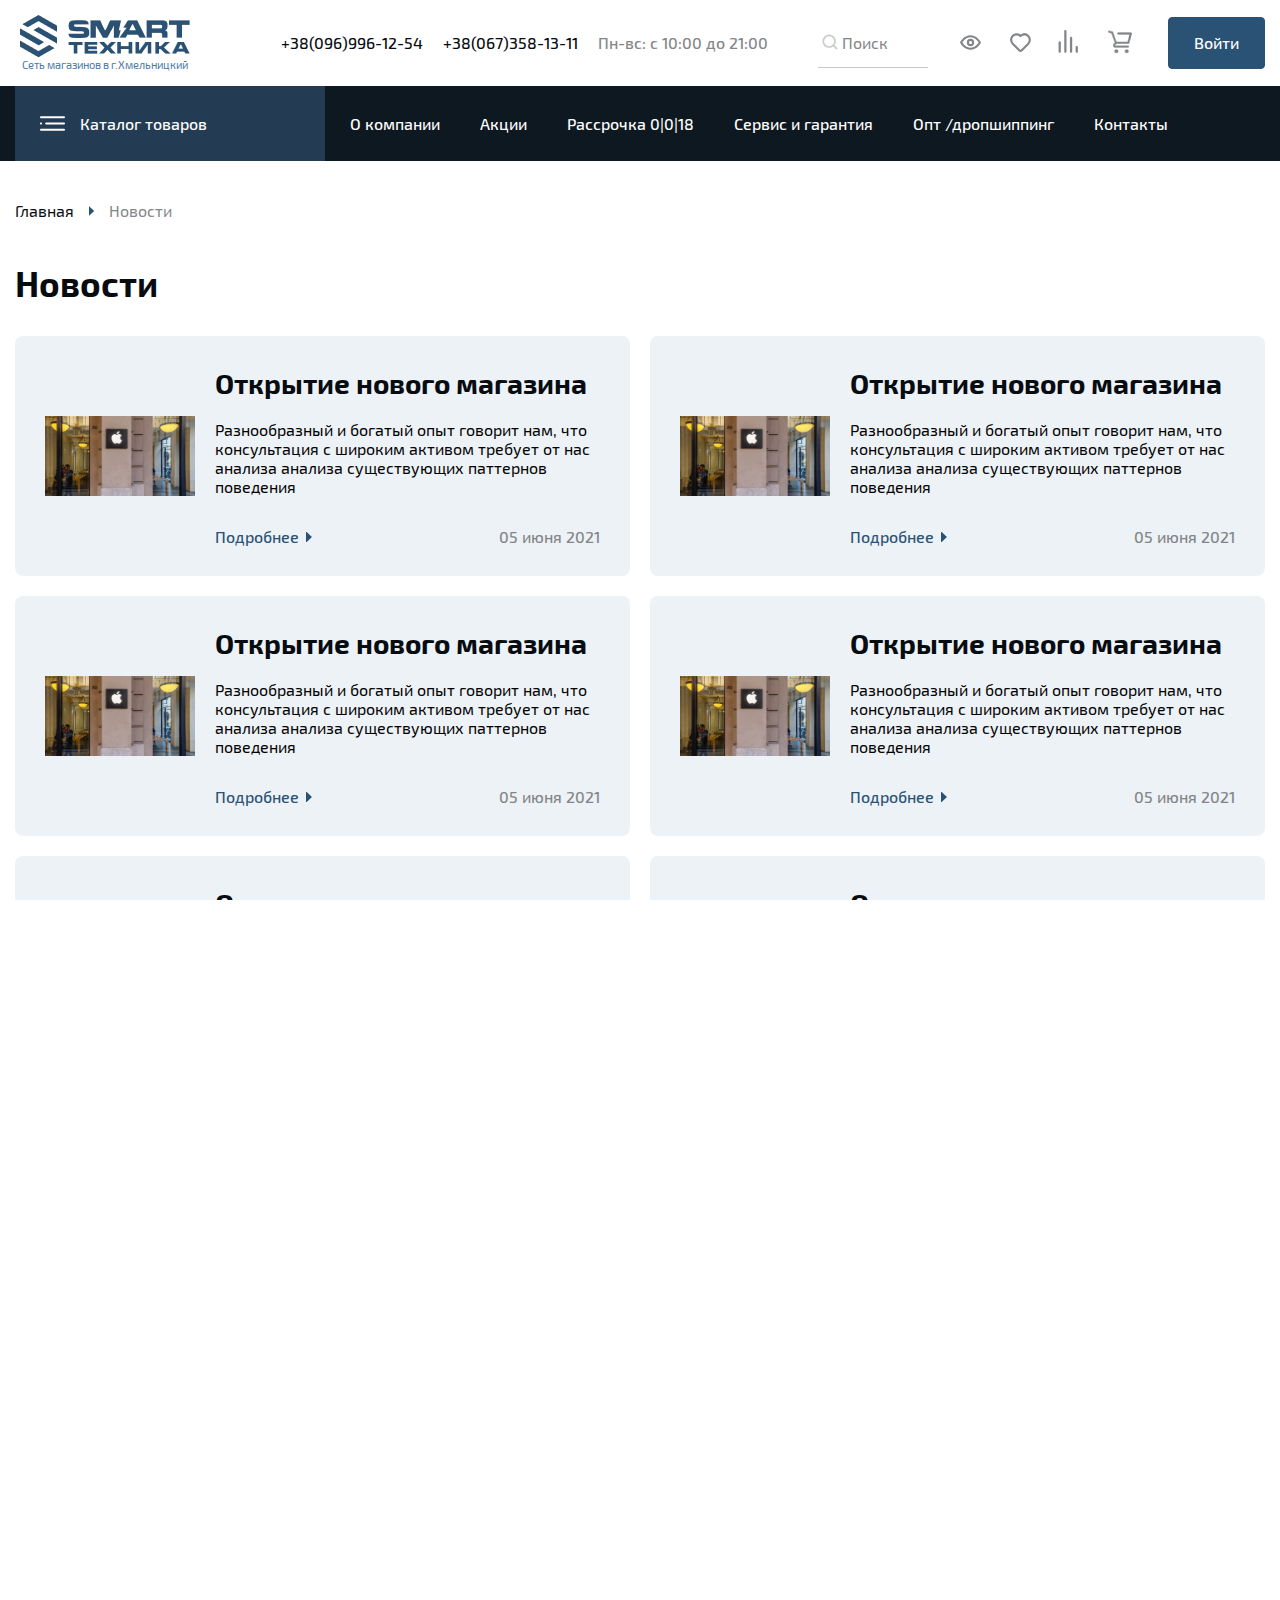
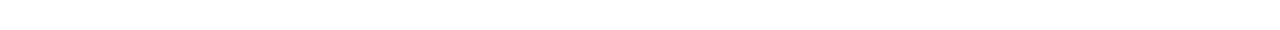
<file: news.html>
<!DOCTYPE html>
<html lang="ru">

<head>
	<meta charset="UTF-8">
	<meta http-equiv="X-UA-Compatible" content="IE=edge">
	<meta name="viewport" content="width=device-width, initial-scale=1.0">
	<link rel="stylesheet" href="css/main.min.css?_v=20230606231537">
	<title>Smart Техника - Новости</title>
</head>

<body>
   <div class="wrapper">
      <!-- Шапка сайта -->
<header class="header lock-padding" id="header">
   <div class="container">

      <div class="header-top">
         <!-- Лолотип сайта -->
         <div class="logo">
            <a href="index.html" class="logo__link">
               <picture><source srcset="img/image/logo.webp" type="image/webp"><img src="img/image/logo.png" alt="Логотип Нашего магазина" title="Логотип Smart техника"></picture>
               <div class=" logo__text">Сеть магазинов в г.Хмельницкий</div>
            </a>
         </div>
         <div class="info-panel">

            <div class="contact">
               <div class="contact__contact-item">
                  <a class="contact__contact-link" href="tel:380969961254">+38(096)996-12-54</a>
               </div>
               <div class="contact__contact-item">
                  <a class="contact__contact-link" href="tel:380673581311">+38(067)358-13-11</a>
               </div>
               <div class="contact__contact-item">Пн-вс: с 10:00 до 21:00</div>
            </div>

            <!-- Строка поиска -->
            <div class="search">
               <form action="" name="search-form" method="post" class="search__form">
                  <div class="search__content">
                     <button type="submit" name="button" class="search__button">
                        <svg class="search-icon">
                           <use xlink:href="img/sprite.svg#search"></use>
                        </svg>
                     </button>
                     <div class="search__content-img">
                        <svg class="search-icon" width="20px" height="20px">
                           <use xlink:href="img/sprite.svg#search"></use>
                        </svg>
                     </div>
                     <input type="search" name="search" class="search__input" placeholder="Поиск" />
                  </div>
               </form>
            </div>

            <!-- Panel-icons -->
            <div class="icons">

               <a href="#" class="icons__item">
                  <svg class="panel-svg">
                     <use xlink:href="img/sprite.svg#eye"></use>
                  </svg>
               </a>

               <a href="#" class="icons__item">
                  <svg class="panel-svg">
                     <use xlink:href="img/sprite.svg#like"></use>
                  </svg>
               </a>

               <a href="#" class="icons__item">
                  <svg class="panel-svg">
                     <use xlink:href="img/sprite.svg#compare"></use>
                  </svg>
               </a>

               <a href="#" class="icons__item">
                  <svg class="panel-svg">
                     <use xlink:href="img/sprite.svg#cart"></use>
                  </svg>
               </a>
            </div>

            <!-- Button -->
            <div class="button">
               <a href="#signin" class="button__link popup-link">Войти</a>
            </div>
            <!-- Button - end -->
         </div>
      </div>
   </div>

   <div class="header-bottom">
      <div class="container">
         <div class="header-bottom__content">

            <a href="catalog.html" class="catalog-button">
               <div class="catalog-button__icon">
                  <svg class="catalog-icon">
                     <use xlink:href="img/sprite.svg#menu"></use>
                  </svg>
               </div>
               <div class="catalog-button__link">Каталог товаров</div>
            </a>
            
            <nav data-da=".more-content,991,2" class="nav" title="header-Меню">
               <ul class="nav__list">
                  <li class="nav__item">
                     <a href="about.html" class="nav__link">О компании</a>
                  </li>
                  <li class="nav__item">
                     <a href="#" class="nav__link">Акции</a>
                  </li>
                  <li class="nav__item">
                     <a href="#" class="nav__link">Рассрочка <span class="nav__link-span">0|0|18</span></a>
                  </li>
                  <li class="nav__item">
                     <a href="guarantee.html" class="nav__link">Сервис и гарантия</a>
                  </li>
                  <li class="nav__item">
                     <a href="#" class="nav__link">Опт <span class="nav__link-span">/дропшиппинг</span></a>
                  </li>
                  <li class="nav__item">
                     <a href="contacts.html" class="nav__link">Контакты</a>
                  </li>
               </ul>
            </nav>
         </div>
      </div>
   </div>
</header>

      <main class="main">
         <!-- Меню навигация боковая панель -->
<aside data-da=".catalog-content,991,1" class="aside no-index">
	<nav class="navigation-menu" title="Меню навигация">
		<ul class="navigation-menu__list">

			<!-- Гироскутеры -->
			<li class="navigation-menu__item">
				<a href="giroscuters.html" class="navigation-menu__link">
					<div class="navigation-menu__link-img">
						<!-- Картинка -->
						<picture><source srcset="img/menu-icons/menu.webp" type="image/webp"><img loading="lazy" src="img/menu-icons/menu.png" alt="Гироскутеры" title="Гироскутеры"></picture>
					</div>
					<div class="navigation-menu__link-text">Гироскутеры</div>
				</a>
			</li>

			<!-- Электросамокаты -->
			<li class="navigation-menu__item">
				<a href="#" class="navigation-menu__link">
					<div class="navigation-menu__link-img">
						<!-- Картинка -->
						<picture><source srcset="img/menu-icons/menu-1.webp" type="image/webp"><img loading="lazy" src="img/menu-icons/menu-1.png" alt="Электросамокаты" title="Электросамокаты"></picture>
					</div>
					<div class="navigation-menu__link-text">Электросамокаты</div>
				</a>
			</li>

			<!-- Моноколеса -->
			<li class="navigation-menu__item">
				<a href="#" class="navigation-menu__link">
					<div class="navigation-menu__link-img">
						<!-- Картинка -->
						<picture><source srcset="img/menu-icons/menu-2.webp" type="image/webp"><img loading="lazy" src="img/menu-icons/menu-2.png" alt="Моноколеса" title="Моноколеса"></picture>
					</div>
					<div class="navigation-menu__link-text">Моноколеса</div>
				</a>
			</li>

			<!-- Сигвеи и мини-сигвеи -->
			<li class="navigation-menu__item">
				<a href="#" class="navigation-menu__link">
					<div class="navigation-menu__link-img">
						<!-- Картинка -->
						<img loading="lazy" src="img/menu-icons/menu-3.png" alt="Сигвеи и мини-сигвеи"
							title="Сигвеи и мини-сигвеи">
					</div>
					<div class="navigation-menu__link-text">Сигвеи и мини-сигвеи</div>
				</a>
			</li>

			<!-- Электроскутеры -->
			<li class="navigation-menu__item">
				<a href="#" class="navigation-menu__link">
					<div class="navigation-menu__link-img">
						<!-- Картинка -->
						<picture><source srcset="img/menu-icons/menu-4.webp" type="image/webp"><img loading="lazy" src="img/menu-icons/menu-4.png" alt="Электроскутеры" title="Электроскутеры"></picture>
					</div>
					<div class="navigation-menu__link-text">Электроскутеры</div>
				</a>
			</li>

			<!-- Электровелосипеды -->
			<li class="navigation-menu__item">
				<a href="#" class="navigation-menu__link">
					<div class="navigation-menu__link-img">
						<!-- Картинка -->
						<img loading="lazy" src="img/menu-icons/menu-5.png" alt="Электровелосипеды"
							title="Электровелосипеды">
					</div>
					<div class="navigation-menu__link-text">Электровелосипеды</div>
				</a>
			</li>

			<!-- Электроскейты -->
			<li class="navigation-menu__item">
				<a href="#" class="navigation-menu__link">
					<div class="navigation-menu__link-img">
						<!-- Картинка -->
						<picture><source srcset="img/menu-icons/menu-6.webp" type="image/webp"><img loading="lazy" src="img/menu-icons/menu-6.png" alt="Электроскейты" title="Электроскейты"></picture>
					</div>
					<div class="navigation-menu__link-text">Электроскейты</div>
				</a>
			</li>

			<!-- Электромобили -->
			<li class="navigation-menu__item">
				<a href="#" class="navigation-menu__link">
					<div class="navigation-menu__link-img">
						<!-- Картинка -->
						<picture><source srcset="img/menu-icons/menu-7.webp" type="image/webp"><img loading="lazy" src="img/menu-icons/menu-7.png" alt="Электромобили" title="Электромобили"></picture>
					</div>
					<div class="navigation-menu__link-text">Электромобили</div>
				</a>
			</li>

			<!-- Аксессуары -->
			<li class="navigation-menu__item">
				<a href="#" class="navigation-menu__link">
					<div class="navigation-menu__link-img">
						<!-- Картинка -->
						<picture><source srcset="img/menu-icons/menu-8.webp" type="image/webp"><img loading="lazy" src="img/menu-icons/menu-8.png" alt="Аксессуары" title="Аксессуары"></picture>
					</div>
					<div class="navigation-menu__link-text">Аксессуары</div>
				</a>
			</li>

			<!-- Умные игрушки -->
			<li class="navigation-menu__item">
				<a href="#" class="navigation-menu__link">
					<div class="navigation-menu__link-img">
						<!-- Картинка -->
						<picture><source srcset="img/menu-icons/menu-9.webp" type="image/webp"><img loading="lazy" src="img/menu-icons/menu-9.png" alt="Умные игрушки" title="Умные игрушки"></picture>
					</div>
					<div class="navigation-menu__link-text">Умные игрушки</div>
				</a>
			</li>

			<!-- Smart Watch -->
			<li class="navigation-menu__item">
				<a href="#" class="navigation-menu__link">
					<div class="navigation-menu__link-img">
						<!-- Картинка -->
						<picture><source srcset="img/menu-icons/menu-10.webp" type="image/webp"><img loading="lazy" src="img/menu-icons/menu-10.png" alt="Smart Watch" title="Smart Watch"></picture>
					</div>
					<div class="navigation-menu__link-text">Smart Watch</div>
				</a>
			</li>

		</ul>
	</nav>
</aside>

         <section class="about-section">
            <div class="container">

               <div class="navigation-map">
                  <a href="index.html" class="navigation-map__link">Главная</a>
                  <a href="news.html" class="navigation-map__link">Новости</a>
               </div>

               <!-- Заголовок страницы -->
               <div class="section-title page-title">
                  <h1 class="section-title__title">Новости</h1>
               </div>

               <div class="page-news">

                  <div class="page-news__item">
                     <div class="page-news__item-content">
                        <a href="article-news.html" class="page-news__item-img">
                           <picture><source srcset="img/image/news/news-3.webp" type="image/webp"><img src="img/image/news/news-3.jpg" alt="" title=""></picture>
                        </a>
                        <div class="page-news__item-text">
                           <div class="page-news__item-body">
                              <div class="page-news__title">Открытие нового магазина</div>
                              <div class="page-news__text">Разнообразный и богатый опыт говорит нам, что консультация с
                                 широким активом требует от нас анализа анализа существующих паттернов поведения
                              </div>
                           </div>

                           <div class="page-news__footer">
                              <div class="page-news__btn">
                                 <a href="article-news.html" class="page-news__btn-link">Подробнее</a>
                              </div>
                              <div class="page-news__footer-text">05 июня 2021</div>
                           </div>
                        </div>
                     </div>
                  </div>

                  <div class="page-news__item">
                     <div class="page-news__item-content">
                        <a href="article-news.html" class="page-news__item-img">
                           <picture><source srcset="img/image/news/news-3.webp" type="image/webp"><img src="img/image/news/news-3.jpg" alt="" title=""></picture>
                        </a>
                        <div class="page-news__item-text">
                           <div class="page-news__item-body">
                              <div class="page-news__title">Открытие нового магазина</div>
                              <div class="page-news__text">Разнообразный и богатый опыт говорит нам, что консультация с
                                 широким активом требует от нас анализа анализа существующих паттернов поведения
                              </div>
                           </div>

                           <div class="page-news__footer">
                              <div class="page-news__btn">
                                 <a href="article-news.html" class="page-news__btn-link">Подробнее</a>
                              </div>
                              <div class="page-news__footer-text">05 июня 2021</div>
                           </div>
                        </div>
                     </div>
                  </div>

                  <div class="page-news__item">
                     <div class="page-news__item-content">
                        <a href="article-news.html" class="page-news__item-img">
                           <picture><source srcset="img/image/news/news-3.webp" type="image/webp"><img src="img/image/news/news-3.jpg" alt="" title=""></picture>
                        </a>
                        <div class="page-news__item-text">
                           <div class="page-news__item-body">
                              <div class="page-news__title">Открытие нового магазина</div>
                              <div class="page-news__text">Разнообразный и богатый опыт говорит нам, что консультация с
                                 широким активом требует от нас анализа анализа существующих паттернов поведения
                              </div>
                           </div>

                           <div class="page-news__footer">
                              <div class="page-news__btn">
                                 <a href="article-news.html" class="page-news__btn-link">Подробнее</a>
                              </div>
                              <div class="page-news__footer-text">05 июня 2021</div>
                           </div>
                        </div>
                     </div>
                  </div>

                  <div class="page-news__item">
                     <div class="page-news__item-content">
                        <a href="article-news.html" class="page-news__item-img">
                           <picture><source srcset="img/image/news/news-3.webp" type="image/webp"><img src="img/image/news/news-3.jpg" alt="" title=""></picture>
                        </a>
                        <div class="page-news__item-text">
                           <div class="page-news__item-body">
                              <div class="page-news__title">Открытие нового магазина</div>
                              <div class="page-news__text">Разнообразный и богатый опыт говорит нам, что консультация с
                                 широким активом требует от нас анализа анализа существующих паттернов поведения
                              </div>
                           </div>

                           <div class="page-news__footer">
                              <div class="page-news__btn">
                                 <a href="article-news.html" class="page-news__btn-link">Подробнее</a>
                              </div>
                              <div class="page-news__footer-text">05 июня 2021</div>
                           </div>
                        </div>
                     </div>
                  </div>

                  <div class="page-news__item">
                     <div class="page-news__item-content">
                        <a href="article-news.html" class="page-news__item-img">
                           <picture><source srcset="img/image/news/news-3.webp" type="image/webp"><img src="img/image/news/news-3.jpg" alt="" title=""></picture>
                        </a>
                        <div class="page-news__item-text">
                           <div class="page-news__item-body">
                              <div class="page-news__title">Открытие нового магазина</div>
                              <div class="page-news__text">Разнообразный и богатый опыт говорит нам, что консультация с
                                 широким активом требует от нас анализа анализа существующих паттернов поведения
                              </div>
                           </div>

                           <div class="page-news__footer">
                              <div class="page-news__btn">
                                 <a href="article-news.html" class="page-news__btn-link">Подробнее</a>
                              </div>
                              <div class="page-news__footer-text">05 июня 2021</div>
                           </div>
                        </div>
                     </div>
                  </div>

                  <div class="page-news__item">
                     <div class="page-news__item-content">
                        <a href="article-news.html" class="page-news__item-img">
                           <picture><source srcset="img/image/news/news-3.webp" type="image/webp"><img src="img/image/news/news-3.jpg" alt="" title=""></picture>
                        </a>
                        <div class="page-news__item-text">
                           <div class="page-news__item-body">
                              <div class="page-news__title">Открытие нового магазина</div>
                              <div class="page-news__text">Разнообразный и богатый опыт говорит нам, что консультация с
                                 широким активом требует от нас анализа анализа существующих паттернов поведения
                              </div>
                           </div>

                           <div class="page-news__footer">
                              <div class="page-news__btn">
                                 <a href="article-news.html" class="page-news__btn-link">Подробнее</a>
                              </div>
                              <div class="page-news__footer-text">05 июня 2021</div>
                           </div>
                        </div>
                     </div>
                  </div>
               </div>

            </div>
         </section>
      </main>

   </div>

   <footer class="footer">
   <div class="container">

      <div class="footer-content">
         <!-- Первая колонка -->
         <div class="footer-content__column">

            <!-- Лолотип сайта -->
            <div class="logo">
               <a href="index.html">
                  <!-- Картинка -->
                  <picture><source srcset="img/image/logo.webp" type="image/webp"><img loading="lazy" src="img/image/logo.png" alt="Лого" title="Лого"></picture>
                  <div class="logo__text">Сеть магазинов в г.Хмельницкий</div>
               </a>
            </div>

            <div class="contact">
               <div class="contact__contact-item">
                  <a href="tel:+380969961254" class="contact__contact-link">+38(096)996-12-54</a>
               </div>
               <div class="contact__contact-item">
                  <a href="tel:+380673581311" class="contact__contact-link">+38(067)358-13-11</a>
               </div>
               <div class="contact__contact-item">Пн-вс: с 10:00 до 21:00</div>
            </div>
            <!-- Адреса -->
            <div class="adress">
               <div class="adress__item">
                  Щорса 27а к.3
               </div>
               <div class="adress__item">
                  Каменецкая 27а к.3
               </div>
               <div class="adress__item">
                  Вишневая 145/7
               </div>
            </div>
         </div>

         <!-- Вторая колонка -->
         <div class="footer-content__column">
            <div class="footer-content__title">Для клиента</div>
            <div class="footer-content__text">
               <div class="footer-content__text-item">
                  <a href="" class="footer-content__text-link">Как купить</a>
               </div>
               <div class="footer-content__text-item">
                  <a href="" class="footer-content__text-link">Доставка и оплата</a>
               </div>
               <div class="footer-content__text-item">
                  <a href="" class="footer-content__text-link">Кредит</a>
               </div>
               <div class="footer-content__text-item">
                  <a href="" class="footer-content__text-link">Политика конфиденциальности</a>
               </div>
               <div class="footer-content__text-item">
                  <a href="" class="footer-content__text-link">Вопросы и ответы (F.A.Q.)</a>
               </div>
               <div class="footer-content__text-item">
                  <a href="" class="footer-content__text-link">Сервис и гарантия</a>
               </div>
            </div>
         </div>

         <!-- Третяя колонка -->
         <div class="footer-content__column">
            <div class="footer-content__title">О магазине</div>
            <div class="footer-content__text">
               <div class="footer-content__text-item">
                  <a href="" class="footer-content__text-link">Отзывы</a>
               </div>
               <div class="footer-content__text-item">
                  <a href="" class="footer-content__text-link">Наши преимущества</a>
               </div>
               <div class="footer-content__text-item">
                  <a href="" class="footer-content__text-link">История компании</a>
               </div>
               <div class="footer-content__text-item">
                  <a href="" class="footer-content__text-link">Сотрудничество</a>
               </div>
               <div class="footer-content__text-item">
                  <a href="" class="footer-content__text-link">Партнёрская программа</a>
               </div>
               <div class="footer-content__text-item">
                  <a href="" class="footer-content__text-link">Вакансии</a>
               </div>
            </div>
         </div>

         <!-- Четвертая олонка -->
         <div class="footer-content__column">
            <div class="footer-content__title">Сотрудничество</div>
            <div class="footer-content__text">
               <div class="footer-content__text-item">
                  <a href="" class="footer-content__text-link">Оптом</a>
               </div>
               <div class="footer-content__text-item">
                  <a href="" class="footer-content__text-link">Дропшипинг</a>
               </div>
            </div>
         </div>
      </div>

      <!-- Нижний футер -->
      <div class="footer-bottom">

         <div class="footer-bottom__social-content">
            <div class="footer-bottom__social">

               <!-- Twitter -->
               <div class="footer-bottom__social-img">
                  <a href="footer-bottom__social-link">
                     <svg class="footer-soc">
                        <use xlink:href="img/sprite.svg#twitter"></use>
                     </svg>
                  </a>
               </div>

               <!-- facebook -->
               <div class="footer-bottom__social-img">
                  <a href="footer-bottom__social-link">
                     <svg class="footer-soc">
                        <use xlink:href="img/sprite.svg#facebook"></use>
                     </svg>
                  </a>
               </div>

               <!-- vk -->
               <div class="footer-bottom__social-img">
                  <a href="footer-bottom__social-link">
                     <svg class="footer-soc">
                        <use xlink:href="img/sprite.svg#vk"></use>
                     </svg>
                  </a>
               </div>

               <!-- instagramm -->
               <div class="footer-bottom__social-img">
                  <a href="footer-bottom__social-link">
                     <svg class="footer-soc">
                        <use xlink:href="img/sprite.svg#instagram"></use>
                     </svg>
                  </a>
               </div>
            </div>
         </div>

         <div class="footer-bottom__text-content">
            <div class="footer-bottom__text">
               <div class="footer-bottom__text-paragraph">
                  SmartТехника &copy; 2021 Все права защищены
               </div>
            </div>

            <div class="footer-bottom__text">
               <a href="" class="footer-bottom__text-link">Разработка: dprog.com</a>
            </div>
         </div>
         
      </div>

   </div>
</footer>
   <div class="panel-block">
   <!-- Панель навигации для мобильных устройств -->
   <div class="panel">
      <div class="panel-content">

         <!-- Ноme -->
         <div class="panel-content__item">
            <a href="index.html" class="panel-content__link">
               <div class="panel-content__item-img">
                  <svg class="panel-link">
                     <use xlink:href="img/sprite.svg#home"></use>
                  </svg>
               </div>
               <div class="panel-content__link-title">
                  Главная
               </div>
            </a>
         </div>

         <!-- Catalog -->
         <div class="panel-content__item">
            <a href="#catalog-menu" class="panel-content__link popup-link">
               <div class="panel-content__item-img">
                  <svg class="panel-link">
                     <use xlink:href="img/sprite.svg#menu"></use>
                  </svg>
               </div>
               <div class="panel-content__link-title">
                  Каталог
               </div>
            </a>
         </div>

         <!-- Shopping-cart -->
         <div class="panel-content__item">
            <a href="" class="panel-content__link">
               <div class="panel-content__item-img">
                  <svg class="panel-link">
                     <use xlink:href="img/sprite.svg#cart"></use>
                  </svg>
               </div>
               <div class="panel-content__link-title">
                  Корзина
               </div>
            </a>
         </div>

         <!-- Search -->
         <div class="panel-content__item">
            <a href="#search-menu" class="panel-content__link popup-link">
               <div class="panel-content__item-img">
                  <svg class="panel-link">
                     <use xlink:href="img/sprite.svg#search"></use>
                  </svg>
               </div>
               <div class="panel-content__link-title">
                  Поиск
               </div>
            </a>
         </div>

         <!--  Еще ... -->
         <div class="panel-content__item">
            <a href="#more" class="panel-content__link popup-link">
               <div class="panel-content__item-img">
                  <div class="panel-content__dots">
                     <div class="panel-content__dot"></div>
                     <div class="panel-content__dot"></div>
                     <div class="panel-content__dot"></div>
                  </div>
               </div>
               <div class="panel-content__link-title">
                  Ещё
               </div>
            </a>
         </div>
      </div>
   </div>

</div>

   <section class="popup-wrapper" id="signin">
   <div class="popup-wrapper__container">

      <div class="popup">
         <div class="popup__body">
            <div class="popup__content">

               <div class="popup__header">
                  <h3 class="popup__header-title">Bxoд</h3>
                  <a href="#header" class="popup__close close-popup"></a>
               </div>

               <div class="popup__content-body">
                  <form action="#" method="post" enctype="multipart/form-data" class="form" name="form" id="form-auth">
                     <div class="form-popup">
                        <label for="name">Эл. почта</label>
                        <input class="form-popup__input" type="mail" name="mail" id="mail-auth" required />

                        <label for="password">Пароль</label>
                        <input class="form-popup__input" type="password" name="password" id="password-auth" required />
                     </div>

                     <div class="form-popup__link-content">
                        <a href="" class="form-popup__link">Забыли пароль?</a>
                     </div>
                     <label class="form-popup__checkbox">
                        <input type="checkbox" class="form-popup__checkbox-input">
                        <span class="form-popup__checkbox-content">Запомнить меня</span>
                     </label>

                     <div class="form-popup__button">
                        <input class="form-popup__button-link" type="submit" value="Войти">
                     </div>

                     <div class="form-popup__link-content center">
                        <a href="#registration" class="form-popup__link popup-link">Зарегестрироваться</a>
                     </div>

                  </form>
               </div>
            </div>
         </div>
      </div>
   </div>
</section>

   <!-- Форма регистраци -->
<section class="popup-wrapper" id="registration">
   <div class="popup-wrapper__container">

      <div id="call" class="popup">
         <div class="popup__body">
            <div class="popup__content">

               <div class="popup__header">
                  <h3 class="popup__header-title">Регистрация</h3>
                  <a href="#header" class="popup__close close-popup"></a>
               </div>

               <div class="popup__content-body">
                  <form action="#" method="post" enctype="multipart/form-data" class="form" name="form" id="form-reg">
                     <div class="form-popup">
                        <label for="name">Имя</label>
                        <input class="form-popup__input" type="text" name="name" id="name-reg" required />

                        <label for="name">Эл. почта</label>
                        <input class="form-popup__input" type="mail" name="mail" id="mail-reg" required />

                        <label for="phone">Номер телефона</label>
                        <input class="form-popup__input" type="tel" name="phone" id="phone-reg" required />

                        <label for="password">Придумайте пароль</label>
                        <input class="form-popup__input" type="password" name="password" id="password-reg" required />
                     </div>

                     <div class="form-popup__link-content">
                        <a href="" class="form-popup__link">Забыли пароль?</a>
                     </div>
                     <label class="form-popup__checkbox">
                        <input type="checkbox" class="form-popup__checkbox-input">
                        <span class="form-popup__checkbox-content">Запомнить меня</span>
                     </label>

                     <div class="form-popup__button">
                        <input class="form-popup__button-link" type="submit" value="Войти">
                     </div>

                     <div class="form-popup__link-content center">
                        <a href="#signin" class="form-popup__link popup-link">Я уже зарегистрирован</a>
                     </div>

                  </form>
               </div>
            </div>
         </div>
      </div>
   </div>
</section>
   <!-- Каталог меню <991 -->
<section class="popup-wrapper mobile-menu" id="catalog-menu">
	<div class="popup-wrapper__container">

		<div class="popup">
			<div class="popup__body">
				<div class="popup__content">

					<div class="popup__header">
						<h3 class="popup__header-title">Каталог</h3>
						<a href="#header" class="popup__close close-popup"></a>
					</div>
					<div class="catalog-content">

					</div>
				</div>
			</div>
		</div>
	</div>
</section>

<!-- Поиск по сайту <991 -->
<section class="popup-wrapper mobile-menu" id="search-menu">
	<div class="popup-wrapper__container">

		<div class="popup">
			<div class="popup__body">
				<div class="popup__content">

					<div class="popup__header">
						<h3 class="popup__header-title">Поиск</h3>
						<a href="#header" class="popup__close close-popup"></a>
					</div>

					<div class="popup__content-body">
						<form action="" method="post" class="search__form">
							<div class="search__content">
								<button type="submit" name="button" class="search__button">
									<svg class="search-icon">
										<use xlink:href="img/sprite.svg#search"></use>
									</svg>
								</button>
								<input type="search" name="search" class="search__input"
									placeholder="Введите запрос, например «Smart balance»" />
							</div>
						</form>
					</div>
				</div>
			</div>
		</div>
	</div>
</section>

<!-- Поиск по сайту <991 -->
<section class="popup-wrapper mobile-menu" id="more">
	<div class="popup-wrapper__container">

		<div class="popup">
			<div class="popup__body">
				<div class="popup__content">

					<div class="popup__header">
						<h3 class="popup__header-title">Ещё</h3>
						<a href="#header" class="popup__close close-popup"></a>
					</div>
					<div class="more-content">

					</div>
				</div>
			</div>
		</div>
	</div>
</section>


   <script src="js/app.min.js?_v=20230606231537"></script>
</body>

</html>
</file>
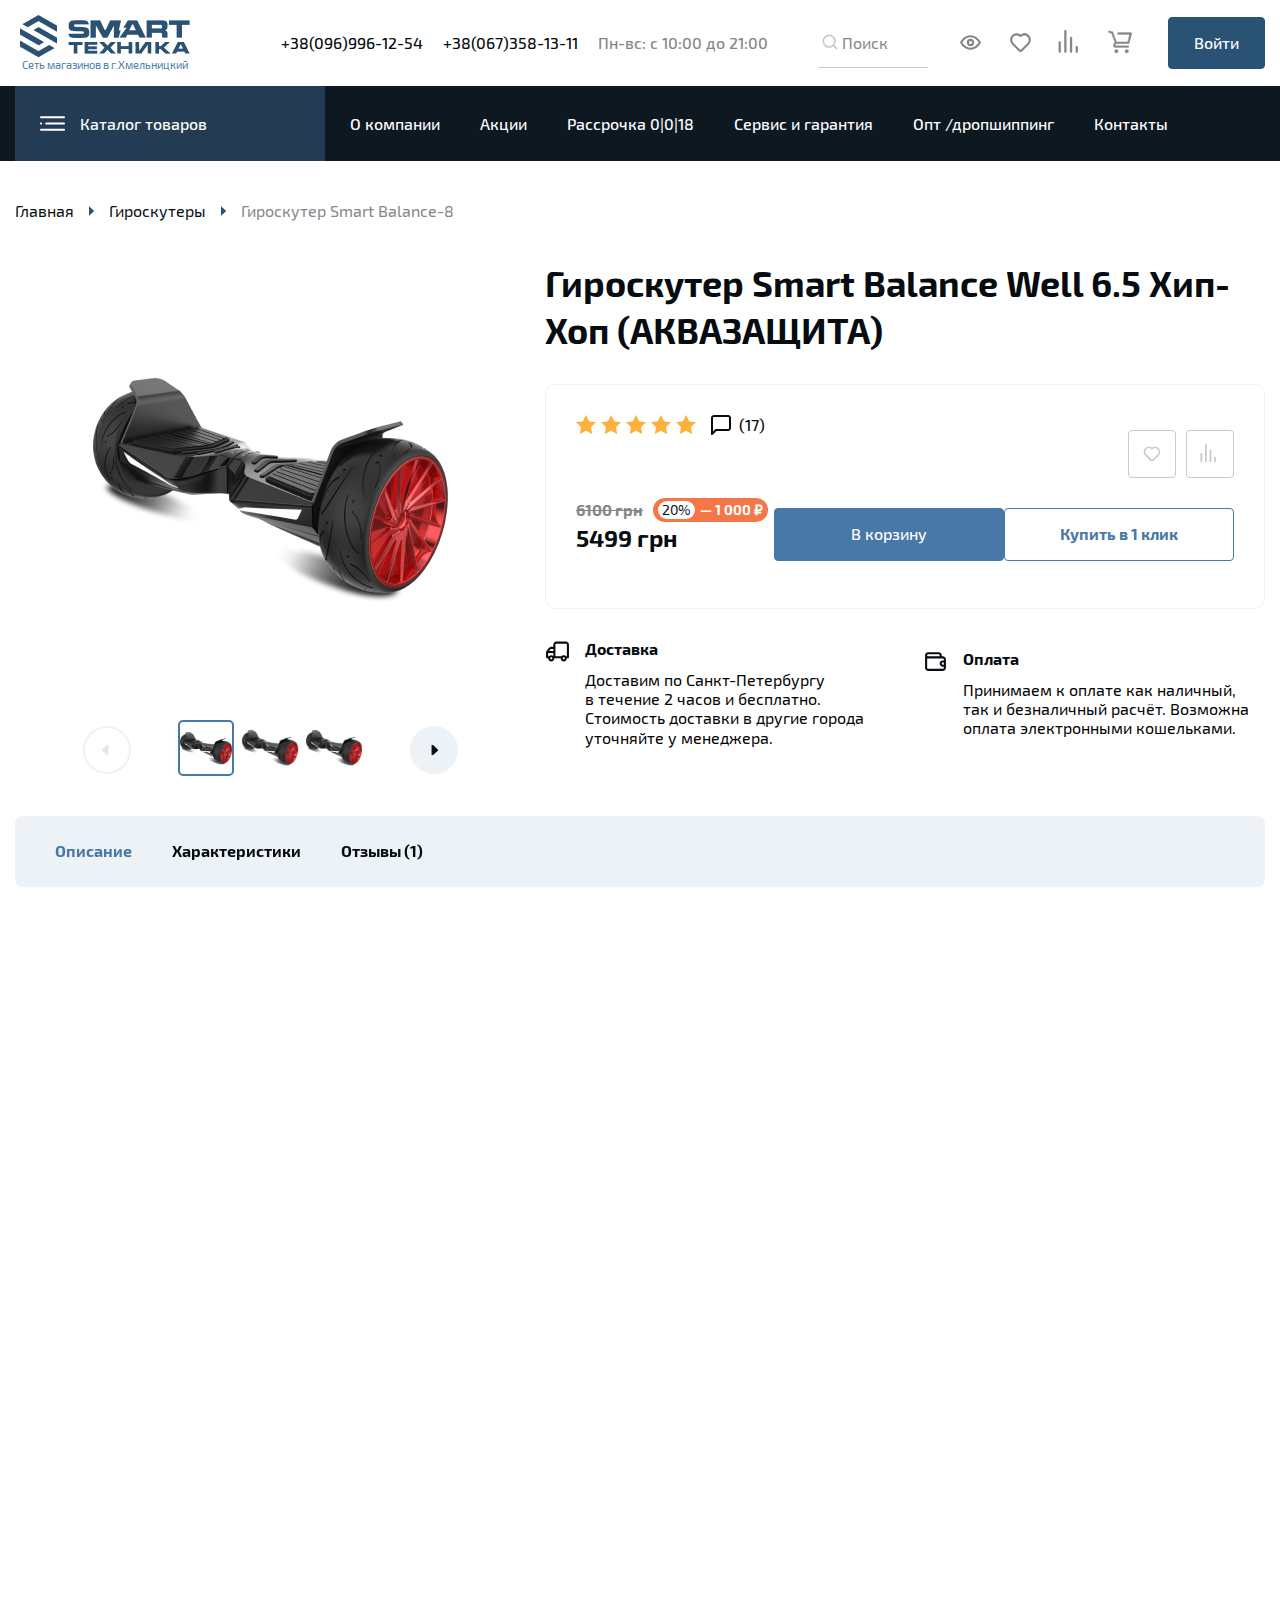
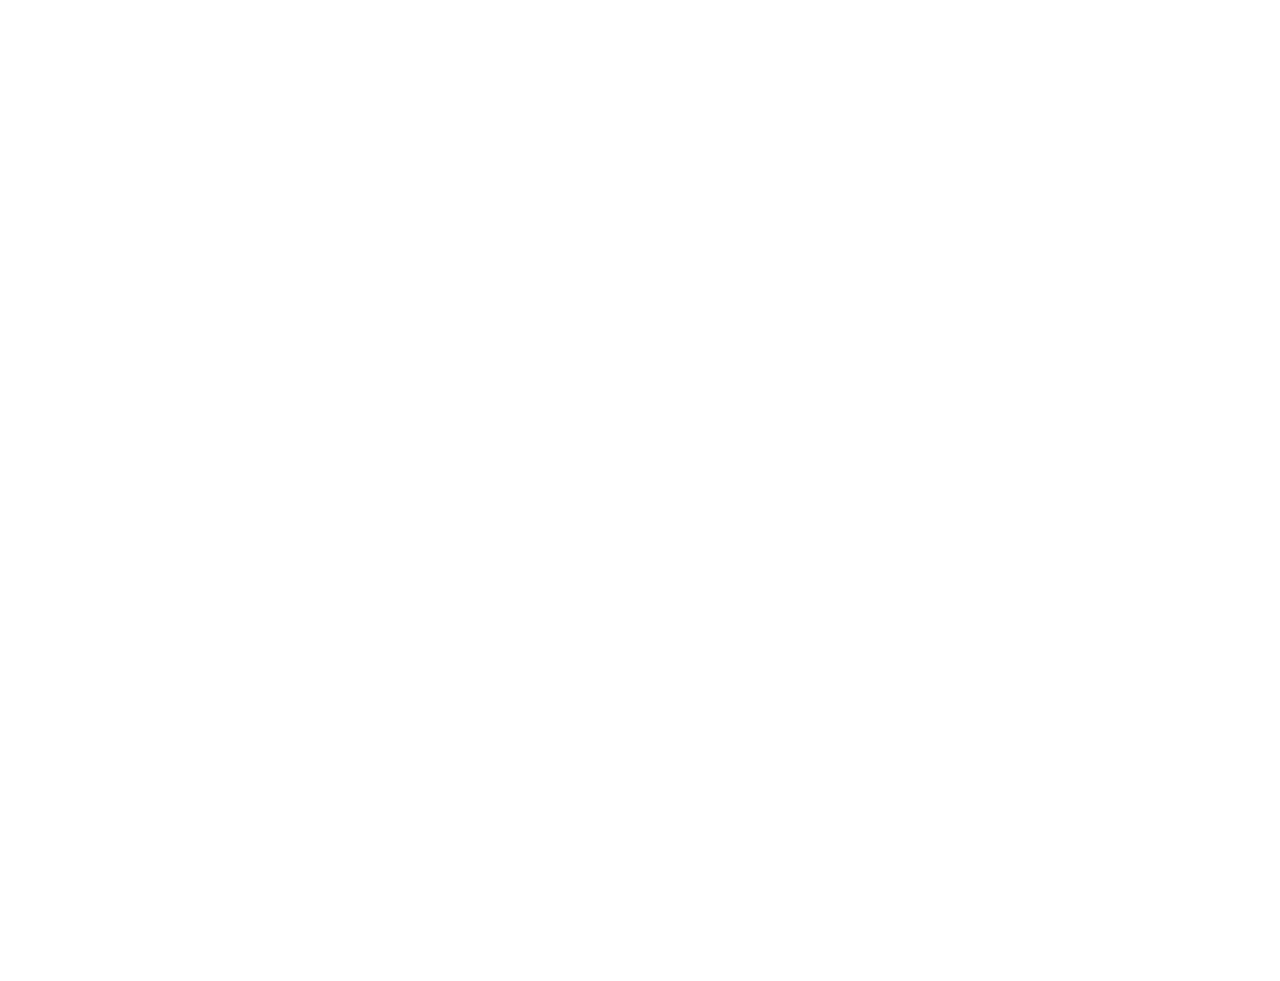
<file: smartbalance8.html>
<!DOCTYPE html>
<html lang="ru">

<head>
	<meta charset="UTF-8">
	<meta http-equiv="X-UA-Compatible" content="IE=edge">
	<meta name="viewport" content="width=device-width, initial-scale=1.0">
	<link rel="stylesheet" href="css/main.min.css?_v=20230606231537">
	<title>Smart Техника - Каталог товаров</title>
</head>

<body>
   <div class="wrapper">

      <!-- Шапка сайта -->
<header class="header lock-padding" id="header">
   <div class="container">

      <div class="header-top">
         <!-- Лолотип сайта -->
         <div class="logo">
            <a href="index.html" class="logo__link">
               <picture><source srcset="img/image/logo.webp" type="image/webp"><img src="img/image/logo.png" alt="Логотип Нашего магазина" title="Логотип Smart техника"></picture>
               <div class=" logo__text">Сеть магазинов в г.Хмельницкий</div>
            </a>
         </div>
         <div class="info-panel">

            <div class="contact">
               <div class="contact__contact-item">
                  <a class="contact__contact-link" href="tel:380969961254">+38(096)996-12-54</a>
               </div>
               <div class="contact__contact-item">
                  <a class="contact__contact-link" href="tel:380673581311">+38(067)358-13-11</a>
               </div>
               <div class="contact__contact-item">Пн-вс: с 10:00 до 21:00</div>
            </div>

            <!-- Строка поиска -->
            <div class="search">
               <form action="" name="search-form" method="post" class="search__form">
                  <div class="search__content">
                     <button type="submit" name="button" class="search__button">
                        <svg class="search-icon">
                           <use xlink:href="img/sprite.svg#search"></use>
                        </svg>
                     </button>
                     <div class="search__content-img">
                        <svg class="search-icon" width="20px" height="20px">
                           <use xlink:href="img/sprite.svg#search"></use>
                        </svg>
                     </div>
                     <input type="search" name="search" class="search__input" placeholder="Поиск" />
                  </div>
               </form>
            </div>

            <!-- Panel-icons -->
            <div class="icons">

               <a href="#" class="icons__item">
                  <svg class="panel-svg">
                     <use xlink:href="img/sprite.svg#eye"></use>
                  </svg>
               </a>

               <a href="#" class="icons__item">
                  <svg class="panel-svg">
                     <use xlink:href="img/sprite.svg#like"></use>
                  </svg>
               </a>

               <a href="#" class="icons__item">
                  <svg class="panel-svg">
                     <use xlink:href="img/sprite.svg#compare"></use>
                  </svg>
               </a>

               <a href="#" class="icons__item">
                  <svg class="panel-svg">
                     <use xlink:href="img/sprite.svg#cart"></use>
                  </svg>
               </a>
            </div>

            <!-- Button -->
            <div class="button">
               <a href="#signin" class="button__link popup-link">Войти</a>
            </div>
            <!-- Button - end -->
         </div>
      </div>
   </div>

   <div class="header-bottom">
      <div class="container">
         <div class="header-bottom__content">

            <a href="catalog.html" class="catalog-button">
               <div class="catalog-button__icon">
                  <svg class="catalog-icon">
                     <use xlink:href="img/sprite.svg#menu"></use>
                  </svg>
               </div>
               <div class="catalog-button__link">Каталог товаров</div>
            </a>
            
            <nav data-da=".more-content,991,2" class="nav" title="header-Меню">
               <ul class="nav__list">
                  <li class="nav__item">
                     <a href="about.html" class="nav__link">О компании</a>
                  </li>
                  <li class="nav__item">
                     <a href="#" class="nav__link">Акции</a>
                  </li>
                  <li class="nav__item">
                     <a href="#" class="nav__link">Рассрочка <span class="nav__link-span">0|0|18</span></a>
                  </li>
                  <li class="nav__item">
                     <a href="guarantee.html" class="nav__link">Сервис и гарантия</a>
                  </li>
                  <li class="nav__item">
                     <a href="#" class="nav__link">Опт <span class="nav__link-span">/дропшиппинг</span></a>
                  </li>
                  <li class="nav__item">
                     <a href="contacts.html" class="nav__link">Контакты</a>
                  </li>
               </ul>
            </nav>
         </div>
      </div>
   </div>
</header>

      <main class="main page-product">
         
         <!-- Меню навигация боковая панель -->
<aside data-da=".catalog-content,991,1" class="aside no-index">
	<nav class="navigation-menu" title="Меню навигация">
		<ul class="navigation-menu__list">

			<!-- Гироскутеры -->
			<li class="navigation-menu__item">
				<a href="giroscuters.html" class="navigation-menu__link">
					<div class="navigation-menu__link-img">
						<!-- Картинка -->
						<picture><source srcset="img/menu-icons/menu.webp" type="image/webp"><img loading="lazy" src="img/menu-icons/menu.png" alt="Гироскутеры" title="Гироскутеры"></picture>
					</div>
					<div class="navigation-menu__link-text">Гироскутеры</div>
				</a>
			</li>

			<!-- Электросамокаты -->
			<li class="navigation-menu__item">
				<a href="#" class="navigation-menu__link">
					<div class="navigation-menu__link-img">
						<!-- Картинка -->
						<picture><source srcset="img/menu-icons/menu-1.webp" type="image/webp"><img loading="lazy" src="img/menu-icons/menu-1.png" alt="Электросамокаты" title="Электросамокаты"></picture>
					</div>
					<div class="navigation-menu__link-text">Электросамокаты</div>
				</a>
			</li>

			<!-- Моноколеса -->
			<li class="navigation-menu__item">
				<a href="#" class="navigation-menu__link">
					<div class="navigation-menu__link-img">
						<!-- Картинка -->
						<picture><source srcset="img/menu-icons/menu-2.webp" type="image/webp"><img loading="lazy" src="img/menu-icons/menu-2.png" alt="Моноколеса" title="Моноколеса"></picture>
					</div>
					<div class="navigation-menu__link-text">Моноколеса</div>
				</a>
			</li>

			<!-- Сигвеи и мини-сигвеи -->
			<li class="navigation-menu__item">
				<a href="#" class="navigation-menu__link">
					<div class="navigation-menu__link-img">
						<!-- Картинка -->
						<img loading="lazy" src="img/menu-icons/menu-3.png" alt="Сигвеи и мини-сигвеи"
							title="Сигвеи и мини-сигвеи">
					</div>
					<div class="navigation-menu__link-text">Сигвеи и мини-сигвеи</div>
				</a>
			</li>

			<!-- Электроскутеры -->
			<li class="navigation-menu__item">
				<a href="#" class="navigation-menu__link">
					<div class="navigation-menu__link-img">
						<!-- Картинка -->
						<picture><source srcset="img/menu-icons/menu-4.webp" type="image/webp"><img loading="lazy" src="img/menu-icons/menu-4.png" alt="Электроскутеры" title="Электроскутеры"></picture>
					</div>
					<div class="navigation-menu__link-text">Электроскутеры</div>
				</a>
			</li>

			<!-- Электровелосипеды -->
			<li class="navigation-menu__item">
				<a href="#" class="navigation-menu__link">
					<div class="navigation-menu__link-img">
						<!-- Картинка -->
						<img loading="lazy" src="img/menu-icons/menu-5.png" alt="Электровелосипеды"
							title="Электровелосипеды">
					</div>
					<div class="navigation-menu__link-text">Электровелосипеды</div>
				</a>
			</li>

			<!-- Электроскейты -->
			<li class="navigation-menu__item">
				<a href="#" class="navigation-menu__link">
					<div class="navigation-menu__link-img">
						<!-- Картинка -->
						<picture><source srcset="img/menu-icons/menu-6.webp" type="image/webp"><img loading="lazy" src="img/menu-icons/menu-6.png" alt="Электроскейты" title="Электроскейты"></picture>
					</div>
					<div class="navigation-menu__link-text">Электроскейты</div>
				</a>
			</li>

			<!-- Электромобили -->
			<li class="navigation-menu__item">
				<a href="#" class="navigation-menu__link">
					<div class="navigation-menu__link-img">
						<!-- Картинка -->
						<picture><source srcset="img/menu-icons/menu-7.webp" type="image/webp"><img loading="lazy" src="img/menu-icons/menu-7.png" alt="Электромобили" title="Электромобили"></picture>
					</div>
					<div class="navigation-menu__link-text">Электромобили</div>
				</a>
			</li>

			<!-- Аксессуары -->
			<li class="navigation-menu__item">
				<a href="#" class="navigation-menu__link">
					<div class="navigation-menu__link-img">
						<!-- Картинка -->
						<picture><source srcset="img/menu-icons/menu-8.webp" type="image/webp"><img loading="lazy" src="img/menu-icons/menu-8.png" alt="Аксессуары" title="Аксессуары"></picture>
					</div>
					<div class="navigation-menu__link-text">Аксессуары</div>
				</a>
			</li>

			<!-- Умные игрушки -->
			<li class="navigation-menu__item">
				<a href="#" class="navigation-menu__link">
					<div class="navigation-menu__link-img">
						<!-- Картинка -->
						<picture><source srcset="img/menu-icons/menu-9.webp" type="image/webp"><img loading="lazy" src="img/menu-icons/menu-9.png" alt="Умные игрушки" title="Умные игрушки"></picture>
					</div>
					<div class="navigation-menu__link-text">Умные игрушки</div>
				</a>
			</li>

			<!-- Smart Watch -->
			<li class="navigation-menu__item">
				<a href="#" class="navigation-menu__link">
					<div class="navigation-menu__link-img">
						<!-- Картинка -->
						<picture><source srcset="img/menu-icons/menu-10.webp" type="image/webp"><img loading="lazy" src="img/menu-icons/menu-10.png" alt="Smart Watch" title="Smart Watch"></picture>
					</div>
					<div class="navigation-menu__link-text">Smart Watch</div>
				</a>
			</li>

		</ul>
	</nav>
</aside>
         <section class="section-product">
	<div class="container">

      <div class="navigation-map">
         <a href="index.html" class="navigation-map__link">Главная</a>
         <a href="giroscuters.html" class="navigation-map__link">Гироскутеры</a>
         <a href="smartbalance8.html" class="navigation-map__link">Гироскутер Smart Balance-8</a>
      </div>


		<div class="product-content">
			<!-- Слайдеры с товарами -->
			<div data-da=".product-info,1140,1" class="product-img-slider">
				<!-- Слайдер -->
				<!-- <div class="zoomer" id="img-zoom"> -->
					<div class="basic-product-slider swiper-content">
						<div class="basic-product-slider__wrapper swiper-wrapper">
							<!--Слайд-1-->
							<div class="basic-product-slider__slide swiper-slide">
								<img src="img/image/giroscuter/smart-balance8.png" alt="Гироскутер Smart Balance 8"
									title="Гироскутер Smart Balance 8">
							</div>
							<!--Слайд-2-->
							<div class="basic-product-slider__slide swiper-slide">

								<img src="img/image/giroscuter/smart-balance8.png" alt="Гироскутер Smart Balance 8"
									title="Гироскутер Smart Balance 8">

							</div>
							<!--Слайд-3-->
							<div class="basic-product-slider__slide swiper-slide">
								<img src="img/image/giroscuter/smart-balance8.png" alt="Гироскутер Smart Balance 8"
									title="Гироскутер Smart Balance 8">
							</div>

							<!--Слайд-4-->
							<div class="basic-product-slider__slide swiper-slide">
								<img src="img/image/giroscuter/smart-balance8.png" alt="Гироскутер Smart Balance 8"
									title="Гироскутер Smart Balance 8">
							</div>
						</div>
					</div>
				<!-- </div> -->
				<!-- Слайдер - end -->

				<!-- Слайдер -->
				<div class="secondary-slider">
					<div class="secondary-product-slider swiper-content">
						<div class="secondary-product-slider__wrapper swiper-wrapper">
							<!--Слайд-1-->
							<div class="secondary-product-slider__slide swiper-slide">
								<img src="img/image/giroscuter/smart-balance8.png" alt="Гироскутер Smart Balance 8"
									title="Гироскутер Smart Balance 8">
							</div>
							<!--Слайд-2-->
							<div class="secondary-product-slider__slide swiper-slide">
								<img src="img/image/giroscuter/smart-balance8.png" alt="Гироскутер Smart Balance 8"
									title="Гироскутер Smart Balance 8">
							</div>
							<!--Слайд-3-->
							<div class="secondary-product-slider__slide swiper-slide">
								<img src="img/image/giroscuter/smart-balance8.png" alt="Гироскутер Smart Balance 8"
									title="Гироскутер Smart Balance 8">
							</div>
							<!--Слайд-4-->
							<div class="secondary-product-slider__slide swiper-slide">
								<img src="img/image/giroscuter/smart-balance8.png" alt="Гироскутер Smart Balance 8"
									title="Гироскутер Smart Balance 8">
							</div>
						</div>
						<!-- Кнопки навигации -->
						<div class="swiper-button-prev button-prev"></div>
						<div class="swiper-button-next button-next"></div>
					</div>
				</div>
				<!-- Слайдер - end -->
			</div>

			<!-- Название товара -->
			<div class="product-info">
				<div class="product-info-title">Гироскутер Smart Balance Well 6.5 Хип-Хоп (АКВАЗАЩИТА)</div>
				<div class="product-info-sale">
					<div class="product-info-sale__info">
						<!-- Звездный рейтинг -->
						<div class="card-content__information">
							<div class="card-content__stars">
								<div class="card-content__stars-img">
									<!-- Картинка -->
									<img src="img/image/cart-product/star-active.png" alt="Звездочка"
										title="Звездочка">
								</div>
								<div class="card-content__stars-img">
									<!-- Картинка -->
									<img src="img/image/cart-product/star-active.png" alt="Звездочка"
										title="Звездочка">
								</div>
								<div class="card-content__stars-img">
									<!-- Картинка -->
									<img src="img/image/cart-product/star-active.png" alt="Звездочка"
										title="Звездочка">
								</div>
								<div class="card-content__stars-img">
									<!-- Картинка -->
									<img src="img/image/cart-product/star-active.png" alt="Звездочка"
										title="Звездочка">
								</div>
								<div class="card-content__stars-img">
									<!-- Картинка -->
									<img src="img/image/cart-product/star-active.png" alt="Звездочка"
										title="Звездочка">
								</div>
							</div>

							<div class="card-content__coments">
								<div class="card-content__coments-img">
									<picture><source srcset="img/image/cart-product/coments.webp" type="image/webp"><img src="img/image/cart-product/coments.png" alt="Коментарии" title="Коментарии"></picture>
								</div>
								<div class="card-content__coments-amount">(17)</div>
							</div>
						</div>

						<!-- Избранное, Сравнение товара -->
						<div class="card-content__sale-icons">
							<div class="card-content__sale-icons-img">
								<svg class="sale-card-icon">
									<use xlink:href="img/sprite.svg#like"></use>
								</svg>
							</div>
							<div class="card-content__sale-icons-img">
								<svg class="sale-card-icon">
									<use xlink:href="img/sprite.svg#compare"></use>
								</svg>
							</div>
						</div>
					</div>

					<!-- buy info -->
					<div class="sale-card-icon__price">
						<!-- Цена -->
						<div class="card-content__sale">
							<div class="card-content__sale-price">
								<div class="card-content__sale-price-flex">
									<!-- Old price -->
									<div class="card-content__sale-price-item-old">6100 грн</div>
									<!-- discount -->
									<div class="card-content__sale-discount">
										<div class="card-content__sale-discount--num">20%</div>
										<div class="card-content__sale-discount--rub">— 1 000 ₽</div>
									</div>
								</div>
								<!-- new price -->
								<div class="card-content__sale-price-item">5499 грн</div>

							</div>

							<!-- Buttons Купить -->
							<div class="card-content__buy">

								<div class="button dark-button product-button">
									<div class="button__link">В корзину</div>
								</div>

								<div class="light-button product-button">
									<div class="light-button__link">Купить в 1 клик</div>
								</div>

							</div>
						</div>
					</div>

				</div>
				<!-- информация Доставка Оплата -->
				<div class="product-info-delivery">
					<!-- Доставка -->
					<div class="product-info-delivery__item">
						<div class="product-info-delivery__item-title">
							<svg class="product-icon">
								<use xlink:href="img/sprite.svg#delivery"></use>
							</svg>
							<h5 class="product-info-delivery__item-title-text">Доставка</h5>
						</div>
						<div class="product-info-delivery__text-content">
							Доставим по Санкт-Петербургу в течение 2 часов и бесплатно. Стоимость доставки в другие
							города уточняйте у менеджера.
						</div>
					</div>
					<!-- Оплата -->
					<div class="product-info-delivery__item">
						<div class="product-info-delivery__item-title">
							<svg class="product-icon">
								<use xlink:href="img/sprite.svg#purse"></use>
							</svg>
							<h5 class="product-info-delivery__item-title-text">Оплата</h5>
						</div>
						<div class="product-info-delivery__text-content">
							Принимаем к оплате как наличный, так и безналичный расчёт. Возможна оплата электронными
							кошельками.
						</div>
					</div>
				</div>
			</div>
		</div>
	</div>
</section>
         <section class="tabs-product">
   <div class="container">

      <!-- Шапка переключателей -->
      <div class="tab-section">
         <div class="tabs-header">
            <!-- Слайдер -->
            <div class="tabs-slider swiper-content">
               <div class="tabs-slider__wrapper swiper-wrapper">
                  <!--Слайд-1-->
                  <div class="tabs-slider__slide swiper-slide">
                     <h4 class="tabs-slider__title tab-button active" data-tab-name="description">Описание</h4>
                  </div>
                  <!--Слайд-2-->
                  <div class="tabs-slider__slide swiper-slide">
                     <h4 class="tabs-slider__title tab-button" data-tab-name="characteristic">Характеристики</h4>
                  </div>
                  <!--Слайд-3-->
                  <div class="tabs-slider__slide swiper-slide">
                     <h4 class="tabs-slider__title tab-button" data-tab-name="reviews">Отзывы <span>(1)</span></h4>
                  </div>
               </div>
            </div>
            <!-- Слайдер - end -->
         </div>

         <div class="about-section section-page">
            <!-- Описание Description -->
            <div class="tabs-body-content tab-content active description">
               <h4 class="tabs-body-content__title">Описание гироскутера Smart Balance Well 6.5</h4>
               <div class="tabs-body-content__text">
                  <div class="tabs-body-content__text-paragraph">
                     Вопрос безопасности всегда стоит очень остро, в этом году производители решили его следующим
                     образом —
                     снабдили модель качественной задней и передней подсветкой, поэтому пользователь может не переживать
                     о том, что его будет незаметно на дороге в тёмное время суток.
                  </div>

                  <div class="tabs-body-content__text-paragraph">
                     На руле имеется яркий качественный дисплей, где отображается вся актуальная и необходимая
                     информация —
                     скорость, пробег и др. Кроме того, на руле имеется кнопка включения и выключения подсветки,
                     звуковой
                     сигнал и кнопка настроек. Таким образом, все необходимое для управления самокатом находится
                     у пользователя под рукой.
                  </div>

                  <div class="tabs-body-content__text-paragraph">
                     Для комфорта прогулок электросамокат снабжён передним и задним амортизаторами. Вы можете
                     перемещаться
                     не только по ровному городскому асфальту, но и по неровностям, которые не затруднят ваше
                     перемещение.
                  </div>

                  <div class="tabs-body-content__text-paragraph">
                     Складной механизм и небольшой вес (11кг) делают модель эргономичной. В сложенном виде самокат
                     занимает совсем мало места — его легко перевозить как в багажнике машины, так и в общественном
                     транспорте. При складывании самокат фиксируется с помощью крючка к заднему крылу. А для того,
                     чтобы разложить его, необходимо, нажав на заднее крыло, приподнять руль. Характерный щелчок говорит
                     о том, что самокат разложен полностью и готов к эксплуатации.
                  </div>

                  <div class="tabs-body-content__text-paragraph">
                     Стоит отметить, что электросамокат очень быстро стартует — вам не надо отталкиваться
                     или разгоняться.
                     Выдерживает до 120 кг, в процессе изготовления использовались только качественные материалы.
                  </div>

                  <div class="tabs-body-content__text-paragraph">
                     Быстрый, лёгкий, компактный — прекрасный выбор для ценителей удобства!
                  </div>
               </div>

            </div>
            <!-- Характеристики characteristic-->
            <div class="tabs-body-content tab-content characteristic">
               <h4 class="tabs-body-content__title">Характеристика гироскутера Smart Balance Well 6.5</h4>
               <div class="characteristic-body">

                  <!-- item -->
                  <div class="characteristic-body__item">
                     <div class="characteristic-body__item-title">Тип:</div>
                     <div class="characteristic-body__item-value">-</div>
                  </div>

                  <!-- item -->
                  <div class="characteristic-body__item">
                     <div class="characteristic-body__item-title">Макс. скорость до (км/ч):</div>
                     <div class="characteristic-body__item-value">25</div>
                  </div>

                  <!-- item -->
                  <div class="characteristic-body__item">
                     <div class="characteristic-body__item-title">Мощность двигателя</div>
                     <div class="characteristic-body__item-value">300</div>
                  </div>

                  <!-- item -->
                  <div class="characteristic-body__item">
                     <div class="characteristic-body__item-title">Пробег на одном заряде</div>
                     <div class="characteristic-body__item-value">36</div>
                  </div>

                  <!-- item -->
                  <div class="characteristic-body__item">
                     <div class="characteristic-body__item-title">Тип переднего тормоза</div>
                     <div class="characteristic-body__item-value">Дисковый механический</div>
                  </div>

                  <!-- item -->
                  <div class="characteristic-body__item">
                     <div class="characteristic-body__item-title">Круиз-контроль</div>
                     <div class="characteristic-body__item-value">Есть</div>
                  </div>

                  <!-- item -->
                  <div class="characteristic-body__item">
                     <div class="characteristic-body__item-title">Тип:</div>
                     <div class="characteristic-body__item-value">-</div>
                  </div>

                  <!-- item -->
                  <div class="characteristic-body__item">
                     <div class="characteristic-body__item-title">Макс. скорость до (км/ч):</div>
                     <div class="characteristic-body__item-value">25</div>
                  </div>

                  <!-- item -->
                  <div class="characteristic-body__item">
                     <div class="characteristic-body__item-title">Мощность двигателя</div>
                     <div class="characteristic-body__item-value">300</div>
                  </div>

                  <!-- item -->
                  <div class="characteristic-body__item">
                     <div class="characteristic-body__item-title">Пробег на одном заряде</div>
                     <div class="characteristic-body__item-value">36</div>
                  </div>

                  <!-- item -->
                  <div class="characteristic-body__item">
                     <div class="characteristic-body__item-title">Тип переднего тормоза</div>
                     <div class="characteristic-body__item-value">Дисковый механический</div>
                  </div>

                  <!-- item -->
                  <div class="characteristic-body__item">
                     <div class="characteristic-body__item-title">Круиз-контроль</div>
                     <div class="characteristic-body__item-value">Есть</div>
                  </div>

               </div>
            </div>
            <!-- Отзывы reviews -->
            <div class="tabs-body-content tab-content reviews">
               <h4 class="tabs-body-content__title">Отзывы о гироскутере Smart Balance Well 6.5</h4>
            </div>
         </div>
      </div>
   </div>
</section>

<!-- Карточки товара - Хиты продаж -->
<section class="section">
   <div class="container">

      <h4 class="tabs-body-content__title">Рекомендуем</h4>

      <!-- Ряд с карточками товара -->
      <div class="grid">

         <div class="card">
            <div class="card-content">

               <div class="promo">
                  <div class="promo__table">
                     <div class="promo__table--new">Новинка</div>
                  </div>
                  <div class="promo__table">
                     <div class="promo__table--hit">Хит продаж</div>
                  </div>
               </div>

               <a href="#" class="card-content__img">
                  <!-- Картинка -->
                  <img src="img/image/cart-product/image-img-1.png" alt="Наушники SteelSeries Arctis 1 Wireless"
                     title="Наушники SteelSeries Arctis 1 Wireless">
               </a>

               <!-- Категория -->
               <h5 class="card-content__category">Аксессуары</h5>

               <!-- Название товара -->
               <div class="card-content__title">
                  <a href="" class="card-content__title-link">Наушники SteelSeries Arctis Wireless</a>
               </div>

               <!-- Про товар -->
               <div class="card-content__information">
                  <div class="card-content__stars">
                     <div class="card-content__stars-img">
                        <picture><source srcset="img/image/cart-product/star-active.webp" type="image/webp"><img src="img/image/cart-product/star-active.png" alt="Звездочка" title="Звездочка"></picture>
                     </div>
                     <div class="card-content__stars-img">
                        <picture><source srcset="img/image/cart-product/star-active.webp" type="image/webp"><img src="img/image/cart-product/star-active.png" alt="Звездочка" title="Звездочка"></picture>
                     </div>
                     <div class="card-content__stars-img">
                        <picture><source srcset="img/image/cart-product/star-active.webp" type="image/webp"><img src="img/image/cart-product/star-active.png" alt="Звездочка" title="Звездочка"></picture>
                     </div>
                     <div class="card-content__stars-img">
                        <picture><source srcset="img/image/cart-product/star-active.webp" type="image/webp"><img src="img/image/cart-product/star-active.png" alt="Звездочка" title="Звездочка"></picture>
                     </div>
                     <div class="card-content__stars-img">
                        <picture><source srcset="img/image/cart-product/star-active.webp" type="image/webp"><img src="img/image/cart-product/star-active.png" alt="Звездочка" title="Звездочка"></picture>
                     </div>
                  </div>

                  <div class="card-content__coments">
                     <div class="card-content__coments-img">
                        <!-- Картинка -->
                        <picture><source srcset="img/image/cart-product/coments.webp" type="image/webp"><img src="img/image/cart-product/coments.png" alt="Коментарии" title="Коментарии"></picture>
                     </div>
                     <div class="card-content__coments-amount">(17)</div>
                  </div>
               </div>

               <!-- Цена -->
               <div class="card-content__sale">
                  <div class="card-content__sale-price">
                     <div class="card-content__sale-price-item-old">6100 грн</div>
                     <div class="card-content__sale-price-item">5499 грн</div>
                     <div class="card-content__sale-discount">
                        <div class="card-content__sale-discount--num">20%</div>
                        <div class="card-content__sale-discount--rub">— 1 000 ₽</div>
                     </div>
                  </div>
                  <div class="card-content__sale-icons">
                     <div class="card-content__sale-icons-img">
                        <svg class="sale-card-icon">
                           <use xlink:href="img/sprite.svg#like"></use>
                        </svg>
                     </div>
                     <div class="card-content__sale-icons-img">
                        <svg class="sale-card-icon">
                           <use xlink:href="img/sprite.svg#compare"></use>
                        </svg>
                     </div>
                  </div>
               </div>

               <!-- Купить -->
               <div class="card-content__buy">
                  <div class="card-content__buy-button">
                     <div class="card-content__button">Купить в 1 клик</div>
                  </div>
                  <div class="card-content__buy-img">
                     <svg class="card-icon">
                        <use xlink:href="img/sprite.svg#cart"></use>
                     </svg>
                  </div>
               </div>

            </div>
         </div>

         <div class="card">
            <div class="card-content">

               <div class="promo">
                  <div class="promo__table">
                     <div class="promo__table--new">Новинка</div>
                  </div>
                  <div class="promo__table">
                     <div class="promo__table--hit">Хит продаж</div>
                  </div>
               </div>

               <a href="#" class="card-content__img">
                  <!-- Картинка -->
                  <img src="img/image/cart-product/image-img-1.png" alt="Наушники SteelSeries Arctis 1 Wireless"
                     title="Наушники SteelSeries Arctis 1 Wireless">
               </a>

               <!-- Категория -->
               <h5 class="card-content__category">Аксессуары</h5>

               <!-- Название товара -->
               <div class="card-content__title">
                  <a href="" class="card-content__title-link">Наушники SteelSeries Arctis Wireless</a>
               </div>

               <!-- Про товар -->
               <div class="card-content__information">
                  <div class="card-content__stars">
                     <div class="card-content__stars-img">
                        <picture><source srcset="img/image/cart-product/star-active.webp" type="image/webp"><img src="img/image/cart-product/star-active.png" alt="Звездочка" title="Звездочка"></picture>
                     </div>
                     <div class="card-content__stars-img">
                        <picture><source srcset="img/image/cart-product/star-active.webp" type="image/webp"><img src="img/image/cart-product/star-active.png" alt="Звездочка" title="Звездочка"></picture>
                     </div>
                     <div class="card-content__stars-img">
                        <picture><source srcset="img/image/cart-product/star-active.webp" type="image/webp"><img src="img/image/cart-product/star-active.png" alt="Звездочка" title="Звездочка"></picture>
                     </div>
                     <div class="card-content__stars-img">
                        <picture><source srcset="img/image/cart-product/star-active.webp" type="image/webp"><img src="img/image/cart-product/star-active.png" alt="Звездочка" title="Звездочка"></picture>
                     </div>
                     <div class="card-content__stars-img">
                        <picture><source srcset="img/image/cart-product/star-active.webp" type="image/webp"><img src="img/image/cart-product/star-active.png" alt="Звездочка" title="Звездочка"></picture>
                     </div>
                  </div>

                  <div class="card-content__coments">
                     <div class="card-content__coments-img">
                        <!-- Картинка -->
                        <picture><source srcset="img/image/cart-product/coments.webp" type="image/webp"><img src="img/image/cart-product/coments.png" alt="Коментарии" title="Коментарии"></picture>
                     </div>
                     <div class="card-content__coments-amount">(17)</div>
                  </div>
               </div>

               <!-- Цена -->
               <div class="card-content__sale">
                  <div class="card-content__sale-price">
                     <div class="card-content__sale-price-item-old">6100 грн</div>
                     <div class="card-content__sale-price-item">5499 грн</div>
                     <div class="card-content__sale-discount">
                        <div class="card-content__sale-discount--num">20%</div>
                        <div class="card-content__sale-discount--rub">— 1 000 ₽</div>
                     </div>
                  </div>
                  <div class="card-content__sale-icons">
                     <div class="card-content__sale-icons-img">
                        <svg class="sale-card-icon">
                           <use xlink:href="img/sprite.svg#like"></use>
                        </svg>
                     </div>
                     <div class="card-content__sale-icons-img">
                        <svg class="sale-card-icon">
                           <use xlink:href="img/sprite.svg#compare"></use>
                        </svg>
                     </div>
                  </div>
               </div>

               <!-- Купить -->
               <div class="card-content__buy">
                  <div class="card-content__buy-button">
                     <div class="card-content__button">Купить в 1 клик</div>
                  </div>
                  <div class="card-content__buy-img">
                     <svg class="card-icon">
                        <use xlink:href="img/sprite.svg#cart"></use>
                     </svg>
                  </div>
               </div>

            </div>
         </div>

         <div class="card">
            <div class="card-content">

               <div class="promo">
                  <div class="promo__table">
                     <div class="promo__table--new">Новинка</div>
                  </div>
                  <div class="promo__table">
                     <div class="promo__table--hit">Хит продаж</div>
                  </div>
               </div>

               <a href="#" class="card-content__img">
                  <!-- Картинка -->
                  <img src="img/image/cart-product/image-img-1.png" alt="Наушники SteelSeries Arctis 1 Wireless"
                     title="Наушники SteelSeries Arctis 1 Wireless">
               </a>

               <!-- Категория -->
               <h5 class="card-content__category">Аксессуары</h5>

               <!-- Название товара -->
               <div class="card-content__title">
                  <a href="" class="card-content__title-link">Наушники SteelSeries Arctis Wireless</a>
               </div>

               <!-- Про товар -->
               <div class="card-content__information">
                  <div class="card-content__stars">
                     <div class="card-content__stars-img">
                        <picture><source srcset="img/image/cart-product/star-active.webp" type="image/webp"><img src="img/image/cart-product/star-active.png" alt="Звездочка" title="Звездочка"></picture>
                     </div>
                     <div class="card-content__stars-img">
                        <picture><source srcset="img/image/cart-product/star-active.webp" type="image/webp"><img src="img/image/cart-product/star-active.png" alt="Звездочка" title="Звездочка"></picture>
                     </div>
                     <div class="card-content__stars-img">
                        <picture><source srcset="img/image/cart-product/star-active.webp" type="image/webp"><img src="img/image/cart-product/star-active.png" alt="Звездочка" title="Звездочка"></picture>
                     </div>
                     <div class="card-content__stars-img">
                        <picture><source srcset="img/image/cart-product/star-active.webp" type="image/webp"><img src="img/image/cart-product/star-active.png" alt="Звездочка" title="Звездочка"></picture>
                     </div>
                     <div class="card-content__stars-img">
                        <picture><source srcset="img/image/cart-product/star-active.webp" type="image/webp"><img src="img/image/cart-product/star-active.png" alt="Звездочка" title="Звездочка"></picture>
                     </div>
                  </div>

                  <div class="card-content__coments">
                     <div class="card-content__coments-img">
                        <!-- Картинка -->
                        <picture><source srcset="img/image/cart-product/coments.webp" type="image/webp"><img src="img/image/cart-product/coments.png" alt="Коментарии" title="Коментарии"></picture>
                     </div>
                     <div class="card-content__coments-amount">(17)</div>
                  </div>
               </div>

               <!-- Цена -->
               <div class="card-content__sale">
                  <div class="card-content__sale-price">
                     <div class="card-content__sale-price-item-old">6100 грн</div>
                     <div class="card-content__sale-price-item">5499 грн</div>
                     <div class="card-content__sale-discount">
                        <div class="card-content__sale-discount--num">20%</div>
                        <div class="card-content__sale-discount--rub">— 1 000 ₽</div>
                     </div>
                  </div>
                  <div class="card-content__sale-icons">
                     <div class="card-content__sale-icons-img">
                        <svg class="sale-card-icon">
                           <use xlink:href="img/sprite.svg#like"></use>
                        </svg>
                     </div>
                     <div class="card-content__sale-icons-img">
                        <svg class="sale-card-icon">
                           <use xlink:href="img/sprite.svg#compare"></use>
                        </svg>
                     </div>
                  </div>
               </div>

               <!-- Купить -->
               <div class="card-content__buy">
                  <div class="card-content__buy-button">
                     <div class="card-content__button">Купить в 1 клик</div>
                  </div>
                  <div class="card-content__buy-img">
                     <svg class="card-icon">
                        <use xlink:href="img/sprite.svg#cart"></use>
                     </svg>
                  </div>
               </div>

            </div>
         </div>

         <div class="card">
            <div class="card-content">

               <div class="promo">
                  <div class="promo__table">
                     <div class="promo__table--new">Новинка</div>
                  </div>
                  <div class="promo__table">
                     <div class="promo__table--hit">Хит продаж</div>
                  </div>
               </div>

               <a href="#" class="card-content__img">
                  <!-- Картинка -->
                  <img src="img/image/cart-product/image-img-1.png" alt="Наушники SteelSeries Arctis 1 Wireless"
                     title="Наушники SteelSeries Arctis 1 Wireless">
               </a>

               <!-- Категория -->
               <h5 class="card-content__category">Аксессуары</h5>

               <!-- Название товара -->
               <div class="card-content__title">
                  <a href="" class="card-content__title-link">Наушники SteelSeries Arctis Wireless</a>
               </div>

               <!-- Про товар -->
               <div class="card-content__information">
                  <div class="card-content__stars">
                     <div class="card-content__stars-img">
                        <picture><source srcset="img/image/cart-product/star-active.webp" type="image/webp"><img src="img/image/cart-product/star-active.png" alt="Звездочка" title="Звездочка"></picture>
                     </div>
                     <div class="card-content__stars-img">
                        <picture><source srcset="img/image/cart-product/star-active.webp" type="image/webp"><img src="img/image/cart-product/star-active.png" alt="Звездочка" title="Звездочка"></picture>
                     </div>
                     <div class="card-content__stars-img">
                        <picture><source srcset="img/image/cart-product/star-active.webp" type="image/webp"><img src="img/image/cart-product/star-active.png" alt="Звездочка" title="Звездочка"></picture>
                     </div>
                     <div class="card-content__stars-img">
                        <picture><source srcset="img/image/cart-product/star-active.webp" type="image/webp"><img src="img/image/cart-product/star-active.png" alt="Звездочка" title="Звездочка"></picture>
                     </div>
                     <div class="card-content__stars-img">
                        <picture><source srcset="img/image/cart-product/star-active.webp" type="image/webp"><img src="img/image/cart-product/star-active.png" alt="Звездочка" title="Звездочка"></picture>
                     </div>
                  </div>

                  <div class="card-content__coments">
                     <div class="card-content__coments-img">
                        <!-- Картинка -->
                        <picture><source srcset="img/image/cart-product/coments.webp" type="image/webp"><img src="img/image/cart-product/coments.png" alt="Коментарии" title="Коментарии"></picture>
                     </div>
                     <div class="card-content__coments-amount">(17)</div>
                  </div>
               </div>

               <!-- Цена -->
               <div class="card-content__sale">
                  <div class="card-content__sale-price">
                     <div class="card-content__sale-price-item-old">6100 грн</div>
                     <div class="card-content__sale-price-item">5499 грн</div>
                     <div class="card-content__sale-discount">
                        <div class="card-content__sale-discount--num">20%</div>
                        <div class="card-content__sale-discount--rub">— 1 000 ₽</div>
                     </div>
                  </div>
                  <div class="card-content__sale-icons">
                     <div class="card-content__sale-icons-img">
                        <svg class="sale-card-icon">
                           <use xlink:href="img/sprite.svg#like"></use>
                        </svg>
                     </div>
                     <div class="card-content__sale-icons-img">
                        <svg class="sale-card-icon">
                           <use xlink:href="img/sprite.svg#compare"></use>
                        </svg>
                     </div>
                  </div>
               </div>

               <!-- Купить -->
               <div class="card-content__buy">
                  <div class="card-content__buy-button">
                     <div class="card-content__button">Купить в 1 клик</div>
                  </div>
                  <div class="card-content__buy-img">
                     <svg class="card-icon">
                        <use xlink:href="img/sprite.svg#cart"></use>
                     </svg>
                  </div>
               </div>

            </div>
         </div>
      </div>
   </div>
</section>
      </main>

      <footer class="footer">
   <div class="container">

      <div class="footer-content">
         <!-- Первая колонка -->
         <div class="footer-content__column">

            <!-- Лолотип сайта -->
            <div class="logo">
               <a href="index.html">
                  <!-- Картинка -->
                  <picture><source srcset="img/image/logo.webp" type="image/webp"><img loading="lazy" src="img/image/logo.png" alt="Лого" title="Лого"></picture>
                  <div class="logo__text">Сеть магазинов в г.Хмельницкий</div>
               </a>
            </div>

            <div class="contact">
               <div class="contact__contact-item">
                  <a href="tel:+380969961254" class="contact__contact-link">+38(096)996-12-54</a>
               </div>
               <div class="contact__contact-item">
                  <a href="tel:+380673581311" class="contact__contact-link">+38(067)358-13-11</a>
               </div>
               <div class="contact__contact-item">Пн-вс: с 10:00 до 21:00</div>
            </div>
            <!-- Адреса -->
            <div class="adress">
               <div class="adress__item">
                  Щорса 27а к.3
               </div>
               <div class="adress__item">
                  Каменецкая 27а к.3
               </div>
               <div class="adress__item">
                  Вишневая 145/7
               </div>
            </div>
         </div>

         <!-- Вторая колонка -->
         <div class="footer-content__column">
            <div class="footer-content__title">Для клиента</div>
            <div class="footer-content__text">
               <div class="footer-content__text-item">
                  <a href="" class="footer-content__text-link">Как купить</a>
               </div>
               <div class="footer-content__text-item">
                  <a href="" class="footer-content__text-link">Доставка и оплата</a>
               </div>
               <div class="footer-content__text-item">
                  <a href="" class="footer-content__text-link">Кредит</a>
               </div>
               <div class="footer-content__text-item">
                  <a href="" class="footer-content__text-link">Политика конфиденциальности</a>
               </div>
               <div class="footer-content__text-item">
                  <a href="" class="footer-content__text-link">Вопросы и ответы (F.A.Q.)</a>
               </div>
               <div class="footer-content__text-item">
                  <a href="" class="footer-content__text-link">Сервис и гарантия</a>
               </div>
            </div>
         </div>

         <!-- Третяя колонка -->
         <div class="footer-content__column">
            <div class="footer-content__title">О магазине</div>
            <div class="footer-content__text">
               <div class="footer-content__text-item">
                  <a href="" class="footer-content__text-link">Отзывы</a>
               </div>
               <div class="footer-content__text-item">
                  <a href="" class="footer-content__text-link">Наши преимущества</a>
               </div>
               <div class="footer-content__text-item">
                  <a href="" class="footer-content__text-link">История компании</a>
               </div>
               <div class="footer-content__text-item">
                  <a href="" class="footer-content__text-link">Сотрудничество</a>
               </div>
               <div class="footer-content__text-item">
                  <a href="" class="footer-content__text-link">Партнёрская программа</a>
               </div>
               <div class="footer-content__text-item">
                  <a href="" class="footer-content__text-link">Вакансии</a>
               </div>
            </div>
         </div>

         <!-- Четвертая олонка -->
         <div class="footer-content__column">
            <div class="footer-content__title">Сотрудничество</div>
            <div class="footer-content__text">
               <div class="footer-content__text-item">
                  <a href="" class="footer-content__text-link">Оптом</a>
               </div>
               <div class="footer-content__text-item">
                  <a href="" class="footer-content__text-link">Дропшипинг</a>
               </div>
            </div>
         </div>
      </div>

      <!-- Нижний футер -->
      <div class="footer-bottom">

         <div class="footer-bottom__social-content">
            <div class="footer-bottom__social">

               <!-- Twitter -->
               <div class="footer-bottom__social-img">
                  <a href="footer-bottom__social-link">
                     <svg class="footer-soc">
                        <use xlink:href="img/sprite.svg#twitter"></use>
                     </svg>
                  </a>
               </div>

               <!-- facebook -->
               <div class="footer-bottom__social-img">
                  <a href="footer-bottom__social-link">
                     <svg class="footer-soc">
                        <use xlink:href="img/sprite.svg#facebook"></use>
                     </svg>
                  </a>
               </div>

               <!-- vk -->
               <div class="footer-bottom__social-img">
                  <a href="footer-bottom__social-link">
                     <svg class="footer-soc">
                        <use xlink:href="img/sprite.svg#vk"></use>
                     </svg>
                  </a>
               </div>

               <!-- instagramm -->
               <div class="footer-bottom__social-img">
                  <a href="footer-bottom__social-link">
                     <svg class="footer-soc">
                        <use xlink:href="img/sprite.svg#instagram"></use>
                     </svg>
                  </a>
               </div>
            </div>
         </div>

         <div class="footer-bottom__text-content">
            <div class="footer-bottom__text">
               <div class="footer-bottom__text-paragraph">
                  SmartТехника &copy; 2021 Все права защищены
               </div>
            </div>

            <div class="footer-bottom__text">
               <a href="" class="footer-bottom__text-link">Разработка: dprog.com</a>
            </div>
         </div>
         
      </div>

   </div>
</footer>

   </div>

   <div class="panel-block">
   <!-- Панель навигации для мобильных устройств -->
   <div class="panel">
      <div class="panel-content">

         <!-- Ноme -->
         <div class="panel-content__item">
            <a href="index.html" class="panel-content__link">
               <div class="panel-content__item-img">
                  <svg class="panel-link">
                     <use xlink:href="img/sprite.svg#home"></use>
                  </svg>
               </div>
               <div class="panel-content__link-title">
                  Главная
               </div>
            </a>
         </div>

         <!-- Catalog -->
         <div class="panel-content__item">
            <a href="#catalog-menu" class="panel-content__link popup-link">
               <div class="panel-content__item-img">
                  <svg class="panel-link">
                     <use xlink:href="img/sprite.svg#menu"></use>
                  </svg>
               </div>
               <div class="panel-content__link-title">
                  Каталог
               </div>
            </a>
         </div>

         <!-- Shopping-cart -->
         <div class="panel-content__item">
            <a href="" class="panel-content__link">
               <div class="panel-content__item-img">
                  <svg class="panel-link">
                     <use xlink:href="img/sprite.svg#cart"></use>
                  </svg>
               </div>
               <div class="panel-content__link-title">
                  Корзина
               </div>
            </a>
         </div>

         <!-- Search -->
         <div class="panel-content__item">
            <a href="#search-menu" class="panel-content__link popup-link">
               <div class="panel-content__item-img">
                  <svg class="panel-link">
                     <use xlink:href="img/sprite.svg#search"></use>
                  </svg>
               </div>
               <div class="panel-content__link-title">
                  Поиск
               </div>
            </a>
         </div>

         <!--  Еще ... -->
         <div class="panel-content__item">
            <a href="#more" class="panel-content__link popup-link">
               <div class="panel-content__item-img">
                  <div class="panel-content__dots">
                     <div class="panel-content__dot"></div>
                     <div class="panel-content__dot"></div>
                     <div class="panel-content__dot"></div>
                  </div>
               </div>
               <div class="panel-content__link-title">
                  Ещё
               </div>
            </a>
         </div>
      </div>
   </div>

</div>

   <section class="popup-wrapper" id="signin">
   <div class="popup-wrapper__container">

      <div class="popup">
         <div class="popup__body">
            <div class="popup__content">

               <div class="popup__header">
                  <h3 class="popup__header-title">Bxoд</h3>
                  <a href="#header" class="popup__close close-popup"></a>
               </div>

               <div class="popup__content-body">
                  <form action="#" method="post" enctype="multipart/form-data" class="form" name="form" id="form-auth">
                     <div class="form-popup">
                        <label for="name">Эл. почта</label>
                        <input class="form-popup__input" type="mail" name="mail" id="mail-auth" required />

                        <label for="password">Пароль</label>
                        <input class="form-popup__input" type="password" name="password" id="password-auth" required />
                     </div>

                     <div class="form-popup__link-content">
                        <a href="" class="form-popup__link">Забыли пароль?</a>
                     </div>
                     <label class="form-popup__checkbox">
                        <input type="checkbox" class="form-popup__checkbox-input">
                        <span class="form-popup__checkbox-content">Запомнить меня</span>
                     </label>

                     <div class="form-popup__button">
                        <input class="form-popup__button-link" type="submit" value="Войти">
                     </div>

                     <div class="form-popup__link-content center">
                        <a href="#registration" class="form-popup__link popup-link">Зарегестрироваться</a>
                     </div>

                  </form>
               </div>
            </div>
         </div>
      </div>
   </div>
</section>

   <!-- Форма регистраци -->
<section class="popup-wrapper" id="registration">
   <div class="popup-wrapper__container">

      <div id="call" class="popup">
         <div class="popup__body">
            <div class="popup__content">

               <div class="popup__header">
                  <h3 class="popup__header-title">Регистрация</h3>
                  <a href="#header" class="popup__close close-popup"></a>
               </div>

               <div class="popup__content-body">
                  <form action="#" method="post" enctype="multipart/form-data" class="form" name="form" id="form-reg">
                     <div class="form-popup">
                        <label for="name">Имя</label>
                        <input class="form-popup__input" type="text" name="name" id="name-reg" required />

                        <label for="name">Эл. почта</label>
                        <input class="form-popup__input" type="mail" name="mail" id="mail-reg" required />

                        <label for="phone">Номер телефона</label>
                        <input class="form-popup__input" type="tel" name="phone" id="phone-reg" required />

                        <label for="password">Придумайте пароль</label>
                        <input class="form-popup__input" type="password" name="password" id="password-reg" required />
                     </div>

                     <div class="form-popup__link-content">
                        <a href="" class="form-popup__link">Забыли пароль?</a>
                     </div>
                     <label class="form-popup__checkbox">
                        <input type="checkbox" class="form-popup__checkbox-input">
                        <span class="form-popup__checkbox-content">Запомнить меня</span>
                     </label>

                     <div class="form-popup__button">
                        <input class="form-popup__button-link" type="submit" value="Войти">
                     </div>

                     <div class="form-popup__link-content center">
                        <a href="#signin" class="form-popup__link popup-link">Я уже зарегистрирован</a>
                     </div>

                  </form>
               </div>
            </div>
         </div>
      </div>
   </div>
</section>
   <!-- Каталог меню <991 -->
<section class="popup-wrapper mobile-menu" id="catalog-menu">
	<div class="popup-wrapper__container">

		<div class="popup">
			<div class="popup__body">
				<div class="popup__content">

					<div class="popup__header">
						<h3 class="popup__header-title">Каталог</h3>
						<a href="#header" class="popup__close close-popup"></a>
					</div>
					<div class="catalog-content">

					</div>
				</div>
			</div>
		</div>
	</div>
</section>

<!-- Поиск по сайту <991 -->
<section class="popup-wrapper mobile-menu" id="search-menu">
	<div class="popup-wrapper__container">

		<div class="popup">
			<div class="popup__body">
				<div class="popup__content">

					<div class="popup__header">
						<h3 class="popup__header-title">Поиск</h3>
						<a href="#header" class="popup__close close-popup"></a>
					</div>

					<div class="popup__content-body">
						<form action="" method="post" class="search__form">
							<div class="search__content">
								<button type="submit" name="button" class="search__button">
									<svg class="search-icon">
										<use xlink:href="img/sprite.svg#search"></use>
									</svg>
								</button>
								<input type="search" name="search" class="search__input"
									placeholder="Введите запрос, например «Smart balance»" />
							</div>
						</form>
					</div>
				</div>
			</div>
		</div>
	</div>
</section>

<!-- Поиск по сайту <991 -->
<section class="popup-wrapper mobile-menu" id="more">
	<div class="popup-wrapper__container">

		<div class="popup">
			<div class="popup__body">
				<div class="popup__content">

					<div class="popup__header">
						<h3 class="popup__header-title">Ещё</h3>
						<a href="#header" class="popup__close close-popup"></a>
					</div>
					<div class="more-content">

					</div>
				</div>
			</div>
		</div>
	</div>
</section>


   <script src="js/app.min.js?_v=20230606231537"></script>
</body>

</html>
</file>
<file: css/main.min.css>
@font-face{font-family:Exo2;font-display:swap;src:url(../fonts/Exo2-Bold.woff2) format("woff2"),url(../fonts/Exo2-Bold.woff) format("woff");font-weight:700;font-style:normal}@font-face{font-family:Exo2;font-display:swap;src:url(../fonts/Exo2-Regular.woff2) format("woff2"),url(../fonts/Exo2-Regular.woff) format("woff");font-weight:400;font-style:normal}@font-face{font-family:Exo2;font-display:swap;src:url(../fonts/Exo2-SemiBold.woff2) format("woff2"),url(../fonts/Exo2-SemiBold.woff) format("woff");font-weight:600;font-style:normal}@font-face{font-family:Exo2;font-display:swap;src:url(../fonts/Exo2-Medium.woff2) format("woff2"),url(../fonts/Exo2-Medium.woff) format("woff");font-weight:500;font-style:normal}@font-face{font-family:Inter;font-display:swap;src:url(../fonts/Inter-Regular.woff2) format("woff2"),url(../fonts/Inter-Regular.woff) format("woff");font-weight:400;font-style:normal}@font-face{font-family:Roboto;font-display:swap;src:url(../fonts/Roboto-Regular.woff2) format("woff2"),url(../fonts/Roboto-Regular.woff) format("woff");font-weight:400;font-style:normal}@font-face{font-family:SourceSansPro;font-display:swap;src:url(../fonts/SourceSansPro-Regular.woff2) format("woff2"),url(../fonts/SourceSansPro-Regular.woff) format("woff");font-weight:400;font-style:normal}@font-face{font-family:swiper-icons;src:url("data:application/font-woff;charset=utf-8;base64, [base64]//wADZ2x5ZgAAAywAAADMAAAD2MHtryVoZWFkAAABbAAAADAAAAA2E2+eoWhoZWEAAAGcAAAAHwAAACQC9gDzaG10eAAAAigAAAAZAAAArgJkABFsb2NhAAAC0AAAAFoAAABaFQAUGG1heHAAAAG8AAAAHwAAACAAcABAbmFtZQAAA/gAAAE5AAACXvFdBwlwb3N0AAAFNAAAAGIAAACE5s74hXjaY2BkYGAAYpf5Hu/j+W2+MnAzMYDAzaX6QjD6/4//Bxj5GA8AuRwMYGkAPywL13jaY2BkYGA88P8Agx4j+/8fQDYfA1AEBWgDAIB2BOoAeNpjYGRgYNBh4GdgYgABEMnIABJzYNADCQAACWgAsQB42mNgYfzCOIGBlYGB0YcxjYGBwR1Kf2WQZGhhYGBiYGVmgAFGBiQQkOaawtDAoMBQxXjg/wEGPcYDDA4wNUA2CCgwsAAAO4EL6gAAeNpj2M0gyAACqxgGNWBkZ2D4/wMA+xkDdgAAAHjaY2BgYGaAYBkGRgYQiAHyGMF8FgYHIM3DwMHABGQrMOgyWDLEM1T9/w8UBfEMgLzE////P/5//f/V/xv+r4eaAAeMbAxwIUYmIMHEgKYAYjUcsDAwsLKxc3BycfPw8jEQA/[base64]/uznmfPFBNODM2K7MTQ45YEAZqGP81AmGGcF3iPqOop0r1SPTaTbVkfUe4HXj97wYE+yNwWYxwWu4v1ugWHgo3S1XdZEVqWM7ET0cfnLGxWfkgR42o2PvWrDMBSFj/IHLaF0zKjRgdiVMwScNRAoWUoH78Y2icB/yIY09An6AH2Bdu/UB+yxopYshQiEvnvu0dURgDt8QeC8PDw7Fpji3fEA4z/PEJ6YOB5hKh4dj3EvXhxPqH/SKUY3rJ7srZ4FZnh1PMAtPhwP6fl2PMJMPDgeQ4rY8YT6Gzao0eAEA409DuggmTnFnOcSCiEiLMgxCiTI6Cq5DZUd3Qmp10vO0LaLTd2cjN4fOumlc7lUYbSQcZFkutRG7g6JKZKy0RmdLY680CDnEJ+UMkpFFe1RN7nxdVpXrC4aTtnaurOnYercZg2YVmLN/d/gczfEimrE/fs/bOuq29Zmn8tloORaXgZgGa78yO9/cnXm2BpaGvq25Dv9S4E9+5SIc9PqupJKhYFSSl47+Qcr1mYNAAAAeNptw0cKwkAAAMDZJA8Q7OUJvkLsPfZ6zFVERPy8qHh2YER+3i/BP83vIBLLySsoKimrqKqpa2hp6+jq6RsYGhmbmJqZSy0sraxtbO3sHRydnEMU4uR6yx7JJXveP7WrDycAAAAAAAH//wACeNpjYGRgYOABYhkgZgJCZgZNBkYGLQZtIJsFLMYAAAw3ALgAeNolizEKgDAQBCchRbC2sFER0YD6qVQiBCv/H9ezGI6Z5XBAw8CBK/m5iQQVauVbXLnOrMZv2oLdKFa8Pjuru2hJzGabmOSLzNMzvutpB3N42mNgZGBg4GKQYzBhYMxJLMlj4GBgAYow/P/PAJJhLM6sSoWKfWCAAwDAjgbRAAB42mNgYGBkAIIbCZo5IPrmUn0hGA0AO8EFTQAA");font-weight:400;font-style:normal}:root{--swiper-theme-color:#007aff}.swiper,swiper-container{margin-left:auto;margin-right:auto;position:relative;overflow:hidden;list-style:none;padding:0;z-index:1;display:block}.swiper-vertical>.swiper-wrapper{-webkit-box-orient:vertical;-webkit-box-direction:normal;-ms-flex-direction:column;flex-direction:column}.swiper-wrapper{position:relative;width:100%;height:100%;z-index:1;display:-webkit-box;display:-ms-flexbox;display:flex;-webkit-transition-property:-webkit-transform;transition-property:-webkit-transform;-o-transition-property:transform;transition-property:transform;transition-property:transform,-webkit-transform;-webkit-transition-timing-function:var(--swiper-wrapper-transition-timing-function,initial);-o-transition-timing-function:var(--swiper-wrapper-transition-timing-function,initial);transition-timing-function:var(--swiper-wrapper-transition-timing-function,initial);-webkit-box-sizing:content-box;box-sizing:content-box}.swiper-android .swiper-slide,.swiper-wrapper{-webkit-transform:translate3d(0,0,0);transform:translate3d(0,0,0)}.swiper-horizontal{-ms-touch-action:pan-y;touch-action:pan-y}.swiper-vertical{-ms-touch-action:pan-x;touch-action:pan-x}.swiper-slide,swiper-slide{-ms-flex-negative:0;flex-shrink:0;width:100%;height:100%;position:relative;-webkit-transition-property:-webkit-transform;transition-property:-webkit-transform;-o-transition-property:transform;transition-property:transform;transition-property:transform,-webkit-transform;display:block}.swiper-slide-invisible-blank{visibility:hidden}.swiper-autoheight,.swiper-autoheight .swiper-slide{height:auto}.swiper-autoheight .swiper-wrapper{-webkit-box-align:start;-ms-flex-align:start;align-items:flex-start;-webkit-transition-property:height,-webkit-transform;transition-property:height,-webkit-transform;-o-transition-property:transform,height;transition-property:transform,height;transition-property:transform,height,-webkit-transform}.swiper-backface-hidden .swiper-slide{-webkit-transform:translateZ(0);transform:translateZ(0);-webkit-backface-visibility:hidden;backface-visibility:hidden}.swiper-3d.swiper-css-mode .swiper-wrapper{-webkit-perspective:1200px;perspective:1200px}.swiper-3d .swiper-wrapper{-webkit-transform-style:preserve-3d;transform-style:preserve-3d}.swiper-3d{-webkit-perspective:1200px;perspective:1200px}.swiper-3d .swiper-cube-shadow,.swiper-3d .swiper-slide,.swiper-3d .swiper-slide-shadow,.swiper-3d .swiper-slide-shadow-bottom,.swiper-3d .swiper-slide-shadow-left,.swiper-3d .swiper-slide-shadow-right,.swiper-3d .swiper-slide-shadow-top{-webkit-transform-style:preserve-3d;transform-style:preserve-3d}.swiper-3d .swiper-slide-shadow,.swiper-3d .swiper-slide-shadow-bottom,.swiper-3d .swiper-slide-shadow-left,.swiper-3d .swiper-slide-shadow-right,.swiper-3d .swiper-slide-shadow-top{position:absolute;left:0;top:0;width:100%;height:100%;pointer-events:none;z-index:10}.swiper-3d .swiper-slide-shadow{background:rgba(0,0,0,.15)}.swiper-3d .swiper-slide-shadow-left{background-image:-webkit-gradient(linear,right top,left top,from(rgba(0,0,0,.5)),to(rgba(0,0,0,0)));background-image:-o-linear-gradient(right,rgba(0,0,0,.5),rgba(0,0,0,0));background-image:linear-gradient(to left,rgba(0,0,0,.5),rgba(0,0,0,0))}.swiper-3d .swiper-slide-shadow-right{background-image:-webkit-gradient(linear,left top,right top,from(rgba(0,0,0,.5)),to(rgba(0,0,0,0)));background-image:-o-linear-gradient(left,rgba(0,0,0,.5),rgba(0,0,0,0));background-image:linear-gradient(to right,rgba(0,0,0,.5),rgba(0,0,0,0))}.swiper-3d .swiper-slide-shadow-top{background-image:-webkit-gradient(linear,left bottom,left top,from(rgba(0,0,0,.5)),to(rgba(0,0,0,0)));background-image:-o-linear-gradient(bottom,rgba(0,0,0,.5),rgba(0,0,0,0));background-image:linear-gradient(to top,rgba(0,0,0,.5),rgba(0,0,0,0))}.swiper-3d .swiper-slide-shadow-bottom{background-image:-webkit-gradient(linear,left top,left bottom,from(rgba(0,0,0,.5)),to(rgba(0,0,0,0)));background-image:-o-linear-gradient(top,rgba(0,0,0,.5),rgba(0,0,0,0));background-image:linear-gradient(to bottom,rgba(0,0,0,.5),rgba(0,0,0,0))}.swiper-css-mode>.swiper-wrapper{overflow:auto;scrollbar-width:none;-ms-overflow-style:none}.swiper-css-mode>.swiper-wrapper::-webkit-scrollbar{display:none}.swiper-css-mode>.swiper-wrapper>.swiper-slide{scroll-snap-align:start start}.swiper-horizontal.swiper-css-mode>.swiper-wrapper{-ms-scroll-snap-type:x mandatory;scroll-snap-type:x mandatory}.swiper-vertical.swiper-css-mode>.swiper-wrapper{-ms-scroll-snap-type:y mandatory;scroll-snap-type:y mandatory}.swiper-centered>.swiper-wrapper::before{content:"";-ms-flex-negative:0;flex-shrink:0;-webkit-box-ordinal-group:10000;-ms-flex-order:9999;order:9999}.swiper-centered>.swiper-wrapper>.swiper-slide{scroll-snap-align:center center;scroll-snap-stop:always}.swiper-centered.swiper-horizontal>.swiper-wrapper>.swiper-slide:first-child{-webkit-margin-start:var(--swiper-centered-offset-before);margin-inline-start:var(--swiper-centered-offset-before)}.swiper-centered.swiper-horizontal>.swiper-wrapper::before{height:100%;min-height:1px;width:var(--swiper-centered-offset-after)}.swiper-centered.swiper-vertical>.swiper-wrapper>.swiper-slide:first-child{-webkit-margin-before:var(--swiper-centered-offset-before);margin-block-start:var(--swiper-centered-offset-before)}.swiper-centered.swiper-vertical>.swiper-wrapper::before{width:100%;min-width:1px;height:var(--swiper-centered-offset-after)}.swiper-lazy-preloader{width:42px;height:42px;position:absolute;left:50%;top:50%;margin-left:-21px;margin-top:-21px;z-index:10;-webkit-transform-origin:50%;-ms-transform-origin:50%;transform-origin:50%;-webkit-box-sizing:border-box;box-sizing:border-box;border:4px solid var(--swiper-preloader-color,var(--swiper-theme-color));border-radius:50%;border-top-color:transparent}.swiper-watch-progress .swiper-slide-visible .swiper-lazy-preloader,.swiper:not(.swiper-watch-progress) .swiper-lazy-preloader,swiper-container:not(.swiper-watch-progress) .swiper-lazy-preloader{-webkit-animation:swiper-preloader-spin 1s infinite linear;animation:swiper-preloader-spin 1s infinite linear}.swiper-lazy-preloader-white{--swiper-preloader-color:#fff}.swiper-lazy-preloader-black{--swiper-preloader-color:#000}@-webkit-keyframes swiper-preloader-spin{0%{-webkit-transform:rotate(0);transform:rotate(0)}100%{-webkit-transform:rotate(360deg);transform:rotate(360deg)}}@keyframes swiper-preloader-spin{0%{-webkit-transform:rotate(0);transform:rotate(0)}100%{-webkit-transform:rotate(360deg);transform:rotate(360deg)}}.swiper-virtual .swiper-slide{-webkit-backface-visibility:hidden;-webkit-transform:translateZ(0);transform:translateZ(0)}.swiper-virtual.swiper-css-mode .swiper-wrapper::after{content:"";position:absolute;left:0;top:0;pointer-events:none}.swiper-virtual.swiper-css-mode.swiper-horizontal .swiper-wrapper::after{height:1px;width:var(--swiper-virtual-size)}.swiper-virtual.swiper-css-mode.swiper-vertical .swiper-wrapper::after{width:1px;height:var(--swiper-virtual-size)}:root{--swiper-navigation-size:44px}.swiper-button-next,.swiper-button-prev{position:absolute;top:var(--swiper-navigation-top-offset,50%);width:calc(var(--swiper-navigation-size)/ 44 * 27);height:var(--swiper-navigation-size);margin-top:calc(0px - var(--swiper-navigation-size)/ 2);z-index:10;cursor:pointer;display:-webkit-box;display:-ms-flexbox;display:flex;-webkit-box-align:center;-ms-flex-align:center;align-items:center;-webkit-box-pack:center;-ms-flex-pack:center;justify-content:center;color:var(--swiper-navigation-color,var(--swiper-theme-color))}.swiper-button-next.swiper-button-disabled,.swiper-button-prev.swiper-button-disabled{opacity:.35;cursor:auto;pointer-events:none}.swiper-button-next.swiper-button-hidden,.swiper-button-prev.swiper-button-hidden{opacity:0;cursor:auto;pointer-events:none}.swiper-navigation-disabled .swiper-button-next,.swiper-navigation-disabled .swiper-button-prev{display:none!important}.swiper-button-next:after,.swiper-button-prev:after{font-family:swiper-icons;font-size:var(--swiper-navigation-size);text-transform:none!important;letter-spacing:0;font-variant:initial;line-height:1}.swiper-button-prev,.swiper-rtl .swiper-button-next{left:var(--swiper-navigation-sides-offset,10px);right:auto}.swiper-button-prev:after,.swiper-rtl .swiper-button-next:after{content:"prev"}.swiper-button-next,.swiper-rtl .swiper-button-prev{right:var(--swiper-navigation-sides-offset,10px);left:auto}.swiper-button-next:after,.swiper-rtl .swiper-button-prev:after{content:"next"}.swiper-button-lock{display:none}.swiper-pagination{position:absolute;text-align:center;-webkit-transition:.3s opacity;-o-transition:.3s opacity;transition:.3s opacity;-webkit-transform:translate3d(0,0,0);transform:translate3d(0,0,0);z-index:10}.swiper-pagination.swiper-pagination-hidden{opacity:0}.swiper-pagination-disabled>.swiper-pagination,.swiper-pagination.swiper-pagination-disabled{display:none!important}.swiper-horizontal>.swiper-pagination-bullets,.swiper-pagination-bullets.swiper-pagination-horizontal,.swiper-pagination-custom,.swiper-pagination-fraction{bottom:var(--swiper-pagination-bottom,8px);top:var(--swiper-pagination-top,auto);left:0;width:100%}.swiper-pagination-bullets-dynamic{overflow:hidden;font-size:0}.swiper-pagination-bullets-dynamic .swiper-pagination-bullet{-webkit-transform:scale(.33);-ms-transform:scale(.33);transform:scale(.33);position:relative}.swiper-pagination-bullets-dynamic .swiper-pagination-bullet-active{-webkit-transform:scale(1);-ms-transform:scale(1);transform:scale(1)}.swiper-pagination-bullets-dynamic .swiper-pagination-bullet-active-main{-webkit-transform:scale(1);-ms-transform:scale(1);transform:scale(1)}.swiper-pagination-bullets-dynamic .swiper-pagination-bullet-active-prev{-webkit-transform:scale(.66);-ms-transform:scale(.66);transform:scale(.66)}.swiper-pagination-bullets-dynamic .swiper-pagination-bullet-active-prev-prev{-webkit-transform:scale(.33);-ms-transform:scale(.33);transform:scale(.33)}.swiper-pagination-bullets-dynamic .swiper-pagination-bullet-active-next{-webkit-transform:scale(.66);-ms-transform:scale(.66);transform:scale(.66)}.swiper-pagination-bullets-dynamic .swiper-pagination-bullet-active-next-next{-webkit-transform:scale(.33);-ms-transform:scale(.33);transform:scale(.33)}.swiper-pagination-bullet{width:var(--swiper-pagination-bullet-width,var(--swiper-pagination-bullet-size,8px));height:var(--swiper-pagination-bullet-height,var(--swiper-pagination-bullet-size,8px));display:inline-block;border-radius:var(--swiper-pagination-bullet-border-radius,50%);background:var(--swiper-pagination-bullet-inactive-color,#000);opacity:var(--swiper-pagination-bullet-inactive-opacity,.2)}button.swiper-pagination-bullet{border:none;margin:0;padding:0;-webkit-box-shadow:none;box-shadow:none;-webkit-appearance:none;-moz-appearance:none;appearance:none}.swiper-pagination-clickable .swiper-pagination-bullet{cursor:pointer}.swiper-pagination-bullet:only-child{display:none!important}.swiper-pagination-bullet-active{opacity:var(--swiper-pagination-bullet-opacity,1);background:var(--swiper-pagination-color,var(--swiper-theme-color))}.swiper-pagination-vertical.swiper-pagination-bullets,.swiper-vertical>.swiper-pagination-bullets{right:var(--swiper-pagination-right,8px);left:var(--swiper-pagination-left,auto);top:50%;-webkit-transform:translate3d(0,-50%,0);transform:translate3d(0,-50%,0)}.swiper-pagination-vertical.swiper-pagination-bullets .swiper-pagination-bullet,.swiper-vertical>.swiper-pagination-bullets .swiper-pagination-bullet{margin:var(--swiper-pagination-bullet-vertical-gap,6px) 0;display:block}.swiper-pagination-vertical.swiper-pagination-bullets.swiper-pagination-bullets-dynamic,.swiper-vertical>.swiper-pagination-bullets.swiper-pagination-bullets-dynamic{top:50%;-webkit-transform:translateY(-50%);-ms-transform:translateY(-50%);transform:translateY(-50%);width:8px}.swiper-pagination-vertical.swiper-pagination-bullets.swiper-pagination-bullets-dynamic .swiper-pagination-bullet,.swiper-vertical>.swiper-pagination-bullets.swiper-pagination-bullets-dynamic .swiper-pagination-bullet{display:inline-block;-webkit-transition:.2s top,.2s -webkit-transform;transition:.2s top,.2s -webkit-transform;-o-transition:.2s transform,.2s top;transition:.2s transform,.2s top;transition:.2s transform,.2s top,.2s -webkit-transform}.swiper-horizontal>.swiper-pagination-bullets .swiper-pagination-bullet,.swiper-pagination-horizontal.swiper-pagination-bullets .swiper-pagination-bullet{margin:0 var(--swiper-pagination-bullet-horizontal-gap,4px)}.swiper-horizontal>.swiper-pagination-bullets.swiper-pagination-bullets-dynamic,.swiper-pagination-horizontal.swiper-pagination-bullets.swiper-pagination-bullets-dynamic{left:50%;-webkit-transform:translateX(-50%);-ms-transform:translateX(-50%);transform:translateX(-50%);white-space:nowrap}.swiper-horizontal>.swiper-pagination-bullets.swiper-pagination-bullets-dynamic .swiper-pagination-bullet,.swiper-pagination-horizontal.swiper-pagination-bullets.swiper-pagination-bullets-dynamic .swiper-pagination-bullet{-webkit-transition:.2s left,.2s -webkit-transform;transition:.2s left,.2s -webkit-transform;-o-transition:.2s transform,.2s left;transition:.2s transform,.2s left;transition:.2s transform,.2s left,.2s -webkit-transform}.swiper-horizontal.swiper-rtl>.swiper-pagination-bullets-dynamic .swiper-pagination-bullet,:host(.swiper-horizontal.swiper-rtl) .swiper-pagination-bullets-dynamic .swiper-pagination-bullet{-webkit-transition:.2s right,.2s -webkit-transform;transition:.2s right,.2s -webkit-transform;-o-transition:.2s transform,.2s right;transition:.2s transform,.2s right;transition:.2s transform,.2s right,.2s -webkit-transform}.swiper-pagination-fraction{color:var(--swiper-pagination-fraction-color,inherit)}.swiper-pagination-progressbar{background:var(--swiper-pagination-progressbar-bg-color,rgba(0,0,0,.25));position:absolute}.swiper-pagination-progressbar .swiper-pagination-progressbar-fill{background:var(--swiper-pagination-color,var(--swiper-theme-color));position:absolute;left:0;top:0;width:100%;height:100%;-webkit-transform:scale(0);-ms-transform:scale(0);transform:scale(0);-webkit-transform-origin:left top;-ms-transform-origin:left top;transform-origin:left top}.swiper-rtl .swiper-pagination-progressbar .swiper-pagination-progressbar-fill{-webkit-transform-origin:right top;-ms-transform-origin:right top;transform-origin:right top}.swiper-horizontal>.swiper-pagination-progressbar,.swiper-pagination-progressbar.swiper-pagination-horizontal,.swiper-pagination-progressbar.swiper-pagination-vertical.swiper-pagination-progressbar-opposite,.swiper-vertical>.swiper-pagination-progressbar.swiper-pagination-progressbar-opposite{width:100%;height:var(--swiper-pagination-progressbar-size,4px);left:0;top:0}.swiper-horizontal>.swiper-pagination-progressbar.swiper-pagination-progressbar-opposite,.swiper-pagination-progressbar.swiper-pagination-horizontal.swiper-pagination-progressbar-opposite,.swiper-pagination-progressbar.swiper-pagination-vertical,.swiper-vertical>.swiper-pagination-progressbar{width:var(--swiper-pagination-progressbar-size,4px);height:100%;left:0;top:0}.swiper-pagination-lock{display:none}.swiper-scrollbar{border-radius:var(--swiper-scrollbar-border-radius,10px);position:relative;-ms-touch-action:none;background:var(--swiper-scrollbar-bg-color,rgba(0,0,0,.1))}.swiper-scrollbar-disabled>.swiper-scrollbar,.swiper-scrollbar.swiper-scrollbar-disabled{display:none!important}.swiper-horizontal>.swiper-scrollbar,.swiper-scrollbar.swiper-scrollbar-horizontal{position:absolute;left:var(--swiper-scrollbar-sides-offset,1%);bottom:var(--swiper-scrollbar-bottom,4px);top:var(--swiper-scrollbar-top,auto);z-index:50;height:var(--swiper-scrollbar-size,4px);width:calc(100% - 2 * var(--swiper-scrollbar-sides-offset,1%))}.swiper-scrollbar.swiper-scrollbar-vertical,.swiper-vertical>.swiper-scrollbar{position:absolute;left:var(--swiper-scrollbar-left,auto);right:var(--swiper-scrollbar-right,4px);top:var(--swiper-scrollbar-sides-offset,1%);z-index:50;width:var(--swiper-scrollbar-size,4px);height:calc(100% - 2 * var(--swiper-scrollbar-sides-offset,1%))}.swiper-scrollbar-drag{height:100%;width:100%;position:relative;background:var(--swiper-scrollbar-drag-bg-color,rgba(0,0,0,.5));border-radius:var(--swiper-scrollbar-border-radius,10px);left:0;top:0}.swiper-scrollbar-cursor-drag{cursor:move}.swiper-scrollbar-lock{display:none}.swiper-zoom-container{width:100%;height:100%;display:-webkit-box;display:-ms-flexbox;display:flex;-webkit-box-pack:center;-ms-flex-pack:center;justify-content:center;-webkit-box-align:center;-ms-flex-align:center;align-items:center;text-align:center}.swiper-zoom-container>canvas,.swiper-zoom-container>img,.swiper-zoom-container>svg{max-width:100%;max-height:100%;-o-object-fit:contain;object-fit:contain}.swiper-slide-zoomed{cursor:move;-ms-touch-action:none;touch-action:none}.swiper .swiper-notification,swiper-container .swiper-notification{position:absolute;left:0;top:0;pointer-events:none;opacity:0;z-index:-1000}.swiper-free-mode>.swiper-wrapper{-webkit-transition-timing-function:ease-out;-o-transition-timing-function:ease-out;transition-timing-function:ease-out;margin:0 auto}.swiper-grid>.swiper-wrapper{-ms-flex-wrap:wrap;flex-wrap:wrap}.swiper-grid-column>.swiper-wrapper{-ms-flex-wrap:wrap;flex-wrap:wrap;-webkit-box-orient:vertical;-webkit-box-direction:normal;-ms-flex-direction:column;flex-direction:column}.swiper-fade.swiper-free-mode .swiper-slide{-webkit-transition-timing-function:ease-out;-o-transition-timing-function:ease-out;transition-timing-function:ease-out}.swiper-fade .swiper-slide{pointer-events:none;-webkit-transition-property:opacity;-o-transition-property:opacity;transition-property:opacity}.swiper-fade .swiper-slide .swiper-slide{pointer-events:none}.swiper-fade .swiper-slide-active,.swiper-fade .swiper-slide-active .swiper-slide-active{pointer-events:auto}.swiper-cube{overflow:visible}.swiper-cube .swiper-slide{pointer-events:none;-webkit-backface-visibility:hidden;backface-visibility:hidden;z-index:1;visibility:hidden;-webkit-transform-origin:0 0;-ms-transform-origin:0 0;transform-origin:0 0;width:100%;height:100%}.swiper-cube .swiper-slide .swiper-slide{pointer-events:none}.swiper-cube.swiper-rtl .swiper-slide{-webkit-transform-origin:100% 0;-ms-transform-origin:100% 0;transform-origin:100% 0}.swiper-cube .swiper-slide-active,.swiper-cube .swiper-slide-active .swiper-slide-active{pointer-events:auto}.swiper-cube .swiper-slide-active,.swiper-cube .swiper-slide-next,.swiper-cube .swiper-slide-next+.swiper-slide,.swiper-cube .swiper-slide-prev{pointer-events:auto;visibility:visible}.swiper-cube .swiper-slide-shadow-bottom,.swiper-cube .swiper-slide-shadow-left,.swiper-cube .swiper-slide-shadow-right,.swiper-cube .swiper-slide-shadow-top{z-index:0;-webkit-backface-visibility:hidden;backface-visibility:hidden}.swiper-cube .swiper-cube-shadow{position:absolute;left:0;bottom:0;width:100%;height:100%;opacity:.6;z-index:0}.swiper-cube .swiper-cube-shadow:before{content:"";background:#000;position:absolute;left:0;top:0;bottom:0;right:0;-webkit-filter:blur(50px);filter:blur(50px)}.swiper-flip{overflow:visible}.swiper-flip .swiper-slide{pointer-events:none;-webkit-backface-visibility:hidden;backface-visibility:hidden;z-index:1}.swiper-flip .swiper-slide .swiper-slide{pointer-events:none}.swiper-flip .swiper-slide-active,.swiper-flip .swiper-slide-active .swiper-slide-active{pointer-events:auto}.swiper-flip .swiper-slide-shadow-bottom,.swiper-flip .swiper-slide-shadow-left,.swiper-flip .swiper-slide-shadow-right,.swiper-flip .swiper-slide-shadow-top{z-index:0;-webkit-backface-visibility:hidden;backface-visibility:hidden}.swiper-creative .swiper-slide{-webkit-backface-visibility:hidden;backface-visibility:hidden;overflow:hidden;-webkit-transition-property:opacity,height,-webkit-transform;transition-property:opacity,height,-webkit-transform;-o-transition-property:transform,opacity,height;transition-property:transform,opacity,height;transition-property:transform,opacity,height,-webkit-transform}.swiper-cards{overflow:visible}.swiper-cards .swiper-slide{-webkit-transform-origin:center bottom;-ms-transform-origin:center bottom;transform-origin:center bottom;-webkit-backface-visibility:hidden;backface-visibility:hidden;overflow:hidden}.noUi-target,.noUi-target *{-webkit-touch-callout:none;-webkit-tap-highlight-color:transparent;-webkit-user-select:none;-ms-touch-action:none;touch-action:none;-ms-user-select:none;-moz-user-select:none;user-select:none;-webkit-box-sizing:border-box;box-sizing:border-box}.noUi-target{position:relative}.noUi-base,.noUi-connects{width:100%;height:100%;position:relative;z-index:1}.noUi-connects{overflow:hidden;z-index:0}.noUi-connect,.noUi-origin{will-change:transform;position:absolute;z-index:1;top:0;right:0;height:100%;width:100%;-ms-transform-origin:0 0;-webkit-transform-origin:0 0;-webkit-transform-style:preserve-3d;transform-origin:0 0;-webkit-transform-style:flat;transform-style:flat}.noUi-txt-dir-rtl.noUi-horizontal .noUi-origin{left:0;right:auto}.noUi-vertical .noUi-origin{top:-100%;width:0}.noUi-horizontal .noUi-origin{height:0}.noUi-handle{-webkit-backface-visibility:hidden;backface-visibility:hidden;position:absolute}.noUi-touch-area{height:100%;width:100%}.noUi-state-tap .noUi-connect,.noUi-state-tap .noUi-origin{-webkit-transition:transform .3s;-webkit-transition:-webkit-transform .3s;transition:-webkit-transform .3s;-o-transition:transform .3s;transition:transform .3s;transition:transform .3s,-webkit-transform .3s}.noUi-state-drag *{cursor:inherit!important}.noUi-horizontal{height:18px}.noUi-horizontal .noUi-handle{width:34px;height:28px;right:-17px;top:-6px}.noUi-vertical{width:18px}.noUi-vertical .noUi-handle{width:28px;height:34px;right:-6px;bottom:-17px}.noUi-txt-dir-rtl.noUi-horizontal .noUi-handle{left:-17px;right:auto}.noUi-target{background:#fafafa;border-radius:4px;border:1px solid #d3d3d3;-webkit-box-shadow:inset 0 1px 1px #f0f0f0,0 3px 6px -5px #bbb;box-shadow:inset 0 1px 1px #f0f0f0,0 3px 6px -5px #bbb}.noUi-connects{border-radius:3px}.noUi-connect{background:#3fb8af}.noUi-draggable{cursor:ew-resize}.noUi-vertical .noUi-draggable{cursor:ns-resize}.noUi-handle{border:1px solid #d9d9d9;border-radius:3px;background:#fff;cursor:default;-webkit-box-shadow:inset 0 0 1px #fff,inset 0 1px 7px #ebebeb,0 3px 6px -3px #bbb;box-shadow:inset 0 0 1px #fff,inset 0 1px 7px #ebebeb,0 3px 6px -3px #bbb}.noUi-active{-webkit-box-shadow:inset 0 0 1px #fff,inset 0 1px 7px #ddd,0 3px 6px -3px #bbb;box-shadow:inset 0 0 1px #fff,inset 0 1px 7px #ddd,0 3px 6px -3px #bbb}.noUi-handle:after,.noUi-handle:before{content:"";display:block;position:absolute;height:14px;width:1px;background:#e8e7e6;left:14px;top:6px}.noUi-handle:after{left:17px}.noUi-vertical .noUi-handle:after,.noUi-vertical .noUi-handle:before{width:14px;height:1px;left:6px;top:14px}.noUi-vertical .noUi-handle:after{top:17px}[disabled] .noUi-connect{background:#b8b8b8}[disabled] .noUi-handle,[disabled].noUi-handle,[disabled].noUi-target{cursor:not-allowed}.noUi-pips,.noUi-pips *{-webkit-box-sizing:border-box;box-sizing:border-box}.noUi-pips{position:absolute;color:#999}.noUi-value{position:absolute;white-space:nowrap;text-align:center}.noUi-value-sub{color:#ccc;font-size:10px}.noUi-marker{position:absolute;background:#ccc}.noUi-marker-sub{background:#aaa}.noUi-marker-large{background:#aaa}.noUi-pips-horizontal{padding:10px 0;height:80px;top:100%;left:0;width:100%}.noUi-value-horizontal{-webkit-transform:translate(-50%,50%);-ms-transform:translate(-50%,50%);transform:translate(-50%,50%)}.noUi-rtl .noUi-value-horizontal{-webkit-transform:translate(50%,50%);-ms-transform:translate(50%,50%);transform:translate(50%,50%)}.noUi-marker-horizontal.noUi-marker{margin-left:-1px;width:2px;height:5px}.noUi-marker-horizontal.noUi-marker-sub{height:10px}.noUi-marker-horizontal.noUi-marker-large{height:15px}.noUi-pips-vertical{padding:0 10px;height:100%;top:0;left:100%}.noUi-value-vertical{-webkit-transform:translate(0,-50%);-ms-transform:translate(0,-50%);transform:translate(0,-50%);padding-left:25px}.noUi-rtl .noUi-value-vertical{-webkit-transform:translate(0,50%);-ms-transform:translate(0,50%);transform:translate(0,50%)}.noUi-marker-vertical.noUi-marker{width:5px;height:2px;margin-top:-1px}.noUi-marker-vertical.noUi-marker-sub{width:10px}.noUi-marker-vertical.noUi-marker-large{width:15px}.noUi-tooltip{display:block;position:absolute;border:1px solid #d9d9d9;border-radius:3px;background:#fff;color:#000;padding:5px;text-align:center;white-space:nowrap}.noUi-horizontal .noUi-tooltip{-webkit-transform:translate(-50%,0);-ms-transform:translate(-50%,0);transform:translate(-50%,0);left:50%;bottom:120%}.noUi-vertical .noUi-tooltip{-webkit-transform:translate(0,-50%);-ms-transform:translate(0,-50%);transform:translate(0,-50%);top:50%;right:120%}.noUi-horizontal .noUi-origin>.noUi-tooltip{-webkit-transform:translate(50%,0);-ms-transform:translate(50%,0);transform:translate(50%,0);left:auto;bottom:10px}.noUi-vertical .noUi-origin>.noUi-tooltip{-webkit-transform:translate(0,-18px);-ms-transform:translate(0,-18px);transform:translate(0,-18px);top:auto;right:28px}[data-simplebar]{position:relative;-webkit-box-orient:vertical;-webkit-box-direction:normal;-ms-flex-direction:column;flex-direction:column;-ms-flex-wrap:wrap;flex-wrap:wrap;-webkit-box-pack:start;-ms-flex-pack:start;justify-content:flex-start;-ms-flex-line-pack:start;align-content:flex-start;-webkit-box-align:start;-ms-flex-align:start;align-items:flex-start}.simplebar-wrapper{overflow:hidden;width:inherit;height:inherit;max-width:inherit;max-height:inherit}.simplebar-mask{direction:inherit;position:absolute;overflow:hidden;padding:0;margin:0;left:0;top:0;bottom:0;right:0;width:auto!important;height:auto!important;z-index:0}.simplebar-offset{direction:inherit!important;-webkit-box-sizing:inherit!important;box-sizing:inherit!important;resize:none!important;position:absolute;top:0;left:0;bottom:0;right:0;padding:0;margin:0;-webkit-overflow-scrolling:touch}.simplebar-content-wrapper{direction:inherit;-webkit-box-sizing:border-box!important;box-sizing:border-box!important;position:relative;display:block;height:100%;width:auto;max-width:100%;max-height:100%;overflow:auto;scrollbar-width:none;-ms-overflow-style:none}.simplebar-content-wrapper::-webkit-scrollbar,.simplebar-hide-scrollbar::-webkit-scrollbar{display:none;width:0;height:0}.simplebar-content:after,.simplebar-content:before{content:" ";display:table}.simplebar-placeholder{max-height:100%;max-width:100%;width:100%;pointer-events:none}.simplebar-height-auto-observer-wrapper{-webkit-box-sizing:inherit!important;box-sizing:inherit!important;height:100%;width:100%;max-width:1px;position:relative;float:left;max-height:1px;overflow:hidden;z-index:-1;padding:0;margin:0;pointer-events:none;-webkit-box-flex:inherit;-ms-flex-positive:inherit;flex-grow:inherit;-ms-flex-negative:0;flex-shrink:0;-ms-flex-preferred-size:0;flex-basis:0}.simplebar-height-auto-observer{-webkit-box-sizing:inherit;box-sizing:inherit;display:block;opacity:0;position:absolute;top:0;left:0;height:1000%;width:1000%;min-height:1px;min-width:1px;overflow:hidden;pointer-events:none;z-index:-1}.simplebar-track{z-index:1;position:absolute;right:0;bottom:0;pointer-events:none;overflow:hidden}[data-simplebar].simplebar-dragging{pointer-events:none;-webkit-touch-callout:none;-webkit-user-select:none;-moz-user-select:none;-ms-user-select:none;user-select:none}[data-simplebar].simplebar-dragging .simplebar-content{pointer-events:none;-webkit-touch-callout:none;-webkit-user-select:none;-moz-user-select:none;-ms-user-select:none;user-select:none}[data-simplebar].simplebar-dragging .simplebar-track{pointer-events:all}.simplebar-scrollbar{position:absolute;left:0;right:0;min-height:10px}.simplebar-scrollbar:before{position:absolute;content:"";background:#000;border-radius:7px;left:2px;right:2px;opacity:0;-webkit-transition:opacity .2s .5s linear;-o-transition:opacity .2s .5s linear;transition:opacity .2s .5s linear}.simplebar-scrollbar.simplebar-visible:before{opacity:.5;-webkit-transition-delay:0s;-o-transition-delay:0s;transition-delay:0s;-webkit-transition-duration:0s;-o-transition-duration:0s;transition-duration:0s}.simplebar-track.simplebar-vertical{top:0;width:11px}.simplebar-scrollbar:before{top:2px;bottom:2px;left:2px;right:2px}.simplebar-track.simplebar-horizontal{left:0;height:11px}.simplebar-track.simplebar-horizontal .simplebar-scrollbar{right:auto;left:0;top:0;bottom:0;min-height:0;min-width:10px;width:auto}[data-simplebar-direction=rtl] .simplebar-track.simplebar-vertical{right:auto;left:0}.simplebar-dummy-scrollbar-size{direction:rtl;position:fixed;opacity:0;visibility:hidden;height:500px;width:500px;overflow-y:hidden;overflow-x:scroll;-ms-overflow-style:scrollbar!important}.simplebar-dummy-scrollbar-size>div{width:200%;height:200%;margin:10px 0}.simplebar-hide-scrollbar{position:fixed;left:0;visibility:hidden;overflow-y:scroll;scrollbar-width:none;-ms-overflow-style:none}*,::after,::before{-webkit-box-sizing:border-box;box-sizing:border-box;padding:0;margin:0}body,html{width:100%;height:100%;margin:0 auto;-webkit-box-sizing:border-box;box-sizing:border-box;overflow-x:hidden;font-family:Exo2,sans-serif;background-color:#fff;overflow-anchor:none;font-size:16px}html.lock{overflow:hidden}.wrapper{display:-webkit-box;display:-ms-flexbox;display:flex;-webkit-box-orient:vertical;-webkit-box-direction:normal;-ms-flex-direction:column;flex-direction:column}.container{width:100%;max-width:1320px;margin:0 auto;padding:0 15px}img,svg{max-width:100%;display:block}h1,h2,h3,h4,h5,h6{margin:0;padding:0;border:0;font-size:100%;font:inherit;vertical-align:baseline}a{text-decoration:none}p{margin:0;padding:0}li,ol,ul{list-style:none;padding:0;margin:0}button,input,textarea{font:inherit;border:none;outline:0;margin:0;padding:0;background:0 0;min-width:10px}label{margin:0;padding:0;font-size:12px}select{outline:0;border:none;background:0 0;-webkit-appearance:none;-moz-appearance:none;appearance:none}.main{display:-webkit-box;display:-ms-flexbox;display:flex;-webkit-box-orient:vertical;-webkit-box-direction:normal;-ms-flex-direction:column;flex-direction:column;-webkit-box-flex:1;-ms-flex:1 1 auto;flex:1 1 auto}::-webkit-input-placeholder{font-weight:400;font-size:16px;line-height:100%;color:var(--gray)}::-moz-placeholder{font-weight:400;font-size:16px;line-height:100%;color:var(--gray)}:-ms-input-placeholder{font-weight:400;font-size:16px;line-height:100%;color:var(--gray)}::-ms-input-placeholder{font-weight:400;font-size:16px;line-height:100%;color:var(--gray)}::placeholder{font-weight:400;font-size:16px;line-height:100%;color:var(--gray)}:root{--white:#fff;--dark-blue:#2a5275;--blue:#4878a6;--red:#f15152;--light-blue:#edf2f6;--yellow:#fbb13c;--divider:#c8cacb;--menu-blue:#0e1821;--light-gray:#eaeaf0;--light-yellow:#fff7e3;--gray:#838688;--text-main:#070c11}.section{padding-top:80px}.header{background-color:#fff}.header-top{position:relative;display:-webkit-box;display:-ms-flexbox;display:flex;-webkit-box-align:center;-ms-flex-align:center;align-items:center;-webkit-box-pack:justify;-ms-flex-pack:justify;justify-content:space-between;padding:15px 0}.logo{width:180px}.logo__link{display:-webkit-box;display:-ms-flexbox;display:flex;-webkit-box-orient:vertical;-webkit-box-direction:normal;-ms-flex-direction:column;flex-direction:column;-webkit-box-align:center;-ms-flex-align:center;align-items:center}.logo__link img{width:100%}.logo__text{font-size:11px;color:#4878a6}.logo:hover .logo__text{color:#2a5275}.info-panel{display:-webkit-box;display:-ms-flexbox;display:flex;-webkit-box-align:center;-ms-flex-align:center;align-items:center}.contact{display:-webkit-box;display:-ms-flexbox;display:flex;margin-right:50px}.contact__contact-item{font-style:normal;font-weight:500;font-size:16px;line-height:100%;color:#838688;margin-right:20px}.contact__contact-item:nth-child(3){color:#838688}.contact__contact-item:last-child{margin-right:0}.contact__contact-link{font-weight:500;font-size:16px;line-height:100%;color:var(--text-main);-webkit-transition:all .2s linear;-o-transition:all .2s linear;transition:all .2s linear}.contact__contact-link:hover{color:var(--blue)}.search{background-color:#fff;display:-webkit-box;display:-ms-flexbox;display:flex;border-bottom:1px solid #c8cacb;margin-right:30px}.search__form{width:110px}.search__content{display:-webkit-box;display:-ms-flexbox;display:flex;-webkit-box-align:center;-ms-flex-align:center;align-items:center}.search__button{display:none;position:relative;z-index:20;-webkit-box-pack:center;-ms-flex-pack:center;justify-content:center;-webkit-box-align:center;-ms-flex-align:center;align-items:center;cursor:pointer;width:30px;height:30px;background-color:#fff;margin-left:15px}.search__input{width:100%;display:-webkit-box;display:-ms-flexbox;display:flex;padding:15px 0;cursor:pointer}.search__content-img{display:block;width:30px;height:30px;cursor:pointer;display:-webkit-box;display:-ms-flexbox;display:flex;-webkit-box-pack:center;-ms-flex-pack:center;justify-content:center;-webkit-box-align:center;-ms-flex-align:center;align-items:center}.search:hover .search-icon{-webkit-transition:.2s linear;-o-transition:.2s linear;transition:.2s linear;--search-icon-color:var(--blue)}.search.active{display:-webkit-box;display:-ms-flexbox;display:flex;-webkit-box-align:center;-ms-flex-align:center;align-items:center;position:absolute;top:15px;left:0;width:100%;height:57px;border:1px solid #4878a6;border-radius:4px}.search.active .search__input{width:100%;max-width:100%;padding:0 15px}.search.active .search__form{width:100%}.search.active .search__content{width:100%}.search.active .search__button{display:-webkit-box;display:-ms-flexbox;display:flex}.search.active .search__content-img{display:none}.search-icon{--search-icon-color:var(--divider)}.search.active .search-icon:hover{--search-icon-color:var(--blue)}.icons{display:-webkit-box;display:-ms-flexbox;display:flex;margin-right:35px}.icons__item{display:-webkit-box;display:-ms-flexbox;display:flex;-webkit-box-pack:center;-ms-flex-pack:center;justify-content:center;-webkit-box-align:center;-ms-flex-align:center;align-items:center;width:25px;height:25px;margin-left:25px;background-color:#fff}.icons__item:first-child{margin-left:0}.panel-svg{display:-webkit-box;display:-ms-flexbox;display:flex;margin:0 auto;width:25px;height:25px;fill:#838688}.panel-svg:hover{-webkit-transition:.2s linear;-o-transition:.2s linear;transition:.2s linear;fill:var(--blue)}.button{display:-webkit-box;display:-ms-flexbox;display:flex;-webkit-box-pack:center;-ms-flex-pack:center;justify-content:center;-webkit-box-align:center;-ms-flex-align:center;align-items:center;background-color:var(--dark-blue);border:1px solid var(--dark-blue);padding:15px 25px;border-radius:4px;-webkit-transition:.2s linear;-o-transition:.2s linear;transition:.2s linear;cursor:pointer}.button__link{font-style:normal;font-weight:500;font-size:16px;line-height:130%;color:var(--white)}.button:hover{background-color:var(--blue)}.dark-button{background-color:var(--blue);border:1px solid var(--blue);-webkit-transition:all .2s linear;-o-transition:all .2s linear;transition:all .2s linear}.dark-button:hover{background-color:var(--dark-blue)}.light-button{display:-webkit-box;display:-ms-flexbox;display:flex;-webkit-box-pack:center;-ms-flex-pack:center;justify-content:center;border:1px solid var(--blue);background-color:var(--white);padding:15px 25px;border-radius:4px;cursor:pointer;-webkit-transition:all .2s linear;-o-transition:all .2s linear;transition:all .2s linear}.light-button__link{font-style:normal;font-weight:700;font-size:16px;line-height:130%;color:var(--blue);-webkit-transition:all .2s linear;-o-transition:all .2s linear;transition:all .2s linear;white-space:nowrap}.light-button:hover{border:1px solid var(--dark-blue)}.light-button:hover .light-button__link{color:var(--dark-blue)}.header-bottom{background-color:var(--menu-blue);color:#fff}.header-bottom__content{display:-webkit-box;display:-ms-flexbox;display:flex;-webkit-box-align:center;-ms-flex-align:center;align-items:center}.catalog-button{display:-webkit-box;display:-ms-flexbox;display:flex;-webkit-box-align:center;-ms-flex-align:center;align-items:center;background-color:#243c53;padding:25px;width:100%;max-width:310px;cursor:pointer}.catalog-button__icon{display:-webkit-box;display:-ms-flexbox;display:flex;-webkit-box-pack:center;-ms-flex-pack:center;justify-content:center;-webkit-box-align:center;-ms-flex-align:center;align-items:center;width:25px;height:25px}.catalog-button__link{font-style:normal;font-weight:500;font-size:16px;line-height:19px;color:#fff;margin-left:15px}.catalog-icon{width:25px;height:25px;--catalog-icon-color:#fff}.nav{margin-left:25px}.nav__list{display:-webkit-box;display:-ms-flexbox;display:flex;-webkit-box-align:center;-ms-flex-align:center;align-items:center}.nav__item{margin-left:40px}.nav__item:first-child{margin-left:0}.nav__link{font-style:normal;font-weight:500;font-size:16px;line-height:100%;color:#fff}.nav__link:hover{color:#4878a6}.burger{border:2px solid #212121;display:none;-webkit-box-align:center;-ms-flex-align:center;align-items:center;-webkit-box-pack:center;-ms-flex-pack:center;justify-content:center;width:40px;height:35px;z-index:100}.burger__menu{width:28px;height:21px;position:relative}.burger__menu::after,.burger__menu::before{display:block;content:"";width:100%;height:2px;background:#212121;position:absolute;left:0;-webkit-transition:top .3s ease-in-out,-webkit-transform .3s ease-in-out;transition:top .3s ease-in-out,-webkit-transform .3s ease-in-out;-o-transition:transform .3s ease-in-out,top .3s ease-in-out;transition:transform .3s ease-in-out,top .3s ease-in-out;transition:transform .3s ease-in-out,top .3s ease-in-out,-webkit-transform .3s ease-in-out}.burger__menu::before{top:0}.burger__menu::after{bottom:0}.burger__menu span{position:absolute;left:50%;top:50%;width:100%;height:2px;border-radius:50px;background-color:#212121;-webkit-transform:translate(-50%,-50%);-ms-transform:translate(-50%,-50%);transform:translate(-50%,-50%);-webkit-transition:-webkit-transform .3s ease-in-out;transition:-webkit-transform .3s ease-in-out;-o-transition:transform .3s ease-in-out;transition:transform .3s ease-in-out;transition:transform .3s ease-in-out,-webkit-transform .3s ease-in-out}.burger.menu--active .burger__menu::after,.burger.menu--active .burger__menu::before{top:9px;-webkit-transition:top .3s ease-in-out,-webkit-transform .3s ease-in-out;transition:top .3s ease-in-out,-webkit-transform .3s ease-in-out;-o-transition:transform .3s ease-in-out,top .3s ease-in-out;transition:transform .3s ease-in-out,top .3s ease-in-out;transition:transform .3s ease-in-out,top .3s ease-in-out,-webkit-transform .3s ease-in-out}.burger.menu--active .burger__menu::before{-webkit-transform:rotate(45deg);-ms-transform:rotate(45deg);transform:rotate(45deg)}.burger.menu--active .burger__menu::after{-webkit-transform:rotate(-45deg);-ms-transform:rotate(-45deg);transform:rotate(-45deg)}.burger.menu--active .burger__menu span{-webkit-transform:scale(0);-ms-transform:scale(0);transform:scale(0);-webkit-transition:-webkit-transform .3s ease-in-out;transition:-webkit-transform .3s ease-in-out;-o-transition:transform .3s ease-in-out;transition:transform .3s ease-in-out;transition:transform .3s ease-in-out,-webkit-transform .3s ease-in-out}.sub-header__content{display:-webkit-box;display:-ms-flexbox;display:flex}.navigation-menu{width:310px;background:#edf2f6;border-radius:0 0 8px 8px;overflow:hidden}.navigation-menu__item{padding:8px 20px;-webkit-transition:all .3s ease 0s;-o-transition:all .3s ease 0s;transition:all .3s ease 0s}.navigation-menu__item:hover{background-color:#dae4ed}.navigation-menu__item:hover .navigation-menu__link-text{color:#4878a6}.navigation-menu__link{display:-webkit-box;display:-ms-flexbox;display:flex;-webkit-box-align:center;-ms-flex-align:center;align-items:center}.navigation-menu__link-text{margin-left:10px;color:var(--text-main)}.slider{width:100%;max-width:970px;min-height:160px;margin:20px 0 0 20px;border-radius:8px;position:relative;overflow:hidden}.slider__content{display:-webkit-box;display:-ms-flexbox;display:flex;width:100%;height:100%;position:relative;background-color:var(--text-main)}.no-webp .slider__content:after{background:url(../img/image/lines.png) no-repeat center top/cover}.slider__content:after{content:"";position:absolute;bottom:0;left:0;width:970px;height:175px;opacity:.3}.slider__text{display:-webkit-box;display:-ms-flexbox;display:flex;-webkit-box-orient:vertical;-webkit-box-direction:normal;-ms-flex-direction:column;flex-direction:column;margin-top:10%;-webkit-box-align:center;-ms-flex-align:center;align-items:center;width:100%;color:#fff}.slider__text-content{padding:0 10px;max-width:320px}.slider__text-title{display:-webkit-box;display:-ms-flexbox;display:flex;font-style:normal;font-weight:700;font-size:calc(20px + 2.0895522388vw);line-height:130%}.slider__text-subtitle{display:-webkit-box;display:-ms-flexbox;display:flex;font-style:normal;font-weight:500;font-size:calc(16px + 1.1940298507vw);line-height:130%}.slider__img{position:relative;z-index:1;display:-webkit-box;display:-ms-flexbox;display:flex;-webkit-box-align:center;-ms-flex-align:center;align-items:center;width:100%;max-width:500px;height:auto;padding-right:15px}.slider__img img{width:100%}.swiper-pagination{display:-webkit-box;display:-ms-flexbox;display:flex;width:100%}.slider .swiper-pagination-bullet{display:-webkit-box;display:-ms-flexbox;display:flex;width:100%;height:3px;border-radius:0;background:#edf2f6;border-radius:2px}.slider .swiper-pagination-bullet-active{display:-webkit-box;display:-ms-flexbox;display:flex;width:100%;height:3px;border-radius:0}.row{display:-webkit-box;display:-ms-flexbox;display:flex;-webkit-box-align:center;-ms-flex-align:center;align-items:center;margin-bottom:40px;-ms-flex-wrap:wrap;flex-wrap:wrap}.section-title{color:#070c11;margin-right:30px}.section-title__title{font-weight:700;line-height:130%;font-size:calc(24px + .8955223881vw)}.menu-products__link{font-style:normal;font-weight:500;font-size:16px;line-height:120%;color:#2a5275;position:relative;padding-right:10px}.menu-products__link:after{content:"";width:6px;height:11px;position:absolute;top:50%;-webkit-transform:translate(0,-50%);-ms-transform:translate(0,-50%);transform:translate(0,-50%);right:0;background:url(../img/svg/triangle.svg) no-repeat center top/cover}.menu-products__link:hover{color:#070c11}.grid{display:-webkit-box;display:-ms-flexbox;display:flex;-ms-flex-wrap:wrap;flex-wrap:wrap}.card{display:-webkit-box;display:-ms-flexbox;display:flex;-webkit-box-pack:center;-ms-flex-pack:center;justify-content:center;padding:15px;border:1px solid var(--light-gray);background-color:#fff;width:25%}.card:hover{border:1px solid transparent;-webkit-filter:drop-shadow(0 15px 20px rgba(42, 82, 117, .1));filter:drop-shadow(0 15px 20px rgba(42, 82, 117, .1))}.card:hover .card-content__title-link{color:#2a5275}.card:nth-child(1){border-radius:8px 0 0 8px}.card:nth-child(4){border-radius:0 8px 8px 0}.card-content{position:relative;width:100%}.card-content__img{height:225px;display:-webkit-box;display:-ms-flexbox;display:flex;-webkit-box-pack:center;-ms-flex-pack:center;justify-content:center;-webkit-box-align:center;-ms-flex-align:center;align-items:center;padding:20px;overflow:hidden}.card-content__img img{max-width:100%;max-height:100%;-o-object-fit:cover;object-fit:cover}.card-content__category{font-style:normal;font-weight:500;font-size:16px;line-height:130%;color:#838688;margin-bottom:10px}.card-content__title{height:80px;margin-bottom:20px;overflow:hidden}.card-content__title span{text-transform:uppercase}.card-content__title-link{font-style:normal;font-weight:400;font-size:20px;line-height:130%;color:var(--text-main)}.card-content__information{display:-webkit-box;display:-ms-flexbox;display:flex;-webkit-box-align:center;-ms-flex-align:center;align-items:center;margin-bottom:20px}.card-content__stars{display:-webkit-box;display:-ms-flexbox;display:flex;-webkit-box-align:center;-ms-flex-align:center;align-items:center;margin-right:15px}.card-content__stars-img{height:100%;display:-webkit-box;display:-ms-flexbox;display:flex;cursor:pointer;margin-left:5px}.card-content__stars-img:first-child{margin-left:0}.card-content__coments{display:-webkit-box;display:-ms-flexbox;display:flex;-webkit-box-align:center;-ms-flex-align:center;align-items:center}.card-content__coments-img{margin-right:8px;cursor:pointer}.card-content__coments-amount{font-style:normal;font-weight:500;font-size:16px;line-height:130%;color:#070c11}.card-content__sale{display:-webkit-box;display:-ms-flexbox;display:flex;-webkit-box-pack:justify;-ms-flex-pack:justify;justify-content:space-between;-webkit-box-align:end;-ms-flex-align:end;align-items:flex-end;padding-bottom:20px}.card-content__sale-price-flex{display:-webkit-box;display:-ms-flexbox;display:flex;-webkit-box-align:center;-ms-flex-align:center;align-items:center}.card-content__sale-price-item-old{display:-webkit-box;display:-ms-flexbox;display:flex;white-space:nowrap;font-style:normal;font-weight:700;font-size:16px;line-height:130%;text-decoration-line:line-through;color:#838688;margin-right:10px}.card-content__sale-price-item{font-style:normal;font-weight:700;font-size:24px;line-height:130%;color:#070c11;margin-bottom:5px}.card-content__sale-discount{display:-webkit-box;display:-ms-flexbox;display:flex;-ms-flex-wrap:nowrap;flex-wrap:nowrap;white-space:nowrap;background:#f37748;border-radius:14px;padding:3px 5px}.card-content__sale-discount--num{font-style:normal;font-weight:400;font-size:14px;line-height:130%;color:#070c11;background-color:#fff;border-radius:23px;padding:0 4px;margin-right:5px}.card-content__sale-discount--rub{font-style:normal;font-weight:700;font-size:14px;line-height:130%;color:#fff}.card-content__sale-icons{display:-webkit-box;display:-ms-flexbox;display:flex;margin-top:15px}.card-content__sale-icons-img{display:-webkit-box;display:-ms-flexbox;display:flex;-webkit-box-pack:center;-ms-flex-pack:center;justify-content:center;-webkit-box-align:center;-ms-flex-align:center;align-items:center;width:48px;height:48px;border:1px solid var(--divider);border-radius:4px;margin-left:10px;cursor:pointer;-webkit-transition:.2s linear;-o-transition:.2s linear;transition:.2s linear}.card-content__sale-icons-img:first-child{margin-left:0}.card-content__sale-icons-img:hover{background-color:var(--divider)}.card-content__buy{width:100%;display:-webkit-box;display:-ms-flexbox;display:flex;-webkit-box-pack:end;-ms-flex-pack:end;justify-content:flex-end;-webkit-box-align:center;-ms-flex-align:center;align-items:center;height:48px}.card-content__buy-button{display:-webkit-box;display:-ms-flexbox;display:flex;-webkit-box-pack:center;-ms-flex-pack:center;justify-content:center;-webkit-box-align:center;-ms-flex-align:center;align-items:center;background-color:#fff;border:1px solid #4878a6;width:100%;height:100%;cursor:pointer;border-radius:4px}.card-content__buy-button:hover{border:1px solid #2a5275}.card-content__buy-button:hover .card-content__button{color:#2a5275}.card-content__button{display:-webkit-box;display:-ms-flexbox;display:flex;font-style:normal;font-weight:700;font-size:16px;line-height:130%;color:#4878a6}.card-content__buy-img{display:-webkit-box;display:-ms-flexbox;display:flex;-webkit-box-pack:center;-ms-flex-pack:center;justify-content:center;-webkit-box-align:center;-ms-flex-align:center;align-items:center;min-width:48px;height:48px;background-color:#4878a6;margin-left:10px;padding:14px;cursor:pointer;border-radius:4px}.card-content__buy-img:hover{background-color:#2a5275}.promo{display:-webkit-box;display:-ms-flexbox;display:flex;-webkit-box-orient:vertical;-webkit-box-direction:normal;-ms-flex-direction:column;flex-direction:column;position:absolute;top:-10px;right:-10px;font-size:16px;line-height:130%;color:#edf2f6;font-style:normal;font-weight:500}.promo__table{display:-webkit-box;display:-ms-flexbox;display:flex;-webkit-box-pack:end;-ms-flex-pack:end;justify-content:flex-end}.promo__table--new{white-space:normal;display:inline-block;background-color:#48a69b;padding:5px 15px;margin-bottom:10px;border-radius:4px}.promo__table--hit{background-color:var(--red);padding:5px 15px;border-radius:4px;vertical-align:top}.card-icon{width:20px;height:20px;fill:#fff}.card-content__sale-icons-img:hover .sale-card-icon{-webkit-transition:.2s linear;-o-transition:.2s linear;transition:.2s linear;fill:#fff}.sale-card-icon{width:20px;height:20px;fill:#c8cacb}.block{margin-top:40px;display:-webkit-box;display:-ms-flexbox;display:flex;-webkit-box-pack:justify;-ms-flex-pack:justify;justify-content:space-between}.block__item{display:-webkit-box;display:-ms-flexbox;display:flex;-webkit-box-align:center;-ms-flex-align:center;align-items:center;background:var(--light-blue);border-radius:8px;width:100%;min-height:180px;padding:20px 20px 20px 50px;margin-left:20px}.block__item:first-child{margin-left:0}.block__title{font-style:normal;font-weight:700;font-size:calc(16px + .8955223881vw);line-height:120%;color:#070c11;width:100%}.block__item-img{width:240px;display:-webkit-box;display:-ms-flexbox;display:flex;-webkit-box-pack:center;-ms-flex-pack:center;justify-content:center;-webkit-box-align:center;-ms-flex-align:center;align-items:center}.news-block{display:-webkit-box;display:-ms-flexbox;display:flex;-ms-flex-wrap:wrap;flex-wrap:wrap;margin:0 -10px}.news-block__item{width:50%;padding:10px}.news-block__item:hover .news-block__title{color:var(--blue)}.news-block__item-content{display:-webkit-box;display:-ms-flexbox;display:flex;height:100%;border-radius:8px;background:var(--light-blue);padding:30px 50px}.news-block__item-img{display:-webkit-box;display:-ms-flexbox;display:flex;-webkit-box-pack:center;-ms-flex-pack:center;justify-content:center;width:100%;max-width:150px;height:180px;margin-right:20px;overflow:hidden}.news-block__item-img img{width:auto;height:100%;-o-object-fit:cover;object-fit:cover}.news-block__title{font-style:normal;font-weight:700;font-size:28px;line-height:120%;color:var(--text-main);margin-bottom:20px;-webkit-transition:.2s linear;-o-transition:.2s linear;transition:.2s linear}.news-block__text{font-style:normal;font-weight:400;font-size:16px;line-height:120%;color:var(--text-main);margin-bottom:20px}.news-block__footer{display:-webkit-box;display:-ms-flexbox;display:flex;-webkit-box-pack:justify;-ms-flex-pack:justify;justify-content:space-between;-webkit-box-align:center;-ms-flex-align:center;align-items:center}.news-block__menu-products{position:relative}.news-block__menu-products:after{content:"";position:absolute;bottom:2px;right:-10px;width:6px;height:11px;background:url(../img/triangle.svg) no-repeat center top/cover}.news-block__products-link{font-style:normal;font-weight:500;font-size:16px;line-height:120%;color:var(--blue)}.news-block__footer-text{font-style:normal;font-weight:500;font-size:16px;line-height:120%;color:var(--gray)}.page-news .news-block__item-content{padding:20px}.page-news{display:-webkit-box;display:-ms-flexbox;display:flex;-ms-flex-wrap:wrap;flex-wrap:wrap;margin:-10px}.page-news__item{width:50%;padding:10px}.page-news__item-content{display:-webkit-box;display:-ms-flexbox;display:flex;background:var(--light-blue);border-radius:8px;padding:30px}.page-news__item-img{display:-webkit-box;display:-ms-flexbox;display:flex;-webkit-box-align:center;-ms-flex-align:center;align-items:center;-webkit-box-pack:center;-ms-flex-pack:center;justify-content:center;min-width:150px;max-width:150px;height:180px;margin-right:20px}.page-news__item-img img{width:100%;height:100%;-o-object-fit:cover;object-fit:cover}.page-news__item-text{display:-webkit-box;display:-ms-flexbox;display:flex;-webkit-box-orient:vertical;-webkit-box-direction:normal;-ms-flex-direction:column;flex-direction:column;-webkit-box-pack:justify;-ms-flex-pack:justify;justify-content:space-between}.page-news__item-body{display:-webkit-box;display:-ms-flexbox;display:flex;-webkit-box-orient:vertical;-webkit-box-direction:normal;-ms-flex-direction:column;flex-direction:column;margin-bottom:20px}.page-news__title{font-weight:700;font-size:28px;line-height:120%;color:var(--text-main);margin-bottom:20px}.page-news__footer{display:-webkit-box;display:-ms-flexbox;display:flex;-webkit-box-align:center;-ms-flex-align:center;align-items:center;-webkit-box-pack:justify;-ms-flex-pack:justify;justify-content:space-between}.page-news__btn-link{font-weight:500;font-size:16px;line-height:120%;color:var(--dark-blue);padding-right:13px;position:relative}.page-news__btn-link::after{content:"";width:6px;height:11px;position:absolute;top:50%;-webkit-transform:translate(0,-50%);-ms-transform:translate(0,-50%);transform:translate(0,-50%);right:0;background:url(../img/svg/triangle.svg) no-repeat center top/cover}.page-news__footer-text{font-weight:500;font-size:16px;line-height:120%;color:var(--gray)}.article-column{display:-webkit-box;display:-ms-flexbox;display:flex;-webkit-box-align:start;-ms-flex-align:start;align-items:flex-start}.article-column__text{width:100%;max-width:750px}.article-column__img{width:100%;height:750px;max-width:550px;padding-left:20px}.article-column__img img{width:100%;height:100%;-o-object-fit:cover;object-fit:cover}.article-column p{margin-bottom:20px}.article-column h2{margin-top:40px;margin-bottom:20px;font-weight:600;font-size:24px;line-height:120%;color:var(--main-text)}.no-index{display:none}.navigation-map{padding:40px 0;display:-webkit-box;display:-ms-flexbox;display:flex;-ms-flex-wrap:wrap;flex-wrap:wrap}.navigation-map__link{padding-right:20px;margin-right:15px;position:relative;font-style:normal;font-weight:400;font-size:16px;line-height:120%;color:var(--text-main)}.navigation-map__link::after{content:"";position:absolute;top:50%;right:0;-webkit-transform:translate(0,-50%);-ms-transform:translate(0,-50%);transform:translate(0,-50%);width:5px;height:10px;background:url(../img/svg/triangle.svg) no-repeat center top/cover}.navigation-map__link:first-child{margin-left:0}.navigation-map__link:last-child{color:#838688}.navigation-map__link:last-child:after{display:none}.section-page{width:100%;max-width:975px}.page-title{margin-bottom:30px}.paragraph-body{margin-bottom:40px}.page-pargraph{font-style:normal;font-weight:400;font-size:16px;line-height:130%;color:var(--text-main);margin-bottom:15px}.page-pargraph span{font-weight:600}.page-pargraph__tel-number{font-weight:700;color:var(--blue)}.paragraph-title{font-style:normal;font-weight:600;font-size:24px;line-height:120%;margin-bottom:20px}.page-list{margin:20px 0;font-style:normal;font-weight:600;font-size:16px;line-height:130%}.page-list__item{margin-bottom:10px}.page-list__item:last-child{margin-bottom:0}.page-about .navigation-menu__list{display:-webkit-box;display:-ms-flexbox;display:flex}.choice{padding:40px 0;background-color:var(--light-blue)}.block-choice{width:100%}.nav-menu{-ms-flex-wrap:wrap;flex-wrap:wrap;display:-ms-grid;display:grid;-ms-grid-columns:1fr 1fr 2fr;grid-template-columns:1fr 1fr 2fr}.nav-menu__item{display:-webkit-box;display:-ms-flexbox;display:flex;-webkit-box-align:center;-ms-flex-align:center;align-items:center}.nav-menu__item-img{display:-webkit-box;display:-ms-flexbox;display:flex;-webkit-box-pack:center;-ms-flex-pack:center;justify-content:center;-webkit-box-align:center;-ms-flex-align:center;align-items:center;margin-right:10px;min-width:48px;min-height:48px}.nav-menu__item-text{font-style:normal;font-weight:400;font-size:20px;line-height:130%;color:var(--text-main)}.bottom-title{font-style:normal;font-weight:700;font-size:28px;line-height:120%;color:var(--text-main)}.bottom-title span{color:var(--blue)}.filter-button{display:none}.filter-icon{width:20px;height:20px;margin-right:15px;--filter-icon-color:var(--white)}.aside-content-block{width:100%;max-width:310px}.aside-body{margin-bottom:20px}.aside-body:last-child{margin-bottom:0}.aside-body__header{display:-webkit-box;display:-ms-flexbox;display:flex;-webkit-box-align:center;-ms-flex-align:center;align-items:center;-webkit-box-pack:justify;-ms-flex-pack:justify;justify-content:space-between;background:var(--light-blue);border-radius:4px;padding:10px 20px;cursor:pointer}.aside-body__header.active .aside-body__title-arrow{-webkit-transform:rotate(-180deg);-ms-transform:rotate(-180deg);transform:rotate(-180deg)}.aside-body__title{width:100%;font-style:normal;font-weight:700;font-size:16px;line-height:130%;color:var(--text-main);padding-right:10px}.aside-body__title-arrow{display:-webkit-box;display:-ms-flexbox;display:flex;-webkit-box-pack:center;-ms-flex-pack:center;justify-content:center;-webkit-box-align:center;-ms-flex-align:center;align-items:center;width:13px;height:8px;-webkit-transition:-webkit-transform .2s linear;transition:-webkit-transform .2s linear;-o-transition:transform .2s linear;transition:transform .2s linear;transition:transform .2s linear,-webkit-transform .2s linear}.aside-body__content{overflow:hidden}.aside-body__content.open{margin-top:15px}.filter-block__content{max-height:0;-webkit-transition:all .3s linear;-o-transition:all .3s linear;transition:all .3s linear}.filter-slider{margin-left:9px;width:calc(100% - 18px);margin-bottom:30px}.values-filter{display:-webkit-box;display:-ms-flexbox;display:flex;-webkit-box-pack:justify;-ms-flex-pack:justify;justify-content:space-between;margin-bottom:30px}.values-filter__input-body{display:-webkit-box;display:-ms-flexbox;display:flex;-webkit-box-align:center;-ms-flex-align:center;align-items:center}.values-filter__label{margin-right:10px;font-style:normal;font-weight:400;font-size:16px;line-height:130%;color:var(--gray)}.values-filter__input{display:-webkit-box;display:-ms-flexbox;display:flex;-webkit-box-pack:center;-ms-flex-pack:center;justify-content:center;width:120px;border:1px solid var(--light-gray);border-radius:4px;padding:13px 20px;font-style:normal;font-weight:400;font-size:16px;line-height:130%;color:var(--gray)}.arrow-icon{width:11px;height:7px;-webkit-transform:rotate(-180deg);-ms-transform:rotate(-180deg);transform:rotate(-180deg)}.noUi-connects{background:#eaeaf0;border-radius:12px;height:6px}.noUi-handle.noUi-handle-lower,.noUi-handle.noUi-handle-upper{background-color:transparent}.noUi-handle{-webkit-box-shadow:none;box-shadow:none;border:none;cursor:pointer}.noUi-handle.noUi-handle-upper{right:0}.noUi-handle.noUi-handle-lower{right:0}.noUi-connect{background:var(--blue);cursor:pointer}.noUi-horizontal{height:auto}.noUi-handle:after,.noUi-handle:before{display:none}.noUi-horizontal .noUi-handle{width:20px;height:20px;border-radius:50%;background-color:var(--blue);position:absolute;top:-8px;right:-10px}.aside-checkbox{display:-webkit-box;display:-ms-flexbox;display:flex;-webkit-box-orient:vertical;-webkit-box-direction:normal;-ms-flex-direction:column;flex-direction:column}.aside-checkbox__block{font-style:normal;font-weight:400;font-size:16px;line-height:130%;margin-bottom:15px;padding-left:30px;position:relative}.aside-checkbox__block:last-child{margin-bottom:0}.aside-checkbox__checkbox{-webkit-appearance:none;-moz-appearance:none;appearance:none;position:absolute;cursor:pointer}.aside-checkbox__label{color:var(--text-main);cursor:pointer}.aside-checkbox__label span{color:var(--gray)}.aside-checkbox__label:before{content:"";display:block;position:absolute;top:0;left:0;width:20px;height:20px;border:1.5px solid var(--light-gray);border-radius:3px;z-index:1}.aside-checkbox__label:after{content:"";position:absolute;top:7px;left:5px;width:10px;height:7px;background:url(../img/svg/check.svg) no-repeat center top/cover;z-index:2;opacity:0;visibility:hidden}.aside-checkbox__checkbox:checked+.aside-checkbox__label:before{background-color:var(--blue);border:1.5px solid var(--blue)}.aside-checkbox__checkbox:checked+.aside-checkbox__label:after{opacity:1;visibility:visible}.page-catalog-content{display:-webkit-box;display:-ms-flexbox;display:flex;-webkit-box-align:start;-ms-flex-align:start;align-items:flex-start}.catalog-body{margin-left:15px}.grid-catalog .card{width:33.333%}.filter-body-container{display:none}.filters-result{margin-bottom:20px}.filters-result__body{display:-webkit-box;display:-ms-flexbox;display:flex;-webkit-box-align:end;-ms-flex-align:end;align-items:flex-end;-webkit-box-pack:justify;-ms-flex-pack:justify;justify-content:space-between}.filters-result__blocks{display:-webkit-box;display:-ms-flexbox;display:flex;-webkit-box-align:center;-ms-flex-align:center;align-items:center;-ms-flex-wrap:wrap;flex-wrap:wrap;margin-right:25px}.filter-block-item{display:-webkit-box;display:-ms-flexbox;display:flex;-webkit-box-align:center;-ms-flex-align:center;align-items:center;background-color:var(--light-blue);padding:5px 10px;border-radius:100px;margin-right:20px}.filter-block-item__text{display:-webkit-box;display:-ms-flexbox;display:flex;white-space:nowrap;-webkit-box-align:center;-ms-flex-align:center;align-items:center;font-style:normal;font-weight:400;font-size:14px;line-height:100%;color:var(--text-main)}.filter-block-item__close-img{width:10px;height:10px;display:-webkit-box;display:-ms-flexbox;display:flex;-webkit-box-pack:center;-ms-flex-pack:center;justify-content:center;-webkit-box-align:center;-ms-flex-align:center;align-items:center;margin-left:5px;position:relative;cursor:pointer}.filter-block-item__close-img:after,.filter-block-item__close-img:before{content:"";position:absolute;top:6px;width:100%;height:1px;border-radius:2px;background-color:var(--red)}.filter-block-item__close-img:before{left:0;-webkit-transform:rotate(-45deg);-ms-transform:rotate(-45deg);transform:rotate(-45deg)}.filter-block-item__close-img:after{right:0;-webkit-transform:rotate(45deg);-ms-transform:rotate(45deg);transform:rotate(45deg)}.filter-reset{font-style:normal;font-weight:400;font-size:14px;line-height:100%}.filter-reset__link{color:var(--red);position:relative}.filter-reset__link:after{content:"";position:absolute;bottom:0;left:0;width:100%;height:1px;background-color:var(--red)}.select{position:relative;display:-webkit-box;display:-ms-flexbox;display:flex;width:100%;max-width:240px}.select__button{display:-webkit-box;display:-ms-flexbox;display:flex;-webkit-box-align:center;-ms-flex-align:center;align-items:center;-webkit-box-pack:justify;-ms-flex-pack:justify;justify-content:space-between;width:100%;padding:13px 20px;border:1px solid var(--light-gray);border-radius:4px;background-color:var(--white);cursor:pointer;position:relative;z-index:10}.select__button:after{content:"";position:absolute;top:50%;right:20px;-webkit-transform:translate(0,-50%);-ms-transform:translate(0,-50%);transform:translate(0,-50%);width:13px;height:8px;background:url(../img/svg/arrow.svg) no-repeat center top/cover;-webkit-transform:rotate(180deg);-ms-transform:rotate(180deg);transform:rotate(180deg);-webkit-transition:-webkit-transform .2s linear;transition:-webkit-transform .2s linear;-o-transition:transform .2s linear;transition:transform .2s linear;transition:transform .2s linear,-webkit-transform .2s linear}.select__button.active:after{-webkit-transform:translate(0,-50%) rotate(360deg);-ms-transform:translate(0,-50%) rotate(360deg);transform:translate(0,-50%) rotate(360deg)}.select__button-text{display:-webkit-box;display:-ms-flexbox;display:flex;-webkit-box-pack:start;-ms-flex-pack:start;justify-content:flex-start}.select__list{width:100%;content:"";position:absolute;top:50px;-webkit-transition:all .2s linear;-o-transition:all .2s linear;transition:all .2s linear;right:0;z-index:15;min-width:150px;border-radius:4px;background-color:var(--white);overflow:hidden}.select__list.open{border:1px solid var(--light-gray)}.select__list-content{padding:20px}.select__list-item{cursor:pointer;margin-bottom:10px}.select__list-item:last-child{margin-bottom:0}.close-icon{width:10px;height:10px}.grid-guarantee{background-color:var(--gray);border:1px solid var(--gray);margin-bottom:20px}.grid-item{display:-ms-grid;display:grid;-ms-grid-columns:(1fr)[8];grid-template-columns:repeat(8,1fr);grid-row-gap:1px;grid-column-gap:1px;font-size:14px;line-height:140%}.grid-item__title{font-weight:700;background-color:var(--white);padding:10px}.grid-item__item{font-weight:400;background-color:var(--white);padding:10px}.bold{text-transform:uppercase;font-weight:600}.paragraph-list{margin-bottom:20px}.paragraph-list__item{padding-left:25px;margin-bottom:5px;position:relative}.paragraph-list__item:after{content:"";position:absolute;top:10px;left:10px;width:4px;height:4px;border-radius:5px;background-color:var(--text-main)}.paragraph-list-num{counter-reset:numbers 0}.paragraph-list-num__item{padding-left:20px;margin-bottom:5px;position:relative}.paragraph-list-num__item:before{content:"";position:absolute;top:0;left:0;content:counter(numbers) ".";counter-increment:numbers}.paragraph-list-num .paragraph-list{margin-bottom:0}.bottom-title-column{display:-webkit-box;display:-ms-flexbox;display:flex;-webkit-box-orient:vertical;-webkit-box-direction:normal;-ms-flex-direction:column;flex-direction:column}.mb-10{margin-bottom:10px}.bottom-title-page{font-style:normal;font-weight:700;font-size:28px;line-height:120%;color:var(--text-main)}.bottom-title-page__title{margin-bottom:10px}.bottom-title-page span{color:var(--blue)}.product-content{display:-webkit-box;display:-ms-flexbox;display:flex}.product-img-slider{display:-webkit-box;display:-ms-flexbox;display:flex;-webkit-box-orient:vertical;-webkit-box-direction:normal;-ms-flex-direction:column;flex-direction:column;-webkit-box-align:center;-ms-flex-align:center;align-items:center;width:100%;max-width:510px;margin:0 auto}.basic-product-slider{width:100%;height:460px;overflow:hidden}.basic-product-slider__slide{display:-webkit-box;display:-ms-flexbox;display:flex;-webkit-box-pack:center;-ms-flex-pack:center;justify-content:center;-webkit-box-align:center;-ms-flex-align:center;align-items:center;cursor:pointer}.basic-product-slider__slide img{max-width:100%}.secondary-slider{display:-webkit-box;display:-ms-flexbox;display:flex;-webkit-box-pack:center;-ms-flex-pack:center;justify-content:center;width:100%;max-width:395px;min-width:0;position:relative}.secondary-product-slider{width:185px;overflow:hidden}.secondary-product-slider__slide{display:-webkit-box;display:-ms-flexbox;display:flex;-webkit-box-pack:center;-ms-flex-pack:center;justify-content:center;-webkit-box-align:center;-ms-flex-align:center;align-items:center;width:56px;height:56px;cursor:pointer}.secondary-product-slider__slide img{width:100%}.secondary-product-slider .swiper-slide-thumb-active{border:2px solid var(--blue);border-radius:5px;-webkit-transition:.2s linear;-o-transition:.2s linear;transition:.2s linear}.swiper-button-next,.swiper-button-prev{width:48px;height:48px;border-radius:50%;background-color:var(--light-blue)}.swiper-button-next:after,.swiper-button-prev:after{content:"";width:10px;height:8px;background:url(../img/svg/arrow.svg) no-repeat center top/cover}.swiper-button-prev:after{margin-left:-3px;-webkit-transform:rotate(-90deg);-ms-transform:rotate(-90deg);transform:rotate(-90deg)}.swiper-button-next:after{margin-right:-3px;-webkit-transform:rotate(90deg);-ms-transform:rotate(90deg);transform:rotate(90deg)}.swiper-button-next.swiper-button-disabled,.swiper-button-prev.swiper-button-disabled{background-color:var(--white);border:2px solid var(--light-blue);opacity:1}.swiper-button-next.swiper-button-disabled:after,.swiper-button-prev.swiper-button-disabled:after{opacity:.1}.product-info{margin-left:20px;width:100%}.product-info-title{font-style:normal;font-weight:700;font-size:36px;line-height:130%;color:var(--text-main);margin-bottom:30px}.product-info-sale{border:1px solid var(--light-blue);padding:30px;border-radius:10px}.product-info-sale__info{display:-webkit-box;display:-ms-flexbox;display:flex;-webkit-box-pack:justify;-ms-flex-pack:justify;justify-content:space-between;-webkit-box-align:start;-ms-flex-align:start;align-items:flex-start;margin-bottom:20px}.product-button{width:100%;max-width:230px}.product .light-button{margin-left:10px}.product .card-content__sale{padding-bottom:0}.product-info-delivery{margin-top:30px;display:-webkit-box;display:-ms-flexbox;display:flex;-webkit-box-align:center;-ms-flex-align:center;align-items:center}.product-info-delivery__item{width:100%;margin-left:35px}.product-info-delivery__item:first-child{margin-left:0}.product-info-delivery__item-title{display:-webkit-box;display:-ms-flexbox;display:flex;font-style:normal;font-weight:400;font-size:16px;color:var(--text-main)}.product-info-delivery__text-content{line-height:120%;padding-left:40px}.product-info-delivery__item-title-text{font-weight:700;line-height:130%;margin-bottom:10px}.product-icon{width:25px;height:25px;margin-right:15px;--product-icon-color:var(--text-main)}.product .card-content__sale-price{margin-right:15px}.js-image-zoom__zoomed-area{border:1px solid #ff4500;z-index:10000;background:var(--light-blue)!important;opacity:.3}.js-image-zoom__zoomed-image{z-index:10000;background:var(--white);border:1px solid var(--blue);-webkit-box-sizing:border-box;box-sizing:border-box;border-radius:8px}.tabs-product{margin-top:40px}.tabs-header{padding:0 20px;background-color:var(--light-blue);border-radius:8px;margin-bottom:40px}.tabs-slider{overflow:hidden}.tabs-slider__slide{width:auto}.tabs-slider__title{padding:25px 10px;margin:0 10px;cursor:pointer;font-style:normal;font-weight:700;font-size:16px;line-height:130%;color:var(--text-main)}.tabs-slider__title.active{color:var(--blue)}.tabs-body{margin-top:40px}.tabs-body-content{display:none}.tabs-body-content__title{font-style:normal;font-weight:700;font-size:28px;line-height:120%;color:var(--text-main);margin-bottom:30px}.tabs-body-content__text-paragraph{margin-bottom:10px}.tabs-body-content__text-paragraph:last-child{margin-bottom:0}.tabs-body-content.active{display:block}.characteristic-body__item{display:-webkit-box;display:-ms-flexbox;display:flex;-webkit-box-align:center;-ms-flex-align:center;align-items:center;-webkit-box-pack:justify;-ms-flex-pack:justify;justify-content:space-between;padding:25px 20px;border-bottom:1px solid var(--divider);font-weight:400;font-size:16px;line-height:130%;color:var(--text-main)}.characteristic-body__item-title{width:100%;font-weight:700}.characteristic-body__item-value{width:100%;max-width:280px}.contacts{display:-webkit-box;display:-ms-flexbox;display:flex}.contacts-body{width:100%;max-width:420px;margin-right:20px;background:var(--light-blue);border-radius:8px;overflow:hidden;padding:15px 0}.contacts-item{border-bottom:1px solid #c8cacb}.contacts-item__item{padding:15px 30px;position:relative;-webkit-transition:all .2s ease 0s;-o-transition:all .2s ease 0s;transition:all .2s ease 0s;cursor:pointer}.contacts-item__item:hover{background-color:#dae4ed}.contacts-item__item::after{content:"";position:absolute;top:50%;right:30px;-webkit-transform:translate(0,-50%);-ms-transform:translate(0,-50%);transform:translate(0,-50%);width:5px;height:10px;background:url(../img/svg/triangle.svg) no-repeat center top/cover;opacity:0;visibility:hidden;-webkit-transition:all .2s ease 0s;-o-transition:all .2s ease 0s;transition:all .2s ease 0s}.contacts-item__item.active{background-color:#dae4ed}.contacts-item__item:hover:after{opacity:1;visibility:visible}.contacts-item__adress{font-weight:500;font-size:16px;line-height:100%;color:#000;margin-bottom:10px}.contacts-item__number{font-weight:600;font-size:24px;line-height:100%;color:var(--dark-blue)}.contacts-item-footer{padding:30px 30px 15px}.contacts-item-email{display:-webkit-box;display:-ms-flexbox;display:flex;-webkit-box-align:center;-ms-flex-align:center;align-items:center;margin-bottom:30px}.contacts-item-email__icon{display:-webkit-box;display:-ms-flexbox;display:flex;-webkit-box-pack:center;-ms-flex-pack:center;justify-content:center;-webkit-box-align:center;-ms-flex-align:center;align-items:center;min-width:24px;height:24px;margin-right:12px}.contacts-item-email__text{font-weight:600;font-size:24px;line-height:100%;color:var(--dark-blue)}.contacts-work-time{display:-webkit-box;display:-ms-flexbox;display:flex}.contacts-work-time__icon{display:-webkit-box;display:-ms-flexbox;display:flex;-webkit-box-pack:center;-ms-flex-pack:center;justify-content:center;-webkit-box-align:center;-ms-flex-align:center;align-items:center;min-width:24px;height:24px;margin-right:12px}.contacts-work-time__header{font-weight:400;font-size:16px;line-height:100%;color:var(--gray);margin-bottom:10px}.contacts-work-time__work-text{font-weight:600;font-size:20px;line-height:100%;color:var(--text-main)}.contacts-map{display:-webkit-box;display:-ms-flexbox;display:flex;width:100%;border-radius:8px;overflow:hidden}.contacts-map__item{display:none;width:100%;height:100%}.contacts-map__item.active{display:-webkit-box;display:-ms-flexbox;display:flex;width:100%;height:100%}.section-form{margin-top:30px}.form-contact{display:-webkit-box;display:-ms-flexbox;display:flex;margin-bottom:20px}.form-contact__left{width:100%;max-width:310px;margin-right:20px}.form-contact__label-block{display:-webkit-box;display:-ms-flexbox;display:flex;-webkit-box-orient:vertical;-webkit-box-direction:normal;-ms-flex-direction:column;flex-direction:column;margin-bottom:20px}.form-contact__label-block:last-child{margin-bottom:0}.form-contact__label{margin-bottom:10px;font-weight:400;font-size:16px;line-height:100%;color:var(--main-text)}.form-contact__input{padding:15px 30px;background:var(--white);border:1px solid var(--light-gray);border-radius:5px}.form-contact__textarea{padding:15px 30px;background:var(--white);border:1px solid var(--light-gray);border-radius:5px;resize:none;height:100%}.form-contact__right{width:100%;max-width:530px}.form-contact__footer{display:-webkit-box;display:-ms-flexbox;display:flex;-webkit-box-align:center;-ms-flex-align:center;align-items:center}.form-contact__btn{width:100%;max-width:310px;margin-right:20px}.form-contact__checkbox{width:100%;max-width:530px}.form-contact__checkbox .aside-checkbox__label{font-weight:400;font-size:16px;line-height:130%;color:var(--main-text)}.textarea{height:100%}.panel{display:none;position:fixed!important;bottom:0!important;left:0;opacity:0;visibility:hidden}.panel-content{width:100%;max-width:500px;display:-webkit-box;display:-ms-flexbox;display:flex;-webkit-box-pack:justify;-ms-flex-pack:justify;justify-content:space-between;-webkit-box-align:center;-ms-flex-align:center;align-items:center;margin:0 auto;padding:0 20px}.panel-content__item-img{display:-webkit-box;display:-ms-flexbox;display:flex;-webkit-box-pack:center;-ms-flex-pack:center;justify-content:center;-webkit-box-align:center;-ms-flex-align:center;align-items:center;margin-bottom:5px;width:24px;height:24px;margin:0 auto}.panel-content__link-title{font-style:normal;font-weight:400;font-size:13px;line-height:16px;color:#bfcbd6}.panel-content__dots{display:-webkit-box;display:-ms-flexbox;display:flex;-webkit-box-pack:justify;-ms-flex-pack:justify;justify-content:space-between;width:100%;height:4px}.panel-content__dot{width:4px;height:4px;border-radius:10px;background-color:#bfcbd6}.panel-link{width:24px;height:24px;fill:#bfcbd6}.popup-wrapper{position:fixed;top:0;left:0;width:100%;height:100%;opacity:0;visibility:hidden;overflow-y:auto;overflow-x:hidden;-webkit-transition:all .5s ease 0s;-o-transition:all .5s ease 0s;transition:all .5s ease 0s;z-index:200}.popup-wrapper::after{content:"";position:absolute;top:0;left:0;width:100%;height:100%;background-color:var(--blue);opacity:.7}.popup-wrapper__container{display:-webkit-box;display:-ms-flexbox;display:flex;-webkit-box-pack:center;-ms-flex-pack:center;justify-content:center;-webkit-box-align:center;-ms-flex-align:center;align-items:center;min-height:100%}.popup-wrapper.open{opacity:1;visibility:visible}.popup{position:relative;z-index:1;background-color:#fff;width:100%;max-width:730px;border-radius:8px}.popup__body{display:-webkit-box;display:-ms-flexbox;display:flex;-webkit-box-pack:center;-ms-flex-pack:center;justify-content:center;-webkit-box-align:center;-ms-flex-align:center;align-items:center;min-height:100%}.popup__content{width:100%;background-color:#fff;border-radius:8px;overflow:hidden}.popup__header{display:-webkit-box;display:-ms-flexbox;display:flex;-webkit-box-pack:justify;-ms-flex-pack:justify;justify-content:space-between;-webkit-box-align:center;-ms-flex-align:center;align-items:center;background-color:#edf2f6;padding:20px 30px}.popup__header-title{font-weight:600;font-size:24px;line-height:120%;color:var(--text-main)}.popup__close{width:30px;height:30px;position:relative;cursor:pointer}.popup__close:after{content:"";position:absolute;top:14px;left:0;width:100%;height:1px;background-color:var(--red);-webkit-transform:rotate(45deg);-ms-transform:rotate(45deg);transform:rotate(45deg)}.popup__close:before{content:"";position:absolute;top:14px;left:0;width:100%;height:1px;background-color:var(--red);-webkit-transform:rotate(-45deg);-ms-transform:rotate(-45deg);transform:rotate(-45deg)}.popup__content-body{padding:30px}.form{display:-webkit-box;display:-ms-flexbox;display:flex;-webkit-box-orient:vertical;-webkit-box-direction:normal;-ms-flex-direction:column;flex-direction:column}.form-popup{display:-webkit-box;display:-ms-flexbox;display:flex;-webkit-box-orient:vertical;-webkit-box-direction:normal;-ms-flex-direction:column;flex-direction:column}.form-popup__input{border:1px solid var(--light-gray);border-radius:5px;margin-top:8px;margin-bottom:20px;padding:15px 25px}.form-popup__input:last-child{margin-bottom:10px}.form-popup__link-content{margin-top:20px}.form-popup__link{color:#4878a6}.form-popup__link:hover{color:#2a5275}.form-popup__checkbox{margin:25px 0}.form-popup__checkbox-content{width:20px;height:20px}.form-popup__button{display:-webkit-box;display:-ms-flexbox;display:flex;-webkit-box-pack:center;-ms-flex-pack:center;justify-content:center}.form-popup__button-link{width:100%;padding:16px 0;border-radius:4px;background-color:#2a5275;color:#fff;cursor:pointer;-webkit-transition:all .2s easy 0s;-o-transition:all .2s easy 0s;transition:all .2s easy 0s}.form-popup__button-link:hover{background-color:#4878a6}.center{display:-webkit-box;display:-ms-flexbox;display:flex;-webkit-box-pack:center;-ms-flex-pack:center;justify-content:center}.footer{margin-top:80px;padding-top:50px;background:var(--light-blue)}.footer-content{display:-webkit-box;display:-ms-flexbox;display:flex;-webkit-box-pack:justify;-ms-flex-pack:justify;justify-content:space-between;-ms-flex-wrap:wrap;flex-wrap:wrap}.footer-content__column{width:25%;padding-right:20px}.footer-content__title{margin-bottom:20px;font-style:normal;font-weight:600;font-size:20px;line-height:100%;color:var(--gray)}.footer-content__text-item{margin-bottom:7px}.footer-content__text-link{color:var(--text-main)}.footer-content__text-link:hover{color:var(--dark-blue)}.footer .logo{margin-bottom:20px}.footer .contact{-webkit-box-orient:vertical;-webkit-box-direction:normal;-ms-flex-direction:column;flex-direction:column;margin-bottom:20px}.footer .contact__contact-item{margin-bottom:10px}.footer .contact__contact-link{font-style:normal;font-weight:600;font-size:20px;line-height:100%;color:var(--text-main)}.adress__item{margin-bottom:10px}.footer-soc{fill:var(--blue);width:20px;height:20px}.footer-bottom{margin-top:40px;padding:35px 0;border-top:1px solid #c8cacb;-ms-flex-wrap:wrap;flex-wrap:wrap}.footer-bottom__social-content{display:-webkit-box;display:-ms-flexbox;display:flex;-webkit-box-pack:center;-ms-flex-pack:center;justify-content:center;margin-bottom:-25px}.footer-bottom__social{display:-webkit-box;display:-ms-flexbox;display:flex}.footer-bottom__social-img{display:-webkit-box;display:-ms-flexbox;display:flex;-webkit-box-pack:center;-ms-flex-pack:center;justify-content:center;-webkit-box-align:center;-ms-flex-align:center;align-items:center;width:30px;height:30px;margin-left:30px}.footer-bottom__social-img:first-child{margin-left:0}.footer-bottom__social-img:hover .footer-soc{fill:#2a5275}.footer-bottom__text-content{display:-webkit-box;display:-ms-flexbox;display:flex;-webkit-box-pack:justify;-ms-flex-pack:justify;justify-content:space-between}.footer-bottom__text-paragraph{font-style:normal;font-weight:400;font-size:16px;line-height:100%;color:#838688}.footer-bottom__text-link{font-family:Roboto,sans-serif;font-style:normal;font-weight:400;font-size:12px;line-height:14px;color:#838688}@media screen and (min-width:992px){.search-menu .signin{display:none}.search-menu .signin::after{display:none;opacity:0}.search-menu .signin__content{display:none}.mobile-menu.popup-wrapper{display:none}}@media screen and (min-width:1350px){.slider__text-title{font-size:48px}.slider__text-subtitle{font-size:32px}.section-title__title{font-size:36px}.block__title{font-size:28px}}@media screen and (max-width:1240px){.contact{margin-right:25px}.contact__contact-item:nth-child(2){margin-right:0}.contact__contact-item:nth-child(3){display:none}.nav__item{margin-left:25px}.nav__link-span{display:none}}@media screen and (max-width:1140px){.grid-catalog .card{width:50%}.product-info{margin-left:0}.product-info-sale{margin-top:30px;-webkit-box-orient:vertical;-webkit-box-direction:normal;-ms-flex-direction:column;flex-direction:column}.card-content__sale-icons-img{width:35px;height:35px}.aside-content-block{position:fixed;bottom:-100%;left:0;width:100%;max-width:100%;height:100%;overflow-y:auto;z-index:15;background-color:var(--white);padding:20px 20px 100px;-webkit-transition:all .2s ease 0s;-o-transition:all .2s ease 0s;transition:all .2s ease 0s}.aside-content-block.active{bottom:0}.filter-button{display:-webkit-box;display:-ms-flexbox;display:flex}.filters-result__blocks{display:none}.filter-body-container{display:-webkit-box;display:-ms-flexbox;display:flex}.catalog-body{width:100%;margin-left:0}}@media screen and (max-width:992px){.header-bottom__content{display:none}.contact{margin-right:15px}.contact__contact-item{margin-right:10px}.icons{margin-right:15px}.icons__item{margin-left:10px}.card{width:50%}.card:nth-child(-n+2){margin-bottom:30px}.card-content__sale-icons-img{width:48px;height:48px}.nav{margin-left:0;width:100%}.nav__list{display:block}.nav__item{padding:15px 0;margin-left:0;border-bottom:1px solid #c8cacb}.nav__link{color:#070c11}.navigation-menu{width:auto}.navigation-menu__item{padding:8px 0}.search{display:none}.section{padding-top:50px}.slider{margin:0;max-width:100%;border-radius:0}.sub-header .container{padding:0}.panel{display:-webkit-box;display:-ms-flexbox;display:flex;width:100%;height:65px;background-color:#2a5275;z-index:300;opacity:1;visibility:visible}.catalog-content{overflow:auto}.popup-wrapper__container{-webkit-box-align:end;-ms-flex-align:end;align-items:flex-end;min-height:100%;margin:20px}.mobile-menu .popup{height:100%;position:fixed}.mobile-menu .popup__body{height:100%;border:1px solid #87ceeb}.mobile-menu .popup__content{max-width:100%;height:100%;background:#edf2f6;border-radius:8px 8px 0 0;overflow:hidden;padding:50px 50px 150px 50px;overflow:auto}.mobile-menu .popup__content-body{padding:0}.mobile-menu .popup__header{padding:0 0 50px 0}.mobile-menu .popup__header-content{width:100%;height:100%;padding:0;display:-webkit-box;display:-ms-flexbox;display:flex;-webkit-box-pack:justify;-ms-flex-pack:justify;justify-content:space-between;background-color:#edf2f6;border-radius:8px 8px 0 0}.mobile-menu .popup__header-title{font-style:normal;font-weight:700;font-size:28px;line-height:130%;color:#070c11}.mobile-menu .search__form{border:1px solid #4878a6;overflow:hidden;border-radius:4px;width:100%}.mobile-menu .search__content{width:100%}.mobile-menu .search__input{padding:15px 20px;min-width:100%;margin-left:0}.nav-menu{-ms-grid-columns:1fr 1fr;grid-template-columns:1fr 1fr}.nav-menu__item{max-width:300px}.block{-webkit-box-orient:vertical;-webkit-box-direction:normal;-ms-flex-direction:column;flex-direction:column;-webkit-box-align:center;-ms-flex-align:center;align-items:center}.block__item{margin-top:20px;margin-left:0}.block__item:first-child{margin-top:0}.news-block{-webkit-box-orient:vertical;-webkit-box-direction:normal;-ms-flex-direction:column;flex-direction:column}.news-block__item{width:100%}.footer{margin-bottom:50px}.footer-content__column{width:50%;padding-right:0;margin-bottom:30px}.footer-bottom{margin-bottom:65px}.footer-bottom__text{width:100%;max-width:350px}.footer-bottom__social-content{-webkit-box-pack:start;-ms-flex-pack:start;justify-content:flex-start;margin-bottom:0;margin-bottom:30px}.footer-bottom__text-content{-webkit-box-orient:vertical;-webkit-box-direction:normal;-ms-flex-direction:column;flex-direction:column}.footer-bottom__text{margin-bottom:10px}.no-index{display:block}.page-catalog-content{-webkit-box-orient:vertical;-webkit-box-direction:normal;-ms-flex-direction:column;flex-direction:column}.grid-item{font-size:12px}.page-news__item{width:100%}.article-column{-webkit-box-orient:vertical;-webkit-box-direction:normal;-ms-flex-direction:column;flex-direction:column}.article-column__text{max-width:100%}.article-column__img{max-width:100%;height:385px;padding-left:0}.contacts{-webkit-box-orient:vertical;-webkit-box-direction:reverse;-ms-flex-direction:column-reverse;flex-direction:column-reverse}.contacts-body{max-width:100%;margin-right:0;border-radius:0}.contacts-item__adress,.contacts-item__number{font-size:19px}.contacts-item__item{padding:15px}.contacts-item-footer{padding:15px}.contacts-item-email__text{font-size:19px}.contacts-map{height:300px;margin-bottom:20px}}@media screen and (max-width:880px){.grid-item{font-size:10px}}@media screen and (max-width:768px){.contact{display:none}.icons__item:last-child{display:none}.slider__text-title{font-size:calc(20px + 47.6 * (100vw - 320px)/ 1340)}.slider__text-subtitle{font-size:calc(16px + 27.2 * (100vw - 320px)/ 1340)}.slider__content:after{display:none}.slider__text-content{max-width:250px}.section-title__title{font-size:calc(24px + 20.4 * (100vw - 320px)/ 1340)}.footer .contact{display:block}.grid-guarantee{margin-bottom:40px}.simplebar-track.simplebar-horizontal{margin-top:20px;bottom:-20px;height:8px;width:100%;border-radius:4px;background-color:var(--light-blue);opacity:1;visibility:visible}.simplebar-scrollbar{background-color:var(--blue);height:8px;border-radius:4px}.simplebar-scrollbar:before{background-color:var(--blue)}.card-content__sale{-webkit-box-align:end;-ms-flex-align:end;align-items:flex-end}.tabs-header{margin:0 -45px}.form-contact{-webkit-box-orient:vertical;-webkit-box-direction:normal;-ms-flex-direction:column;flex-direction:column}.form-contact__left,.form-contact__right{max-width:100%}.form-contact input{padding:15px}.form-contact textarea{min-height:280px}.form-contact__footer{-webkit-box-orient:vertical;-webkit-box-direction:reverse;-ms-flex-direction:column-reverse;flex-direction:column-reverse}.form-contact__btn,.form-contact__checkbox{max-width:100%}.form-contact__btn{margin-top:20px;margin-right:0}}@media screen and (max-width:600px){.logo{max-width:130px}.logo__link{width:100%;max-width:130px}.logo__text{font-size:8px}.icons{display:none}.mobile-menu .popup__content{padding:50px 20px 150px 20px}.row{-webkit-box-pack:justify;-ms-flex-pack:justify;justify-content:space-between}.card{width:100%;margin-bottom:20px!important;border-radius:8px!important}.grid-catalog .card{width:100%}.block__item{padding:10px}.footer-content__column{width:100%}.news-block__item-content{-webkit-box-orient:vertical;-webkit-box-direction:normal;-ms-flex-direction:column;flex-direction:column;padding:20px}.news-block__item-img{max-width:320px;margin:0 auto 20px}.filters-result__body{-webkit-box-orient:vertical;-webkit-box-direction:normal;-ms-flex-direction:column;flex-direction:column}.filter-button{width:100%}.secect-content{margin-top:20px;max-width:100%}.paragraph-title{font-size:24px}.page-title{margin-bottom:20px}.bottom-title-page{font-size:20px}.basic-product-slider{height:260px}.product .swiper-button-next,.product .swiper-button-prev{display:none}.product-info-sale{padding:20px}.product-info-sale__info{-webkit-box-orient:vertical;-webkit-box-direction:normal;-ms-flex-direction:column;flex-direction:column}.product .card-content__buy{-webkit-box-orient:vertical;-webkit-box-direction:normal;-ms-flex-direction:column;flex-direction:column;height:auto}.page-product .card-content__sale{-webkit-box-orient:vertical;-webkit-box-direction:normal;-ms-flex-direction:column;flex-direction:column;-webkit-box-align:start;-ms-flex-align:start;align-items:flex-start}.page-product .card-content__sale-price{margin-bottom:20px}.product .light-button{margin-left:0;margin-top:10px}.product-button{max-width:100%}.product-info-delivery{-webkit-box-orient:vertical;-webkit-box-direction:normal;-ms-flex-direction:column;flex-direction:column}.product-info-delivery__item{margin-left:0;margin-top:25px}.product-info-delivery__item:first-child{margin-top:0}.characteristic-body__item{-webkit-box-orient:vertical;-webkit-box-direction:normal;-ms-flex-direction:column;flex-direction:column}.characteristic-body__item-title{margin-bottom:20px}.characteristic-body__item-value{max-width:100%}.page-news__item-content{-webkit-box-orient:vertical;-webkit-box-direction:normal;-ms-flex-direction:column;flex-direction:column;padding:20px}.page-news__item-img{margin-right:0;margin-bottom:20px;max-width:100%}.filter-body-container{width:100%}}@media screen and (max-width:320px){.section-title__title{font-size:24px}.page-news__footer{-webkit-box-orient:vertical;-webkit-box-direction:reverse;-ms-flex-direction:column-reverse;flex-direction:column-reverse}.page-news__footer-text{margin-bottom:10px}}.webp .slider__content:after{background:url(../img/image/lines.webp) no-repeat center top/cover}
</file>
